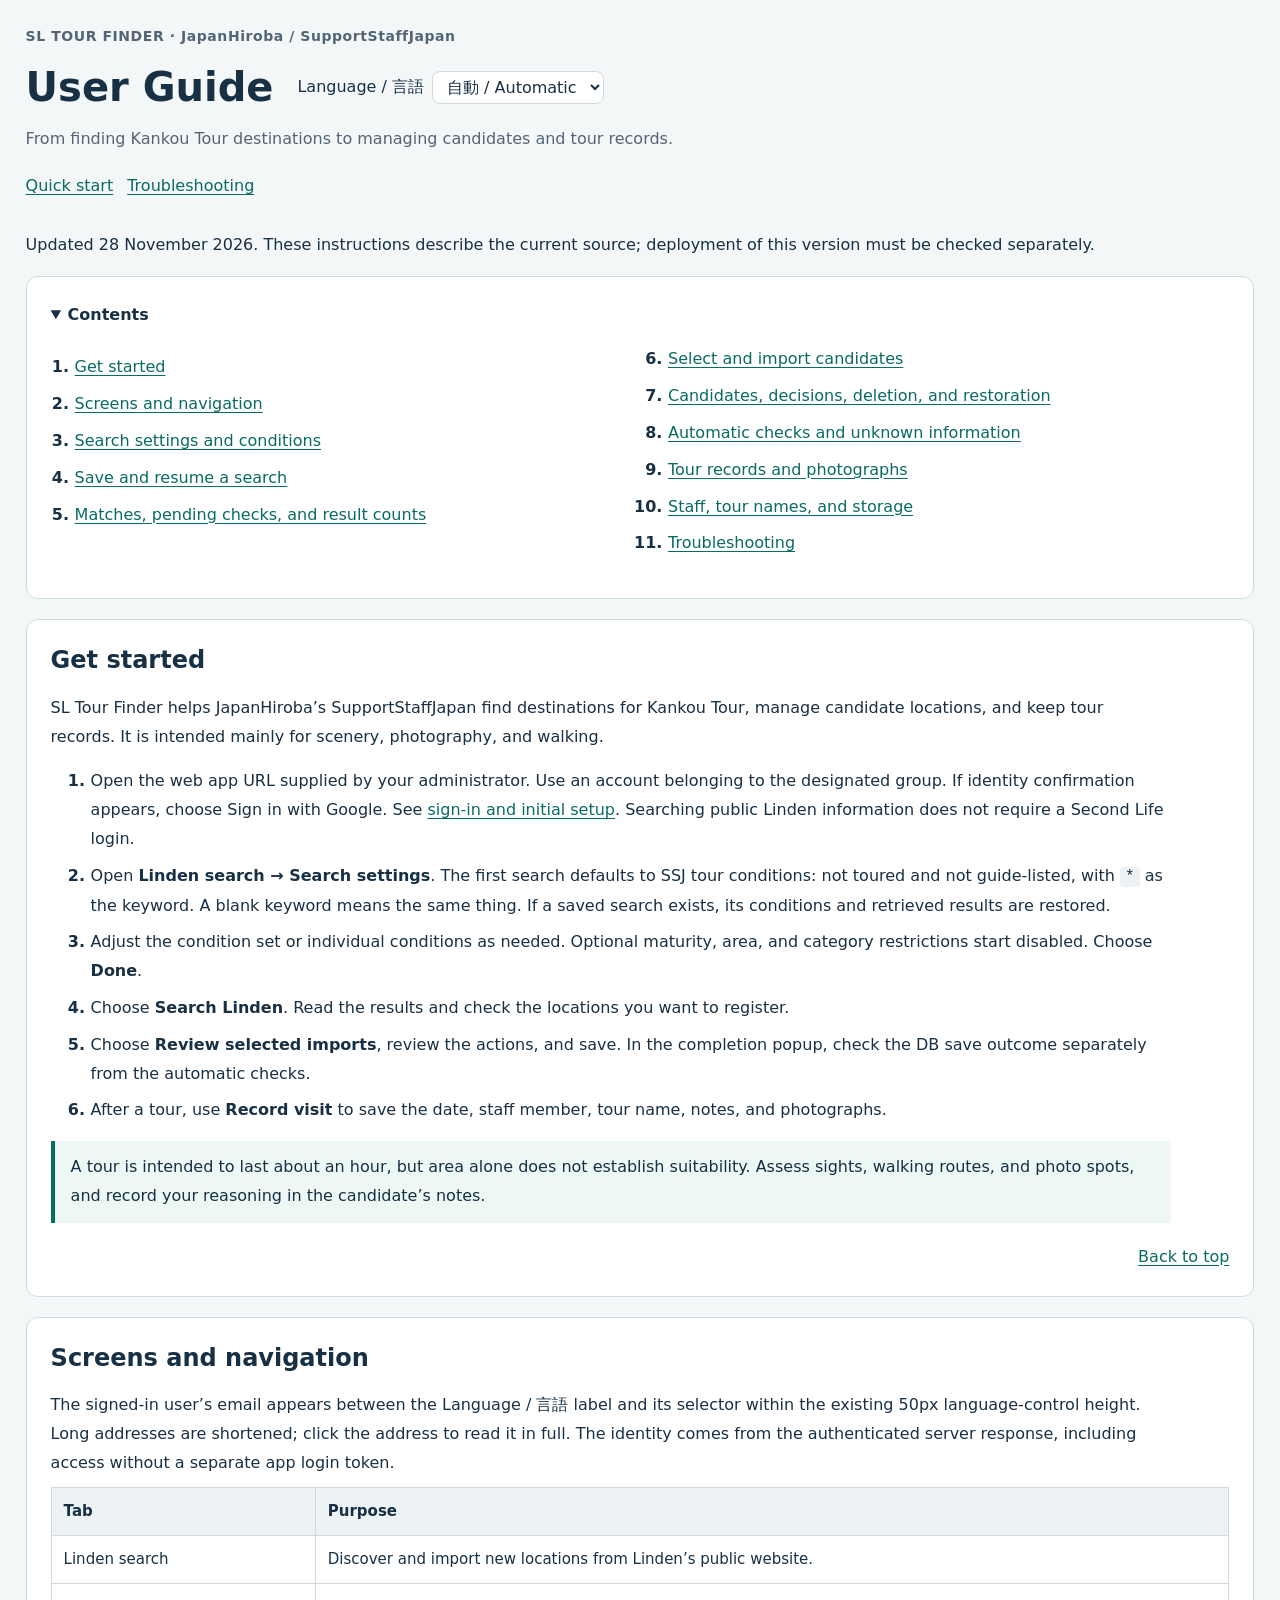
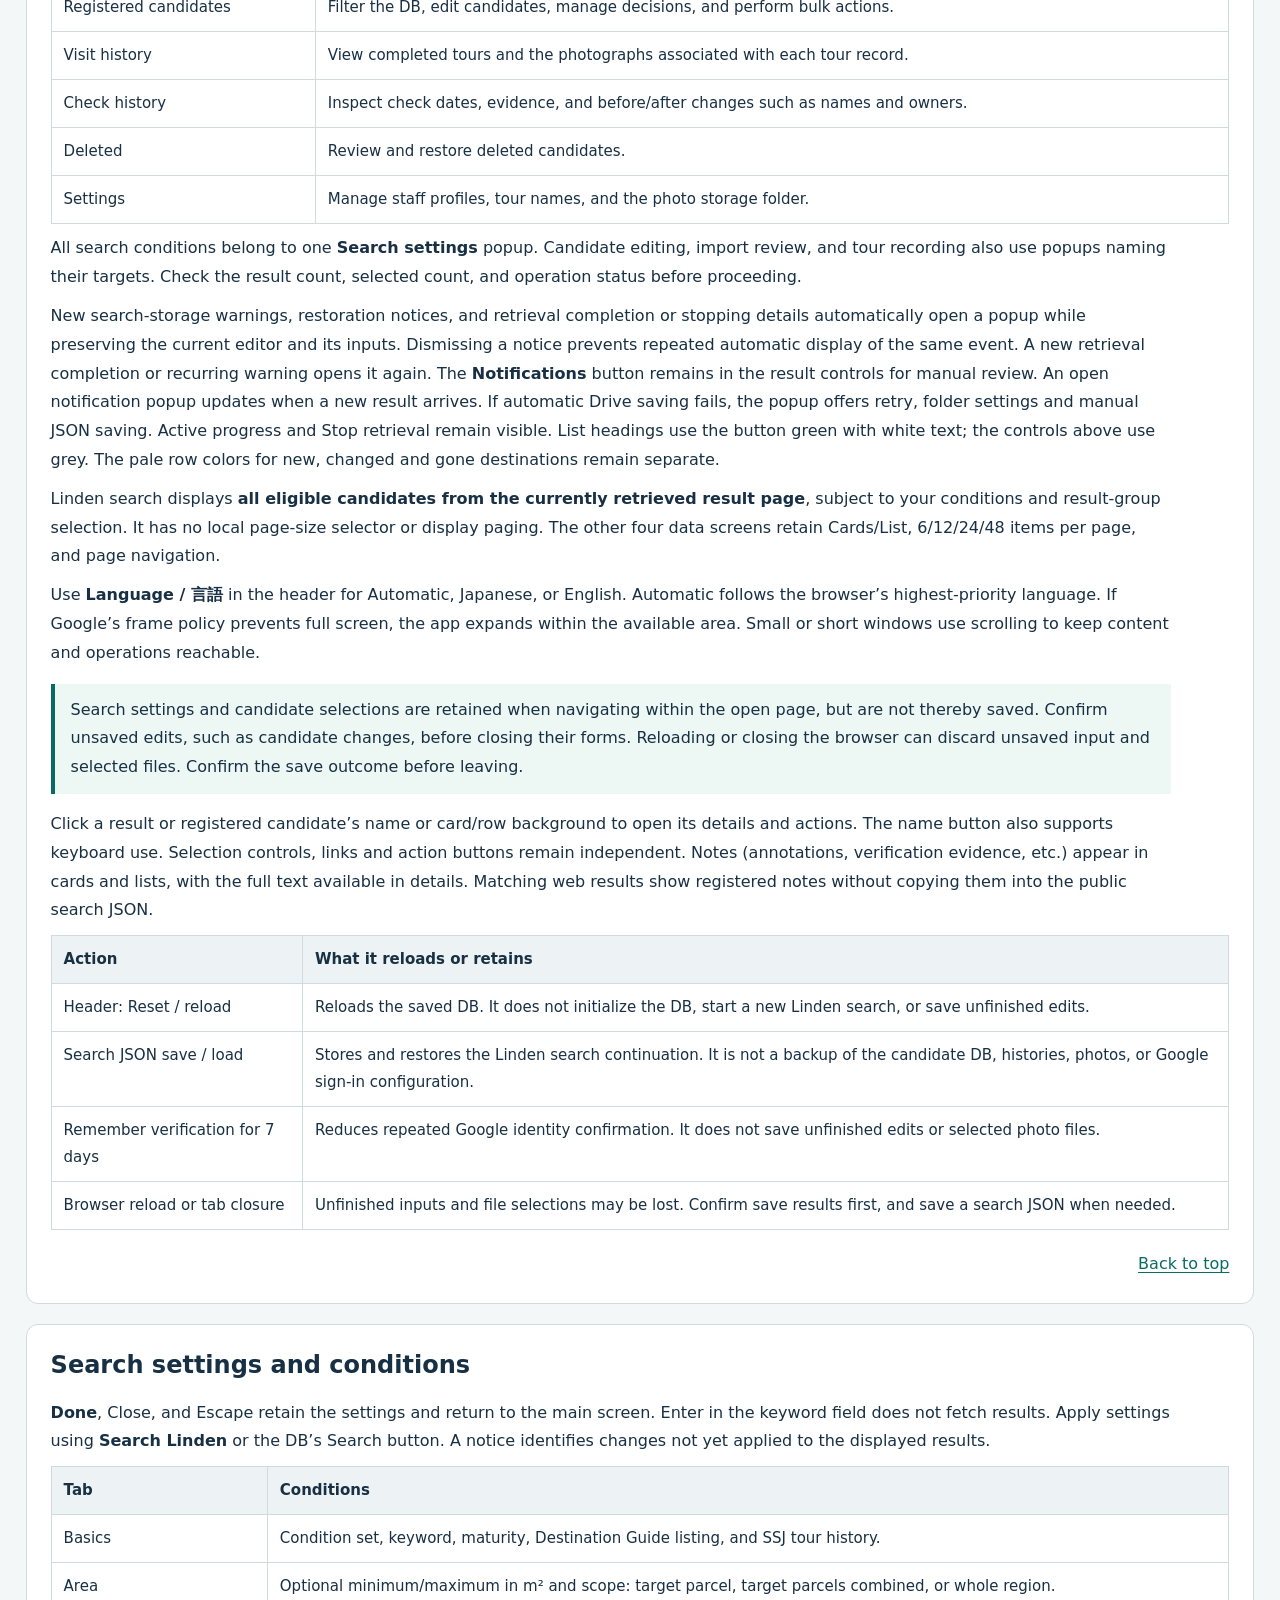
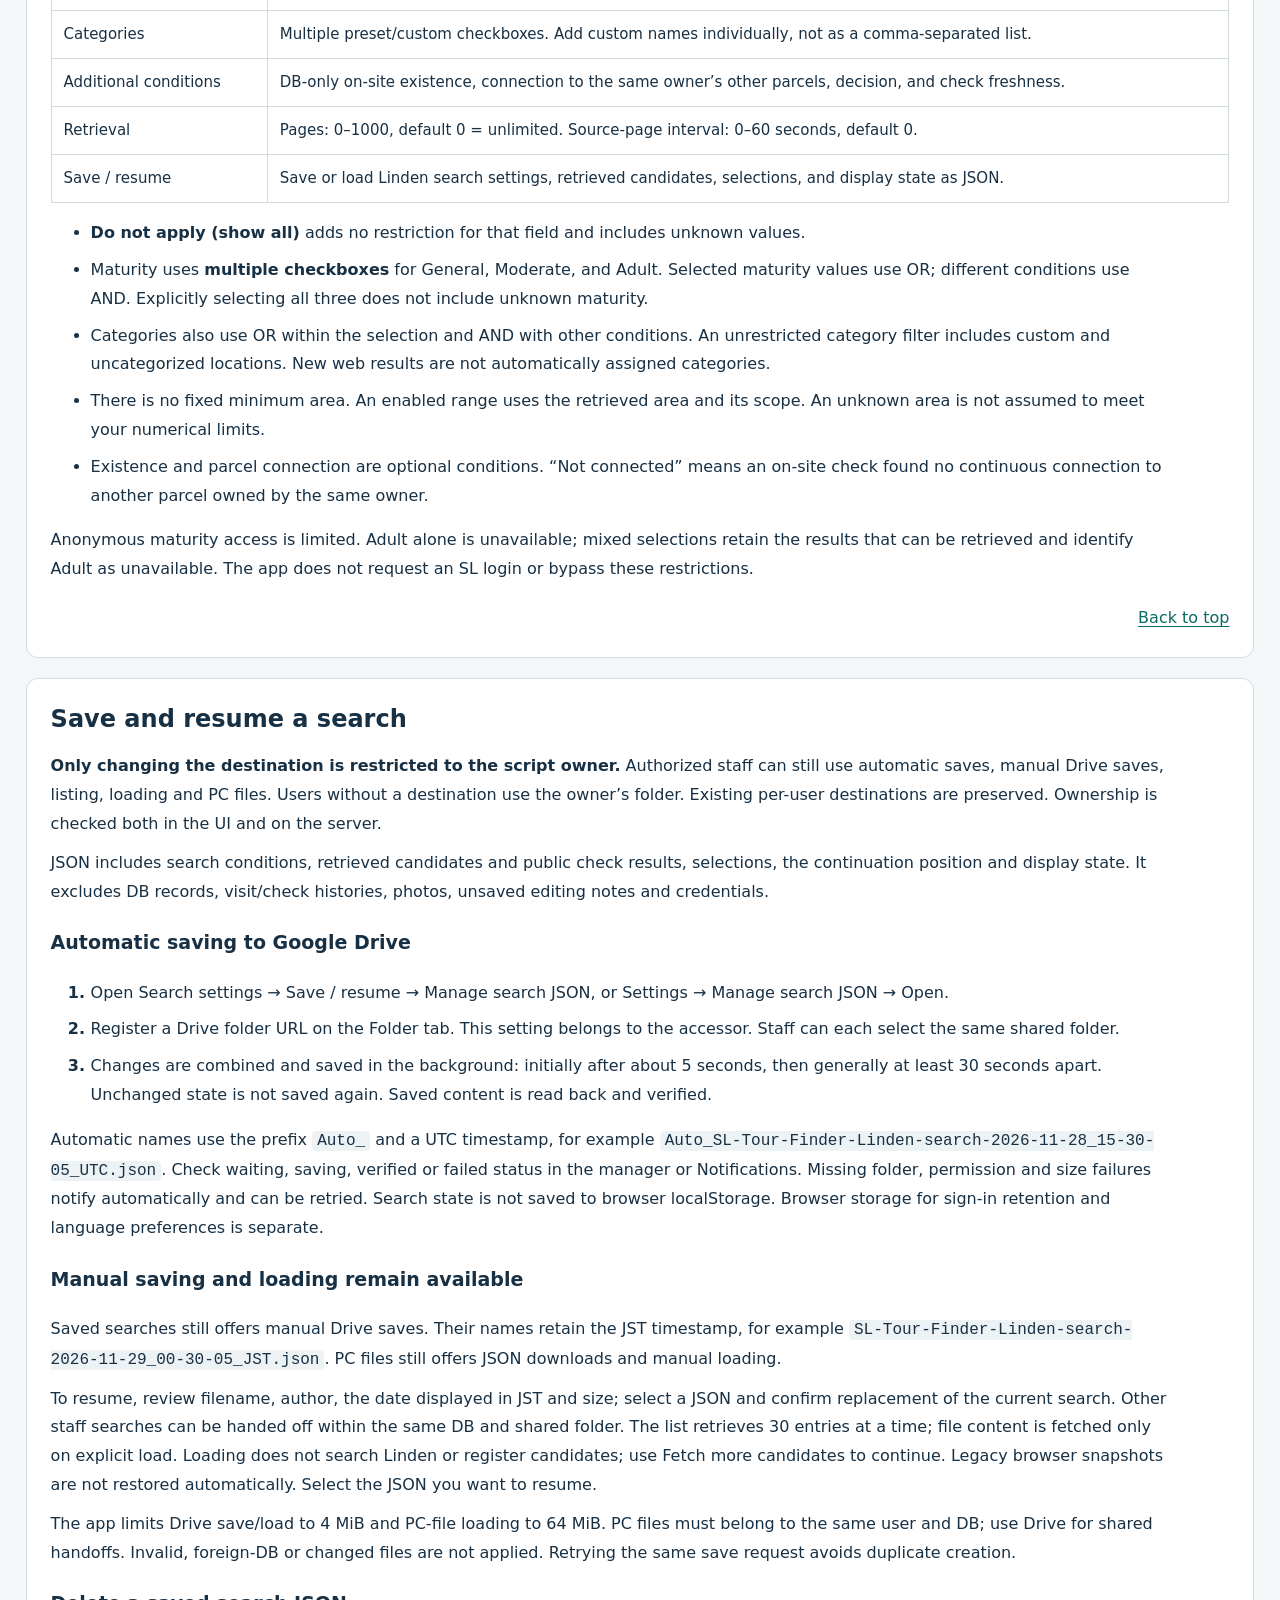
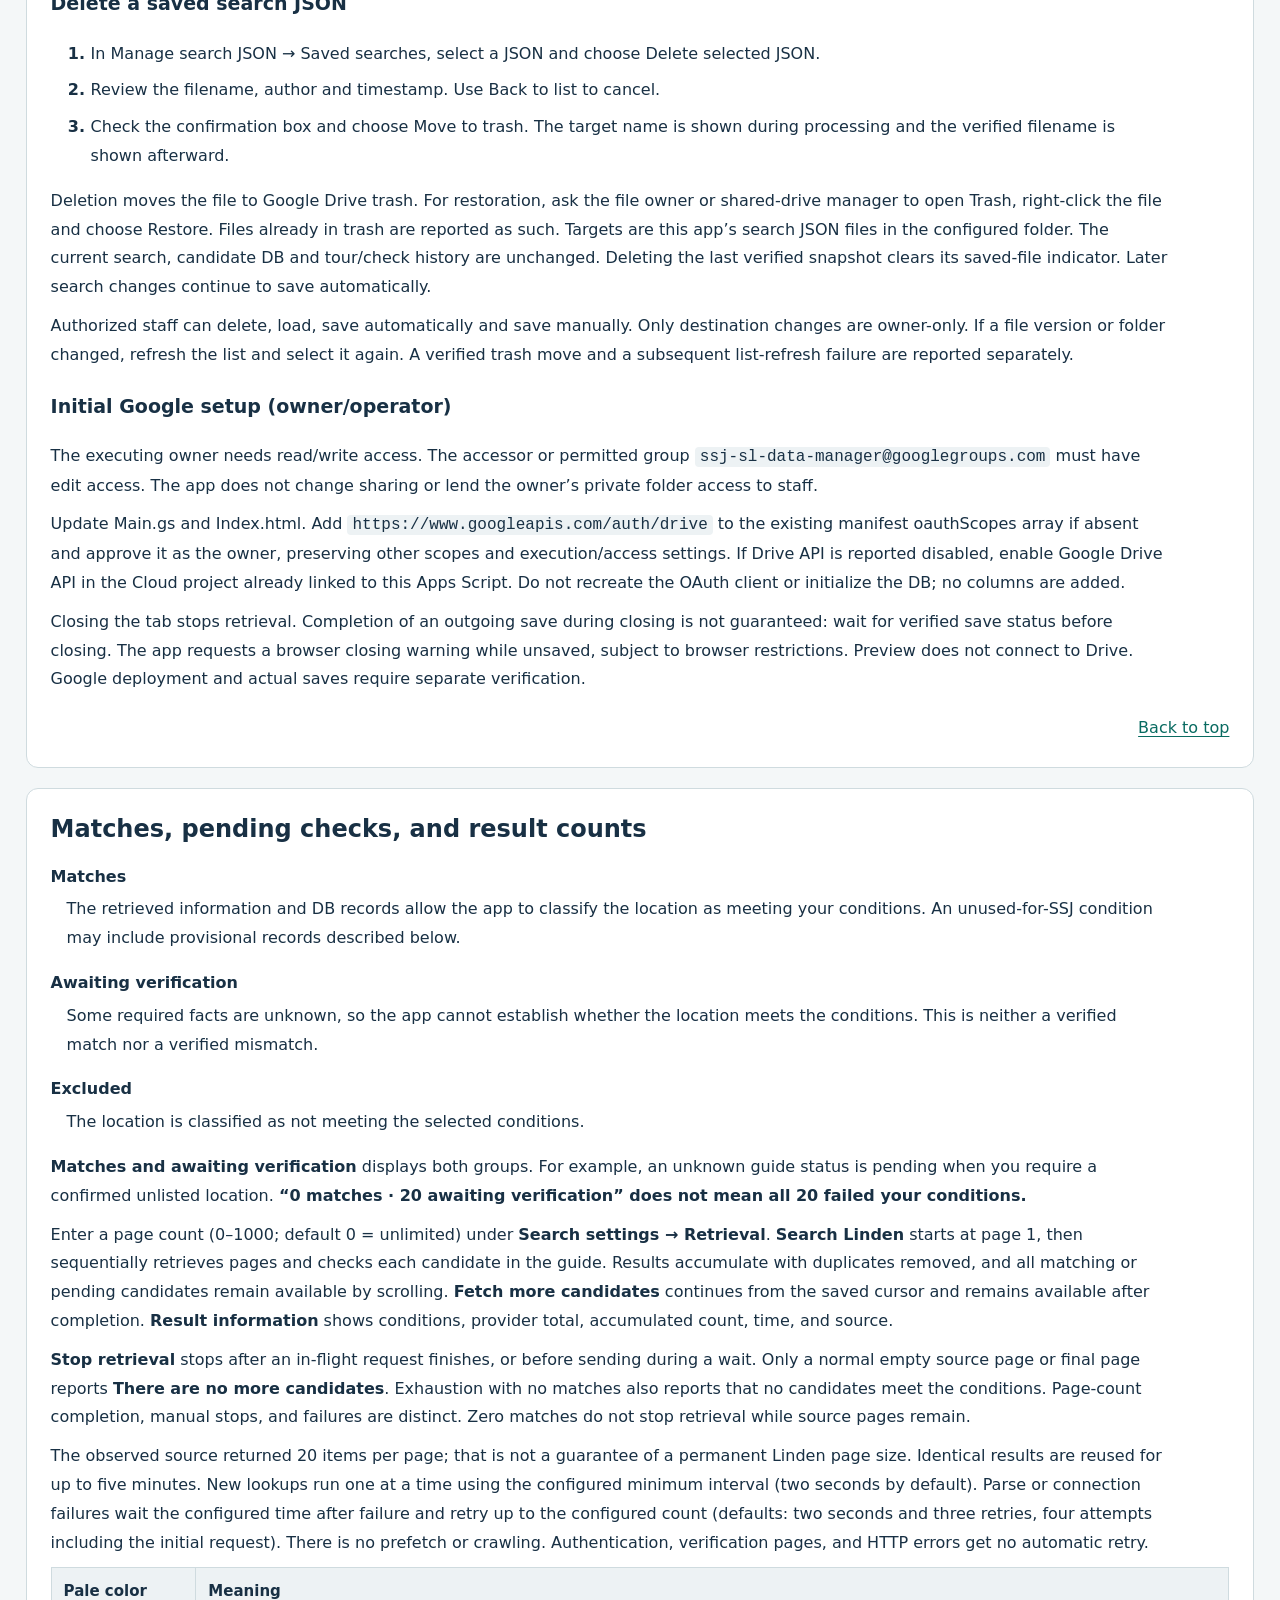
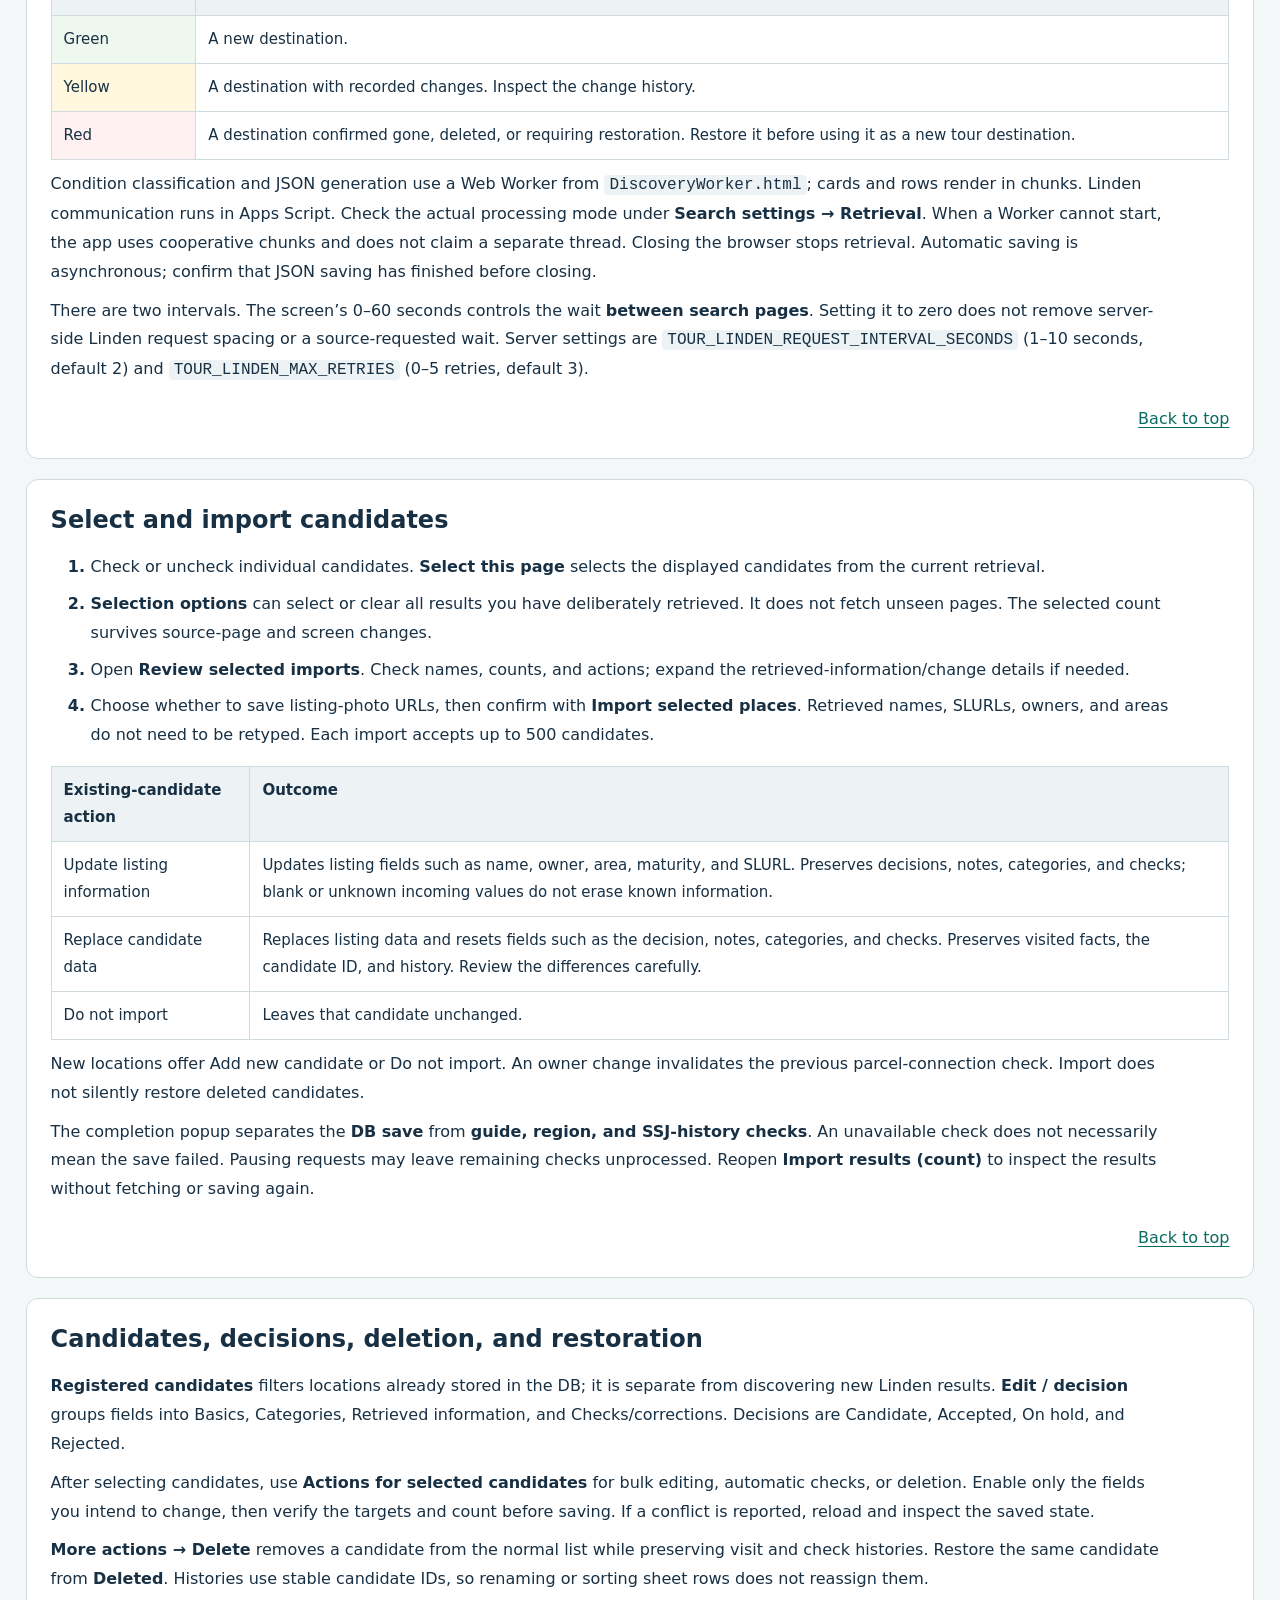
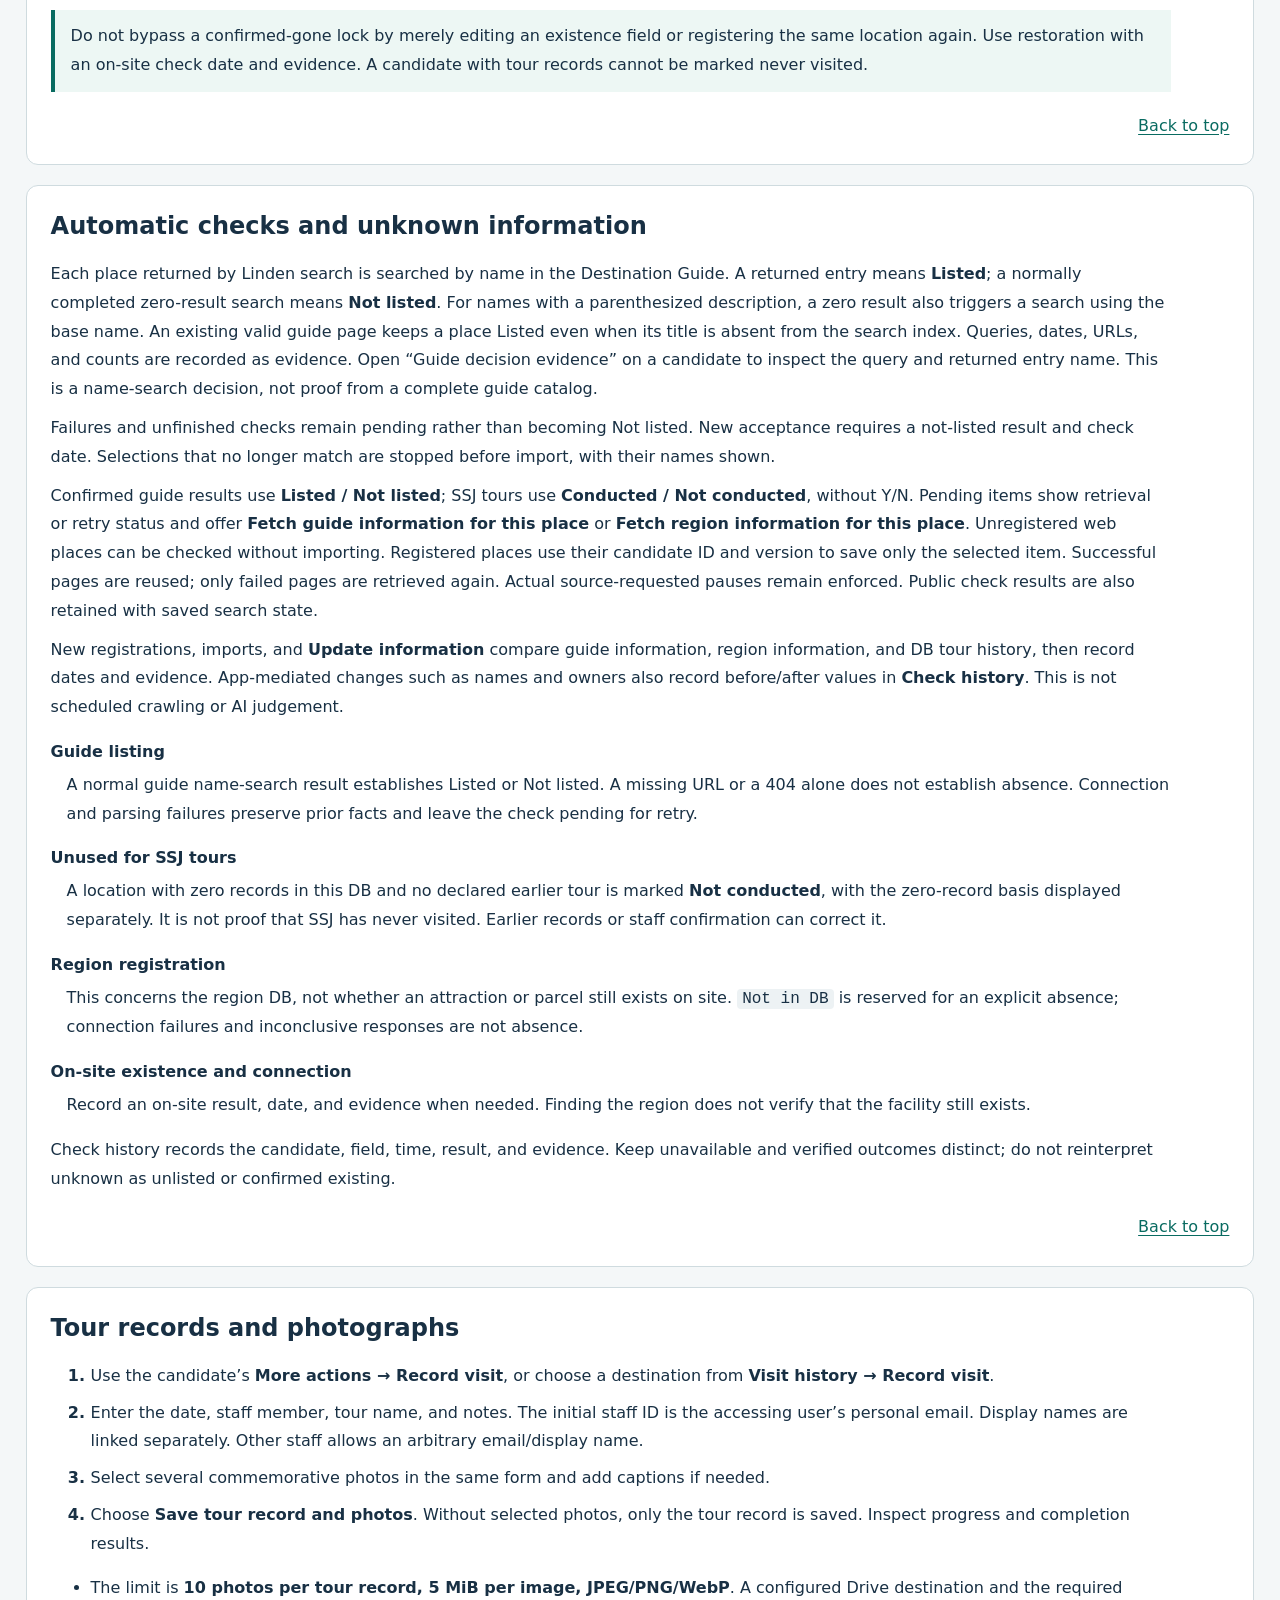
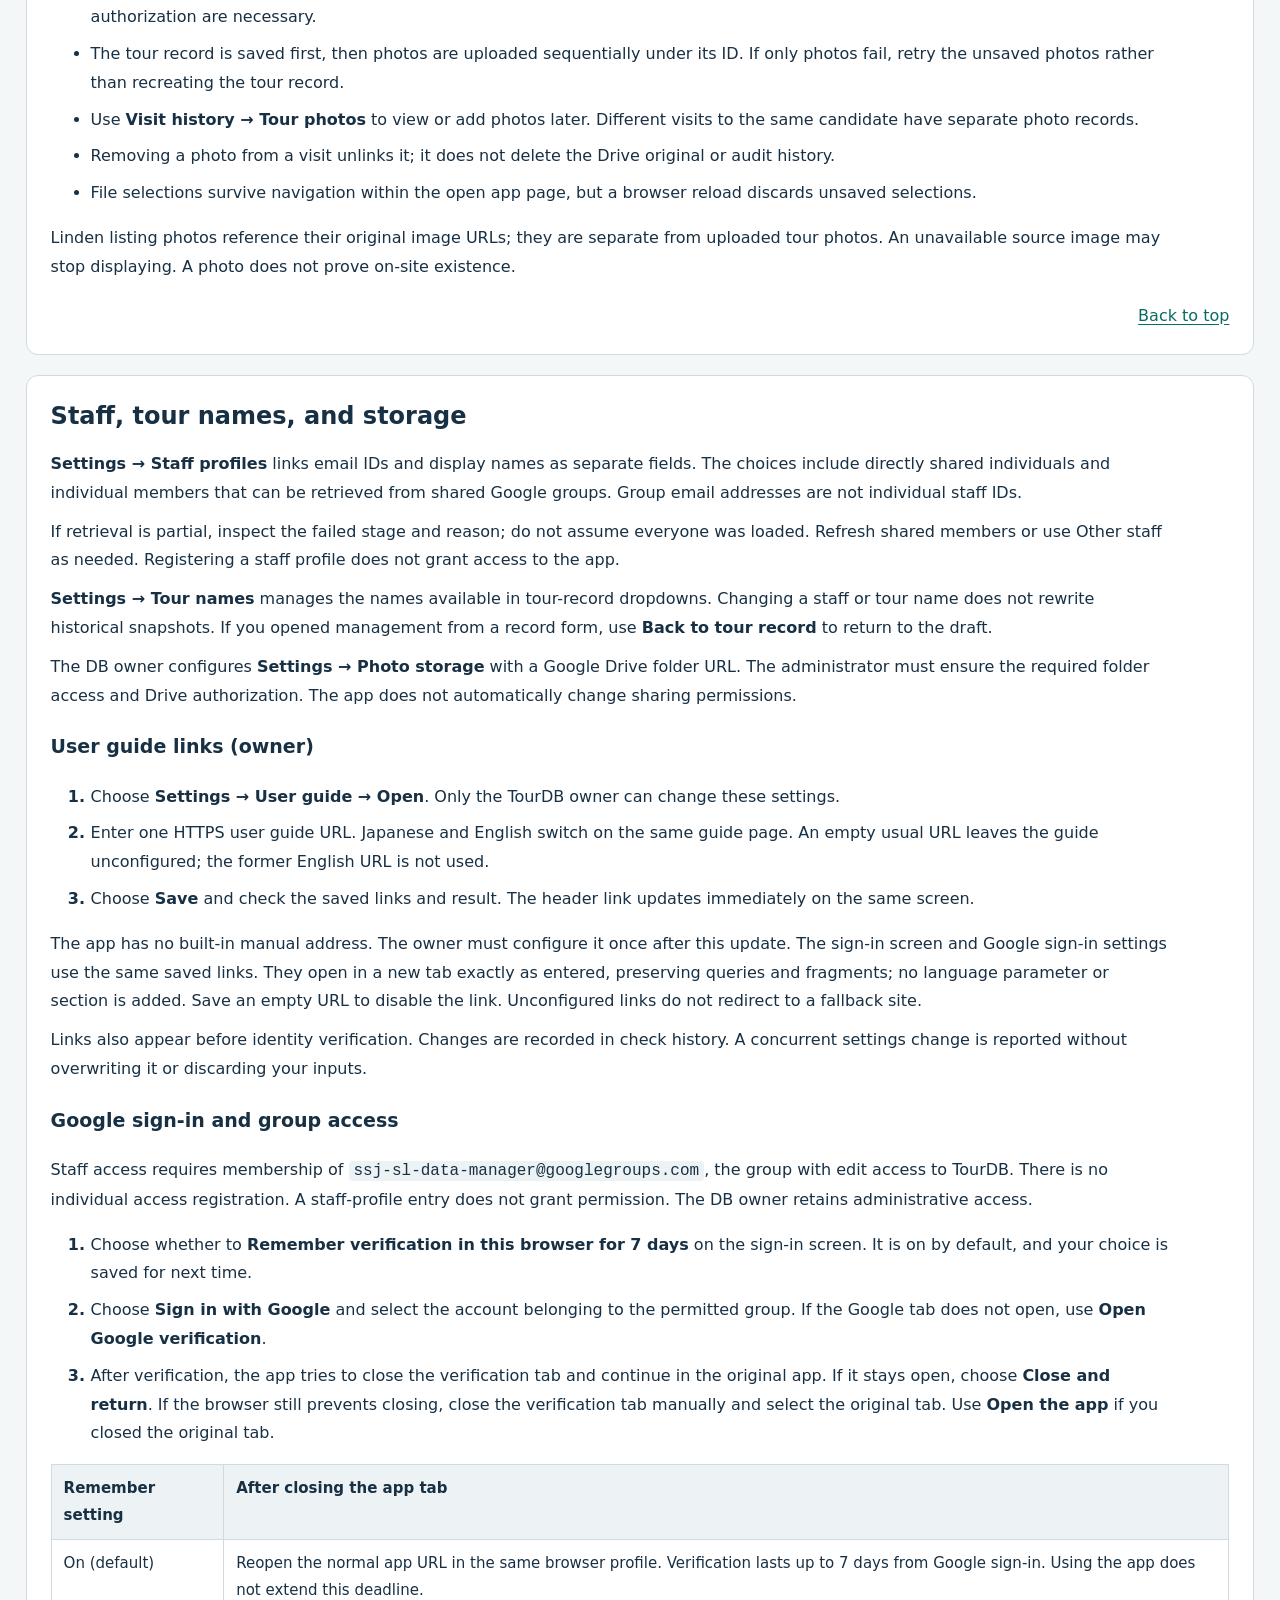
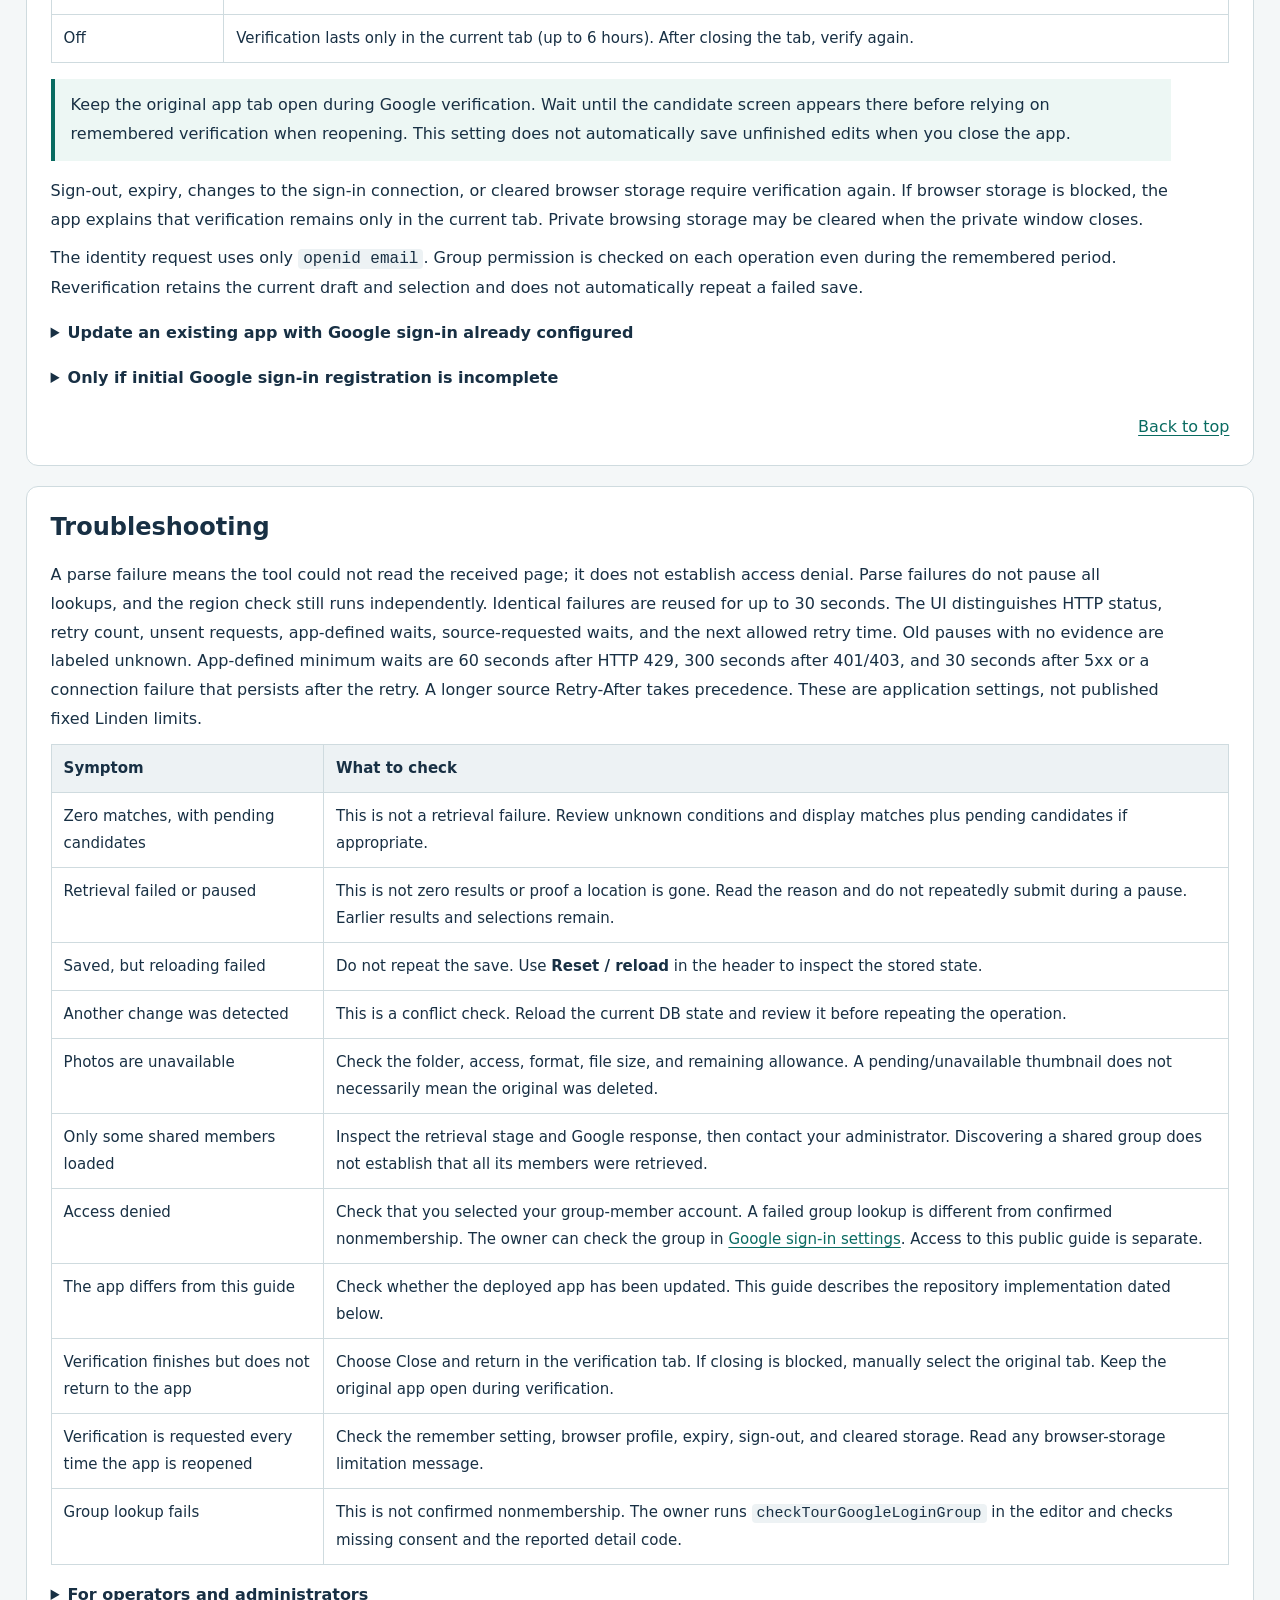
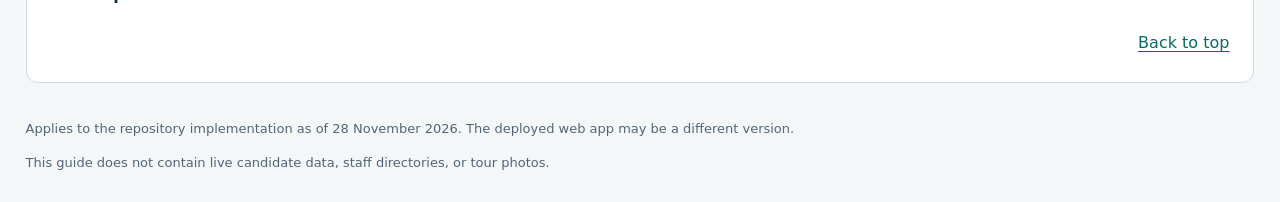
<file: index.html>
<!doctype html>
<html lang="ja">
<head>
<meta charset="utf-8">
<meta name="viewport" content="width=device-width,initial-scale=1">
<meta name="description" content="SL Tour Finderの取扱説明書 / SL Tour Finder user guide. 日本語・Englishを同じページで切り替えられます。">
<title>SL Tour Finder — 取扱説明書 / User Guide</title>
<link rel="stylesheet" href="docs/manual.css?v=c1d930876c6a">
<script src="docs/manual.js?v=21057b363cda" defer></script>
</head>
<body id="top">
<div class="guide-toolbar"><label for="guide-language">Language / 言語</label><select id="guide-language"><option value="auto">自動 / Automatic</option><option value="ja">日本語</option><option value="en">English</option></select></div>
<div id="guide-body" lang="ja"><a class="skip" href="#content">本文へ移動</a><header><div class="brand">SL TOUR FINDER · JapanHiroba / SupportStaffJapan</div><div class="guide-heading"><h1>取扱説明書</h1></div><p class="subtitle">「Kankou Tour」の行き先検索から、候補選定・ツアーの実施記録まで。</p><nav aria-label="説明書の案内"><a href="#start">最初の操作</a><a href="#trouble">困ったとき</a></nav></header>
<main id="content"><p class="muted">更新日：2026年11月28日。現行ソースの操作説明です。公開中のアプリへ反映済みかは別途確認してください。</p><details class="toc" open><summary>目次</summary><ol><li><a href="#start">まず使ってみる</a></li><li><a href="#navigation">画面と基本操作</a></li><li><a href="#search">検索設定と条件の組み合わせ</a></li><li><a href="#resume">検索の続きを保存・再開</a></li><li><a href="#results">一致・確認待ち・取得件数の読み方</a></li><li><a href="#import">候補を選んで取り込む</a></li><li><a href="#candidates">登録済み候補・採否・削除と復元</a></li><li><a href="#checks">自動確認と「未確認」の扱い</a></li><li><a href="#tours">ツアー実施記録と記念写真</a></li><li><a href="#settings">担当者・ツアー名・保存先</a></li><li><a href="#trouble">困ったとき</a></li></ol></details><section id="start" aria-labelledby="h-start"><h2 id="h-start">まず使ってみる</h2><p>SL Tour Finderは、JapanHirobaのSupportStaffJapanが行う「Kankou Tour」の行き先を探し、候補の選定と実施記録を管理するWebアプリです。主な用途は景観・撮影・散策です。</p><ol><li>運用担当者から案内されたWebアプリURLを開きます。利用には指定グループへの所属が必要です。本人確認画面が出た場合は「Googleでログイン」で所属アカウントを選びます。<a href="#google-login">ログインと初回設定</a>を参照してください。Lindenの公開情報を探すためにSecond Lifeへログインする必要はありません。</li><li>「Linden検索」→「検索設定」を開きます。初回はSSJツアー向け（未実施・公式未掲載）、検索語は <code>*</code> です。空欄も同じ扱いです。前回の検索は「検索JSONの管理」で読み込みます。</li><li>必要なら条件セットや個別条件を変更します。成熟カテゴリ・面積・カテゴリー等の追加条件は未適用から始まります。「完了」で戻ります。</li><li>「Lindenで検索」を押します。候補を読み、登録したい場所にチェックします。</li><li>「選択した候補の取り込みを確認」で処理方法を確認して保存します。完了後の「取り込み結果」で、DB保存と照合結果を別々に確認します。</li><li>ツアーを行ったら「実施を記録」で日付・担当者・ツアー名・メモ・記念写真を保存します。</li></ol><aside>ツアーの目安は約1時間ですが、面積だけで適性を確定しません。見どころ・散策ルート・撮影スポットを見て判断し、候補のメモに残してください。</aside><a class="back" href="#top">先頭へ戻る</a></section>
<section id="navigation" aria-labelledby="h-navigation"><h2 id="h-navigation">画面と基本操作</h2><div class="table-wrap"><table><thead><tr><th>タブ</th><th>用途</th></tr></thead><tbody><tr><td>Linden検索</td><td>Lindenの公開Webから新しい候補を探して取り込む。</td></tr><tr><td>登録済み候補</td><td>DB内の候補を絞り込み、編集・採否変更・一括操作を行う。</td></tr><tr><td>実施履歴</td><td>ツアーの実施記録と、その回に関連付けた記念写真を見る。</td></tr><tr><td>確認履歴</td><td>確認日時・根拠・名称や所有者等の変更前後を確認する。</td></tr><tr><td>削除済み</td><td>削除した候補を確認して復元する。</td></tr><tr><td>設定</td><td>担当者・ツアー名・記念写真の保存先・検索JSONを管理する。所有者は取説URLとGoogleログインも設定する。</td></tr></tbody></table></div><p>検索条件は1つの「検索設定」ポップアップで編集します。候補編集、取り込み確認、実施記録等も対象名が表示されたポップアップで行います。メイン画面の件数・選択数・状態表示を確認してから操作してください。</p><p>検索の保存・復元の警告、復元通知、Lindenの取得終了・停止は、新しい通知が発生すると自動でポップアップ表示します。編集中の画面・入力は保持します。同じ通知は閉じた後に繰り返し表示せず、新しい取得完了や再発した警告は再び自動表示します。結果操作欄の<strong>「通知」</strong>ボタンも残し、閉じた後も再確認できます。開いている通知には新しい結果を反映します。保存できない場合はポップアップから検索JSONを保存できます。取得中の進捗と停止操作は引き続き表示します。一覧の列見出しはボタンと同じグリーンに白文字、その上の操作エリアはグレーです。候補の新規・変更・消滅を表す淡い行色は別に維持します。</p><p>Linden検索は、今回の取得分のうち条件と表示グループに該当する候補を<strong>全件表示</strong>します。表示件数指定や表示用のページ送りはありません。ほかの4つのデータ画面では、カード／一覧、6・12・24・48件表示、ページ送りを利用できます。</p><p>上部の「Language / 言語」は自動／日本語／Englishを切り替えます。ラベルと選択欄の間にログイン中の利用者のメールアドレスを表示します。言語欄は高さ50px内に収めます。長いアドレスは省略表示し、クリックすると全文を確認できます。自動はブラウザーの最優先言語に従います。「全画面」がGoogleのフレーム制限で使えない場合は、表示可能な領域内で拡張します。狭い・低い画面では全体スクロールで操作と全文に到達できます。</p><aside>検索設定の指定や候補の選択は画面内の移動でも保持しますが、保存したことにはなりません。候補編集などの未保存入力は、閉じる前に保存結果を確認してください。ブラウザー自体の再読み込み・終了では未保存入力や選択ファイルを失うことがあります。保存結果を確認してから閉じてください。</aside><p>検索結果・登録済み候補のカードや一覧行の名前・余白をクリックすると、対象の「詳細・操作」が開きます。名前はキーボードでも操作できます。チェック、リンク、操作ボタンは独立して動きます。「メモ(注記・確認根拠など)」はカードと一覧に表示し、詳細では全文を読めます。登録済み候補と同じWeb結果にもメモを表示しますが、公開検索JSONには保存しません。</p><div class="table-wrap"><table><thead><tr><th>操作</th><th>読み直す・保持する内容</th></tr></thead><tbody><tr><td>上部の「リセット読み込み」</td><td>保存済みDBを読み直します。DB初期化やLindenの再検索ではありません。未保存の編集をDBへ保存する操作でもありません。</td></tr><tr><td>検索JSONの保存・読み込み</td><td>Linden検索の続きだけを保存・復元します。候補DB・履歴・写真・Googleログイン設定のバックアップではありません。</td></tr><tr><td>本人確認の7日間保持</td><td>Googleでの再確認を省く設定です。未保存の編集や選択写真を保存する機能ではありません。</td></tr><tr><td>ブラウザーの再読み込み・タブ終了</td><td>未保存入力・選択ファイルは失われる場合があります。保存結果を確認し、Linden検索の続きは必要に応じてJSONにも保存してください。</td></tr></tbody></table></div><a class="back" href="#top">先頭へ戻る</a></section>
<section id="search" aria-labelledby="h-search"><h2 id="h-search">検索設定と条件の組み合わせ</h2><p>「完了」・閉じる・Escapeは指定を保持して戻るだけです。検索語のEnterでも取得しません。メイン画面の<strong>「Lindenで検索」</strong>またはDBの検索ボタンで条件を反映します。未反映の変更がある場合は、その旨を表示します。</p><div class="table-wrap"><table><thead><tr><th>タブ</th><th>設定する内容</th></tr></thead><tbody><tr><td>基本</td><td>条件セット、検索語、成熟カテゴリ、行き先ガイド掲載、SSJ実施状況。</td></tr><tr><td>面積</td><td>範囲指定、下限・上限の㎡、対象パーセル／対象パーセル合計／リージョン全体。</td></tr><tr><td>カテゴリー</td><td>プリセットと独自カテゴリーの複数チェック。独自名は1件ずつ追加し、カンマ区切りにしない。</td></tr><tr><td>追加条件</td><td>登録済みDBの現地存続、同所有者区画との接続、採否、確認日の新しさ。</td></tr><tr><td>取得</td><td>ページ数（0〜1000、既定0＝無制限）。検索ページの取得間隔は初期値0秒、0〜60秒で変更。</td></tr><tr><td>保存・再開</td><td>Linden検索の設定・取得済み候補・選択・表示状態をJSONで保存・読み込み。</td></tr></tbody></table></div><ul><li>追加条件の「適用しない（全て出る）」は、その項目では制限しないという意味です。未確認も含みます。</li><li>成熟カテゴリはGeneral／Moderate／Adultの<strong>複数チェック</strong>です。選択同士はOR、ほかの条件とはANDです。3つを明示指定した場合は成熟カテゴリ未確認の場所を含みません。</li><li>カテゴリーも複数選択内はOR、ほかの条件とはANDです。未適用なら独自カテゴリー・未分類も含みます。新しいWeb候補のカテゴリーは自動推定しません。</li><li>面積に固定の最低値はありません。範囲を指定した場合は取得した面積と対象範囲を使います。面積未確認は指定値に合うと見なしません。</li><li>現地存続・区画接続は既定の必須条件ではありません。「接続なし」は同じ所有者の別区画と地続きではないという確認です。</li></ul><p>公開取得できる成熟カテゴリには制限があります。Adultだけの指定は取得不可、ほかとの併用では取得できる結果を残してAdult取得不能を案内します。SLアカウントのログインや制限回避は行いません。</p><a class="back" href="#top">先頭へ戻る</a></section>
<section id="resume" aria-labelledby="h-resume"><h2 id="h-resume">検索の続きを保存・再開</h2><p><strong>所有者限定なのは保存先の変更だけです。</strong>自動保存・Driveへの手動保存・一覧・読み込み・PCファイル操作は、許可されたスタッフが引き続き利用できます。未設定の利用者は所有者の保存先を使用します。既存の個人別保存先は変更・削除しません。保存先の変更は画面とサーバーの両方で所有者を確認します。</p><p>検索条件・取得済み候補と公開照会結果・候補の選択・取得を再開する位置・表示状態をJSONで保存します。DB本体・実施／確認履歴・写真・未保存の編集メモ・認証情報は含みません。</p><h3>Google Driveへの自動保存</h3><ol><li>「検索設定 → 保存・再開 → 検索JSONの管理」、または「設定 → 検索JSONの管理 → 開く」を選びます。</li><li>所有者が「保存先」でGoogle DriveのフォルダーURLを登録します。所有者以外は現在のURLを閲覧・コピーできますが、入力欄は読み取り専用、変更ボタンはグレー表示です。</li><li>検索の変更はバックグラウンドでまとめて保存します。最初は約5秒後、以後は原則30秒以上の間隔を空けます。変わっていない状態は保存しません。保存後は内容を読み直して確認します。</li></ol><p>自動保存名は <code>Auto_SL-Tour-Finder-Linden-search-2026-11-28_15-30-05_UTC.json</code> のように、接頭辞 <code>Auto_</code> とUTCの年月日時刻付きです。管理画面と「通知」の保存状態で、待機中・保存中・確認済み・失敗を確認できます。保存先未設定・権限不足・容量超過などは自動通知し、再試行できます。検索状態をブラウザーのlocalStorageへは保存しません。ログイン保持と言語設定のブラウザー保存は別です。</p><h3>手動保存・読み込みも使えます</h3><p>「保存済み」で現在の検索をDriveへ手動保存できます。手動保存名は従来どおり <code>SL-Tour-Finder-Linden-search-2026-11-29_00-30-05_JST.json</code> です。「PCファイル」ではJSONのダウンロードと手動読み込みも使えます。</p><p>再開するときは、一覧で名前・保存者・JST表示の日時・サイズを確認してJSONを選び、現在の検索を置き換える確認にチェックして読み込みます。同じDBの共有フォルダーでは他スタッフの検索も引き継げます。一覧は30件ずつ取得し、本文は明示的な読み込み時に取得します。読み込みだけでLindenへ再検索・DB登録は行わず、続きは「追加取得」で開始します。以前のブラウザー保存を自動復元しません。必要なJSONを選んで再開してください。</p><p>Drive保存・読込上限はアプリ側で4 MiB、PCファイル読込は64 MiBです。PCファイルは同じ利用者・DBのものを読み込みます。共同引き継ぎはDriveの一覧を使います。不正な形式・別DB・変更済みファイルは現在の検索へ適用しません。同じ保存要求の再試行は重複作成を防ぎます。</p><h3>保存済み検索JSONを削除する</h3><ol><li>「検索JSONの管理 → 保存済み」で削除するJSONを選び、「選択したJSONを削除」を押します。</li><li>表示されたファイル名・保存者・保存日時を確認します。中止するときは「一覧へ戻る」を押します。</li><li>確認チェックを付けて「ゴミ箱へ移動」を押します。処理中は対象名を表示し、完了後に移動を確認したファイル名を表示します。</li></ol><p>削除はGoogle Driveのゴミ箱への移動です。復元が必要なときはファイルの所有者または共有ドライブの管理者へ依頼します。管理者がDriveのゴミ箱で対象ファイルを右クリックして復元します。既にゴミ箱にある場合は、その状態を表示します。削除対象は設定済み保存先にある本アプリの検索JSONです。現在の検索・候補DB・実施／確認履歴は変更しません。最後に保存したJSONを削除した場合は、そのファイルの保存済み表示を解除します。以後の検索変更は引き続き自動保存します。</p><p>削除・読み込み・自動保存・手動保存は、許可されたスタッフが利用できます。所有者限定は保存先の変更だけです。ファイルの版や保存先が変わっている場合は、一覧を更新して選び直してください。ゴミ箱移動を確認済みで一覧の再取得だけ失敗した場合は、両方を分けて表示します。</p><h3>初回のGoogle設定（所有者・運用担当者）</h3><p>実行所有者が読み書きでき、アクセス者本人または指定グループ <code>ssj-sl-data-manager@googlegroups.com</code> に編集共有されたフォルダーを使います。共有設定をアプリから変更しません。所有者の私有フォルダー権限だけでスタッフに利用させません。</p><p>この版はMain.gs・Index.htmlを更新します。既存マニフェストのoauthScopesに <code>https://www.googleapis.com/auth/drive</code> がなければ追加し、所有者が承認してください。他のスコープ・実行者・アクセス設定は維持します。Drive API無効と表示された場合だけ、既に紐付いたCloudプロジェクトでGoogle Drive APIを有効化します。OAuthクライアント再登録・DB初期化・列追加は不要です。</p><p>タブを閉じると取得は停止します。終了時の送信完了は保証できないため、保存状態が確認済みになってから閉じてください。未保存状態ではブラウザーの終了確認を要求しますが、表示はブラウザー側の制限に従います。プレビューはDriveに接続しません。Google上の反映・実保存は別途確認が必要です。</p><a class="back" href="#top">先頭へ戻る</a></section><section id="results" aria-labelledby="h-results"><h2 id="h-results">一致・確認待ち・取得件数の読み方</h2><dl><dt>一致</dt><dd>取得情報とDB記録から、指定した条件に合うと判定した候補です。SSJ未実施には後述の仮登録が含まれる場合があります。</dd><dt>確認待ち</dt><dd>未確認の項目があり、条件に合うか確定できない候補です。条件一致済みでも、条件不一致でもありません。</dd><dt>不一致</dt><dd>指定した条件に合わないと判定した候補です。</dd></dl><p>「一致と確認待ち」は両方を表示する設定です。例えば公式未掲載を指定した時、掲載有無が未確認なら確認待ちです。<strong>「一致0件・確認待ち20件」は、20件が不一致という意味ではありません。</strong></p><p>「検索設定 → 取得」で、ページ数を指定します（0〜1000、既定0＝無制限）。「Lindenで検索」で1ページ目から開始し、ページ取得と候補ごとのガイド検索を順番に行います。候補は重複を除いて累積し、スクロールして全件読めます。「追加取得」は続きから取得し、完了後も押せます。「取得情報」で条件・掲載総数・累計件数・日時・参照元を確認します。</p><p>「取得を停止」で途中停止できます。通常の空ページまたは最終ページに達した時だけ<strong>「もうこれ以上の候補はありません」</strong>と表示します。全取得後に一致0件なら条件一致する候補がないことも案内します。指定ページ数での停止、途中停止、失敗は別表示です。条件一致0件でも取得元に続きがあれば継続します。</p><p>確認できた取得元は1ページ20件でした。検索ページの取得間隔は「検索設定 → 取得」で0〜60秒、初期値0秒です。リンデンのおすすめ行き先ガイド掲載判定は5件ずつまとめて送り、候補ごとのブラウザー側の待機を入れません。判定中も閲覧・表示切替・選択・取り込み確認・候補の編集保存を続けられます。保存・手動照会を優先します。進捗は専用欄へ表示し、操作結果の通知を上書きしません。サーバー側の待機指定・運用間隔が長ければそちらを優先します。同じ照会は5分再利用し、並列取得しません。サーバー内部の解析・通信失敗の再試行は運用設定（未設定時2秒・再試行3回）に従います。認証要求・確認用画面・拒否・回数制限では停止します。</p><div class="table-wrap"><table><thead><tr><th>淡い色</th><th>意味</th></tr></thead><tbody><tr><td class="new">緑</td><td>新規の行き先。</td></tr><tr><td class="changed">黄</td><td>記録後に変更があった行き先。変更履歴を確認する。</td></tr><tr><td class="gone">赤</td><td>消滅確認済み・削除済み等、復元が必要な行き先。復元まで新たな行き先に使えない。</td></tr></tbody></table></div><p>検索の条件判定とJSON生成は <code>DiscoveryWorker.html</code> のWeb Workerで処理し、カード・行は小分けに描画します。Lindenへの通信はApps Script側です。「検索設定 → 取得」で実際の処理方式を確認してください。Workerを使えない場合は画面と協調する分割処理へ切り替え、別スレッドで動いたとは表示しません。ブラウザーを閉じると取得は停止します。自動保存は非同期なので、閉じる前にJSON保存の完了を確認してください。</p><p>取得間隔には2種類あります。画面の0〜60秒は<strong>検索ページ間</strong>の待機です。0秒でも、サーバー側のLinden照会間隔や取得先の待機指定は省略しません。サーバー側は <code>TOUR_LINDEN_REQUEST_INTERVAL_SECONDS</code>（1〜10秒、既定2）と <code>TOUR_LINDEN_MAX_RETRIES</code>（0〜5回、既定3）で設定します。</p><a class="back" href="#top">先頭へ戻る</a></section>
<section id="import" aria-labelledby="h-import"><h2 id="h-import">候補を選んで取り込む</h2><ol><li>個別のチェックで候補をON/OFFします。「このページを全選択」は、現在表示している取得分が対象です。</li><li>「選択の操作」で手動取得済みの結果全体を選択・解除できます。未取得ページを取得する操作ではありません。選択数は別の取得元や画面へ移動しても保持します。</li><li>「選択した候補の取り込みを確認」を開きます。対象名・件数・処理方法を確認し、必要なら「取得情報・変更内容を見る」を開きます。</li><li>掲載写真のURLを保存するか選び、「選択した候補を取り込む」で確定します。取得済みの名称・SLURL・所有者・面積等を再入力する必要はありません。一括取り込みは1回500件までです。</li></ol><div class="table-wrap"><table><thead><tr><th>登録済み候補の処理</th><th>結果</th></tr></thead><tbody><tr><td>掲載情報を更新</td><td>名称・所有者・面積・成熟カテゴリ・SLURL等を更新。既存の採否・メモ・カテゴリー・確認結果を保持し、空欄や未確認で既知の情報を消さない。</td></tr><tr><td>候補データを置き換え</td><td>取得情報へ置き換え、採否・メモ・カテゴリー・確認項目等を初期状態へ戻す。訪問済みの事実、候補ID、履歴は保持する。差分をよく確認する。</td></tr><tr><td>取り込まない</td><td>その候補を変更しない。</td></tr></tbody></table></div><p>新規候補は新規登録／取り込まないを選べます。所有者変更時は、以前の所有者に対する接続確認を未確認へ戻します。削除済み候補は取り込みで自動復元しません。</p><p>完了後の「取り込み結果」は、<strong>DB保存</strong>と<strong>公式掲載・リージョン・SSJ実施状況の照合</strong>を分けて表示します。「照合不能」は必ずしも保存失敗ではありません。休止中は残りの確認が未処理になる場合があります。閉じた後も「取り込み結果（件数）」で再表示できます。結果を見るだけで再照会・再保存はしません。</p><a class="back" href="#top">先頭へ戻る</a></section>
<section id="candidates" aria-labelledby="h-candidates"><h2 id="h-candidates">登録済み候補・採否・削除と復元</h2><p>「登録済み候補」の検索は、保存済みDB内の絞り込みです。新しいLinden候補の取得とは別です。「編集・採否」で基本・カテゴリー・取得情報・確認訂正のタブを切り替えます。採否は候補／採用／保留／見送りです。</p><p>複数の候補を選んだ場合は「選択した候補の操作」から一括編集・自動情報更新・削除を行います。一括編集では変更する項目を明示的にチェックし、対象名と件数を確認して保存します。更新の競合が出た場合は、保存済み状態を再取得して確認してください。</p><p>「その他の操作 → 削除」は通常の候補一覧から外す操作です。実施履歴・確認履歴は残ります。「削除済み」から同じ候補を復元できます。候補IDで関連付けるため、名前の変更やシートの並べ替えで履歴の対応を変えません。</p><aside>消滅確認済みの候補は、単に存続欄を書き換えたり、同じ場所を新規登録し直したりして再利用しないでください。「復元」で現地確認日と根拠を記録してから使います。実施履歴のある候補を未実施には変更できません。</aside><a class="back" href="#top">先頭へ戻る</a></section>
<section id="checks" aria-labelledby="h-checks"><h2 id="h-checks">自動確認と「未確認」の扱い</h2><p>場所検索で得た候補を行き先ガイドで名称検索します。検索結果ありは<strong>掲載あり</strong>、正常終了した検索が0件なら<strong>掲載なし</strong>です。名称に括弧付き説明がある場合は、全文0件のあと基礎名でも検索します。登録済みガイドURLがある場合は、0件でも掲載ページが存在すれば掲載ありを保持します。検索語・日時・URL・件数を根拠として記録します。候補の「リンデンのおすすめ行き先ガイド掲載判定の根拠」で検索語と返った掲載名を確認できます。これは名称検索の結果であり、ガイド全件を網羅した証明ではありません。</p><p>取得失敗・未処理は掲載なしにせず再試行待ちです。掲載なしと確認日がない候補は採用に変更できません。条件不一致へ変わった選択は、取り込み確認時・送信前に対象名を示して停止します。</p><p>公式掲載の確定結果は「掲載あり／掲載なし」、SSJツアーは「実施済／未実施」です。Y/Nを使いません。未処理の項目は「取得待ち／再試行待ち」とし、「この行き先の掲載情報を取得」「この行き先のリージョン情報を取得」で該当項目だけ取得します。未登録候補は取り込まずに取得でき、登録済みは該当候補ID・版を照合して選んだ項目だけ保存します。成功済みの照会は再利用し、失敗したページだけ再取得します。実際の拒否後の待機は解除しません。公開照会結果は検索状態の保存・再開にも含みます。</p><p>新規登録・取り込み後や「情報更新」では、行き先ガイド・リージョン情報・DBの実施履歴を照合して日時・根拠を保存します。名称・所有者等のアプリ経由の変更前後も「確認履歴」へ記録します。定期巡回やAIによる判定ではありません。</p><dl><dt>公式掲載</dt><dd>行き先ガイドの名称検索結果から掲載あり／掲載なしを記録します。公式URLなし・404だけでは掲載なしにしません。通信・解析失敗でも以前の確認結果を保持し、該当項目を再試行待ちにします。</dd><dt>SSJ未実施</dt><dd>SSJツアーは「実施済／未実施」で表示します。このDBの実施記録0件で過去実施の申告がない候補は「未実施」とし、記録0件という判定根拠を別表示します。過去に一度も行っていないという確認済みの意味ではありません。過去記録やスタッフ確認から訂正できます。</dd><dt>リージョン登録</dt><dd>リージョンの登録情報であり、施設・パーセルの現地存続とは別です。<code>Not in DB</code> は明確な該当なしだけを表し、通信失敗や判定不能には使いません。</dd><dt>現地存続・接続</dt><dd>必要な場合は現地の確認結果・日付・根拠を登録します。リージョンが見つかっただけで施設が存在するとは判断しません。</dd></dl><p>確認履歴では候補名・項目・日時・確認結果・根拠を確認します。取得不能と確認済みを区別し、未確認を未掲載・存在確認済みに読み替えないでください。</p><a class="back" href="#top">先頭へ戻る</a></section>
<section id="tours" aria-labelledby="h-tours"><h2 id="h-tours">ツアー実施記録と記念写真</h2><ol><li>候補の「その他の操作 → 実施を記録」、または「実施履歴 → 実施を記録」から対象を選びます。</li><li>実施日・担当者・ツアー名・メモを入力します。担当者はアクセス中の個人メールIDが初期値です。表示名は別に関連付けます。「その他」では任意のメールID・表示名を記録できます。</li><li>同じ画面で記念写真を複数選び、必要なら説明を付けます。</li><li>「実施記録と写真を保存」で保存します。写真を選ばない場合は実施記録だけを保存します。進捗と保存結果を確認します。</li></ol><ul><li>写真は<strong>1つの実施記録につき最大10枚、1枚5MiB以下、JPEG／PNG／WebP</strong>です。Driveの保存先と追加承認が必要です。</li><li>実施記録を先に保存し、そのIDに結び付けて写真を順番に保存します。写真だけが失敗した場合、保存済みの実施記録を作り直さず、未保存分を再試行します。</li><li>保存後も「実施履歴 → 記念写真」から追加・確認できます。同じ候補でも、別の実施回は別の写真記録です。</li><li>「この実施履歴から外す」は写真の関連付けだけを外し、Drive原本と履歴を削除しません。</li><li>選択したファイルは同じページ内では保持しますが、ブラウザーを再読み込みすると未保存の選択を失います。</li></ul><p>Lindenの掲載写真は元の画像URLを参照する方式で、記念写真のアップロードとは別です。元のURLが使えなくなると表示できません。写真があることは現地存続の証明ではありません。</p><a class="back" href="#top">先頭へ戻る</a></section>
<section id="settings" aria-labelledby="h-settings"><h2 id="h-settings">担当者・ツアー名・保存先</h2><p>「設定 → 担当者」では、メールアドレスIDと表示名を別々に関連付けます。共有先の個人と、共有先Googleグループから取得できた個人を選択肢に表示します。グループアドレスそのものを個人担当者にはしません。</p><p>一覧が一部しか取得できない場合は、失敗した処理と理由を確認してください。全員取得済みとは扱いません。「共有先メンバーを再取得」で更新でき、任意入力も利用できます。担当者登録はアプリの利用権限を付与する操作ではありません。</p><p>「設定 → ツアー名」で、実施記録のプルダウンに使う名前を登録・編集します。担当者名やツアー名の変更は過去の記録名を一括で書き換えません。記録フォームから管理画面を開いた場合は「実施記録へ戻る」で入力中の記録へ戻ります。</p><p>「設定 → 写真の保存先」はDB所有者が設定します。Google Driveの保存先フォルダーURLを指定し、必要な閲覧・編集権限とDrive承認を運用担当者が確認します。アプリは共有権限を自動変更しません。</p><h3 id="manual-links">取扱説明書のリンク先（所有者）</h3><ol><li>「設定 → 取扱説明書 → 開く」を選びます。変更できるのはTourDBの所有者だけです。</li><li>「取扱説明書URL」へHTTPSのURLを1つ入力します。日本語とEnglishはリンク先の同じページで切り替えます。通常URLが空なら未設定です。旧英語版URLは引き継ぎません。</li><li>「保存」を押し、「保存済みのリンク」と保存結果を確認します。上部の取説リンクは同じ画面ですぐ切り替わります。</li></ol><p>URLはアプリ内に固定していません。更新後に所有者が一度設定してください。ログイン画面とGoogleログイン設定の取説リンクも同じ保存設定を使い、入力したクエリー・ページ内位置を変えずに新しいタブで開きます。URLへ言語パラメーターや章名は自動追加しません。URLを空欄にして保存するとリンクを無効にします。未設定のリンクから別の固定サイトへ移動することはありません。</p><p>リンク先は本人確認前の画面にも表示されます。URLの変更前後は確認履歴へ記録します。別の画面で設定が変更された場合は、上書きせず入力を保持して知らせます。</p><h3 id="google-login">Googleログインとグループの利用許可</h3><p>スタッフの利用許可は、TourDBを編集共有している <code>ssj-sl-data-manager@googlegroups.com</code> の所属で判定します。個人ごとの利用許可登録は不要です。担当者プルダウンへの登録だけでは利用できません。DB所有者の管理権限は維持します。</p><ol><li>本人確認画面で<strong>「このブラウザーで本人確認を7日間保持する」</strong>を選びます。初回はONで、変更した選択は次回にも残ります。</li><li>「Googleでログイン」を押し、指定グループに所属しているGoogleアカウントを選びます。Googleのタブが開かなければ、画面の「Googleの確認画面を開く」を使います。</li><li>確認が終わると、確認用タブを閉じて元のアプリで続ける処理を試みます。閉じない場合は「このタブを閉じて戻る」を押します。それでも閉じない場合は、確認用タブを手動で閉じて元のタブを選びます。「アプリを開く」は元のタブを閉じていた場合に使います。</li></ol><div class="table-wrap"><table><thead><tr><th>保持の選択</th><th>タブを閉じた後の動作</th></tr></thead><tbody><tr><td>ON（既定）</td><td>同じブラウザーの同じプロファイルで、通常のアプリURLを開き直せます。保持はGoogleログインから最大7日間です。利用するたびに期限を延ばす方式ではありません。</td></tr><tr><td>OFF</td><td>本人確認はこのタブ内だけ保持します（最大6時間）。タブを閉じた後は、再度本人確認が必要です。</td></tr></tbody></table></div><aside>Googleでの本人確認中は、元のアプリのタブを閉じないでください。元のタブで候補画面が表示されてから、保持ONでの開き直しを利用できます。閉じるときに未保存の編集が自動保存される機能ではありません。</aside><p>ログアウト、期限切れ、ログイン接続設定の変更、ブラウザー保存の消去では再確認が必要です。保存制限で次回まで保持できない場合は、タブ内だけの保持になることを画面に表示します。シークレットモードではウィンドウを閉じると保存が消える場合があります。</p><p>Googleへ求める本人確認情報は <code>openid email</code> です。保持期間内もグループ所属は操作ごとに確認します。期限切れの再確認では編集中の入力・選択を保持し、失敗した保存を自動で繰り返しません。</p><details><summary>既存版を更新する（Googleログイン登録済み）</summary><ol><li>対象TourDBに紐づくApps Scriptで、今回の <code>Main.gs</code> とHTML <code>Index</code> の内容を同じ版へ置き換え、保存します。既存のHTML <code>DiscoveryWorker</code> はそのまま使います。まだ配置されていない場合だけ <code>src/DiscoveryWorker.html</code> の全文を追加します。</li><li>既存デプロイを新しいバージョンへ更新します。「所有者として実行」「Googleアカウントを持つ全員」を維持し、通常の <code>/exec</code> URLを使います。</li><li>Googleログインが設定済みなら、設定JSONを再登録しません。登録名・Cloudのひも付け・共有設定を変更せず、DB初期化や列追加も行いません。既存マニフェストの写真用等のスコープは保持します。</li><li>メンバー本人で読み込み・保持ON/OFF・ログアウトを確認します。確認用の候補を保存する場合は、保存結果と確認者が本人であることを確認します。Google本人確認に成功しただけで、全スタッフの利用確認が済んだことにはしません。</li></ol></details><details><summary>Googleログインの初回登録が未完了の場合だけ</summary><ol><li>所有者として「設定 → Googleログイン → 設定を開く」を開き、「Googleに登録する戻り先URL」をコピーします。既存アプリの通常URLに対応する値を使います。</li><li><a href="https://console.cloud.google.com/auth/clients" target="_blank" rel="noopener noreferrer">Google Auth Platform</a>で対象の既存プロジェクトを確認し、このアプリ用のウェブアプリケーションクライアントへ戻り先を登録します。<code>?tourLogin=google</code> まで正確に一致させます。他アプリの設定や既存のプロジェクト名・アプリ名を変更しません。</li><li>Googleからダウンロードしたクライアント設定JSONを、同じアプリの設定画面で選んで保存します。秘密情報を含むため、Git・チャット・共有フォルダーへ置かないでください。スタッフの個人許可リストは作りません。</li><li>「グループを照会」で照会結果を確認します。不足承認が疑われる場合は、所有者がApps Scriptエディターの関数選択から <code>checkTourGoogleLoginGroup</code> を実行します。「承認が必要です」が出たら所有者本人が内容を確認して承認し、もう一度実行します。マニフェストにスコープがあることと、承認済みであることは別です。</li><li>指定グループのメンバー本人での利用と、グループ外の拒否を確認します。アプリは共有・グループ設定を自動変更しません。詳細は管理者向けの <code>docs/access.md</code> を参照してください。</li></ol><p>2026年11月27日までに、所有者の追加承認とGoogle本人確認完了の報告を受けています。7日間保持・タブ復帰の最新変更はGoogleへ未反映で、実スタッフの読み書き・非メンバー拒否も本番未確認です。</p></details><a class="back" href="#top">先頭へ戻る</a></section>
<section id="trouble" aria-labelledby="h-trouble"><h2 id="h-trouble">困ったとき</h2><p>「ツールが解析できない」は受信したページを読めなかった状態で、アクセス拒否とは別です。解析失敗では全照会を休止せず、リージョン照会も独立して実行します。同じ失敗は30秒以内では再利用します。HTTP応答コード、再試行回数、未送信、アプリ設定の待機と取得先の待機指定、再試行可能時刻を分けて表示します。旧版の待機は理由不明と表示し、Lindenの制限だと断定しません。HTTP 429は最低60秒、401／403は最低300秒、5xx・再試行後の通信失敗は最低30秒をアプリ側で設定し、取得先の待機指定が長い時はそちらを優先します。これらの秒数はLinden公式の固定上限ではありません。</p><div class="table-wrap"><table><thead><tr><th>表示・症状</th><th>確認すること</th></tr></thead><tbody><tr><td>一致0件・確認待ちがある</td><td>取得失敗ではありません。条件の未確認項目を確認し、必要なら一致と確認待ちを表示します。</td></tr><tr><td>取得失敗・休止</td><td>0件や消滅とは扱いません。表示された理由を確認し、休止時間中に連打しないでください。前回の結果と選択は保持します。</td></tr><tr><td>保存成功・再取得失敗</td><td>同じ保存を繰り返さず、上部の「リセット読み込み」で保存済みの状態を確認します。</td></tr><tr><td>他の変更がある</td><td>競合確認です。現在のDBを再取得し、変更内容を確認してから操作し直します。</td></tr><tr><td>写真が使えない</td><td>保存先・権限・対応形式・サイズ・残り枚数を確認します。縮小画像の準備待ちや取得不能は、原本削除とは限りません。</td></tr><tr><td>共有メンバーが一部</td><td>取得段階とGoogle応答を確認し、運用担当者へ連絡します。共有先グループが見つかることと、中の個人全員を取得できることは別です。</td></tr><tr><td>Access denied</td><td>所属しているGoogleアカウントを選んだか確認してください。照会の失敗は非メンバーとは別です。所有者は<a href="#google-login">Googleログイン設定</a>で指定グループを照会します。公開説明書の閲覧権限とは別です。</td></tr><tr><td>説明書と画面が違う</td><td>運用中のアプリが現行版へ更新されているか確認してください。この説明書は下記日付のリポジトリ実装を対象にしています。</td></tr><tr><td>本人確認後も元の画面に戻れない</td><td>確認用タブの「このタブを閉じて戻る」を使い、閉じなければ手動で元のタブを選びます。本人確認中は元のアプリを開いたままにしてください。</td></tr><tr><td>開き直すたびに本人確認が出る</td><td>保持がONか、同じブラウザープロファイルか、期限・ログアウト・保存消去がないか確認します。保存制限時の案内も確認してください。</td></tr><tr><td>グループ照会が失敗する</td><td>非メンバーと決まったわけではありません。所有者はエディターで <code>checkTourGoogleLoginGroup</code> を実行し、不足承認と表示された詳細コードを確認します。</td></tr></tbody></table></div><details><summary>運用担当者・管理者向け</summary><p>Apps Scriptの「プロジェクトの設定 → スクリプト プロパティ」で、<code>TOUR_LINDEN_REQUEST_INTERVAL_SECONDS</code>（秒、整数1〜10、既定2）と<code>TOUR_LINDEN_MAX_RETRIES</code>（回、整数0〜5、既定3）を設定できます。3回は初回を除いた再試行で、最大4回取得します。0回なら初回のみです。不正値は照会せず設定エラーを表示します。設定変更は次の実取得から反映し、有効なキャッシュは再取得しません。通常の照会にも同じ最小開始間隔を使い、取得先の待機指定と明示的な拒否は優先します。</p><p>保存先DB・既存シート・候補IDの対応を保って更新してください。通常のコード更新でDB初期化を再実行しません。ソースは指定された所有者実行に揃えました。Google側の初回設定と実メンバーによる確認は必要です。既存マニフェスト全体の上書きや、共有・公開範囲の緩和で解決しないでください。写真保存や共有名簿の取得は追加承認や閲覧権限に依存します。</p><p>この説明書は機能と操作の説明です。公開済みアプリ・Google上の保存・全端末の表示を動作保証するものではありません。プレビューはGoogleへ書き込まず、ライブのLinden検索・Drive保存を代替しません。AI連携・定期巡回は実装していません。</p></details><a class="back" href="#top">先頭へ戻る</a></section></main><footer><p>対象：2026年11月28日時点のリポジトリ実装。公開中のWebアプリの更新状況とは区別します。</p><p>この説明書には候補DB・名簿・写真の実データは含まれません。</p></footer></div>
<template id="guide-english"><a class="skip" href="#content">Skip to content</a><header><div class="brand">SL TOUR FINDER · JapanHiroba / SupportStaffJapan</div><div class="guide-heading"><h1>User Guide</h1></div><p class="subtitle">From finding Kankou Tour destinations to managing candidates and tour records.</p><nav aria-label="Guide navigation"><a href="#start">Quick start</a><a href="#trouble">Troubleshooting</a></nav></header>
<main id="content"><p class="muted">Updated 28 November 2026. These instructions describe the current source; deployment of this version must be checked separately.</p><details class="toc" open><summary>Contents</summary><ol><li><a href="#start">Get started</a></li><li><a href="#navigation">Screens and navigation</a></li><li><a href="#search">Search settings and conditions</a></li><li><a href="#resume">Save and resume a search</a></li><li><a href="#results">Matches, pending checks, and result counts</a></li><li><a href="#import">Select and import candidates</a></li><li><a href="#candidates">Candidates, decisions, deletion, and restoration</a></li><li><a href="#checks">Automatic checks and unknown information</a></li><li><a href="#tours">Tour records and photographs</a></li><li><a href="#settings">Staff, tour names, and storage</a></li><li><a href="#trouble">Troubleshooting</a></li></ol></details><section id="start" aria-labelledby="h-start"><h2 id="h-start">Get started</h2><p>SL Tour Finder helps JapanHiroba’s SupportStaffJapan find destinations for Kankou Tour, manage candidate locations, and keep tour records. It is intended mainly for scenery, photography, and walking.</p><ol><li>Open the web app URL supplied by your administrator. Use an account belonging to the designated group. If identity confirmation appears, choose Sign in with Google. See <a href="#google-login">sign-in and initial setup</a>. Searching public Linden information does not require a Second Life login.</li><li>Open <strong>Linden search → Search settings</strong>. The first search defaults to SSJ tour conditions: not toured and not guide-listed, with <code>*</code> as the keyword. A blank keyword means the same thing. If a saved search exists, its conditions and retrieved results are restored.</li><li>Adjust the condition set or individual conditions as needed. Optional maturity, area, and category restrictions start disabled. Choose <strong>Done</strong>.</li><li>Choose <strong>Search Linden</strong>. Read the results and check the locations you want to register.</li><li>Choose <strong>Review selected imports</strong>, review the actions, and save. In the completion popup, check the DB save outcome separately from the automatic checks.</li><li>After a tour, use <strong>Record visit</strong> to save the date, staff member, tour name, notes, and photographs.</li></ol><aside>A tour is intended to last about an hour, but area alone does not establish suitability. Assess sights, walking routes, and photo spots, and record your reasoning in the candidate’s notes.</aside><a class="back" href="#top">Back to top</a></section>
<section id="navigation" aria-labelledby="h-navigation"><h2 id="h-navigation">Screens and navigation</h2><p>The signed-in user’s email appears between the Language / 言語 label and its selector within the existing 50px language-control height. Long addresses are shortened; click the address to read it in full. The identity comes from the authenticated server response, including access without a separate app login token.</p><div class="table-wrap"><table><thead><tr><th>Tab</th><th>Purpose</th></tr></thead><tbody><tr><td>Linden search</td><td>Discover and import new locations from Linden’s public website.</td></tr><tr><td>Registered candidates</td><td>Filter the DB, edit candidates, manage decisions, and perform bulk actions.</td></tr><tr><td>Visit history</td><td>View completed tours and the photographs associated with each tour record.</td></tr><tr><td>Check history</td><td>Inspect check dates, evidence, and before/after changes such as names and owners.</td></tr><tr><td>Deleted</td><td>Review and restore deleted candidates.</td></tr><tr><td>Settings</td><td>Manage staff profiles, tour names, and the photo storage folder.</td></tr></tbody></table></div><p>All search conditions belong to one <strong>Search settings</strong> popup. Candidate editing, import review, and tour recording also use popups naming their targets. Check the result count, selected count, and operation status before proceeding.</p><p>New search-storage warnings, restoration notices, and retrieval completion or stopping details automatically open a popup while preserving the current editor and its inputs. Dismissing a notice prevents repeated automatic display of the same event. A new retrieval completion or recurring warning opens it again. The <strong>Notifications</strong> button remains in the result controls for manual review. An open notification popup updates when a new result arrives. If automatic Drive saving fails, the popup offers retry, folder settings and manual JSON saving. Active progress and Stop retrieval remain visible. List headings use the button green with white text; the controls above use grey. The pale row colors for new, changed and gone destinations remain separate.</p><p>Linden search displays <strong>all eligible candidates from the currently retrieved result page</strong>, subject to your conditions and result-group selection. It has no local page-size selector or display paging. The other four data screens retain Cards/List, 6/12/24/48 items per page, and page navigation.</p><p>Use <strong>Language / 言語</strong> in the header for Automatic, Japanese, or English. Automatic follows the browser’s highest-priority language. If Google’s frame policy prevents full screen, the app expands within the available area. Small or short windows use scrolling to keep content and operations reachable.</p><aside>Search settings and candidate selections are retained when navigating within the open page, but are not thereby saved. Confirm unsaved edits, such as candidate changes, before closing their forms. Reloading or closing the browser can discard unsaved input and selected files. Confirm the save outcome before leaving.</aside><p>Click a result or registered candidate’s name or card/row background to open its details and actions. The name button also supports keyboard use. Selection controls, links and action buttons remain independent. Notes (annotations, verification evidence, etc.) appear in cards and lists, with the full text available in details. Matching web results show registered notes without copying them into the public search JSON.</p><div class="table-wrap"><table><thead><tr><th>Action</th><th>What it reloads or retains</th></tr></thead><tbody><tr><td>Header: Reset / reload</td><td>Reloads the saved DB. It does not initialize the DB, start a new Linden search, or save unfinished edits.</td></tr><tr><td>Search JSON save / load</td><td>Stores and restores the Linden search continuation. It is not a backup of the candidate DB, histories, photos, or Google sign-in configuration.</td></tr><tr><td>Remember verification for 7 days</td><td>Reduces repeated Google identity confirmation. It does not save unfinished edits or selected photo files.</td></tr><tr><td>Browser reload or tab closure</td><td>Unfinished inputs and file selections may be lost. Confirm save results first, and save a search JSON when needed.</td></tr></tbody></table></div><a class="back" href="#top">Back to top</a></section>
<section id="search" aria-labelledby="h-search"><h2 id="h-search">Search settings and conditions</h2><p><strong>Done</strong>, Close, and Escape retain the settings and return to the main screen. Enter in the keyword field does not fetch results. Apply settings using <strong>Search Linden</strong> or the DB’s Search button. A notice identifies changes not yet applied to the displayed results.</p><div class="table-wrap"><table><thead><tr><th>Tab</th><th>Conditions</th></tr></thead><tbody><tr><td>Basics</td><td>Condition set, keyword, maturity, Destination Guide listing, and SSJ tour history.</td></tr><tr><td>Area</td><td>Optional minimum/maximum in m² and scope: target parcel, target parcels combined, or whole region.</td></tr><tr><td>Categories</td><td>Multiple preset/custom checkboxes. Add custom names individually, not as a comma-separated list.</td></tr><tr><td>Additional conditions</td><td>DB-only on-site existence, connection to the same owner’s other parcels, decision, and check freshness.</td></tr><tr><td>Retrieval</td><td>Pages: 0–1000, default 0 = unlimited. Source-page interval: 0–60 seconds, default 0.</td></tr><tr><td>Save / resume</td><td>Save or load Linden search settings, retrieved candidates, selections, and display state as JSON.</td></tr></tbody></table></div><ul><li><strong>Do not apply (show all)</strong> adds no restriction for that field and includes unknown values.</li><li>Maturity uses <strong>multiple checkboxes</strong> for General, Moderate, and Adult. Selected maturity values use OR; different conditions use AND. Explicitly selecting all three does not include unknown maturity.</li><li>Categories also use OR within the selection and AND with other conditions. An unrestricted category filter includes custom and uncategorized locations. New web results are not automatically assigned categories.</li><li>There is no fixed minimum area. An enabled range uses the retrieved area and its scope. An unknown area is not assumed to meet your numerical limits.</li><li>Existence and parcel connection are optional conditions. “Not connected” means an on-site check found no continuous connection to another parcel owned by the same owner.</li></ul><p>Anonymous maturity access is limited. Adult alone is unavailable; mixed selections retain the results that can be retrieved and identify Adult as unavailable. The app does not request an SL login or bypass these restrictions.</p><a class="back" href="#top">Back to top</a></section>
<section id="resume" aria-labelledby="h-resume"><h2 id="h-resume">Save and resume a search</h2><p><strong>Only changing the destination is restricted to the script owner.</strong> Authorized staff can still use automatic saves, manual Drive saves, listing, loading and PC files. Users without a destination use the owner’s folder. Existing per-user destinations are preserved. Ownership is checked both in the UI and on the server.</p><p>JSON includes search conditions, retrieved candidates and public check results, selections, the continuation position and display state. It excludes DB records, visit/check histories, photos, unsaved editing notes and credentials.</p><h3>Automatic saving to Google Drive</h3><ol><li>Open Search settings → Save / resume → Manage search JSON, or Settings → Manage search JSON → Open.</li><li>Register a Drive folder URL on the Folder tab. This setting belongs to the accessor. Staff can each select the same shared folder.</li><li>Changes are combined and saved in the background: initially after about 5 seconds, then generally at least 30 seconds apart. Unchanged state is not saved again. Saved content is read back and verified.</li></ol><p>Automatic names use the prefix <code>Auto_</code> and a UTC timestamp, for example <code>Auto_SL-Tour-Finder-Linden-search-2026-11-28_15-30-05_UTC.json</code>. Check waiting, saving, verified or failed status in the manager or Notifications. Missing folder, permission and size failures notify automatically and can be retried. Search state is not saved to browser localStorage. Browser storage for sign-in retention and language preferences is separate.</p><h3>Manual saving and loading remain available</h3><p>Saved searches still offers manual Drive saves. Their names retain the JST timestamp, for example <code>SL-Tour-Finder-Linden-search-2026-11-29_00-30-05_JST.json</code>. PC files still offers JSON downloads and manual loading.</p><p>To resume, review filename, author, the date displayed in JST and size; select a JSON and confirm replacement of the current search. Other staff searches can be handed off within the same DB and shared folder. The list retrieves 30 entries at a time; file content is fetched only on explicit load. Loading does not search Linden or register candidates; use Fetch more candidates to continue. Legacy browser snapshots are not restored automatically. Select the JSON you want to resume.</p><p>The app limits Drive save/load to 4 MiB and PC-file loading to 64 MiB. PC files must belong to the same user and DB; use Drive for shared handoffs. Invalid, foreign-DB or changed files are not applied. Retrying the same save request avoids duplicate creation.</p><h3>Delete a saved search JSON</h3><ol><li>In Manage search JSON → Saved searches, select a JSON and choose Delete selected JSON.</li><li>Review the filename, author and timestamp. Use Back to list to cancel.</li><li>Check the confirmation box and choose Move to trash. The target name is shown during processing and the verified filename is shown afterward.</li></ol><p>Deletion moves the file to Google Drive trash. For restoration, ask the file owner or shared-drive manager to open Trash, right-click the file and choose Restore. Files already in trash are reported as such. Targets are this app’s search JSON files in the configured folder. The current search, candidate DB and tour/check history are unchanged. Deleting the last verified snapshot clears its saved-file indicator. Later search changes continue to save automatically.</p><p>Authorized staff can delete, load, save automatically and save manually. Only destination changes are owner-only. If a file version or folder changed, refresh the list and select it again. A verified trash move and a subsequent list-refresh failure are reported separately.</p><h3>Initial Google setup (owner/operator)</h3><p>The executing owner needs read/write access. The accessor or permitted group <code>ssj-sl-data-manager@googlegroups.com</code> must have edit access. The app does not change sharing or lend the owner’s private folder access to staff.</p><p>Update Main.gs and Index.html. Add <code>https://www.googleapis.com/auth/drive</code> to the existing manifest oauthScopes array if absent and approve it as the owner, preserving other scopes and execution/access settings. If Drive API is reported disabled, enable Google Drive API in the Cloud project already linked to this Apps Script. Do not recreate the OAuth client or initialize the DB; no columns are added.</p><p>Closing the tab stops retrieval. Completion of an outgoing save during closing is not guaranteed: wait for verified save status before closing. The app requests a browser closing warning while unsaved, subject to browser restrictions. Preview does not connect to Drive. Google deployment and actual saves require separate verification.</p><a class="back" href="#top">Back to top</a></section><section id="results" aria-labelledby="h-results"><h2 id="h-results">Matches, pending checks, and result counts</h2><dl><dt>Matches</dt><dd>The retrieved information and DB records allow the app to classify the location as meeting your conditions. An unused-for-SSJ condition may include provisional records described below.</dd><dt>Awaiting verification</dt><dd>Some required facts are unknown, so the app cannot establish whether the location meets the conditions. This is neither a verified match nor a verified mismatch.</dd><dt>Excluded</dt><dd>The location is classified as not meeting the selected conditions.</dd></dl><p><strong>Matches and awaiting verification</strong> displays both groups. For example, an unknown guide status is pending when you require a confirmed unlisted location. <strong>“0 matches · 20 awaiting verification” does not mean all 20 failed your conditions.</strong></p><p>Enter a page count (0–1000; default 0 = unlimited) under <strong>Search settings → Retrieval</strong>. <strong>Search Linden</strong> starts at page 1, then sequentially retrieves pages and checks each candidate in the guide. Results accumulate with duplicates removed, and all matching or pending candidates remain available by scrolling. <strong>Fetch more candidates</strong> continues from the saved cursor and remains available after completion. <strong>Result information</strong> shows conditions, provider total, accumulated count, time, and source.</p><p><strong>Stop retrieval</strong> stops after an in-flight request finishes, or before sending during a wait. Only a normal empty source page or final page reports <strong>There are no more candidates</strong>. Exhaustion with no matches also reports that no candidates meet the conditions. Page-count completion, manual stops, and failures are distinct. Zero matches do not stop retrieval while source pages remain.</p><p>The observed source returned 20 items per page; that is not a guarantee of a permanent Linden page size. Identical results are reused for up to five minutes. New lookups run one at a time using the configured minimum interval (two seconds by default). Parse or connection failures wait the configured time after failure and retry up to the configured count (defaults: two seconds and three retries, four attempts including the initial request). There is no prefetch or crawling. Authentication, verification pages, and HTTP errors get no automatic retry.</p><div class="table-wrap"><table><thead><tr><th>Pale color</th><th>Meaning</th></tr></thead><tbody><tr><td class="new">Green</td><td>A new destination.</td></tr><tr><td class="changed">Yellow</td><td>A destination with recorded changes. Inspect the change history.</td></tr><tr><td class="gone">Red</td><td>A destination confirmed gone, deleted, or requiring restoration. Restore it before using it as a new tour destination.</td></tr></tbody></table></div><p>Condition classification and JSON generation use a Web Worker from <code>DiscoveryWorker.html</code>; cards and rows render in chunks. Linden communication runs in Apps Script. Check the actual processing mode under <strong>Search settings → Retrieval</strong>. When a Worker cannot start, the app uses cooperative chunks and does not claim a separate thread. Closing the browser stops retrieval. Automatic saving is asynchronous; confirm that JSON saving has finished before closing.</p><p>There are two intervals. The screen’s 0–60 seconds controls the wait <strong>between search pages</strong>. Setting it to zero does not remove server-side Linden request spacing or a source-requested wait. Server settings are <code>TOUR_LINDEN_REQUEST_INTERVAL_SECONDS</code> (1–10 seconds, default 2) and <code>TOUR_LINDEN_MAX_RETRIES</code> (0–5 retries, default 3).</p><a class="back" href="#top">Back to top</a></section>
<section id="import" aria-labelledby="h-import"><h2 id="h-import">Select and import candidates</h2><ol><li>Check or uncheck individual candidates. <strong>Select this page</strong> selects the displayed candidates from the current retrieval.</li><li><strong>Selection options</strong> can select or clear all results you have deliberately retrieved. It does not fetch unseen pages. The selected count survives source-page and screen changes.</li><li>Open <strong>Review selected imports</strong>. Check names, counts, and actions; expand the retrieved-information/change details if needed.</li><li>Choose whether to save listing-photo URLs, then confirm with <strong>Import selected places</strong>. Retrieved names, SLURLs, owners, and areas do not need to be retyped. Each import accepts up to 500 candidates.</li></ol><div class="table-wrap"><table><thead><tr><th>Existing-candidate action</th><th>Outcome</th></tr></thead><tbody><tr><td>Update listing information</td><td>Updates listing fields such as name, owner, area, maturity, and SLURL. Preserves decisions, notes, categories, and checks; blank or unknown incoming values do not erase known information.</td></tr><tr><td>Replace candidate data</td><td>Replaces listing data and resets fields such as the decision, notes, categories, and checks. Preserves visited facts, the candidate ID, and history. Review the differences carefully.</td></tr><tr><td>Do not import</td><td>Leaves that candidate unchanged.</td></tr></tbody></table></div><p>New locations offer Add new candidate or Do not import. An owner change invalidates the previous parcel-connection check. Import does not silently restore deleted candidates.</p><p>The completion popup separates the <strong>DB save</strong> from <strong>guide, region, and SSJ-history checks</strong>. An unavailable check does not necessarily mean the save failed. Pausing requests may leave remaining checks unprocessed. Reopen <strong>Import results (count)</strong> to inspect the results without fetching or saving again.</p><a class="back" href="#top">Back to top</a></section>
<section id="candidates" aria-labelledby="h-candidates"><h2 id="h-candidates">Candidates, decisions, deletion, and restoration</h2><p><strong>Registered candidates</strong> filters locations already stored in the DB; it is separate from discovering new Linden results. <strong>Edit / decision</strong> groups fields into Basics, Categories, Retrieved information, and Checks/corrections. Decisions are Candidate, Accepted, On hold, and Rejected.</p><p>After selecting candidates, use <strong>Actions for selected candidates</strong> for bulk editing, automatic checks, or deletion. Enable only the fields you intend to change, then verify the targets and count before saving. If a conflict is reported, reload and inspect the saved state.</p><p><strong>More actions → Delete</strong> removes a candidate from the normal list while preserving visit and check histories. Restore the same candidate from <strong>Deleted</strong>. Histories use stable candidate IDs, so renaming or sorting sheet rows does not reassign them.</p><aside>Do not bypass a confirmed-gone lock by merely editing an existence field or registering the same location again. Use restoration with an on-site check date and evidence. A candidate with tour records cannot be marked never visited.</aside><a class="back" href="#top">Back to top</a></section>
<section id="checks" aria-labelledby="h-checks"><h2 id="h-checks">Automatic checks and unknown information</h2><p>Each place returned by Linden search is searched by name in the Destination Guide. A returned entry means <strong>Listed</strong>; a normally completed zero-result search means <strong>Not listed</strong>. For names with a parenthesized description, a zero result also triggers a search using the base name. An existing valid guide page keeps a place Listed even when its title is absent from the search index. Queries, dates, URLs, and counts are recorded as evidence. Open “Guide decision evidence” on a candidate to inspect the query and returned entry name. This is a name-search decision, not proof from a complete guide catalog.</p><p>Failures and unfinished checks remain pending rather than becoming Not listed. New acceptance requires a not-listed result and check date. Selections that no longer match are stopped before import, with their names shown.</p><p>Confirmed guide results use <strong>Listed / Not listed</strong>; SSJ tours use <strong>Conducted / Not conducted</strong>, without Y/N. Pending items show retrieval or retry status and offer <strong>Fetch guide information for this place</strong> or <strong>Fetch region information for this place</strong>. Unregistered web places can be checked without importing. Registered places use their candidate ID and version to save only the selected item. Successful pages are reused; only failed pages are retrieved again. Actual source-requested pauses remain enforced. Public check results are also retained with saved search state.</p><p>New registrations, imports, and <strong>Update information</strong> compare guide information, region information, and DB tour history, then record dates and evidence. App-mediated changes such as names and owners also record before/after values in <strong>Check history</strong>. This is not scheduled crawling or AI judgement.</p><dl><dt>Guide listing</dt><dd>A normal guide name-search result establishes Listed or Not listed. A missing URL or a 404 alone does not establish absence. Connection and parsing failures preserve prior facts and leave the check pending for retry.</dd><dt>Unused for SSJ tours</dt><dd>A location with zero records in this DB and no declared earlier tour is marked <strong>Not conducted</strong>, with the zero-record basis displayed separately. It is not proof that SSJ has never visited. Earlier records or staff confirmation can correct it.</dd><dt>Region registration</dt><dd>This concerns the region DB, not whether an attraction or parcel still exists on site. <code>Not in DB</code> is reserved for an explicit absence; connection failures and inconclusive responses are not absence.</dd><dt>On-site existence and connection</dt><dd>Record an on-site result, date, and evidence when needed. Finding the region does not verify that the facility still exists.</dd></dl><p>Check history records the candidate, field, time, result, and evidence. Keep unavailable and verified outcomes distinct; do not reinterpret unknown as unlisted or confirmed existing.</p><a class="back" href="#top">Back to top</a></section>
<section id="tours" aria-labelledby="h-tours"><h2 id="h-tours">Tour records and photographs</h2><ol><li>Use the candidate’s <strong>More actions → Record visit</strong>, or choose a destination from <strong>Visit history → Record visit</strong>.</li><li>Enter the date, staff member, tour name, and notes. The initial staff ID is the accessing user’s personal email. Display names are linked separately. Other staff allows an arbitrary email/display name.</li><li>Select several commemorative photos in the same form and add captions if needed.</li><li>Choose <strong>Save tour record and photos</strong>. Without selected photos, only the tour record is saved. Inspect progress and completion results.</li></ol><ul><li>The limit is <strong>10 photos per tour record, 5 MiB per image, JPEG/PNG/WebP</strong>. A configured Drive destination and the required authorization are necessary.</li><li>The tour record is saved first, then photos are uploaded sequentially under its ID. If only photos fail, retry the unsaved photos rather than recreating the tour record.</li><li>Use <strong>Visit history → Tour photos</strong> to view or add photos later. Different visits to the same candidate have separate photo records.</li><li>Removing a photo from a visit unlinks it; it does not delete the Drive original or audit history.</li><li>File selections survive navigation within the open app page, but a browser reload discards unsaved selections.</li></ul><p>Linden listing photos reference their original image URLs; they are separate from uploaded tour photos. An unavailable source image may stop displaying. A photo does not prove on-site existence.</p><a class="back" href="#top">Back to top</a></section>
<section id="settings" aria-labelledby="h-settings"><h2 id="h-settings">Staff, tour names, and storage</h2><p><strong>Settings → Staff profiles</strong> links email IDs and display names as separate fields. The choices include directly shared individuals and individual members that can be retrieved from shared Google groups. Group email addresses are not individual staff IDs.</p><p>If retrieval is partial, inspect the failed stage and reason; do not assume everyone was loaded. Refresh shared members or use Other staff as needed. Registering a staff profile does not grant access to the app.</p><p><strong>Settings → Tour names</strong> manages the names available in tour-record dropdowns. Changing a staff or tour name does not rewrite historical snapshots. If you opened management from a record form, use <strong>Back to tour record</strong> to return to the draft.</p><p>The DB owner configures <strong>Settings → Photo storage</strong> with a Google Drive folder URL. The administrator must ensure the required folder access and Drive authorization. The app does not automatically change sharing permissions.</p><h3 id="manual-links">User guide links (owner)</h3><ol><li>Choose <strong>Settings → User guide → Open</strong>. Only the TourDB owner can change these settings.</li><li>Enter one HTTPS user guide URL. Japanese and English switch on the same guide page. An empty usual URL leaves the guide unconfigured; the former English URL is not used.</li><li>Choose <strong>Save</strong> and check the saved links and result. The header link updates immediately on the same screen.</li></ol><p>The app has no built-in manual address. The owner must configure it once after this update. The sign-in screen and Google sign-in settings use the same saved links. They open in a new tab exactly as entered, preserving queries and fragments; no language parameter or section is added. Save an empty URL to disable the link. Unconfigured links do not redirect to a fallback site.</p><p>Links also appear before identity verification. Changes are recorded in check history. A concurrent settings change is reported without overwriting it or discarding your inputs.</p><h3 id="google-login">Google sign-in and group access</h3><p>Staff access requires membership of <code>ssj-sl-data-manager@googlegroups.com</code>, the group with edit access to TourDB. There is no individual access registration. A staff-profile entry does not grant permission. The DB owner retains administrative access.</p><ol><li>Choose whether to <strong>Remember verification in this browser for 7 days</strong> on the sign-in screen. It is on by default, and your choice is saved for next time.</li><li>Choose <strong>Sign in with Google</strong> and select the account belonging to the permitted group. If the Google tab does not open, use <strong>Open Google verification</strong>.</li><li>After verification, the app tries to close the verification tab and continue in the original app. If it stays open, choose <strong>Close and return</strong>. If the browser still prevents closing, close the verification tab manually and select the original tab. Use <strong>Open the app</strong> if you closed the original tab.</li></ol><div class="table-wrap"><table><thead><tr><th>Remember setting</th><th>After closing the app tab</th></tr></thead><tbody><tr><td>On (default)</td><td>Reopen the normal app URL in the same browser profile. Verification lasts up to 7 days from Google sign-in. Using the app does not extend this deadline.</td></tr><tr><td>Off</td><td>Verification lasts only in the current tab (up to 6 hours). After closing the tab, verify again.</td></tr></tbody></table></div><aside>Keep the original app tab open during Google verification. Wait until the candidate screen appears there before relying on remembered verification when reopening. This setting does not automatically save unfinished edits when you close the app.</aside><p>Sign-out, expiry, changes to the sign-in connection, or cleared browser storage require verification again. If browser storage is blocked, the app explains that verification remains only in the current tab. Private browsing storage may be cleared when the private window closes.</p><p>The identity request uses only <code>openid email</code>. Group permission is checked on each operation even during the remembered period. Reverification retains the current draft and selection and does not automatically repeat a failed save.</p><details><summary>Update an existing app with Google sign-in already configured</summary><ol><li>In the Apps Script bound to the correct TourDB, replace <code>Main.gs</code> and HTML <code>Index</code> with the matching current versions and save. Keep the existing HTML <code>DiscoveryWorker</code>. Only if it is missing, add the full contents of <code>src/DiscoveryWorker.html</code>.</li><li>Update the existing deployment to a new version. Keep execution as the owner and access for users with Google accounts. Use the normal <code>/exec</code> URL.</li><li>Do not import the client JSON again when Google sign-in is already configured. Keep existing names, Cloud links, sharing, and photo authorization scopes. Do not initialize the DB or add columns for this update.</li><li>Check data loading, remember on/off, and sign-out as an actual group member. If an authorized test candidate is saved, check both the saved result and the recorded actor. Successful Google identity confirmation alone does not prove that all staff operations work.</li></ol></details><details><summary>Only if initial Google sign-in registration is incomplete</summary><ol><li>As the owner, open <strong>Settings → Google sign-in → Open settings</strong> and copy the Google callback URL for the existing app.</li><li>In <a href="https://console.cloud.google.com/auth/clients" target="_blank" rel="noopener noreferrer">Google Auth Platform</a>, confirm the intended existing project and register the callback for this app’s Web application client. Include <code>?tourLogin=google</code> exactly. Do not change another app, or rename existing projects and apps.</li><li>Select the client configuration JSON downloaded from Google in the same app settings panel and save it. The file contains a secret: keep it out of Git, shared folders, and chat. Do not create a per-person staff allowlist.</li><li>Choose <strong>Check group access</strong>. If consent may be missing, the owner runs <code>checkTourGoogleLoginGroup</code> from the Apps Script editor’s function selector. If authorization is requested, the owner reviews and grants it, then runs the check again. A scope listed in the manifest is not proof that consent has been granted.</li><li>Verify access as an actual group member and rejection as a nonmember. The app does not change group or sharing settings. Detailed administrator instructions are in <code>docs/access.md</code>.</li></ol><p>By 27 November 2026 the owner reported approving the additional permission and completing Google sign-in. The latest retention and tab-return changes have not been deployed. Staff read/write and nonmember rejection remain unverified on Google.</p></details><a class="back" href="#top">Back to top</a></section>
<section id="trouble" aria-labelledby="h-trouble"><h2 id="h-trouble">Troubleshooting</h2><p>A parse failure means the tool could not read the received page; it does not establish access denial. Parse failures do not pause all lookups, and the region check still runs independently. Identical failures are reused for up to 30 seconds. The UI distinguishes HTTP status, retry count, unsent requests, app-defined waits, source-requested waits, and the next allowed retry time. Old pauses with no evidence are labeled unknown. App-defined minimum waits are 60 seconds after HTTP 429, 300 seconds after 401/403, and 30 seconds after 5xx or a connection failure that persists after the retry. A longer source Retry-After takes precedence. These are application settings, not published fixed Linden limits.</p><div class="table-wrap"><table><thead><tr><th>Symptom</th><th>What to check</th></tr></thead><tbody><tr><td>Zero matches, with pending candidates</td><td>This is not a retrieval failure. Review unknown conditions and display matches plus pending candidates if appropriate.</td></tr><tr><td>Retrieval failed or paused</td><td>This is not zero results or proof a location is gone. Read the reason and do not repeatedly submit during a pause. Earlier results and selections remain.</td></tr><tr><td>Saved, but reloading failed</td><td>Do not repeat the save. Use <strong>Reset / reload</strong> in the header to inspect the stored state.</td></tr><tr><td>Another change was detected</td><td>This is a conflict check. Reload the current DB state and review it before repeating the operation.</td></tr><tr><td>Photos are unavailable</td><td>Check the folder, access, format, file size, and remaining allowance. A pending/unavailable thumbnail does not necessarily mean the original was deleted.</td></tr><tr><td>Only some shared members loaded</td><td>Inspect the retrieval stage and Google response, then contact your administrator. Discovering a shared group does not establish that all its members were retrieved.</td></tr><tr><td>Access denied</td><td>Check that you selected your group-member account. A failed group lookup is different from confirmed nonmembership. The owner can check the group in <a href="#google-login">Google sign-in settings</a>. Access to this public guide is separate.</td></tr><tr><td>The app differs from this guide</td><td>Check whether the deployed app has been updated. This guide describes the repository implementation dated below.</td></tr><tr><td>Verification finishes but does not return to the app</td><td>Choose Close and return in the verification tab. If closing is blocked, manually select the original tab. Keep the original app open during verification.</td></tr><tr><td>Verification is requested every time the app is reopened</td><td>Check the remember setting, browser profile, expiry, sign-out, and cleared storage. Read any browser-storage limitation message.</td></tr><tr><td>Group lookup fails</td><td>This is not confirmed nonmembership. The owner runs <code>checkTourGoogleLoginGroup</code> in the editor and checks missing consent and the reported detail code.</td></tr></tbody></table></div><details><summary>For operators and administrators</summary><p>In Apps Script, open Project Settings → Script Properties. Set <code>TOUR_LINDEN_REQUEST_INTERVAL_SECONDS</code> (integer seconds 1–10, default 2) and <code>TOUR_LINDEN_MAX_RETRIES</code> (integer 0–5, default 3). Three retries exclude the initial request, so at most four attempts are made. Zero disables retries. Invalid values prevent retrieval and display a configuration error. Changes apply to the next actual retrieval; valid cached results are reused. New requests share the same minimum interval. Source-requested waits and explicit denial still take precedence.</p><p>Preserve the intended DB, existing sheets, and candidate-ID relationships when updating. A routine code update does not require rerunning DB initialization. The source now uses execution as the owner. Initial Google setup and live group-member verification remain necessary. Do not resolve a mismatch by overwriting the whole manifest or broadening sharing/public access. Photo storage and shared-directory reads depend on the required authorization and visibility.</p><p>This guide describes behavior and operation, not verified live deployment, Google persistence, or every display configuration. The preview does not write to Google and does not substitute for live Linden search or Drive uploads. AI integration and scheduled crawling are not implemented.</p></details><a class="back" href="#top">Back to top</a></section></main><footer><p>Applies to the repository implementation as of 28 November 2026. The deployed web app may be a different version.</p><p>This guide does not contain live candidate data, staff directories, or tour photos.</p></footer></template>
</body>
</html>
</file>
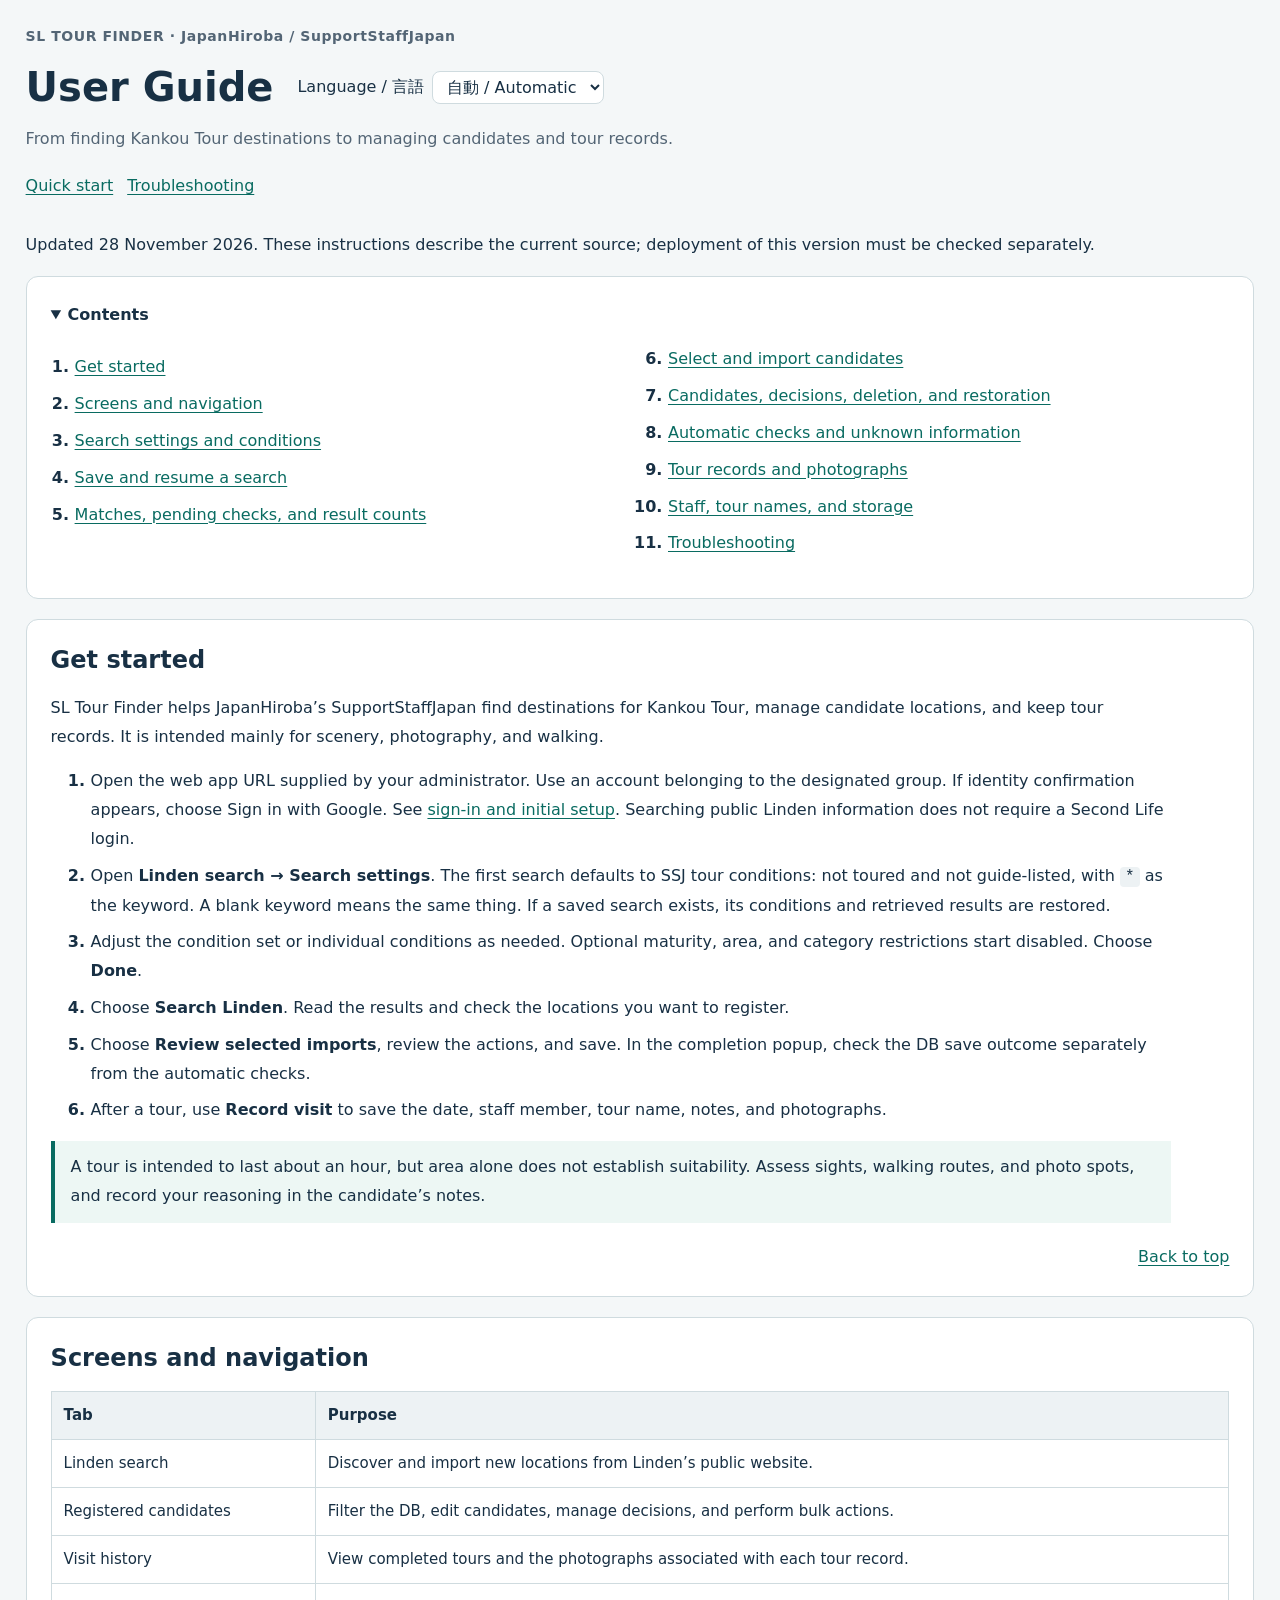
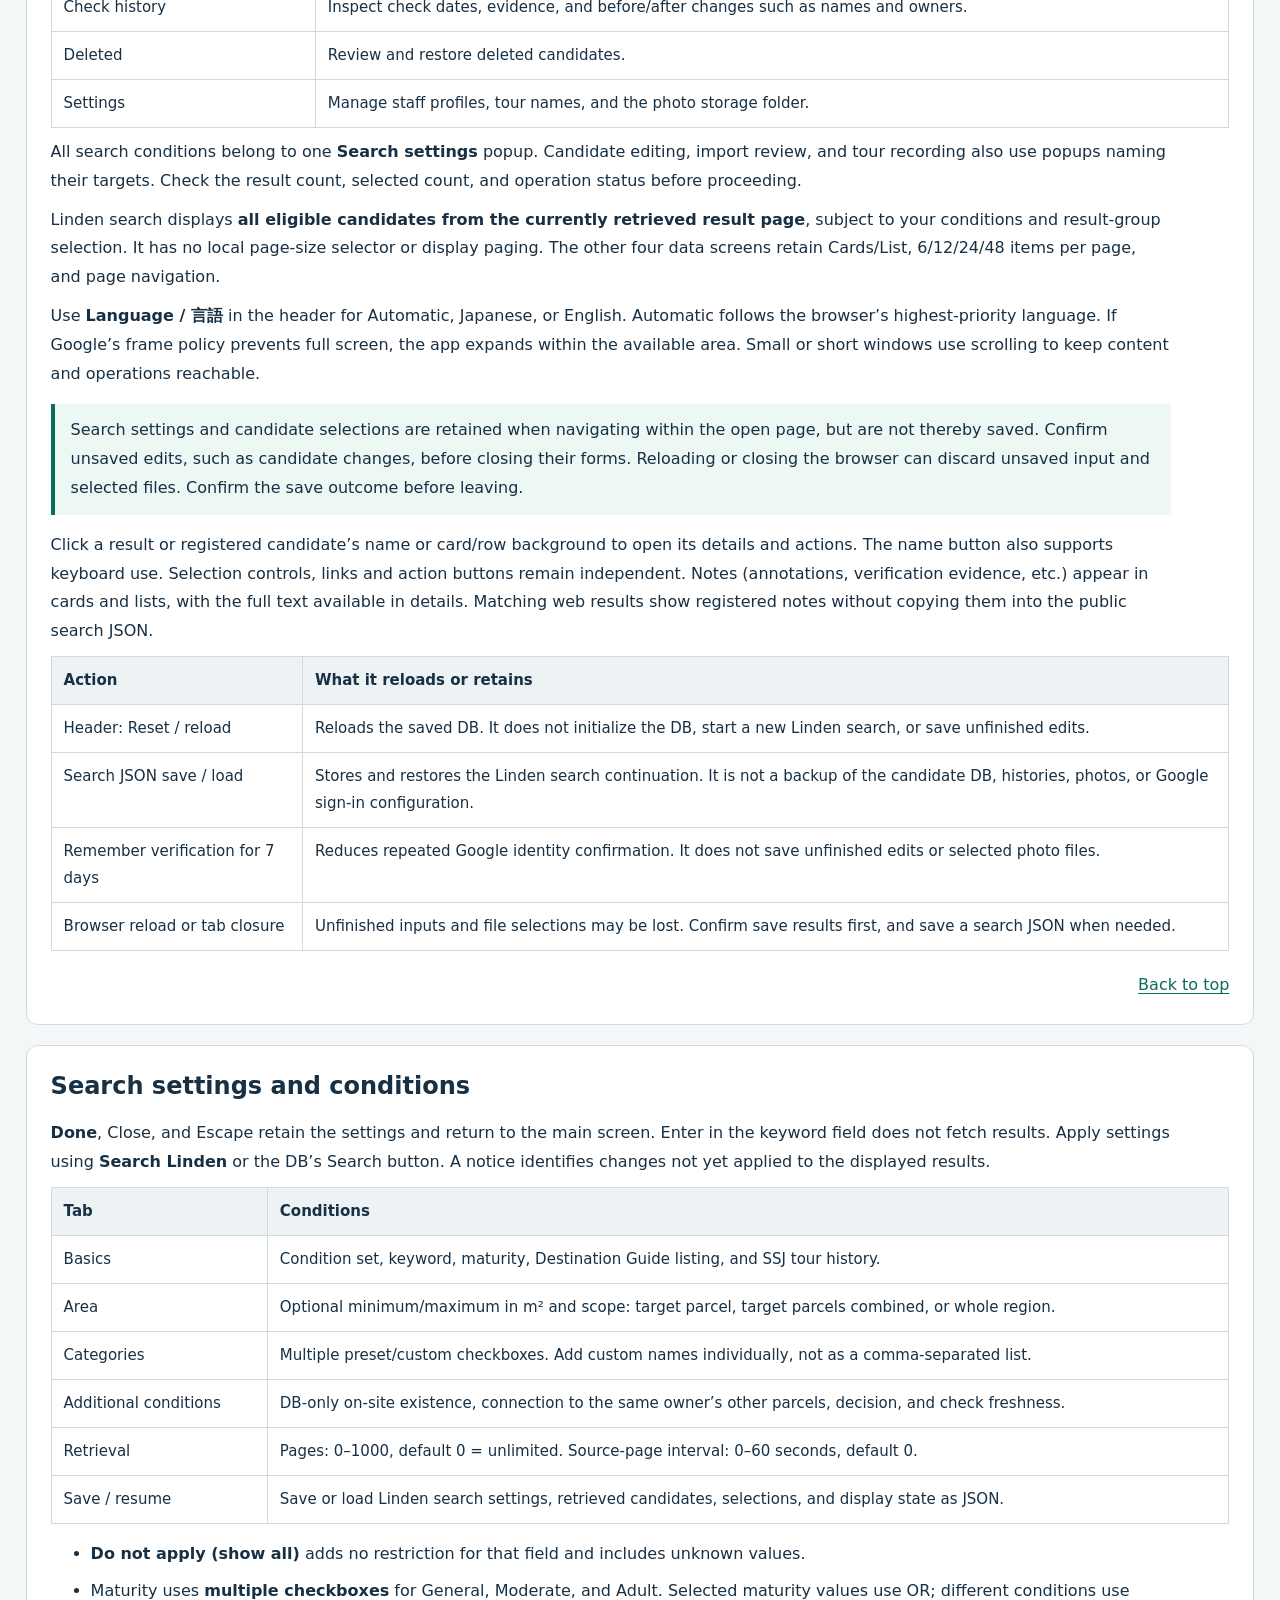
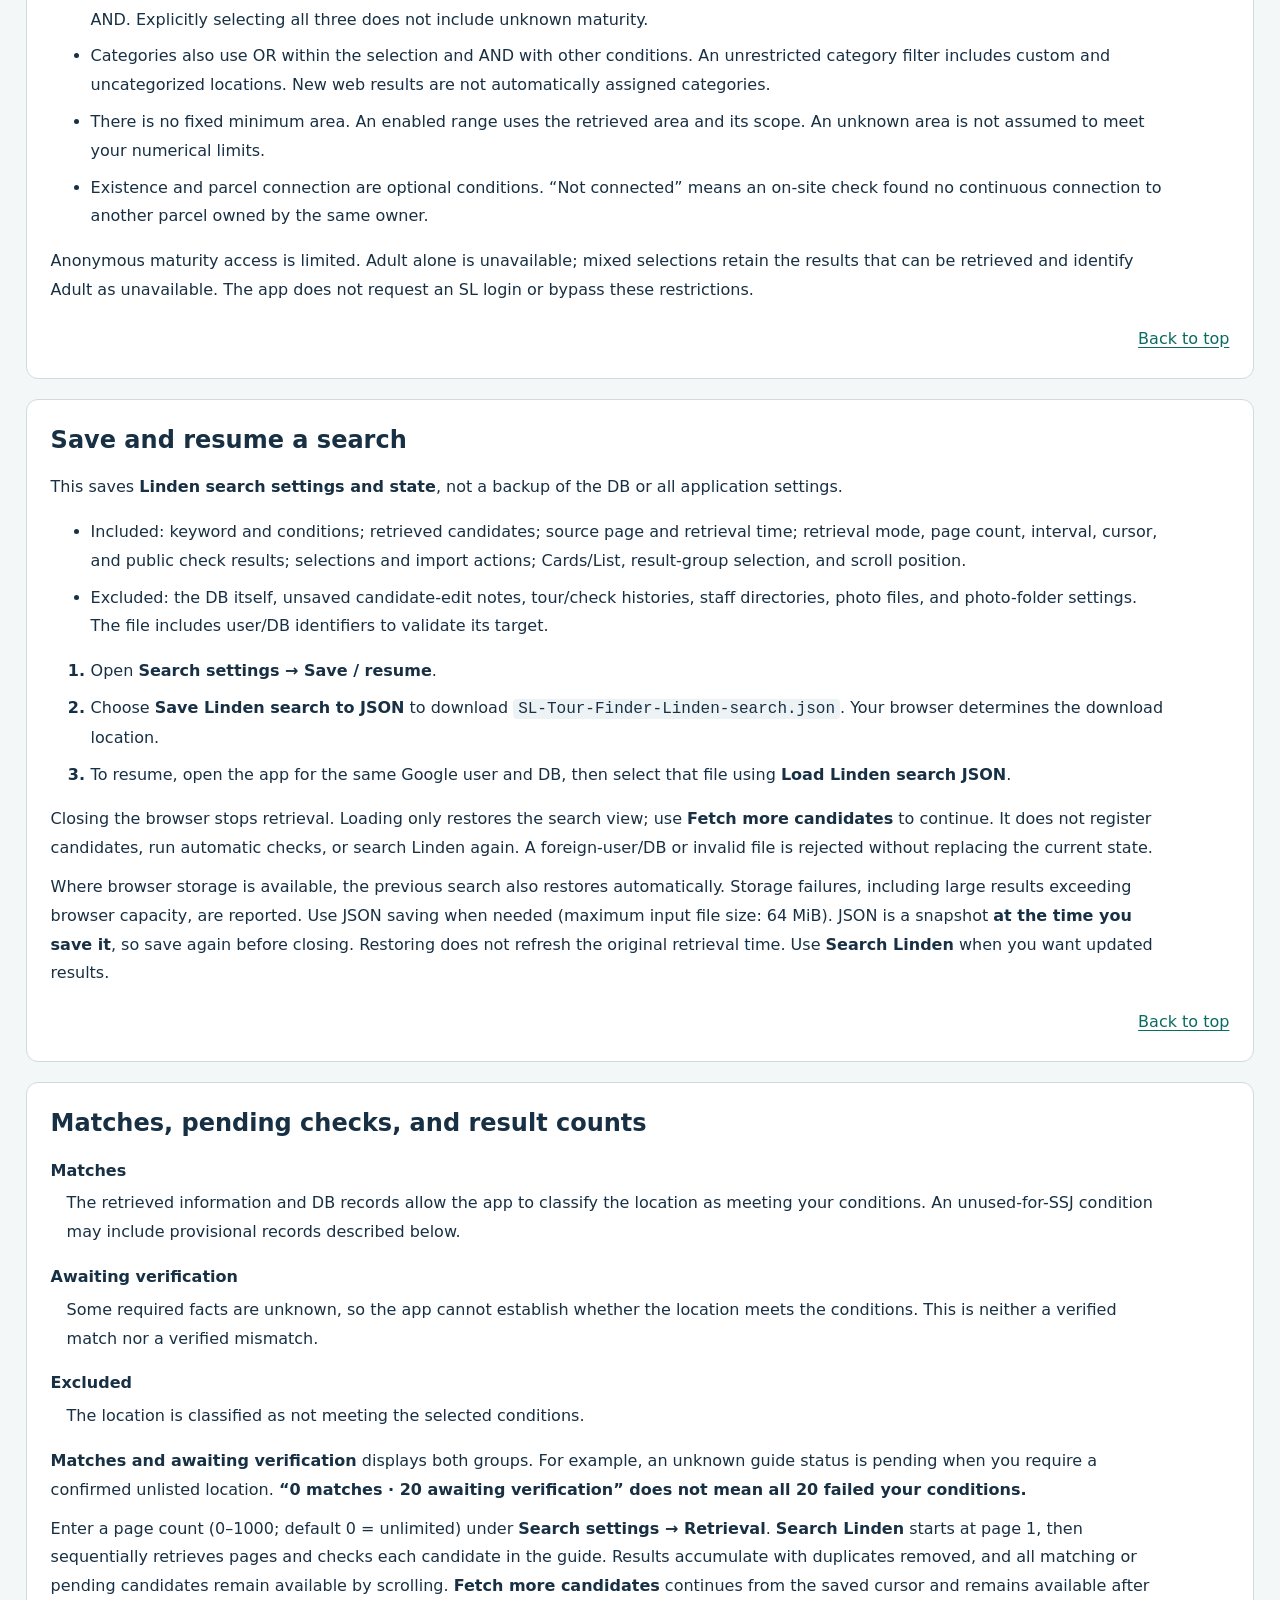
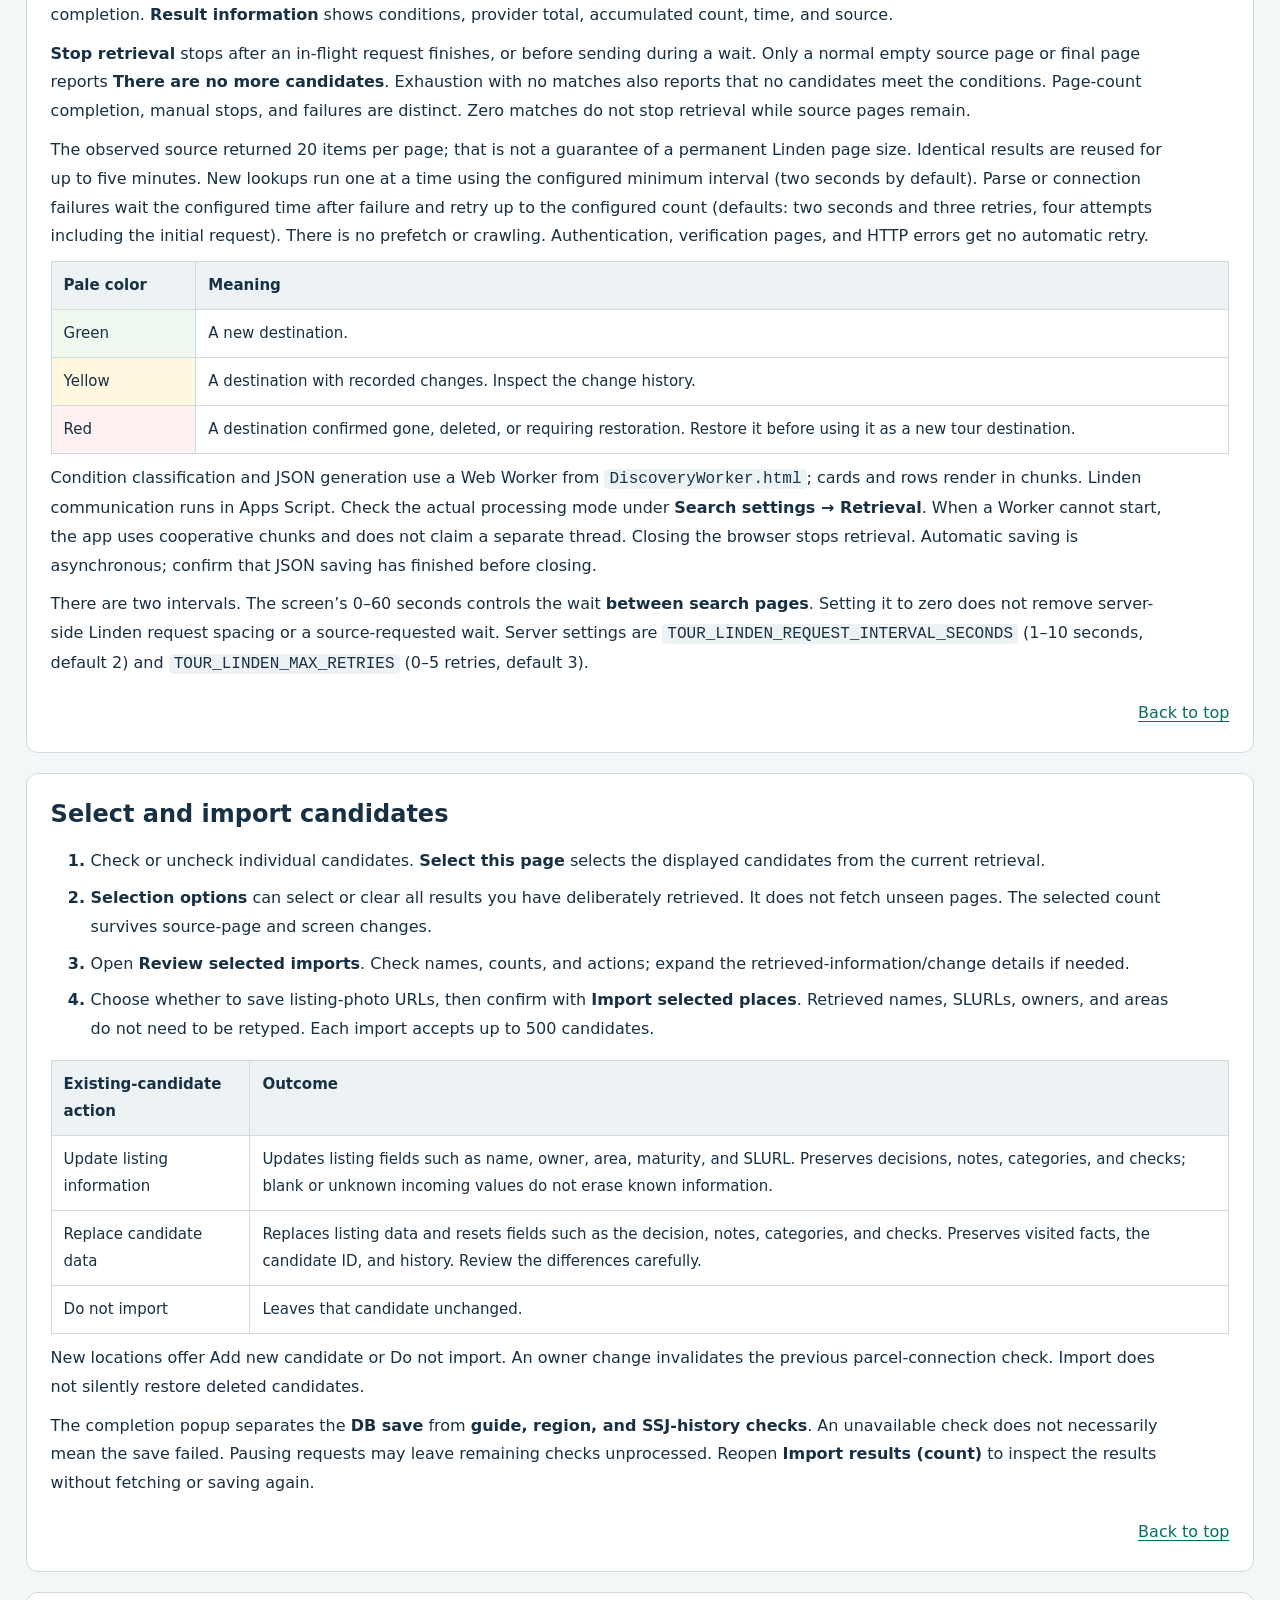
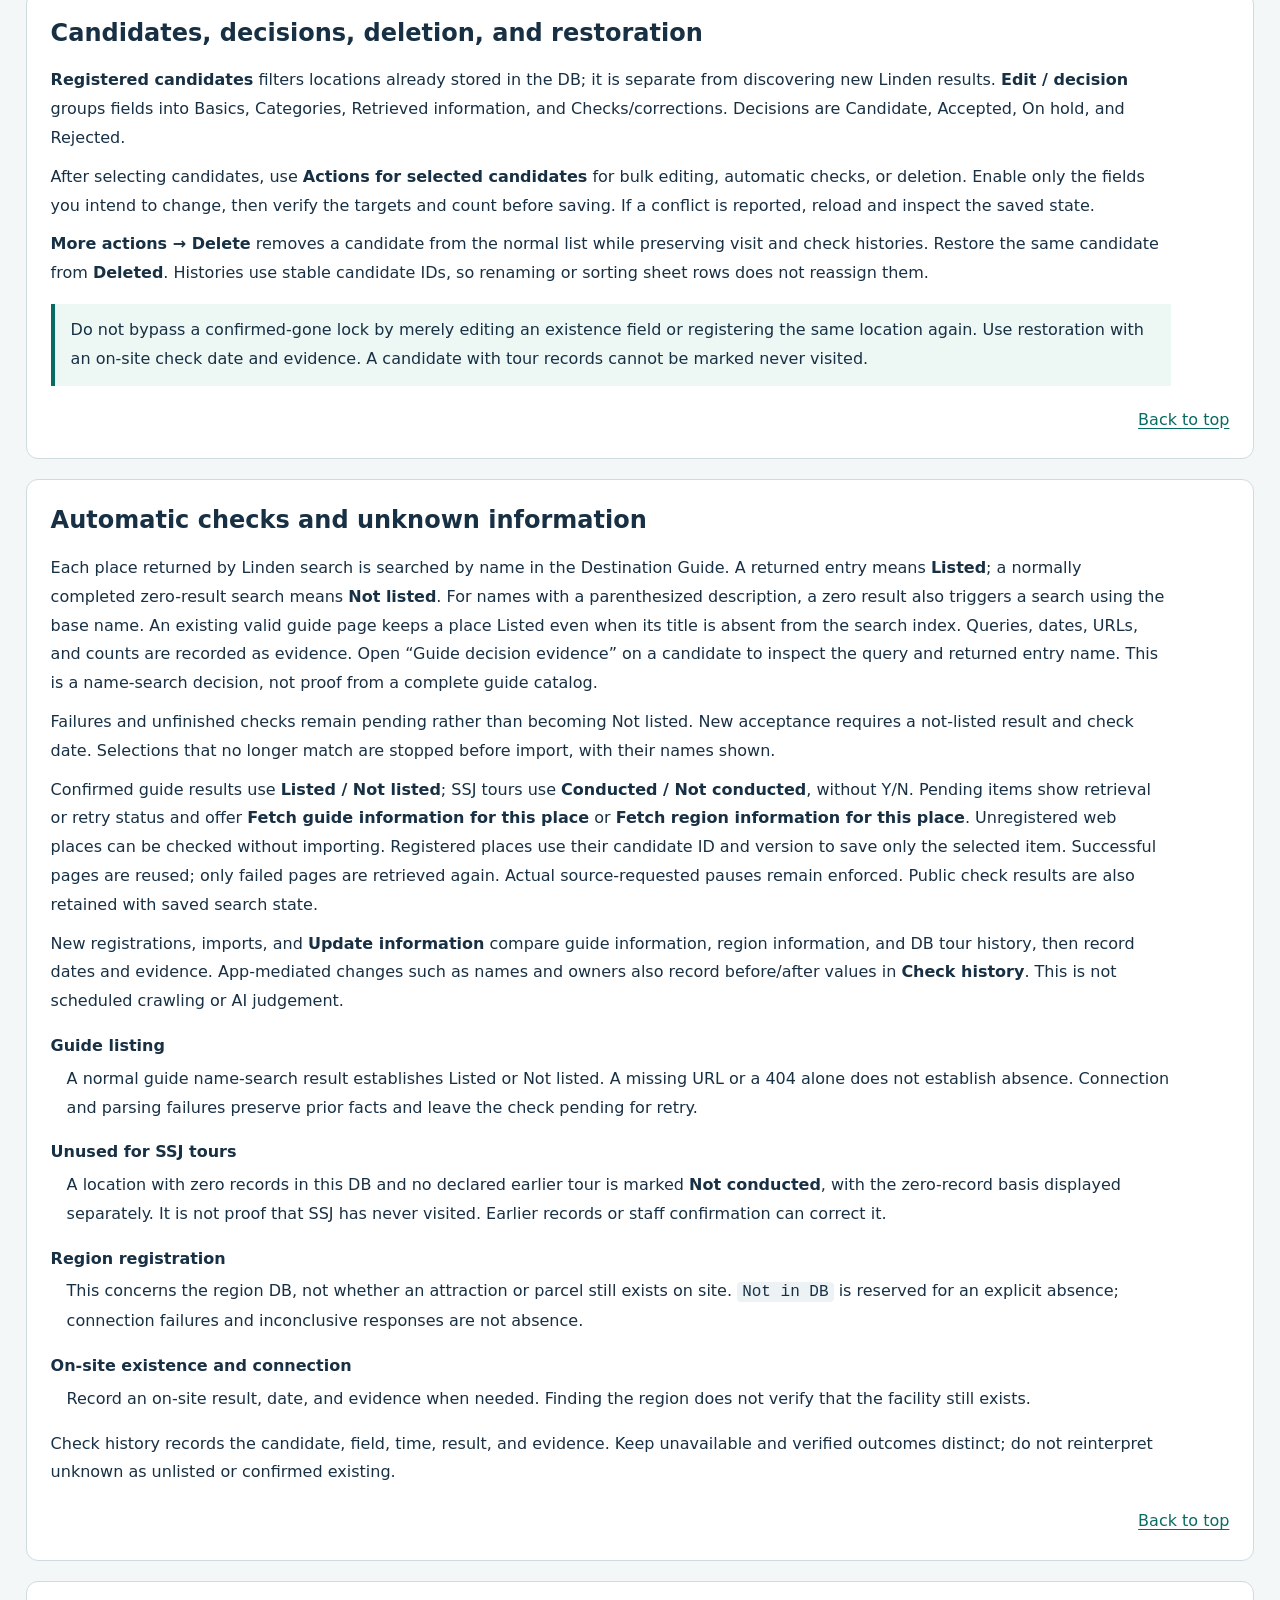
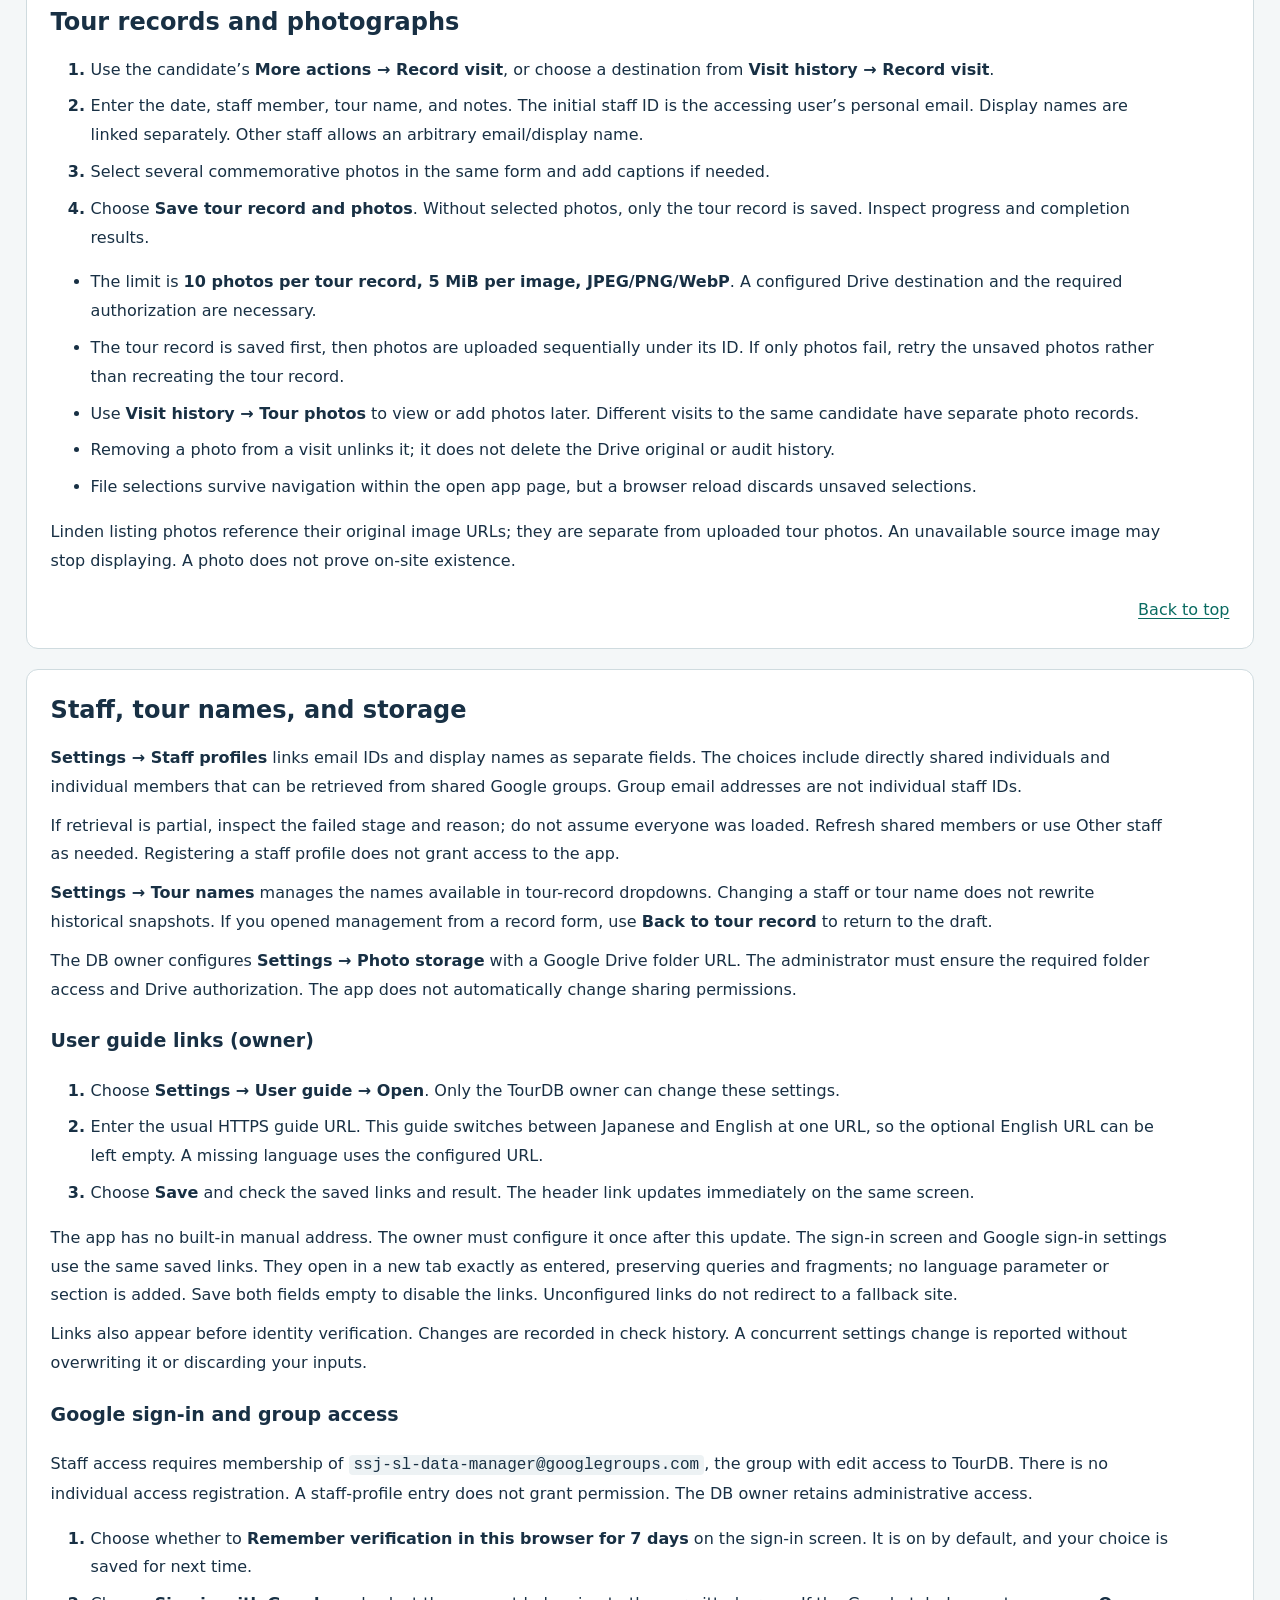
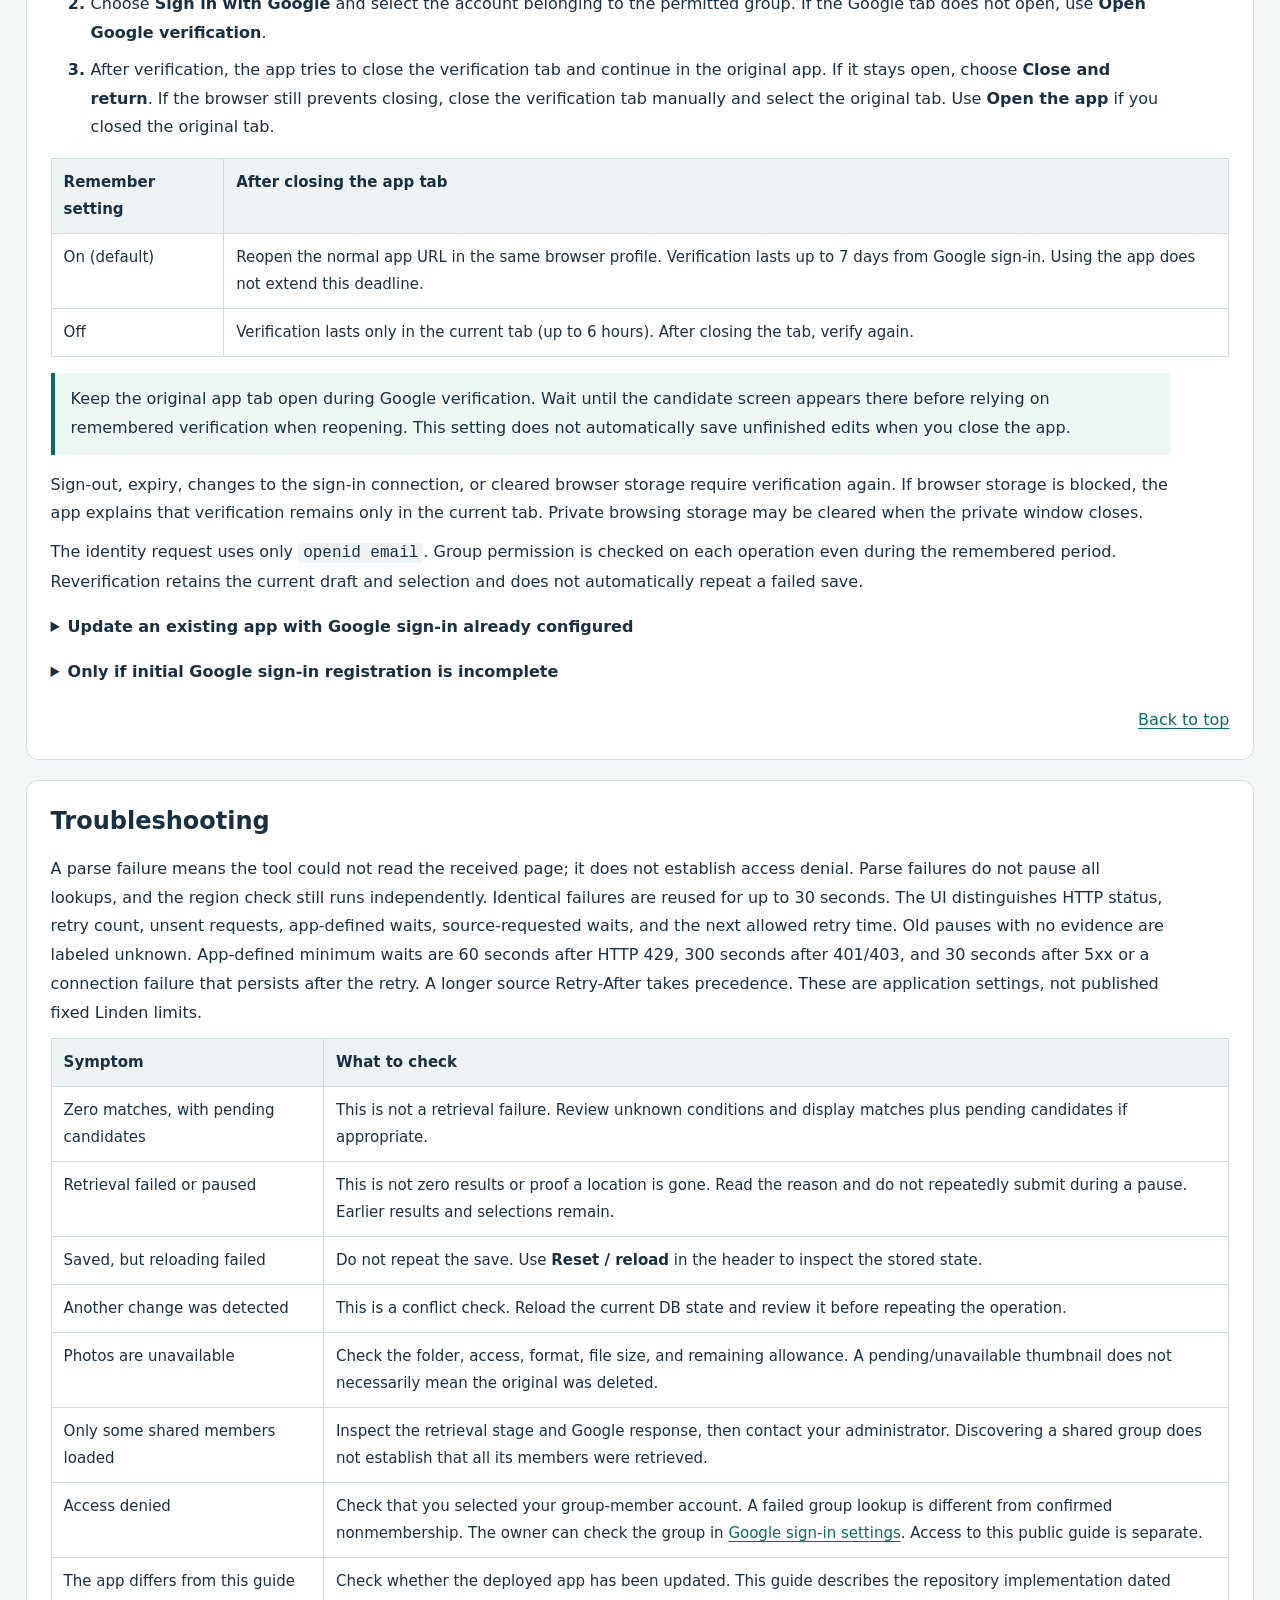
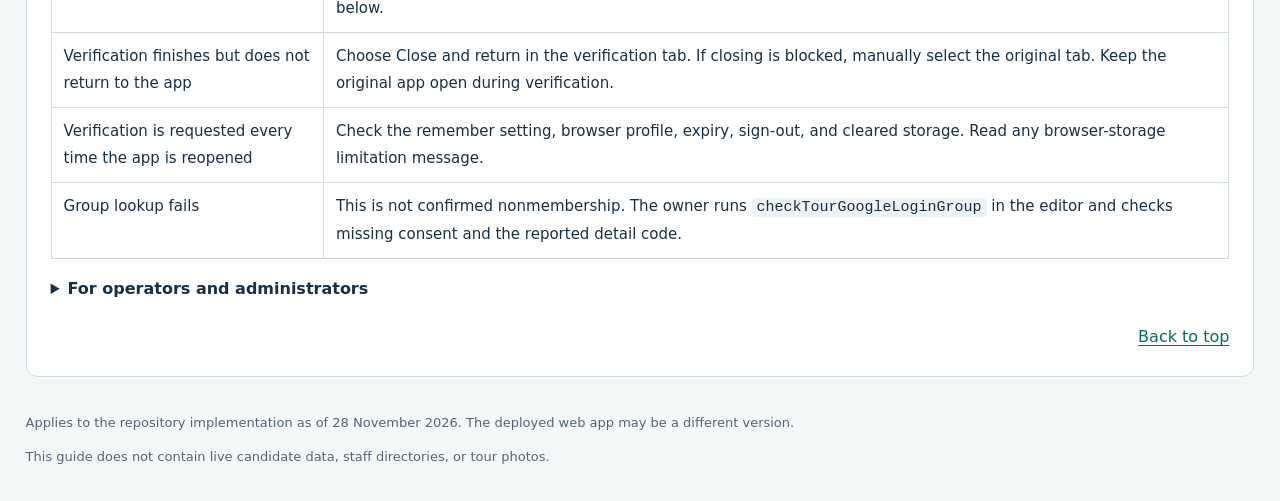
<file: Docs/index.html>
<!doctype html>
<html lang="ja">
<head>
<meta charset="utf-8">
<meta name="viewport" content="width=device-width,initial-scale=1">
<meta name="description" content="SL Tour Finderの取扱説明書 / SL Tour Finder user guide. 日本語・Englishを同じページで切り替えられます。">
<title>SL Tour Finder — 取扱説明書 / User Guide</title>
<link rel="stylesheet" href="manual.css?v=c1d930876c6a">
<script src="manual.js?v=21057b363cda" defer></script>
</head>
<body id="top">
<div class="guide-toolbar"><label for="guide-language">Language / 言語</label><select id="guide-language"><option value="auto">自動 / Automatic</option><option value="ja">日本語</option><option value="en">English</option></select></div>
<div id="guide-body" lang="ja"><a class="skip" href="#content">本文へ移動</a><header><div class="brand">SL TOUR FINDER · JapanHiroba / SupportStaffJapan</div><div class="guide-heading"><h1>取扱説明書</h1></div><p class="subtitle">「Kankou Tour」の行き先検索から、候補選定・ツアーの実施記録まで。</p><nav aria-label="説明書の案内"><a href="#start">最初の操作</a><a href="#trouble">困ったとき</a></nav></header>
<main id="content"><p class="muted">更新日：2026年11月28日。現行ソースの操作説明です。公開中のアプリへ反映済みかは別途確認してください。</p><details class="toc" open><summary>目次</summary><ol><li><a href="#start">まず使ってみる</a></li><li><a href="#navigation">画面と基本操作</a></li><li><a href="#search">検索設定と条件の組み合わせ</a></li><li><a href="#resume">検索の続きを保存・再開</a></li><li><a href="#results">一致・確認待ち・取得件数の読み方</a></li><li><a href="#import">候補を選んで取り込む</a></li><li><a href="#candidates">登録済み候補・採否・削除と復元</a></li><li><a href="#checks">自動確認と「未確認」の扱い</a></li><li><a href="#tours">ツアー実施記録と記念写真</a></li><li><a href="#settings">担当者・ツアー名・保存先</a></li><li><a href="#trouble">困ったとき</a></li></ol></details><section id="start" aria-labelledby="h-start"><h2 id="h-start">まず使ってみる</h2><p>SL Tour Finderは、JapanHirobaのSupportStaffJapanが行う「Kankou Tour」の行き先を探し、候補の選定と実施記録を管理するWebアプリです。主な用途は景観・撮影・散策です。</p><ol><li>運用担当者から案内されたWebアプリURLを開きます。利用には指定グループへの所属が必要です。本人確認画面が出た場合は「Googleでログイン」で所属アカウントを選びます。<a href="#google-login">ログインと初回設定</a>を参照してください。Lindenの公開情報を探すためにSecond Lifeへログインする必要はありません。</li><li>「Linden検索」→「検索設定」を開きます。初回はSSJツアー向け（未実施・公式未掲載）、検索語は <code>*</code> です。空欄も同じ扱いです。保存した検索がある場合は、前回の条件と取得結果を復元します。</li><li>必要なら条件セットや個別条件を変更します。成熟カテゴリ・面積・カテゴリー等の追加条件は未適用から始まります。「完了」で戻ります。</li><li>「Lindenで検索」を押します。候補を読み、登録したい場所にチェックします。</li><li>「選択した候補の取り込みを確認」で処理方法を確認して保存します。完了後の「取り込み結果」で、DB保存と照合結果を別々に確認します。</li><li>ツアーを行ったら「実施を記録」で日付・担当者・ツアー名・メモ・記念写真を保存します。</li></ol><aside>ツアーの目安は約1時間ですが、面積だけで適性を確定しません。見どころ・散策ルート・撮影スポットを見て判断し、候補のメモに残してください。</aside><a class="back" href="#top">先頭へ戻る</a></section>
<section id="navigation" aria-labelledby="h-navigation"><h2 id="h-navigation">画面と基本操作</h2><div class="table-wrap"><table><thead><tr><th>タブ</th><th>用途</th></tr></thead><tbody><tr><td>Linden検索</td><td>Lindenの公開Webから新しい候補を探して取り込む。</td></tr><tr><td>登録済み候補</td><td>DB内の候補を絞り込み、編集・採否変更・一括操作を行う。</td></tr><tr><td>実施履歴</td><td>ツアーの実施記録と、その回に関連付けた記念写真を見る。</td></tr><tr><td>確認履歴</td><td>確認日時・根拠・名称や所有者等の変更前後を確認する。</td></tr><tr><td>削除済み</td><td>削除した候補を確認して復元する。</td></tr><tr><td>設定</td><td>担当者・ツアー名・記念写真の保存先を管理する。所有者は取説URLとGoogleログインも設定する。</td></tr></tbody></table></div><p>検索条件は1つの「検索設定」ポップアップで編集します。候補編集、取り込み確認、実施記録等も対象名が表示されたポップアップで行います。メイン画面の件数・選択数・状態表示を確認してから操作してください。</p><p>Linden検索は、今回の取得分のうち条件と表示グループに該当する候補を<strong>全件表示</strong>します。表示件数指定や表示用のページ送りはありません。ほかの4つのデータ画面では、カード／一覧、6・12・24・48件表示、ページ送りを利用できます。</p><p>上部の「Language / 言語」は自動／日本語／Englishを切り替えます。自動はブラウザーの最優先言語に従います。「全画面」がGoogleのフレーム制限で使えない場合は、表示可能な領域内で拡張します。狭い・低い画面では全体スクロールで操作と全文に到達できます。</p><aside>検索設定の指定や候補の選択は画面内の移動でも保持しますが、保存したことにはなりません。候補編集などの未保存入力は、閉じる前に保存結果を確認してください。ブラウザー自体の再読み込み・終了では未保存入力や選択ファイルを失うことがあります。保存結果を確認してから閉じてください。</aside><p>検索結果・登録済み候補のカードや一覧行の名前・余白をクリックすると、対象の「詳細・操作」が開きます。名前はキーボードでも操作できます。チェック、リンク、操作ボタンは独立して動きます。「メモ(注記・確認根拠など)」はカードと一覧に表示し、詳細では全文を読めます。登録済み候補と同じWeb結果にもメモを表示しますが、公開検索JSONには保存しません。</p><div class="table-wrap"><table><thead><tr><th>操作</th><th>読み直す・保持する内容</th></tr></thead><tbody><tr><td>上部の「リセット読み込み」</td><td>保存済みDBを読み直します。DB初期化やLindenの再検索ではありません。未保存の編集をDBへ保存する操作でもありません。</td></tr><tr><td>検索JSONの保存・読み込み</td><td>Linden検索の続きだけを保存・復元します。候補DB・履歴・写真・Googleログイン設定のバックアップではありません。</td></tr><tr><td>本人確認の7日間保持</td><td>Googleでの再確認を省く設定です。未保存の編集や選択写真を保存する機能ではありません。</td></tr><tr><td>ブラウザーの再読み込み・タブ終了</td><td>未保存入力・選択ファイルは失われる場合があります。保存結果を確認し、Linden検索の続きは必要に応じてJSONにも保存してください。</td></tr></tbody></table></div><a class="back" href="#top">先頭へ戻る</a></section>
<section id="search" aria-labelledby="h-search"><h2 id="h-search">検索設定と条件の組み合わせ</h2><p>「完了」・閉じる・Escapeは指定を保持して戻るだけです。検索語のEnterでも取得しません。メイン画面の<strong>「Lindenで検索」</strong>またはDBの検索ボタンで条件を反映します。未反映の変更がある場合は、その旨を表示します。</p><div class="table-wrap"><table><thead><tr><th>タブ</th><th>設定する内容</th></tr></thead><tbody><tr><td>基本</td><td>条件セット、検索語、成熟カテゴリ、行き先ガイド掲載、SSJ実施状況。</td></tr><tr><td>面積</td><td>範囲指定、下限・上限の㎡、対象パーセル／対象パーセル合計／リージョン全体。</td></tr><tr><td>カテゴリー</td><td>プリセットと独自カテゴリーの複数チェック。独自名は1件ずつ追加し、カンマ区切りにしない。</td></tr><tr><td>追加条件</td><td>登録済みDBの現地存続、同所有者区画との接続、採否、確認日の新しさ。</td></tr><tr><td>取得</td><td>ページ数（0〜1000、既定0＝無制限）。検索ページの取得間隔は初期値0秒、0〜60秒で変更。</td></tr><tr><td>保存・再開</td><td>Linden検索の設定・取得済み候補・選択・表示状態をJSONで保存・読み込み。</td></tr></tbody></table></div><ul><li>追加条件の「適用しない（全て出る）」は、その項目では制限しないという意味です。未確認も含みます。</li><li>成熟カテゴリはGeneral／Moderate／Adultの<strong>複数チェック</strong>です。選択同士はOR、ほかの条件とはANDです。3つを明示指定した場合は成熟カテゴリ未確認の場所を含みません。</li><li>カテゴリーも複数選択内はOR、ほかの条件とはANDです。未適用なら独自カテゴリー・未分類も含みます。新しいWeb候補のカテゴリーは自動推定しません。</li><li>面積に固定の最低値はありません。範囲を指定した場合は取得した面積と対象範囲を使います。面積未確認は指定値に合うと見なしません。</li><li>現地存続・区画接続は既定の必須条件ではありません。「接続なし」は同じ所有者の別区画と地続きではないという確認です。</li></ul><p>公開取得できる成熟カテゴリには制限があります。Adultだけの指定は取得不可、ほかとの併用では取得できる結果を残してAdult取得不能を案内します。SLアカウントのログインや制限回避は行いません。</p><a class="back" href="#top">先頭へ戻る</a></section>
<section id="resume" aria-labelledby="h-resume"><h2 id="h-resume">検索の続きを保存・再開</h2><p>対象は<strong>Linden検索の設定・状態</strong>です。登録済みDB本体やアプリ全設定のバックアップではありません。</p><ul><li>含めるもの：検索語・条件、取得済み候補、取得元ページ・取得日時、取得方法・ページ数・取得間隔・続きの位置、公開照会結果、候補の選択と取り込み方法、カード／一覧・表示グループ・スクロール位置。</li><li>含めないもの：DB本体、候補編集の未保存メモ、実施履歴・確認履歴、担当者名簿、写真本体、写真保存先設定。ファイルには対象を識別する利用者・DBの識別情報が含まれます。</li></ul><ol><li>「検索設定 → 保存・再開」を開きます。</li><li>「Linden検索の続きをJSON保存」で <code>SL-Tour-Finder-Linden-search.json</code> をダウンロードします。保存先はブラウザーの設定に従います。</li><li>再開する時は同じGoogle利用者・DBのアプリを開き、「Linden検索のJSONを読み込む」でそのファイルを選びます。</li></ol><p>ブラウザーを閉じると処理は停止します。読み込みは検索の続きを表示するだけです。「追加取得」で取得を続けます。候補のDB登録・自動照合・Lindenへの再検索は行いません。別の利用者・別DB・形式不正のファイルは拒否し、現在の状態を保持します。</p><p>同じブラウザーで保存機能が使える場合は、前回の検索を自動復元します。保存できない場合や大量取得でブラウザーの容量を超えた場合は画面で通知します。JSON保存を利用してください（読込上限64 MiB）。JSONは<strong>保存操作をした時点</strong>の記録なので、閉じる前に保存し直してください。保存済み結果の取得日時は更新されません。古い結果を更新する時は「Lindenで検索」を押します。</p><a class="back" href="#top">先頭へ戻る</a></section><section id="results" aria-labelledby="h-results"><h2 id="h-results">一致・確認待ち・取得件数の読み方</h2><dl><dt>一致</dt><dd>取得情報とDB記録から、指定した条件に合うと判定した候補です。SSJ未実施には後述の仮登録が含まれる場合があります。</dd><dt>確認待ち</dt><dd>未確認の項目があり、条件に合うか確定できない候補です。条件一致済みでも、条件不一致でもありません。</dd><dt>不一致</dt><dd>指定した条件に合わないと判定した候補です。</dd></dl><p>「一致と確認待ち」は両方を表示する設定です。例えば公式未掲載を指定した時、掲載有無が未確認なら確認待ちです。<strong>「一致0件・確認待ち20件」は、20件が不一致という意味ではありません。</strong></p><p>「検索設定 → 取得」で、ページ数を指定します（0〜1000、既定0＝無制限）。「Lindenで検索」で1ページ目から開始し、ページ取得と候補ごとのガイド検索を順番に行います。候補は重複を除いて累積し、スクロールして全件読めます。「追加取得」は続きから取得し、完了後も押せます。「取得情報」で条件・掲載総数・累計件数・日時・参照元を確認します。</p><p>「取得を停止」で途中停止できます。通常の空ページまたは最終ページに達した時だけ<strong>「もうこれ以上の候補はありません」</strong>と表示します。全取得後に一致0件なら条件一致する候補がないことも案内します。指定ページ数での停止、途中停止、失敗は別表示です。条件一致0件でも取得元に続きがあれば継続します。</p><p>確認できた取得元は1ページ20件でした。検索ページの取得間隔は「検索設定 → 取得」で0〜60秒、初期値0秒です。掲載判定は5件ずつまとめて送り、候補ごとのブラウザー側の待機を入れません。判定中も閲覧・表示切替・選択・取り込み確認・候補の編集保存を続けられます。保存・手動照会を優先します。進捗は専用欄へ表示し、操作結果の通知を上書きしません。サーバー側の待機指定・運用間隔が長ければそちらを優先します。同じ照会は5分再利用し、並列取得しません。サーバー内部の解析・通信失敗の再試行は運用設定（未設定時2秒・再試行3回）に従います。認証要求・確認用画面・拒否・回数制限では停止します。</p><div class="table-wrap"><table><thead><tr><th>淡い色</th><th>意味</th></tr></thead><tbody><tr><td class="new">緑</td><td>新規の行き先。</td></tr><tr><td class="changed">黄</td><td>記録後に変更があった行き先。変更履歴を確認する。</td></tr><tr><td class="gone">赤</td><td>消滅確認済み・削除済み等、復元が必要な行き先。復元まで新たな行き先に使えない。</td></tr></tbody></table></div><p>検索の条件判定とJSON生成は <code>DiscoveryWorker.html</code> のWeb Workerで処理し、カード・行は小分けに描画します。Lindenへの通信はApps Script側です。「検索設定 → 取得」で実際の処理方式を確認してください。Workerを使えない場合は画面と協調する分割処理へ切り替え、別スレッドで動いたとは表示しません。ブラウザーを閉じると取得は停止します。自動保存は非同期なので、閉じる前にJSON保存の完了を確認してください。</p><p>取得間隔には2種類あります。画面の0〜60秒は<strong>検索ページ間</strong>の待機です。0秒でも、サーバー側のLinden照会間隔や取得先の待機指定は省略しません。サーバー側は <code>TOUR_LINDEN_REQUEST_INTERVAL_SECONDS</code>（1〜10秒、既定2）と <code>TOUR_LINDEN_MAX_RETRIES</code>（0〜5回、既定3）で設定します。</p><a class="back" href="#top">先頭へ戻る</a></section>
<section id="import" aria-labelledby="h-import"><h2 id="h-import">候補を選んで取り込む</h2><ol><li>個別のチェックで候補をON/OFFします。「このページを全選択」は、現在表示している取得分が対象です。</li><li>「選択の操作」で手動取得済みの結果全体を選択・解除できます。未取得ページを取得する操作ではありません。選択数は別の取得元や画面へ移動しても保持します。</li><li>「選択した候補の取り込みを確認」を開きます。対象名・件数・処理方法を確認し、必要なら「取得情報・変更内容を見る」を開きます。</li><li>掲載写真のURLを保存するか選び、「選択した候補を取り込む」で確定します。取得済みの名称・SLURL・所有者・面積等を再入力する必要はありません。一括取り込みは1回500件までです。</li></ol><div class="table-wrap"><table><thead><tr><th>登録済み候補の処理</th><th>結果</th></tr></thead><tbody><tr><td>掲載情報を更新</td><td>名称・所有者・面積・成熟カテゴリ・SLURL等を更新。既存の採否・メモ・カテゴリー・確認結果を保持し、空欄や未確認で既知の情報を消さない。</td></tr><tr><td>候補データを置き換え</td><td>取得情報へ置き換え、採否・メモ・カテゴリー・確認項目等を初期状態へ戻す。訪問済みの事実、候補ID、履歴は保持する。差分をよく確認する。</td></tr><tr><td>取り込まない</td><td>その候補を変更しない。</td></tr></tbody></table></div><p>新規候補は新規登録／取り込まないを選べます。所有者変更時は、以前の所有者に対する接続確認を未確認へ戻します。削除済み候補は取り込みで自動復元しません。</p><p>完了後の「取り込み結果」は、<strong>DB保存</strong>と<strong>公式掲載・リージョン・SSJ実施状況の照合</strong>を分けて表示します。「照合不能」は必ずしも保存失敗ではありません。休止中は残りの確認が未処理になる場合があります。閉じた後も「取り込み結果（件数）」で再表示できます。結果を見るだけで再照会・再保存はしません。</p><a class="back" href="#top">先頭へ戻る</a></section>
<section id="candidates" aria-labelledby="h-candidates"><h2 id="h-candidates">登録済み候補・採否・削除と復元</h2><p>「登録済み候補」の検索は、保存済みDB内の絞り込みです。新しいLinden候補の取得とは別です。「編集・採否」で基本・カテゴリー・取得情報・確認訂正のタブを切り替えます。採否は候補／採用／保留／見送りです。</p><p>複数の候補を選んだ場合は「選択した候補の操作」から一括編集・自動情報更新・削除を行います。一括編集では変更する項目を明示的にチェックし、対象名と件数を確認して保存します。更新の競合が出た場合は、保存済み状態を再取得して確認してください。</p><p>「その他の操作 → 削除」は通常の候補一覧から外す操作です。実施履歴・確認履歴は残ります。「削除済み」から同じ候補を復元できます。候補IDで関連付けるため、名前の変更やシートの並べ替えで履歴の対応を変えません。</p><aside>消滅確認済みの候補は、単に存続欄を書き換えたり、同じ場所を新規登録し直したりして再利用しないでください。「復元」で現地確認日と根拠を記録してから使います。実施履歴のある候補を未実施には変更できません。</aside><a class="back" href="#top">先頭へ戻る</a></section>
<section id="checks" aria-labelledby="h-checks"><h2 id="h-checks">自動確認と「未確認」の扱い</h2><p>場所検索で得た候補を行き先ガイドで名称検索します。検索結果ありは<strong>掲載あり</strong>、正常終了した検索が0件なら<strong>掲載なし</strong>です。名称に括弧付き説明がある場合は、全文0件のあと基礎名でも検索します。登録済みガイドURLがある場合は、0件でも掲載ページが存在すれば掲載ありを保持します。検索語・日時・URL・件数を根拠として記録します。候補の「掲載判定の根拠」で検索語と返った掲載名を確認できます。これは名称検索の結果であり、ガイド全件を網羅した証明ではありません。</p><p>取得失敗・未処理は掲載なしにせず再試行待ちです。掲載なしと確認日がない候補は採用に変更できません。条件不一致へ変わった選択は、取り込み確認時・送信前に対象名を示して停止します。</p><p>公式掲載の確定結果は「掲載あり／掲載なし」、SSJツアーは「実施済／未実施」です。Y/Nを使いません。未処理の項目は「取得待ち／再試行待ち」とし、「この行き先の掲載情報を取得」「この行き先のリージョン情報を取得」で該当項目だけ取得します。未登録候補は取り込まずに取得でき、登録済みは該当候補ID・版を照合して選んだ項目だけ保存します。成功済みの照会は再利用し、失敗したページだけ再取得します。実際の拒否後の待機は解除しません。公開照会結果は検索状態の保存・再開にも含みます。</p><p>新規登録・取り込み後や「情報更新」では、行き先ガイド・リージョン情報・DBの実施履歴を照合して日時・根拠を保存します。名称・所有者等のアプリ経由の変更前後も「確認履歴」へ記録します。定期巡回やAIによる判定ではありません。</p><dl><dt>公式掲載</dt><dd>行き先ガイドの名称検索結果から掲載あり／掲載なしを記録します。公式URLなし・404だけでは掲載なしにしません。通信・解析失敗でも以前の確認結果を保持し、該当項目を再試行待ちにします。</dd><dt>SSJ未実施</dt><dd>SSJツアーは「実施済／未実施」で表示します。このDBの実施記録0件で過去実施の申告がない候補は「未実施」とし、記録0件という判定根拠を別表示します。過去に一度も行っていないという確認済みの意味ではありません。過去記録やスタッフ確認から訂正できます。</dd><dt>リージョン登録</dt><dd>リージョンの登録情報であり、施設・パーセルの現地存続とは別です。<code>Not in DB</code> は明確な該当なしだけを表し、通信失敗や判定不能には使いません。</dd><dt>現地存続・接続</dt><dd>必要な場合は現地の確認結果・日付・根拠を登録します。リージョンが見つかっただけで施設が存在するとは判断しません。</dd></dl><p>確認履歴では候補名・項目・日時・確認結果・根拠を確認します。取得不能と確認済みを区別し、未確認を未掲載・存在確認済みに読み替えないでください。</p><a class="back" href="#top">先頭へ戻る</a></section>
<section id="tours" aria-labelledby="h-tours"><h2 id="h-tours">ツアー実施記録と記念写真</h2><ol><li>候補の「その他の操作 → 実施を記録」、または「実施履歴 → 実施を記録」から対象を選びます。</li><li>実施日・担当者・ツアー名・メモを入力します。担当者はアクセス中の個人メールIDが初期値です。表示名は別に関連付けます。「その他」では任意のメールID・表示名を記録できます。</li><li>同じ画面で記念写真を複数選び、必要なら説明を付けます。</li><li>「実施記録と写真を保存」で保存します。写真を選ばない場合は実施記録だけを保存します。進捗と保存結果を確認します。</li></ol><ul><li>写真は<strong>1つの実施記録につき最大10枚、1枚5MiB以下、JPEG／PNG／WebP</strong>です。Driveの保存先と追加承認が必要です。</li><li>実施記録を先に保存し、そのIDに結び付けて写真を順番に保存します。写真だけが失敗した場合、保存済みの実施記録を作り直さず、未保存分を再試行します。</li><li>保存後も「実施履歴 → 記念写真」から追加・確認できます。同じ候補でも、別の実施回は別の写真記録です。</li><li>「この実施履歴から外す」は写真の関連付けだけを外し、Drive原本と履歴を削除しません。</li><li>選択したファイルは同じページ内では保持しますが、ブラウザーを再読み込みすると未保存の選択を失います。</li></ul><p>Lindenの掲載写真は元の画像URLを参照する方式で、記念写真のアップロードとは別です。元のURLが使えなくなると表示できません。写真があることは現地存続の証明ではありません。</p><a class="back" href="#top">先頭へ戻る</a></section>
<section id="settings" aria-labelledby="h-settings"><h2 id="h-settings">担当者・ツアー名・保存先</h2><p>「設定 → 担当者」では、メールアドレスIDと表示名を別々に関連付けます。共有先の個人と、共有先Googleグループから取得できた個人を選択肢に表示します。グループアドレスそのものを個人担当者にはしません。</p><p>一覧が一部しか取得できない場合は、失敗した処理と理由を確認してください。全員取得済みとは扱いません。「共有先メンバーを再取得」で更新でき、任意入力も利用できます。担当者登録はアプリの利用権限を付与する操作ではありません。</p><p>「設定 → ツアー名」で、実施記録のプルダウンに使う名前を登録・編集します。担当者名やツアー名の変更は過去の記録名を一括で書き換えません。記録フォームから管理画面を開いた場合は「実施記録へ戻る」で入力中の記録へ戻ります。</p><p>「設定 → 写真の保存先」はDB所有者が設定します。Google Driveの保存先フォルダーURLを指定し、必要な閲覧・編集権限とDrive承認を運用担当者が確認します。アプリは共有権限を自動変更しません。</p><h3 id="manual-links">取扱説明書のリンク先（所有者）</h3><ol><li>「設定 → 取扱説明書 → 開く」を選びます。変更できるのはTourDBの所有者だけです。</li><li>「取扱説明書URL（通常使うURL）」へHTTPSのURLを入力します。この取説は同じURLで日本語と英語を切り替えられるため、「英語版URL（任意）」は空欄で構いません。未指定の言語では設定済みのURLを使います。</li><li>「保存」を押し、「保存済みのリンク」と保存結果を確認します。上部の取説リンクは同じ画面ですぐ切り替わります。</li></ol><p>URLはアプリ内に固定していません。更新後に所有者が一度設定してください。ログイン画面とGoogleログイン設定の取説リンクも同じ保存設定を使い、入力したクエリー・ページ内位置を変えずに新しいタブで開きます。URLへ言語パラメーターや章名は自動追加しません。両方を空にして保存するとリンクを無効にします。未設定のリンクから別の固定サイトへ移動することはありません。</p><p>リンク先は本人確認前の画面にも表示されます。URLの変更前後は確認履歴へ記録します。別の画面で設定が変更された場合は、上書きせず入力を保持して知らせます。</p><h3 id="google-login">Googleログインとグループの利用許可</h3><p>スタッフの利用許可は、TourDBを編集共有している <code>ssj-sl-data-manager@googlegroups.com</code> の所属で判定します。個人ごとの利用許可登録は不要です。担当者プルダウンへの登録だけでは利用できません。DB所有者の管理権限は維持します。</p><ol><li>本人確認画面で<strong>「このブラウザーで本人確認を7日間保持する」</strong>を選びます。初回はONで、変更した選択は次回にも残ります。</li><li>「Googleでログイン」を押し、指定グループに所属しているGoogleアカウントを選びます。Googleのタブが開かなければ、画面の「Googleの確認画面を開く」を使います。</li><li>確認が終わると、確認用タブを閉じて元のアプリで続ける処理を試みます。閉じない場合は「このタブを閉じて戻る」を押します。それでも閉じない場合は、確認用タブを手動で閉じて元のタブを選びます。「アプリを開く」は元のタブを閉じていた場合に使います。</li></ol><div class="table-wrap"><table><thead><tr><th>保持の選択</th><th>タブを閉じた後の動作</th></tr></thead><tbody><tr><td>ON（既定）</td><td>同じブラウザーの同じプロファイルで、通常のアプリURLを開き直せます。保持はGoogleログインから最大7日間です。利用するたびに期限を延ばす方式ではありません。</td></tr><tr><td>OFF</td><td>本人確認はこのタブ内だけ保持します（最大6時間）。タブを閉じた後は、再度本人確認が必要です。</td></tr></tbody></table></div><aside>Googleでの本人確認中は、元のアプリのタブを閉じないでください。元のタブで候補画面が表示されてから、保持ONでの開き直しを利用できます。閉じるときに未保存の編集が自動保存される機能ではありません。</aside><p>ログアウト、期限切れ、ログイン接続設定の変更、ブラウザー保存の消去では再確認が必要です。保存制限で次回まで保持できない場合は、タブ内だけの保持になることを画面に表示します。シークレットモードではウィンドウを閉じると保存が消える場合があります。</p><p>Googleへ求める本人確認情報は <code>openid email</code> です。保持期間内もグループ所属は操作ごとに確認します。期限切れの再確認では編集中の入力・選択を保持し、失敗した保存を自動で繰り返しません。</p><details><summary>既存版を更新する（Googleログイン登録済み）</summary><ol><li>対象TourDBに紐づくApps Scriptで、今回の <code>Main.gs</code> とHTML <code>Index</code> の内容を同じ版へ置き換え、保存します。既存のHTML <code>DiscoveryWorker</code> はそのまま使います。まだ配置されていない場合だけ <code>src/DiscoveryWorker.html</code> の全文を追加します。</li><li>既存デプロイを新しいバージョンへ更新します。「所有者として実行」「Googleアカウントを持つ全員」を維持し、通常の <code>/exec</code> URLを使います。</li><li>Googleログインが設定済みなら、設定JSONを再登録しません。登録名・Cloudのひも付け・共有設定を変更せず、DB初期化や列追加も行いません。既存マニフェストの写真用等のスコープは保持します。</li><li>メンバー本人で読み込み・保持ON/OFF・ログアウトを確認します。確認用の候補を保存する場合は、保存結果と確認者が本人であることを確認します。Google本人確認に成功しただけで、全スタッフの利用確認が済んだことにはしません。</li></ol></details><details><summary>Googleログインの初回登録が未完了の場合だけ</summary><ol><li>所有者として「設定 → Googleログイン → 設定を開く」を開き、「Googleに登録する戻り先URL」をコピーします。既存アプリの通常URLに対応する値を使います。</li><li><a href="https://console.cloud.google.com/auth/clients" target="_blank" rel="noopener noreferrer">Google Auth Platform</a>で対象の既存プロジェクトを確認し、このアプリ用のウェブアプリケーションクライアントへ戻り先を登録します。<code>?tourLogin=google</code> まで正確に一致させます。他アプリの設定や既存のプロジェクト名・アプリ名を変更しません。</li><li>Googleからダウンロードしたクライアント設定JSONを、同じアプリの設定画面で選んで保存します。秘密情報を含むため、Git・チャット・共有フォルダーへ置かないでください。スタッフの個人許可リストは作りません。</li><li>「グループを照会」で照会結果を確認します。不足承認が疑われる場合は、所有者がApps Scriptエディターの関数選択から <code>checkTourGoogleLoginGroup</code> を実行します。「承認が必要です」が出たら所有者本人が内容を確認して承認し、もう一度実行します。マニフェストにスコープがあることと、承認済みであることは別です。</li><li>指定グループのメンバー本人での利用と、グループ外の拒否を確認します。アプリは共有・グループ設定を自動変更しません。詳細は管理者向けの <code>docs/access.md</code> を参照してください。</li></ol><p>2026年11月27日までに、所有者の追加承認とGoogle本人確認完了の報告を受けています。7日間保持・タブ復帰の最新変更はGoogleへ未反映で、実スタッフの読み書き・非メンバー拒否も本番未確認です。</p></details><a class="back" href="#top">先頭へ戻る</a></section>
<section id="trouble" aria-labelledby="h-trouble"><h2 id="h-trouble">困ったとき</h2><p>「ツールが解析できない」は受信したページを読めなかった状態で、アクセス拒否とは別です。解析失敗では全照会を休止せず、リージョン照会も独立して実行します。同じ失敗は30秒以内では再利用します。HTTP応答コード、再試行回数、未送信、アプリ設定の待機と取得先の待機指定、再試行可能時刻を分けて表示します。旧版の待機は理由不明と表示し、Lindenの制限だと断定しません。HTTP 429は最低60秒、401／403は最低300秒、5xx・再試行後の通信失敗は最低30秒をアプリ側で設定し、取得先の待機指定が長い時はそちらを優先します。これらの秒数はLinden公式の固定上限ではありません。</p><div class="table-wrap"><table><thead><tr><th>表示・症状</th><th>確認すること</th></tr></thead><tbody><tr><td>一致0件・確認待ちがある</td><td>取得失敗ではありません。条件の未確認項目を確認し、必要なら一致と確認待ちを表示します。</td></tr><tr><td>取得失敗・休止</td><td>0件や消滅とは扱いません。表示された理由を確認し、休止時間中に連打しないでください。前回の結果と選択は保持します。</td></tr><tr><td>保存成功・再取得失敗</td><td>同じ保存を繰り返さず、上部の「リセット読み込み」で保存済みの状態を確認します。</td></tr><tr><td>他の変更がある</td><td>競合確認です。現在のDBを再取得し、変更内容を確認してから操作し直します。</td></tr><tr><td>写真が使えない</td><td>保存先・権限・対応形式・サイズ・残り枚数を確認します。縮小画像の準備待ちや取得不能は、原本削除とは限りません。</td></tr><tr><td>共有メンバーが一部</td><td>取得段階とGoogle応答を確認し、運用担当者へ連絡します。共有先グループが見つかることと、中の個人全員を取得できることは別です。</td></tr><tr><td>Access denied</td><td>所属しているGoogleアカウントを選んだか確認してください。照会の失敗は非メンバーとは別です。所有者は<a href="#google-login">Googleログイン設定</a>で指定グループを照会します。公開説明書の閲覧権限とは別です。</td></tr><tr><td>説明書と画面が違う</td><td>運用中のアプリが現行版へ更新されているか確認してください。この説明書は下記日付のリポジトリ実装を対象にしています。</td></tr><tr><td>本人確認後も元の画面に戻れない</td><td>確認用タブの「このタブを閉じて戻る」を使い、閉じなければ手動で元のタブを選びます。本人確認中は元のアプリを開いたままにしてください。</td></tr><tr><td>開き直すたびに本人確認が出る</td><td>保持がONか、同じブラウザープロファイルか、期限・ログアウト・保存消去がないか確認します。保存制限時の案内も確認してください。</td></tr><tr><td>グループ照会が失敗する</td><td>非メンバーと決まったわけではありません。所有者はエディターで <code>checkTourGoogleLoginGroup</code> を実行し、不足承認と表示された詳細コードを確認します。</td></tr></tbody></table></div><details><summary>運用担当者・管理者向け</summary><p>Apps Scriptの「プロジェクトの設定 → スクリプト プロパティ」で、<code>TOUR_LINDEN_REQUEST_INTERVAL_SECONDS</code>（秒、整数1〜10、既定2）と<code>TOUR_LINDEN_MAX_RETRIES</code>（回、整数0〜5、既定3）を設定できます。3回は初回を除いた再試行で、最大4回取得します。0回なら初回のみです。不正値は照会せず設定エラーを表示します。設定変更は次の実取得から反映し、有効なキャッシュは再取得しません。通常の照会にも同じ最小開始間隔を使い、取得先の待機指定と明示的な拒否は優先します。</p><p>保存先DB・既存シート・候補IDの対応を保って更新してください。通常のコード更新でDB初期化を再実行しません。ソースは指定された所有者実行に揃えました。Google側の初回設定と実メンバーによる確認は必要です。既存マニフェスト全体の上書きや、共有・公開範囲の緩和で解決しないでください。写真保存や共有名簿の取得は追加承認や閲覧権限に依存します。</p><p>この説明書は機能と操作の説明です。公開済みアプリ・Google上の保存・全端末の表示を動作保証するものではありません。プレビューはGoogleへ書き込まず、ライブのLinden検索・Drive保存を代替しません。AI連携・定期巡回は実装していません。</p></details><a class="back" href="#top">先頭へ戻る</a></section></main><footer><p>対象：2026年11月28日時点のリポジトリ実装。公開中のWebアプリの更新状況とは区別します。</p><p>この説明書には候補DB・名簿・写真の実データは含まれません。</p></footer></div>
<template id="guide-english"><a class="skip" href="#content">Skip to content</a><header><div class="brand">SL TOUR FINDER · JapanHiroba / SupportStaffJapan</div><div class="guide-heading"><h1>User Guide</h1></div><p class="subtitle">From finding Kankou Tour destinations to managing candidates and tour records.</p><nav aria-label="Guide navigation"><a href="#start">Quick start</a><a href="#trouble">Troubleshooting</a></nav></header>
<main id="content"><p class="muted">Updated 28 November 2026. These instructions describe the current source; deployment of this version must be checked separately.</p><details class="toc" open><summary>Contents</summary><ol><li><a href="#start">Get started</a></li><li><a href="#navigation">Screens and navigation</a></li><li><a href="#search">Search settings and conditions</a></li><li><a href="#resume">Save and resume a search</a></li><li><a href="#results">Matches, pending checks, and result counts</a></li><li><a href="#import">Select and import candidates</a></li><li><a href="#candidates">Candidates, decisions, deletion, and restoration</a></li><li><a href="#checks">Automatic checks and unknown information</a></li><li><a href="#tours">Tour records and photographs</a></li><li><a href="#settings">Staff, tour names, and storage</a></li><li><a href="#trouble">Troubleshooting</a></li></ol></details><section id="start" aria-labelledby="h-start"><h2 id="h-start">Get started</h2><p>SL Tour Finder helps JapanHiroba’s SupportStaffJapan find destinations for Kankou Tour, manage candidate locations, and keep tour records. It is intended mainly for scenery, photography, and walking.</p><ol><li>Open the web app URL supplied by your administrator. Use an account belonging to the designated group. If identity confirmation appears, choose Sign in with Google. See <a href="#google-login">sign-in and initial setup</a>. Searching public Linden information does not require a Second Life login.</li><li>Open <strong>Linden search → Search settings</strong>. The first search defaults to SSJ tour conditions: not toured and not guide-listed, with <code>*</code> as the keyword. A blank keyword means the same thing. If a saved search exists, its conditions and retrieved results are restored.</li><li>Adjust the condition set or individual conditions as needed. Optional maturity, area, and category restrictions start disabled. Choose <strong>Done</strong>.</li><li>Choose <strong>Search Linden</strong>. Read the results and check the locations you want to register.</li><li>Choose <strong>Review selected imports</strong>, review the actions, and save. In the completion popup, check the DB save outcome separately from the automatic checks.</li><li>After a tour, use <strong>Record visit</strong> to save the date, staff member, tour name, notes, and photographs.</li></ol><aside>A tour is intended to last about an hour, but area alone does not establish suitability. Assess sights, walking routes, and photo spots, and record your reasoning in the candidate’s notes.</aside><a class="back" href="#top">Back to top</a></section>
<section id="navigation" aria-labelledby="h-navigation"><h2 id="h-navigation">Screens and navigation</h2><div class="table-wrap"><table><thead><tr><th>Tab</th><th>Purpose</th></tr></thead><tbody><tr><td>Linden search</td><td>Discover and import new locations from Linden’s public website.</td></tr><tr><td>Registered candidates</td><td>Filter the DB, edit candidates, manage decisions, and perform bulk actions.</td></tr><tr><td>Visit history</td><td>View completed tours and the photographs associated with each tour record.</td></tr><tr><td>Check history</td><td>Inspect check dates, evidence, and before/after changes such as names and owners.</td></tr><tr><td>Deleted</td><td>Review and restore deleted candidates.</td></tr><tr><td>Settings</td><td>Manage staff profiles, tour names, and the photo storage folder.</td></tr></tbody></table></div><p>All search conditions belong to one <strong>Search settings</strong> popup. Candidate editing, import review, and tour recording also use popups naming their targets. Check the result count, selected count, and operation status before proceeding.</p><p>Linden search displays <strong>all eligible candidates from the currently retrieved result page</strong>, subject to your conditions and result-group selection. It has no local page-size selector or display paging. The other four data screens retain Cards/List, 6/12/24/48 items per page, and page navigation.</p><p>Use <strong>Language / 言語</strong> in the header for Automatic, Japanese, or English. Automatic follows the browser’s highest-priority language. If Google’s frame policy prevents full screen, the app expands within the available area. Small or short windows use scrolling to keep content and operations reachable.</p><aside>Search settings and candidate selections are retained when navigating within the open page, but are not thereby saved. Confirm unsaved edits, such as candidate changes, before closing their forms. Reloading or closing the browser can discard unsaved input and selected files. Confirm the save outcome before leaving.</aside><p>Click a result or registered candidate’s name or card/row background to open its details and actions. The name button also supports keyboard use. Selection controls, links and action buttons remain independent. Notes (annotations, verification evidence, etc.) appear in cards and lists, with the full text available in details. Matching web results show registered notes without copying them into the public search JSON.</p><div class="table-wrap"><table><thead><tr><th>Action</th><th>What it reloads or retains</th></tr></thead><tbody><tr><td>Header: Reset / reload</td><td>Reloads the saved DB. It does not initialize the DB, start a new Linden search, or save unfinished edits.</td></tr><tr><td>Search JSON save / load</td><td>Stores and restores the Linden search continuation. It is not a backup of the candidate DB, histories, photos, or Google sign-in configuration.</td></tr><tr><td>Remember verification for 7 days</td><td>Reduces repeated Google identity confirmation. It does not save unfinished edits or selected photo files.</td></tr><tr><td>Browser reload or tab closure</td><td>Unfinished inputs and file selections may be lost. Confirm save results first, and save a search JSON when needed.</td></tr></tbody></table></div><a class="back" href="#top">Back to top</a></section>
<section id="search" aria-labelledby="h-search"><h2 id="h-search">Search settings and conditions</h2><p><strong>Done</strong>, Close, and Escape retain the settings and return to the main screen. Enter in the keyword field does not fetch results. Apply settings using <strong>Search Linden</strong> or the DB’s Search button. A notice identifies changes not yet applied to the displayed results.</p><div class="table-wrap"><table><thead><tr><th>Tab</th><th>Conditions</th></tr></thead><tbody><tr><td>Basics</td><td>Condition set, keyword, maturity, Destination Guide listing, and SSJ tour history.</td></tr><tr><td>Area</td><td>Optional minimum/maximum in m² and scope: target parcel, target parcels combined, or whole region.</td></tr><tr><td>Categories</td><td>Multiple preset/custom checkboxes. Add custom names individually, not as a comma-separated list.</td></tr><tr><td>Additional conditions</td><td>DB-only on-site existence, connection to the same owner’s other parcels, decision, and check freshness.</td></tr><tr><td>Retrieval</td><td>Pages: 0–1000, default 0 = unlimited. Source-page interval: 0–60 seconds, default 0.</td></tr><tr><td>Save / resume</td><td>Save or load Linden search settings, retrieved candidates, selections, and display state as JSON.</td></tr></tbody></table></div><ul><li><strong>Do not apply (show all)</strong> adds no restriction for that field and includes unknown values.</li><li>Maturity uses <strong>multiple checkboxes</strong> for General, Moderate, and Adult. Selected maturity values use OR; different conditions use AND. Explicitly selecting all three does not include unknown maturity.</li><li>Categories also use OR within the selection and AND with other conditions. An unrestricted category filter includes custom and uncategorized locations. New web results are not automatically assigned categories.</li><li>There is no fixed minimum area. An enabled range uses the retrieved area and its scope. An unknown area is not assumed to meet your numerical limits.</li><li>Existence and parcel connection are optional conditions. “Not connected” means an on-site check found no continuous connection to another parcel owned by the same owner.</li></ul><p>Anonymous maturity access is limited. Adult alone is unavailable; mixed selections retain the results that can be retrieved and identify Adult as unavailable. The app does not request an SL login or bypass these restrictions.</p><a class="back" href="#top">Back to top</a></section>
<section id="resume" aria-labelledby="h-resume"><h2 id="h-resume">Save and resume a search</h2><p>This saves <strong>Linden search settings and state</strong>, not a backup of the DB or all application settings.</p><ul><li>Included: keyword and conditions; retrieved candidates; source page and retrieval time; retrieval mode, page count, interval, cursor, and public check results; selections and import actions; Cards/List, result-group selection, and scroll position.</li><li>Excluded: the DB itself, unsaved candidate-edit notes, tour/check histories, staff directories, photo files, and photo-folder settings. The file includes user/DB identifiers to validate its target.</li></ul><ol><li>Open <strong>Search settings → Save / resume</strong>.</li><li>Choose <strong>Save Linden search to JSON</strong> to download <code>SL-Tour-Finder-Linden-search.json</code>. Your browser determines the download location.</li><li>To resume, open the app for the same Google user and DB, then select that file using <strong>Load Linden search JSON</strong>.</li></ol><p>Closing the browser stops retrieval. Loading only restores the search view; use <strong>Fetch more candidates</strong> to continue. It does not register candidates, run automatic checks, or search Linden again. A foreign-user/DB or invalid file is rejected without replacing the current state.</p><p>Where browser storage is available, the previous search also restores automatically. Storage failures, including large results exceeding browser capacity, are reported. Use JSON saving when needed (maximum input file size: 64 MiB). JSON is a snapshot <strong>at the time you save it</strong>, so save again before closing. Restoring does not refresh the original retrieval time. Use <strong>Search Linden</strong> when you want updated results.</p><a class="back" href="#top">Back to top</a></section><section id="results" aria-labelledby="h-results"><h2 id="h-results">Matches, pending checks, and result counts</h2><dl><dt>Matches</dt><dd>The retrieved information and DB records allow the app to classify the location as meeting your conditions. An unused-for-SSJ condition may include provisional records described below.</dd><dt>Awaiting verification</dt><dd>Some required facts are unknown, so the app cannot establish whether the location meets the conditions. This is neither a verified match nor a verified mismatch.</dd><dt>Excluded</dt><dd>The location is classified as not meeting the selected conditions.</dd></dl><p><strong>Matches and awaiting verification</strong> displays both groups. For example, an unknown guide status is pending when you require a confirmed unlisted location. <strong>“0 matches · 20 awaiting verification” does not mean all 20 failed your conditions.</strong></p><p>Enter a page count (0–1000; default 0 = unlimited) under <strong>Search settings → Retrieval</strong>. <strong>Search Linden</strong> starts at page 1, then sequentially retrieves pages and checks each candidate in the guide. Results accumulate with duplicates removed, and all matching or pending candidates remain available by scrolling. <strong>Fetch more candidates</strong> continues from the saved cursor and remains available after completion. <strong>Result information</strong> shows conditions, provider total, accumulated count, time, and source.</p><p><strong>Stop retrieval</strong> stops after an in-flight request finishes, or before sending during a wait. Only a normal empty source page or final page reports <strong>There are no more candidates</strong>. Exhaustion with no matches also reports that no candidates meet the conditions. Page-count completion, manual stops, and failures are distinct. Zero matches do not stop retrieval while source pages remain.</p><p>The observed source returned 20 items per page; that is not a guarantee of a permanent Linden page size. Identical results are reused for up to five minutes. New lookups run one at a time using the configured minimum interval (two seconds by default). Parse or connection failures wait the configured time after failure and retry up to the configured count (defaults: two seconds and three retries, four attempts including the initial request). There is no prefetch or crawling. Authentication, verification pages, and HTTP errors get no automatic retry.</p><div class="table-wrap"><table><thead><tr><th>Pale color</th><th>Meaning</th></tr></thead><tbody><tr><td class="new">Green</td><td>A new destination.</td></tr><tr><td class="changed">Yellow</td><td>A destination with recorded changes. Inspect the change history.</td></tr><tr><td class="gone">Red</td><td>A destination confirmed gone, deleted, or requiring restoration. Restore it before using it as a new tour destination.</td></tr></tbody></table></div><p>Condition classification and JSON generation use a Web Worker from <code>DiscoveryWorker.html</code>; cards and rows render in chunks. Linden communication runs in Apps Script. Check the actual processing mode under <strong>Search settings → Retrieval</strong>. When a Worker cannot start, the app uses cooperative chunks and does not claim a separate thread. Closing the browser stops retrieval. Automatic saving is asynchronous; confirm that JSON saving has finished before closing.</p><p>There are two intervals. The screen’s 0–60 seconds controls the wait <strong>between search pages</strong>. Setting it to zero does not remove server-side Linden request spacing or a source-requested wait. Server settings are <code>TOUR_LINDEN_REQUEST_INTERVAL_SECONDS</code> (1–10 seconds, default 2) and <code>TOUR_LINDEN_MAX_RETRIES</code> (0–5 retries, default 3).</p><a class="back" href="#top">Back to top</a></section>
<section id="import" aria-labelledby="h-import"><h2 id="h-import">Select and import candidates</h2><ol><li>Check or uncheck individual candidates. <strong>Select this page</strong> selects the displayed candidates from the current retrieval.</li><li><strong>Selection options</strong> can select or clear all results you have deliberately retrieved. It does not fetch unseen pages. The selected count survives source-page and screen changes.</li><li>Open <strong>Review selected imports</strong>. Check names, counts, and actions; expand the retrieved-information/change details if needed.</li><li>Choose whether to save listing-photo URLs, then confirm with <strong>Import selected places</strong>. Retrieved names, SLURLs, owners, and areas do not need to be retyped. Each import accepts up to 500 candidates.</li></ol><div class="table-wrap"><table><thead><tr><th>Existing-candidate action</th><th>Outcome</th></tr></thead><tbody><tr><td>Update listing information</td><td>Updates listing fields such as name, owner, area, maturity, and SLURL. Preserves decisions, notes, categories, and checks; blank or unknown incoming values do not erase known information.</td></tr><tr><td>Replace candidate data</td><td>Replaces listing data and resets fields such as the decision, notes, categories, and checks. Preserves visited facts, the candidate ID, and history. Review the differences carefully.</td></tr><tr><td>Do not import</td><td>Leaves that candidate unchanged.</td></tr></tbody></table></div><p>New locations offer Add new candidate or Do not import. An owner change invalidates the previous parcel-connection check. Import does not silently restore deleted candidates.</p><p>The completion popup separates the <strong>DB save</strong> from <strong>guide, region, and SSJ-history checks</strong>. An unavailable check does not necessarily mean the save failed. Pausing requests may leave remaining checks unprocessed. Reopen <strong>Import results (count)</strong> to inspect the results without fetching or saving again.</p><a class="back" href="#top">Back to top</a></section>
<section id="candidates" aria-labelledby="h-candidates"><h2 id="h-candidates">Candidates, decisions, deletion, and restoration</h2><p><strong>Registered candidates</strong> filters locations already stored in the DB; it is separate from discovering new Linden results. <strong>Edit / decision</strong> groups fields into Basics, Categories, Retrieved information, and Checks/corrections. Decisions are Candidate, Accepted, On hold, and Rejected.</p><p>After selecting candidates, use <strong>Actions for selected candidates</strong> for bulk editing, automatic checks, or deletion. Enable only the fields you intend to change, then verify the targets and count before saving. If a conflict is reported, reload and inspect the saved state.</p><p><strong>More actions → Delete</strong> removes a candidate from the normal list while preserving visit and check histories. Restore the same candidate from <strong>Deleted</strong>. Histories use stable candidate IDs, so renaming or sorting sheet rows does not reassign them.</p><aside>Do not bypass a confirmed-gone lock by merely editing an existence field or registering the same location again. Use restoration with an on-site check date and evidence. A candidate with tour records cannot be marked never visited.</aside><a class="back" href="#top">Back to top</a></section>
<section id="checks" aria-labelledby="h-checks"><h2 id="h-checks">Automatic checks and unknown information</h2><p>Each place returned by Linden search is searched by name in the Destination Guide. A returned entry means <strong>Listed</strong>; a normally completed zero-result search means <strong>Not listed</strong>. For names with a parenthesized description, a zero result also triggers a search using the base name. An existing valid guide page keeps a place Listed even when its title is absent from the search index. Queries, dates, URLs, and counts are recorded as evidence. Open “Guide decision evidence” on a candidate to inspect the query and returned entry name. This is a name-search decision, not proof from a complete guide catalog.</p><p>Failures and unfinished checks remain pending rather than becoming Not listed. New acceptance requires a not-listed result and check date. Selections that no longer match are stopped before import, with their names shown.</p><p>Confirmed guide results use <strong>Listed / Not listed</strong>; SSJ tours use <strong>Conducted / Not conducted</strong>, without Y/N. Pending items show retrieval or retry status and offer <strong>Fetch guide information for this place</strong> or <strong>Fetch region information for this place</strong>. Unregistered web places can be checked without importing. Registered places use their candidate ID and version to save only the selected item. Successful pages are reused; only failed pages are retrieved again. Actual source-requested pauses remain enforced. Public check results are also retained with saved search state.</p><p>New registrations, imports, and <strong>Update information</strong> compare guide information, region information, and DB tour history, then record dates and evidence. App-mediated changes such as names and owners also record before/after values in <strong>Check history</strong>. This is not scheduled crawling or AI judgement.</p><dl><dt>Guide listing</dt><dd>A normal guide name-search result establishes Listed or Not listed. A missing URL or a 404 alone does not establish absence. Connection and parsing failures preserve prior facts and leave the check pending for retry.</dd><dt>Unused for SSJ tours</dt><dd>A location with zero records in this DB and no declared earlier tour is marked <strong>Not conducted</strong>, with the zero-record basis displayed separately. It is not proof that SSJ has never visited. Earlier records or staff confirmation can correct it.</dd><dt>Region registration</dt><dd>This concerns the region DB, not whether an attraction or parcel still exists on site. <code>Not in DB</code> is reserved for an explicit absence; connection failures and inconclusive responses are not absence.</dd><dt>On-site existence and connection</dt><dd>Record an on-site result, date, and evidence when needed. Finding the region does not verify that the facility still exists.</dd></dl><p>Check history records the candidate, field, time, result, and evidence. Keep unavailable and verified outcomes distinct; do not reinterpret unknown as unlisted or confirmed existing.</p><a class="back" href="#top">Back to top</a></section>
<section id="tours" aria-labelledby="h-tours"><h2 id="h-tours">Tour records and photographs</h2><ol><li>Use the candidate’s <strong>More actions → Record visit</strong>, or choose a destination from <strong>Visit history → Record visit</strong>.</li><li>Enter the date, staff member, tour name, and notes. The initial staff ID is the accessing user’s personal email. Display names are linked separately. Other staff allows an arbitrary email/display name.</li><li>Select several commemorative photos in the same form and add captions if needed.</li><li>Choose <strong>Save tour record and photos</strong>. Without selected photos, only the tour record is saved. Inspect progress and completion results.</li></ol><ul><li>The limit is <strong>10 photos per tour record, 5 MiB per image, JPEG/PNG/WebP</strong>. A configured Drive destination and the required authorization are necessary.</li><li>The tour record is saved first, then photos are uploaded sequentially under its ID. If only photos fail, retry the unsaved photos rather than recreating the tour record.</li><li>Use <strong>Visit history → Tour photos</strong> to view or add photos later. Different visits to the same candidate have separate photo records.</li><li>Removing a photo from a visit unlinks it; it does not delete the Drive original or audit history.</li><li>File selections survive navigation within the open app page, but a browser reload discards unsaved selections.</li></ul><p>Linden listing photos reference their original image URLs; they are separate from uploaded tour photos. An unavailable source image may stop displaying. A photo does not prove on-site existence.</p><a class="back" href="#top">Back to top</a></section>
<section id="settings" aria-labelledby="h-settings"><h2 id="h-settings">Staff, tour names, and storage</h2><p><strong>Settings → Staff profiles</strong> links email IDs and display names as separate fields. The choices include directly shared individuals and individual members that can be retrieved from shared Google groups. Group email addresses are not individual staff IDs.</p><p>If retrieval is partial, inspect the failed stage and reason; do not assume everyone was loaded. Refresh shared members or use Other staff as needed. Registering a staff profile does not grant access to the app.</p><p><strong>Settings → Tour names</strong> manages the names available in tour-record dropdowns. Changing a staff or tour name does not rewrite historical snapshots. If you opened management from a record form, use <strong>Back to tour record</strong> to return to the draft.</p><p>The DB owner configures <strong>Settings → Photo storage</strong> with a Google Drive folder URL. The administrator must ensure the required folder access and Drive authorization. The app does not automatically change sharing permissions.</p><h3 id="manual-links">User guide links (owner)</h3><ol><li>Choose <strong>Settings → User guide → Open</strong>. Only the TourDB owner can change these settings.</li><li>Enter the usual HTTPS guide URL. This guide switches between Japanese and English at one URL, so the optional English URL can be left empty. A missing language uses the configured URL.</li><li>Choose <strong>Save</strong> and check the saved links and result. The header link updates immediately on the same screen.</li></ol><p>The app has no built-in manual address. The owner must configure it once after this update. The sign-in screen and Google sign-in settings use the same saved links. They open in a new tab exactly as entered, preserving queries and fragments; no language parameter or section is added. Save both fields empty to disable the links. Unconfigured links do not redirect to a fallback site.</p><p>Links also appear before identity verification. Changes are recorded in check history. A concurrent settings change is reported without overwriting it or discarding your inputs.</p><h3 id="google-login">Google sign-in and group access</h3><p>Staff access requires membership of <code>ssj-sl-data-manager@googlegroups.com</code>, the group with edit access to TourDB. There is no individual access registration. A staff-profile entry does not grant permission. The DB owner retains administrative access.</p><ol><li>Choose whether to <strong>Remember verification in this browser for 7 days</strong> on the sign-in screen. It is on by default, and your choice is saved for next time.</li><li>Choose <strong>Sign in with Google</strong> and select the account belonging to the permitted group. If the Google tab does not open, use <strong>Open Google verification</strong>.</li><li>After verification, the app tries to close the verification tab and continue in the original app. If it stays open, choose <strong>Close and return</strong>. If the browser still prevents closing, close the verification tab manually and select the original tab. Use <strong>Open the app</strong> if you closed the original tab.</li></ol><div class="table-wrap"><table><thead><tr><th>Remember setting</th><th>After closing the app tab</th></tr></thead><tbody><tr><td>On (default)</td><td>Reopen the normal app URL in the same browser profile. Verification lasts up to 7 days from Google sign-in. Using the app does not extend this deadline.</td></tr><tr><td>Off</td><td>Verification lasts only in the current tab (up to 6 hours). After closing the tab, verify again.</td></tr></tbody></table></div><aside>Keep the original app tab open during Google verification. Wait until the candidate screen appears there before relying on remembered verification when reopening. This setting does not automatically save unfinished edits when you close the app.</aside><p>Sign-out, expiry, changes to the sign-in connection, or cleared browser storage require verification again. If browser storage is blocked, the app explains that verification remains only in the current tab. Private browsing storage may be cleared when the private window closes.</p><p>The identity request uses only <code>openid email</code>. Group permission is checked on each operation even during the remembered period. Reverification retains the current draft and selection and does not automatically repeat a failed save.</p><details><summary>Update an existing app with Google sign-in already configured</summary><ol><li>In the Apps Script bound to the correct TourDB, replace <code>Main.gs</code> and HTML <code>Index</code> with the matching current versions and save. Keep the existing HTML <code>DiscoveryWorker</code>. Only if it is missing, add the full contents of <code>src/DiscoveryWorker.html</code>.</li><li>Update the existing deployment to a new version. Keep execution as the owner and access for users with Google accounts. Use the normal <code>/exec</code> URL.</li><li>Do not import the client JSON again when Google sign-in is already configured. Keep existing names, Cloud links, sharing, and photo authorization scopes. Do not initialize the DB or add columns for this update.</li><li>Check data loading, remember on/off, and sign-out as an actual group member. If an authorized test candidate is saved, check both the saved result and the recorded actor. Successful Google identity confirmation alone does not prove that all staff operations work.</li></ol></details><details><summary>Only if initial Google sign-in registration is incomplete</summary><ol><li>As the owner, open <strong>Settings → Google sign-in → Open settings</strong> and copy the Google callback URL for the existing app.</li><li>In <a href="https://console.cloud.google.com/auth/clients" target="_blank" rel="noopener noreferrer">Google Auth Platform</a>, confirm the intended existing project and register the callback for this app’s Web application client. Include <code>?tourLogin=google</code> exactly. Do not change another app, or rename existing projects and apps.</li><li>Select the client configuration JSON downloaded from Google in the same app settings panel and save it. The file contains a secret: keep it out of Git, shared folders, and chat. Do not create a per-person staff allowlist.</li><li>Choose <strong>Check group access</strong>. If consent may be missing, the owner runs <code>checkTourGoogleLoginGroup</code> from the Apps Script editor’s function selector. If authorization is requested, the owner reviews and grants it, then runs the check again. A scope listed in the manifest is not proof that consent has been granted.</li><li>Verify access as an actual group member and rejection as a nonmember. The app does not change group or sharing settings. Detailed administrator instructions are in <code>docs/access.md</code>.</li></ol><p>By 27 November 2026 the owner reported approving the additional permission and completing Google sign-in. The latest retention and tab-return changes have not been deployed. Staff read/write and nonmember rejection remain unverified on Google.</p></details><a class="back" href="#top">Back to top</a></section>
<section id="trouble" aria-labelledby="h-trouble"><h2 id="h-trouble">Troubleshooting</h2><p>A parse failure means the tool could not read the received page; it does not establish access denial. Parse failures do not pause all lookups, and the region check still runs independently. Identical failures are reused for up to 30 seconds. The UI distinguishes HTTP status, retry count, unsent requests, app-defined waits, source-requested waits, and the next allowed retry time. Old pauses with no evidence are labeled unknown. App-defined minimum waits are 60 seconds after HTTP 429, 300 seconds after 401/403, and 30 seconds after 5xx or a connection failure that persists after the retry. A longer source Retry-After takes precedence. These are application settings, not published fixed Linden limits.</p><div class="table-wrap"><table><thead><tr><th>Symptom</th><th>What to check</th></tr></thead><tbody><tr><td>Zero matches, with pending candidates</td><td>This is not a retrieval failure. Review unknown conditions and display matches plus pending candidates if appropriate.</td></tr><tr><td>Retrieval failed or paused</td><td>This is not zero results or proof a location is gone. Read the reason and do not repeatedly submit during a pause. Earlier results and selections remain.</td></tr><tr><td>Saved, but reloading failed</td><td>Do not repeat the save. Use <strong>Reset / reload</strong> in the header to inspect the stored state.</td></tr><tr><td>Another change was detected</td><td>This is a conflict check. Reload the current DB state and review it before repeating the operation.</td></tr><tr><td>Photos are unavailable</td><td>Check the folder, access, format, file size, and remaining allowance. A pending/unavailable thumbnail does not necessarily mean the original was deleted.</td></tr><tr><td>Only some shared members loaded</td><td>Inspect the retrieval stage and Google response, then contact your administrator. Discovering a shared group does not establish that all its members were retrieved.</td></tr><tr><td>Access denied</td><td>Check that you selected your group-member account. A failed group lookup is different from confirmed nonmembership. The owner can check the group in <a href="#google-login">Google sign-in settings</a>. Access to this public guide is separate.</td></tr><tr><td>The app differs from this guide</td><td>Check whether the deployed app has been updated. This guide describes the repository implementation dated below.</td></tr><tr><td>Verification finishes but does not return to the app</td><td>Choose Close and return in the verification tab. If closing is blocked, manually select the original tab. Keep the original app open during verification.</td></tr><tr><td>Verification is requested every time the app is reopened</td><td>Check the remember setting, browser profile, expiry, sign-out, and cleared storage. Read any browser-storage limitation message.</td></tr><tr><td>Group lookup fails</td><td>This is not confirmed nonmembership. The owner runs <code>checkTourGoogleLoginGroup</code> in the editor and checks missing consent and the reported detail code.</td></tr></tbody></table></div><details><summary>For operators and administrators</summary><p>In Apps Script, open Project Settings → Script Properties. Set <code>TOUR_LINDEN_REQUEST_INTERVAL_SECONDS</code> (integer seconds 1–10, default 2) and <code>TOUR_LINDEN_MAX_RETRIES</code> (integer 0–5, default 3). Three retries exclude the initial request, so at most four attempts are made. Zero disables retries. Invalid values prevent retrieval and display a configuration error. Changes apply to the next actual retrieval; valid cached results are reused. New requests share the same minimum interval. Source-requested waits and explicit denial still take precedence.</p><p>Preserve the intended DB, existing sheets, and candidate-ID relationships when updating. A routine code update does not require rerunning DB initialization. The source now uses execution as the owner. Initial Google setup and live group-member verification remain necessary. Do not resolve a mismatch by overwriting the whole manifest or broadening sharing/public access. Photo storage and shared-directory reads depend on the required authorization and visibility.</p><p>This guide describes behavior and operation, not verified live deployment, Google persistence, or every display configuration. The preview does not write to Google and does not substitute for live Linden search or Drive uploads. AI integration and scheduled crawling are not implemented.</p></details><a class="back" href="#top">Back to top</a></section></main><footer><p>Applies to the repository implementation as of 28 November 2026. The deployed web app may be a different version.</p><p>This guide does not contain live candidate data, staff directories, or tour photos.</p></footer></template>
</body>
</html>
</file>
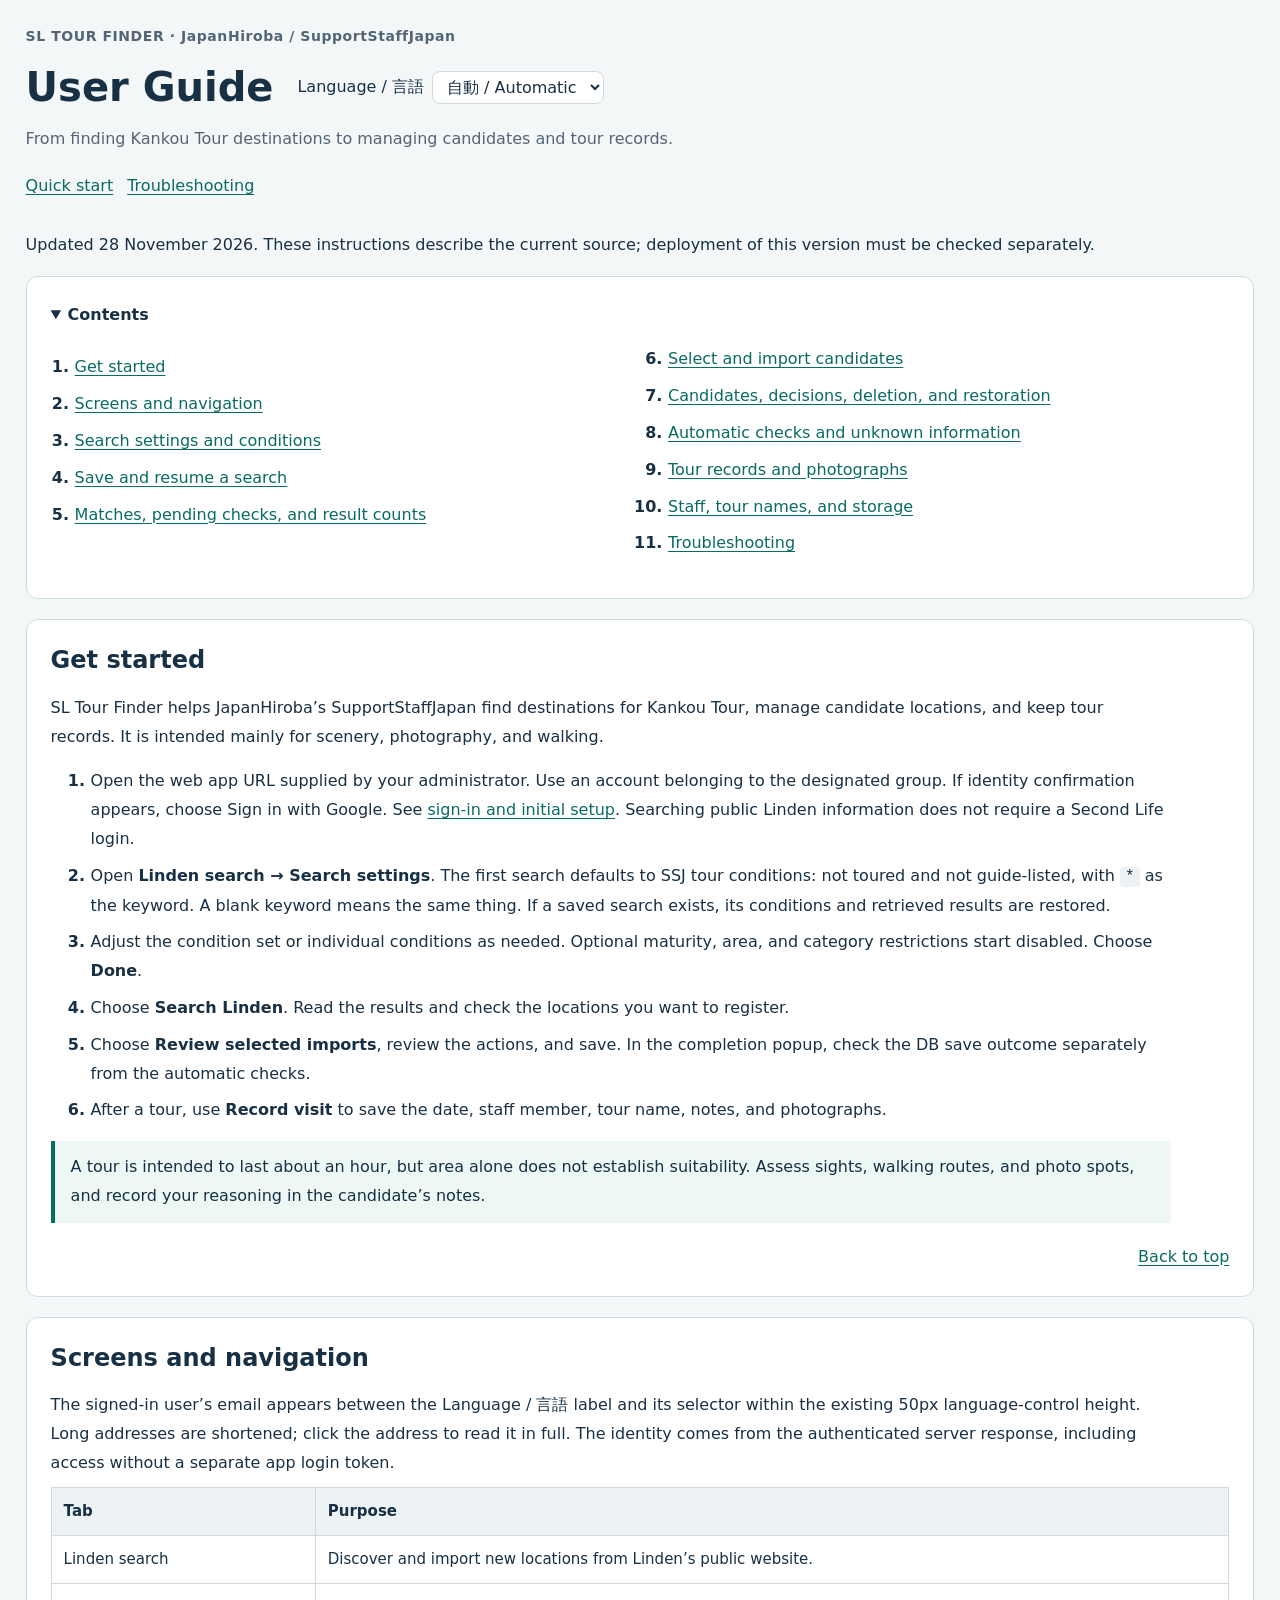
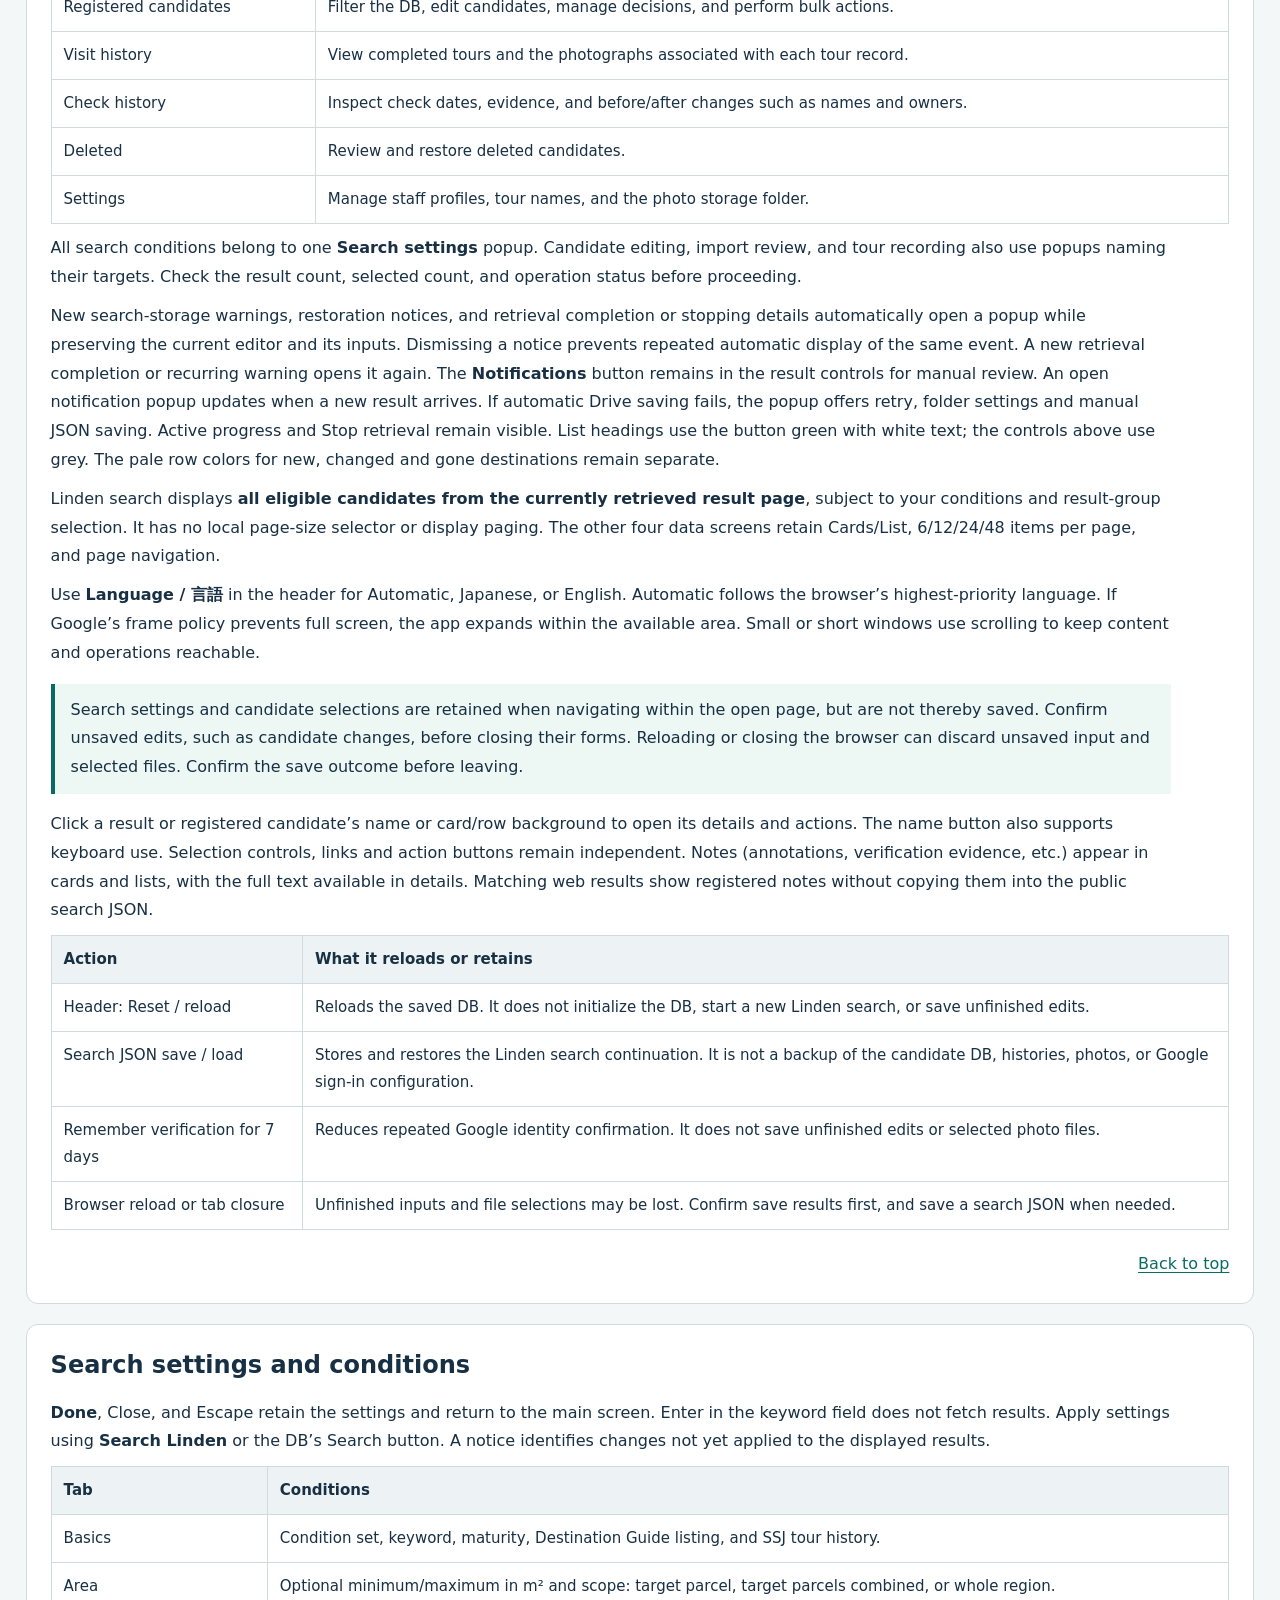
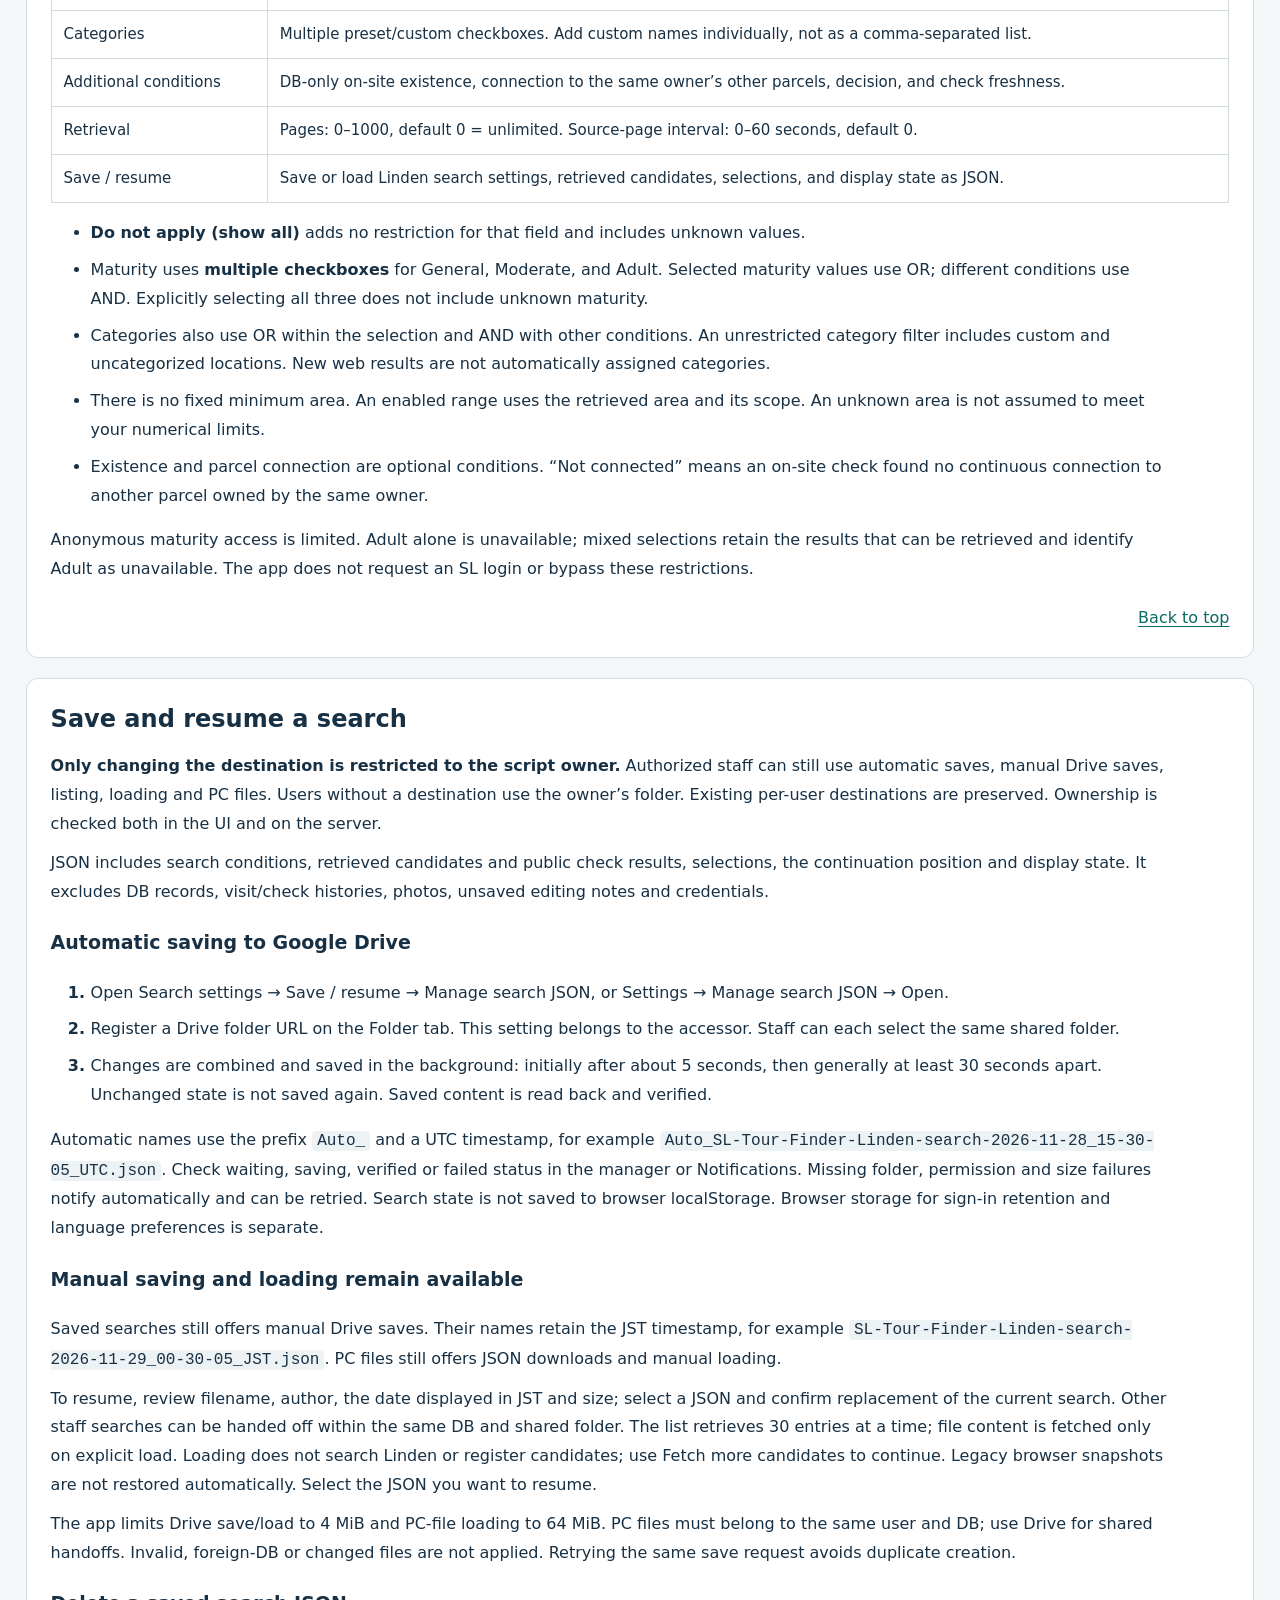
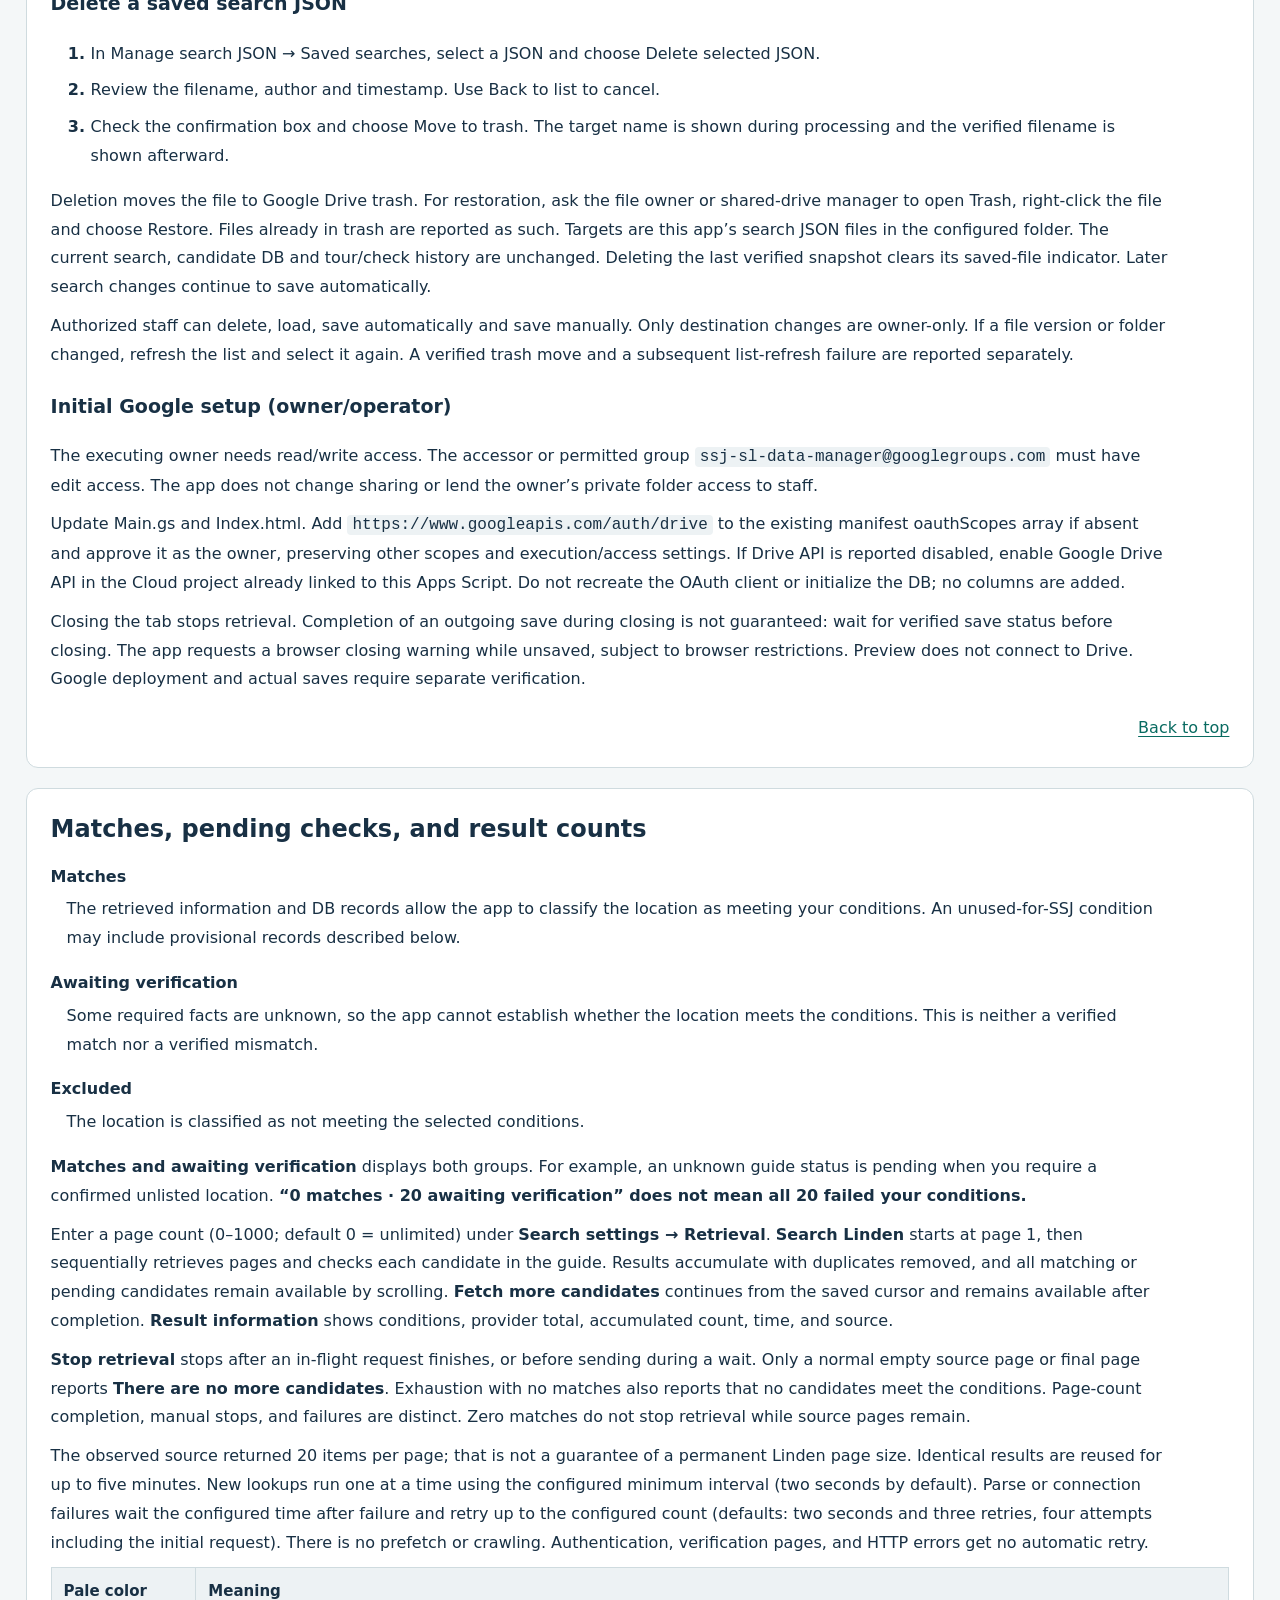
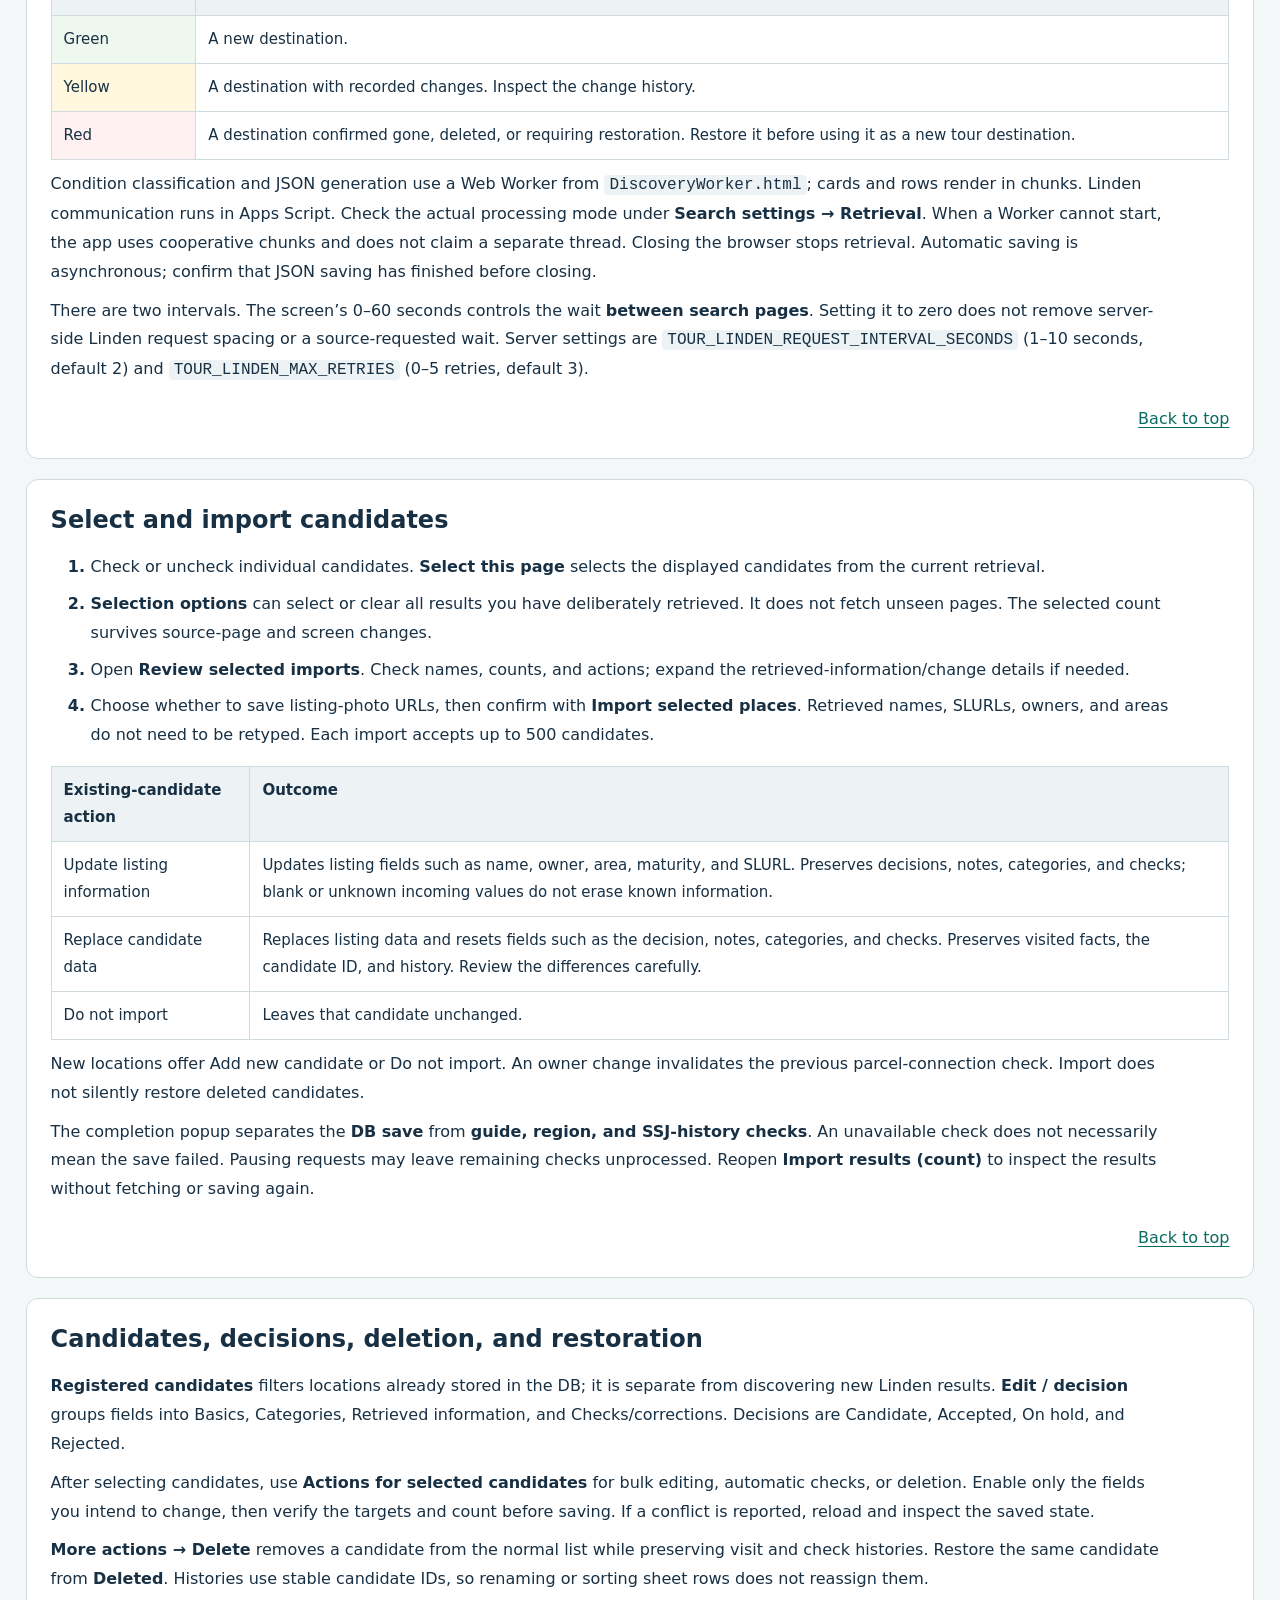
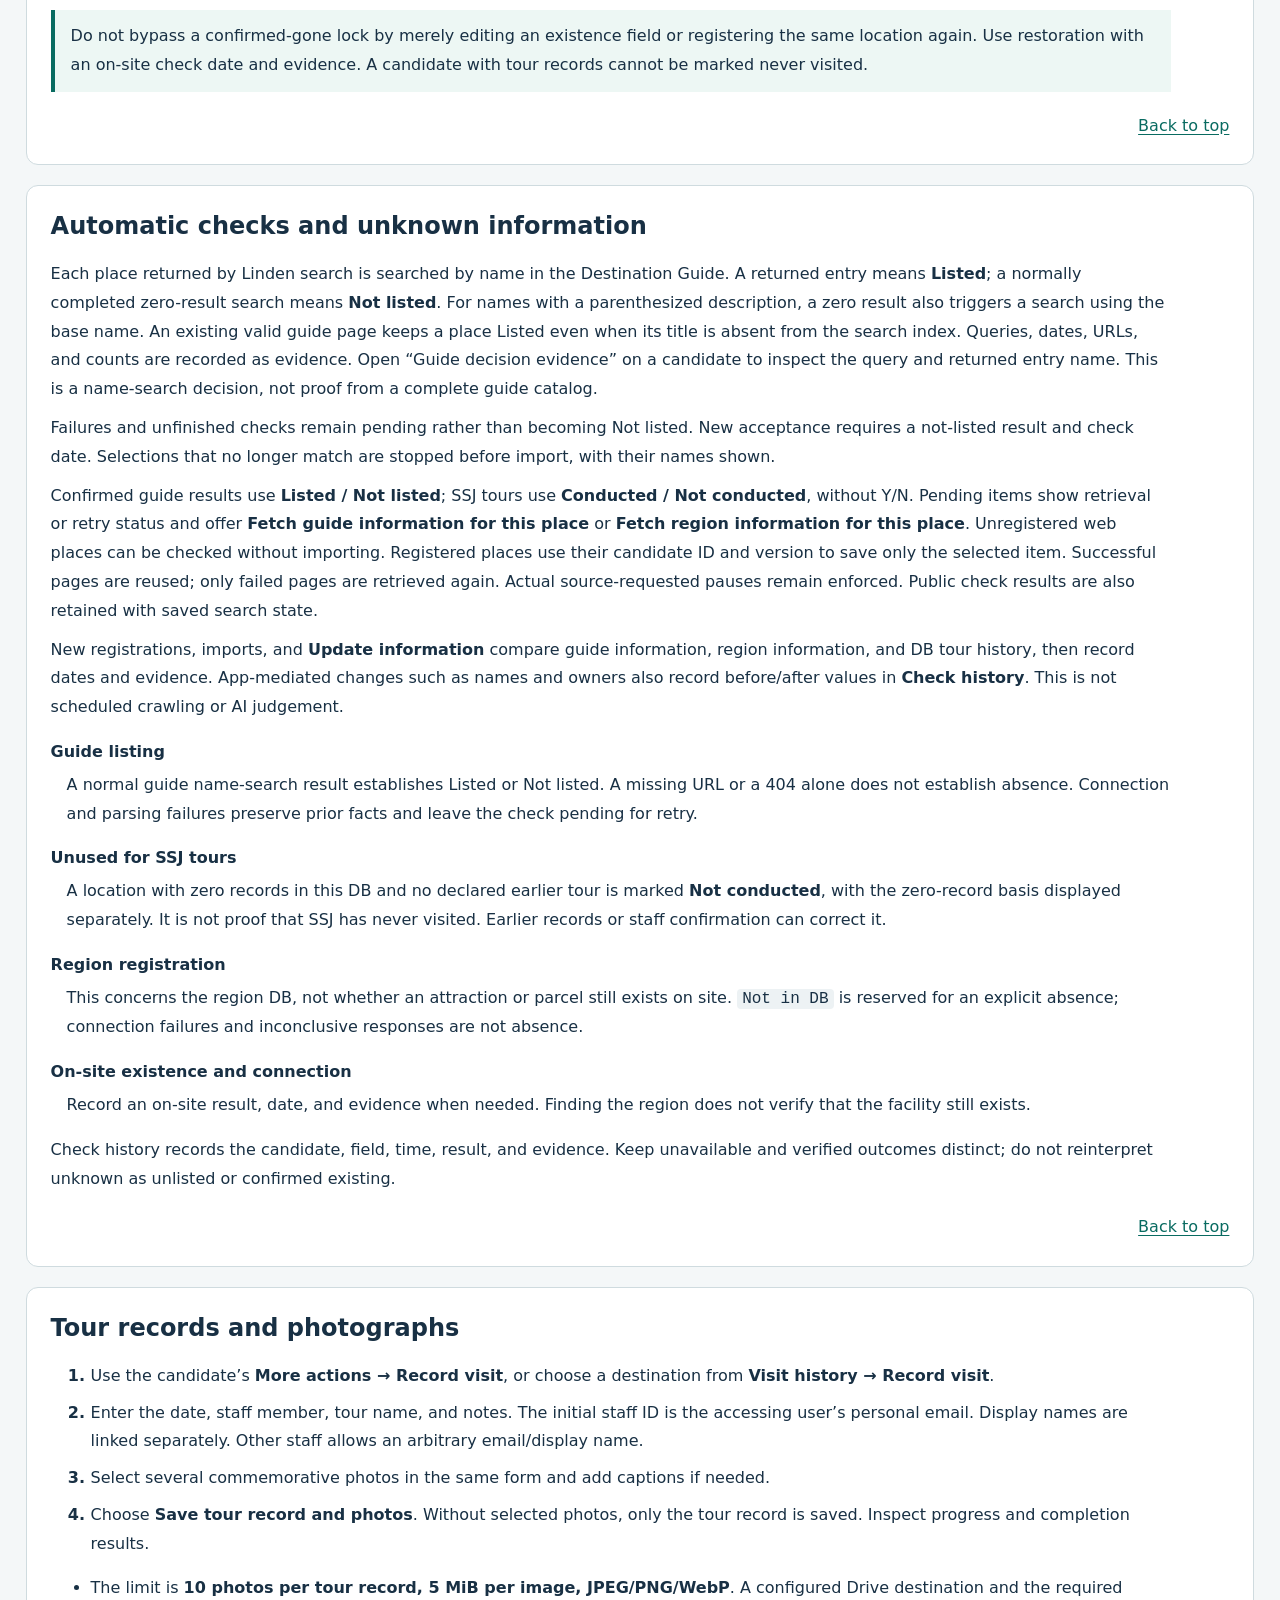
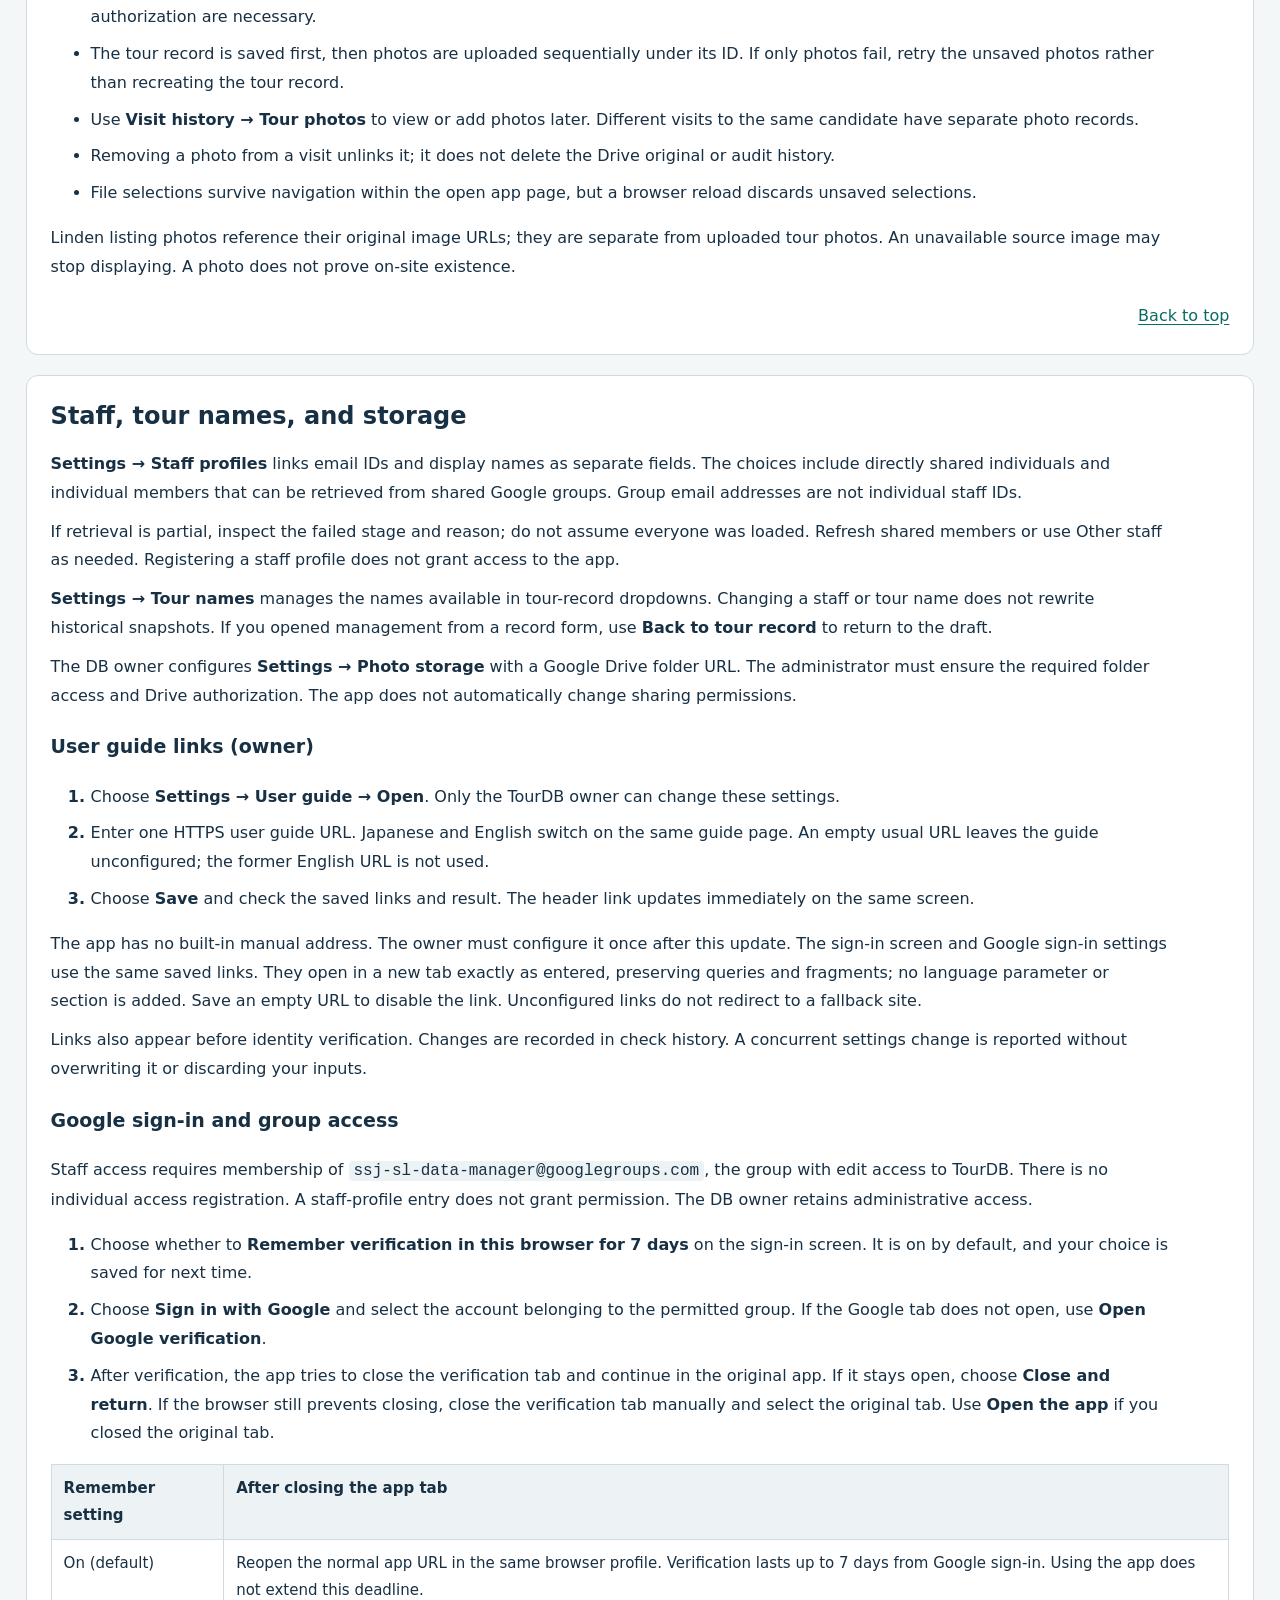
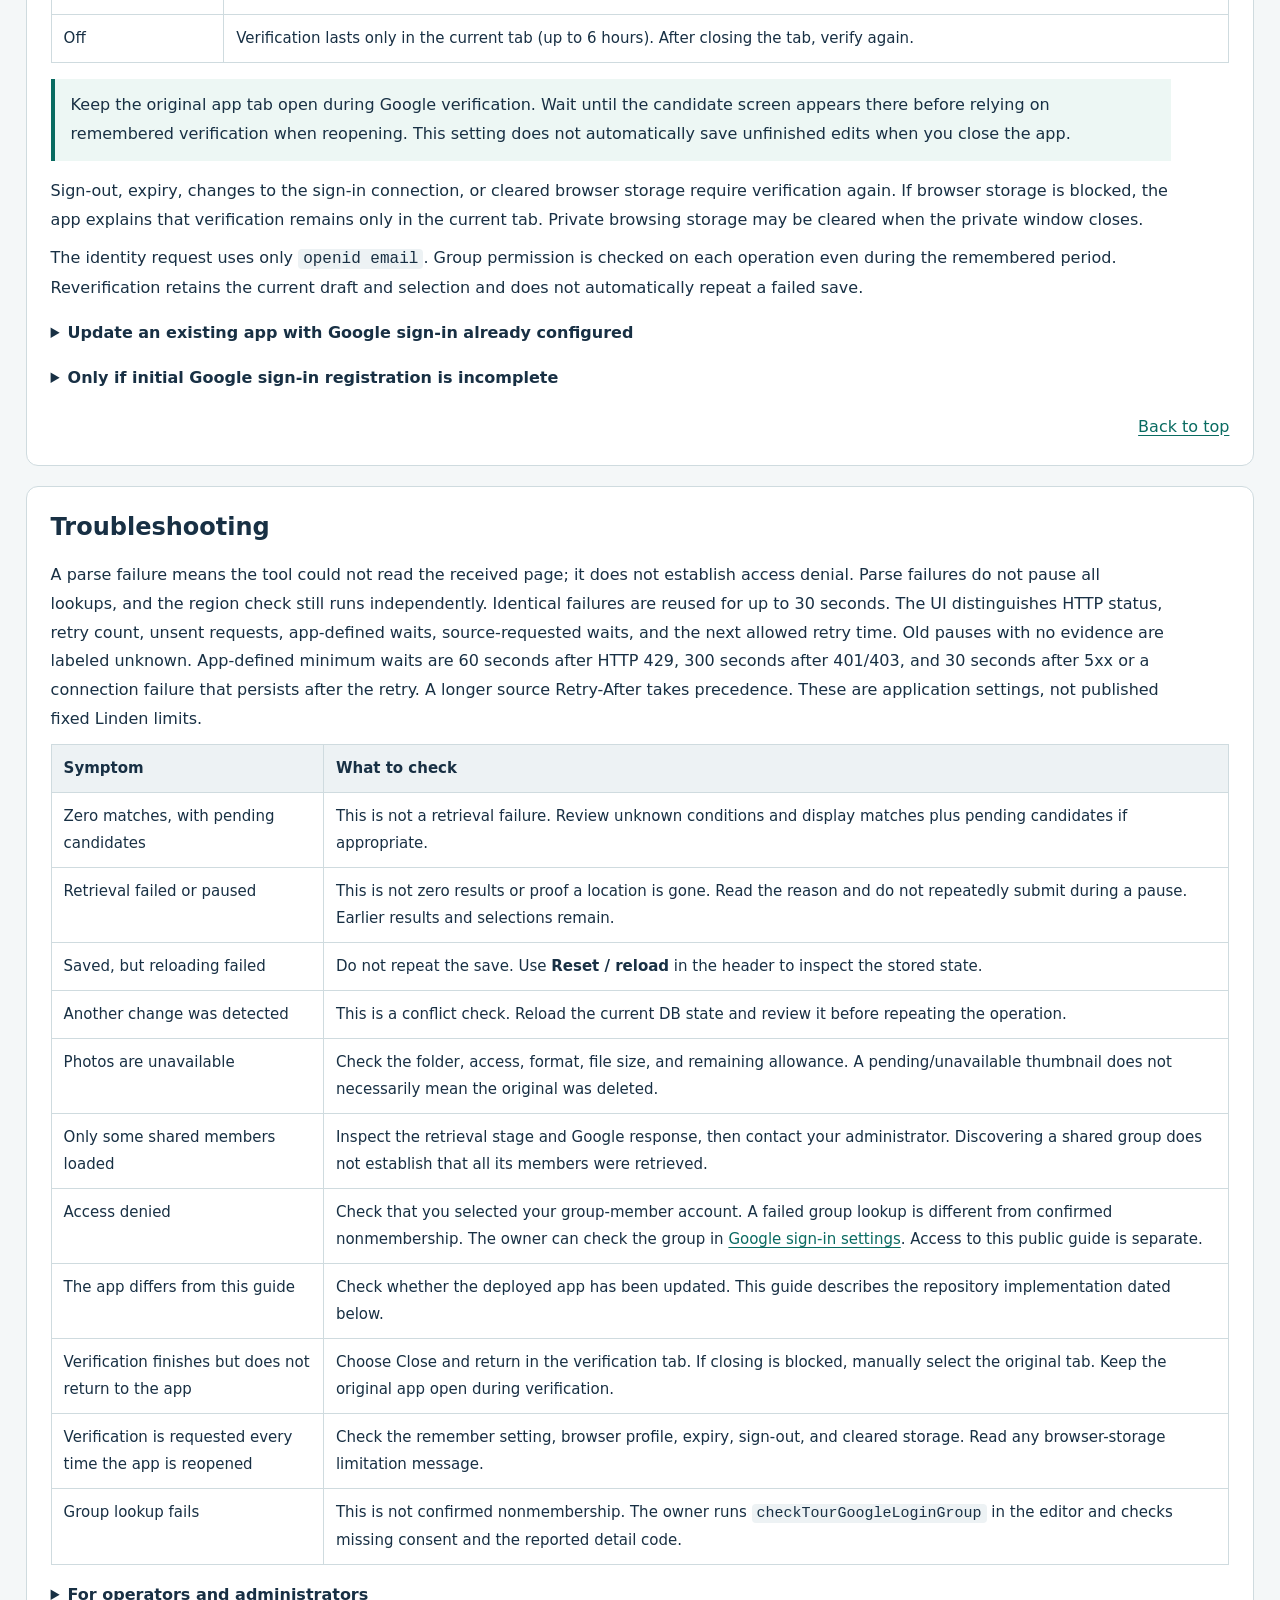
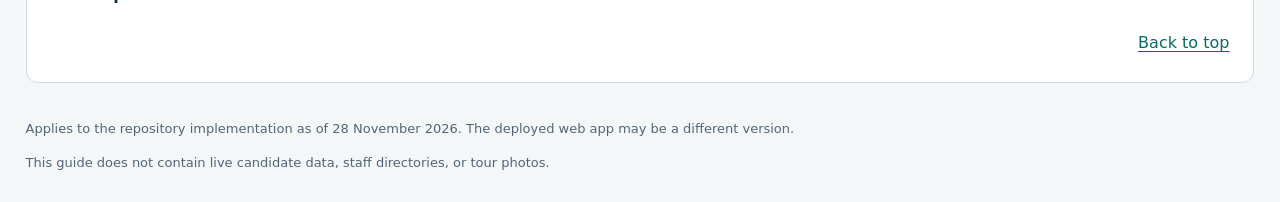
<file: docs/index.html>
<!doctype html>
<html lang="ja">
<head>
<meta charset="utf-8">
<meta name="viewport" content="width=device-width,initial-scale=1">
<meta name="description" content="SL Tour Finderの取扱説明書 / SL Tour Finder user guide. 日本語・Englishを同じページで切り替えられます。">
<title>SL Tour Finder — 取扱説明書 / User Guide</title>
<link rel="stylesheet" href="manual.css?v=c1d930876c6a">
<script src="manual.js?v=21057b363cda" defer></script>
</head>
<body id="top">
<div class="guide-toolbar"><label for="guide-language">Language / 言語</label><select id="guide-language"><option value="auto">自動 / Automatic</option><option value="ja">日本語</option><option value="en">English</option></select></div>
<div id="guide-body" lang="ja"><a class="skip" href="#content">本文へ移動</a><header><div class="brand">SL TOUR FINDER · JapanHiroba / SupportStaffJapan</div><div class="guide-heading"><h1>取扱説明書</h1></div><p class="subtitle">「Kankou Tour」の行き先検索から、候補選定・ツアーの実施記録まで。</p><nav aria-label="説明書の案内"><a href="#start">最初の操作</a><a href="#trouble">困ったとき</a></nav></header>
<main id="content"><p class="muted">更新日：2026年11月28日。現行ソースの操作説明です。公開中のアプリへ反映済みかは別途確認してください。</p><details class="toc" open><summary>目次</summary><ol><li><a href="#start">まず使ってみる</a></li><li><a href="#navigation">画面と基本操作</a></li><li><a href="#search">検索設定と条件の組み合わせ</a></li><li><a href="#resume">検索の続きを保存・再開</a></li><li><a href="#results">一致・確認待ち・取得件数の読み方</a></li><li><a href="#import">候補を選んで取り込む</a></li><li><a href="#candidates">登録済み候補・採否・削除と復元</a></li><li><a href="#checks">自動確認と「未確認」の扱い</a></li><li><a href="#tours">ツアー実施記録と記念写真</a></li><li><a href="#settings">担当者・ツアー名・保存先</a></li><li><a href="#trouble">困ったとき</a></li></ol></details><section id="start" aria-labelledby="h-start"><h2 id="h-start">まず使ってみる</h2><p>SL Tour Finderは、JapanHirobaのSupportStaffJapanが行う「Kankou Tour」の行き先を探し、候補の選定と実施記録を管理するWebアプリです。主な用途は景観・撮影・散策です。</p><ol><li>運用担当者から案内されたWebアプリURLを開きます。利用には指定グループへの所属が必要です。本人確認画面が出た場合は「Googleでログイン」で所属アカウントを選びます。<a href="#google-login">ログインと初回設定</a>を参照してください。Lindenの公開情報を探すためにSecond Lifeへログインする必要はありません。</li><li>「Linden検索」→「検索設定」を開きます。初回はSSJツアー向け（未実施・公式未掲載）、検索語は <code>*</code> です。空欄も同じ扱いです。前回の検索は「検索JSONの管理」で読み込みます。</li><li>必要なら条件セットや個別条件を変更します。成熟カテゴリ・面積・カテゴリー等の追加条件は未適用から始まります。「完了」で戻ります。</li><li>「Lindenで検索」を押します。候補を読み、登録したい場所にチェックします。</li><li>「選択した候補の取り込みを確認」で処理方法を確認して保存します。完了後の「取り込み結果」で、DB保存と照合結果を別々に確認します。</li><li>ツアーを行ったら「実施を記録」で日付・担当者・ツアー名・メモ・記念写真を保存します。</li></ol><aside>ツアーの目安は約1時間ですが、面積だけで適性を確定しません。見どころ・散策ルート・撮影スポットを見て判断し、候補のメモに残してください。</aside><a class="back" href="#top">先頭へ戻る</a></section>
<section id="navigation" aria-labelledby="h-navigation"><h2 id="h-navigation">画面と基本操作</h2><div class="table-wrap"><table><thead><tr><th>タブ</th><th>用途</th></tr></thead><tbody><tr><td>Linden検索</td><td>Lindenの公開Webから新しい候補を探して取り込む。</td></tr><tr><td>登録済み候補</td><td>DB内の候補を絞り込み、編集・採否変更・一括操作を行う。</td></tr><tr><td>実施履歴</td><td>ツアーの実施記録と、その回に関連付けた記念写真を見る。</td></tr><tr><td>確認履歴</td><td>確認日時・根拠・名称や所有者等の変更前後を確認する。</td></tr><tr><td>削除済み</td><td>削除した候補を確認して復元する。</td></tr><tr><td>設定</td><td>担当者・ツアー名・記念写真の保存先・検索JSONを管理する。所有者は取説URLとGoogleログインも設定する。</td></tr></tbody></table></div><p>検索条件は1つの「検索設定」ポップアップで編集します。候補編集、取り込み確認、実施記録等も対象名が表示されたポップアップで行います。メイン画面の件数・選択数・状態表示を確認してから操作してください。</p><p>検索の保存・復元の警告、復元通知、Lindenの取得終了・停止は、新しい通知が発生すると自動でポップアップ表示します。編集中の画面・入力は保持します。同じ通知は閉じた後に繰り返し表示せず、新しい取得完了や再発した警告は再び自動表示します。結果操作欄の<strong>「通知」</strong>ボタンも残し、閉じた後も再確認できます。開いている通知には新しい結果を反映します。保存できない場合はポップアップから検索JSONを保存できます。取得中の進捗と停止操作は引き続き表示します。一覧の列見出しはボタンと同じグリーンに白文字、その上の操作エリアはグレーです。候補の新規・変更・消滅を表す淡い行色は別に維持します。</p><p>Linden検索は、今回の取得分のうち条件と表示グループに該当する候補を<strong>全件表示</strong>します。表示件数指定や表示用のページ送りはありません。ほかの4つのデータ画面では、カード／一覧、6・12・24・48件表示、ページ送りを利用できます。</p><p>上部の「Language / 言語」は自動／日本語／Englishを切り替えます。ラベルと選択欄の間にログイン中の利用者のメールアドレスを表示します。言語欄は高さ50px内に収めます。長いアドレスは省略表示し、クリックすると全文を確認できます。自動はブラウザーの最優先言語に従います。「全画面」がGoogleのフレーム制限で使えない場合は、表示可能な領域内で拡張します。狭い・低い画面では全体スクロールで操作と全文に到達できます。</p><aside>検索設定の指定や候補の選択は画面内の移動でも保持しますが、保存したことにはなりません。候補編集などの未保存入力は、閉じる前に保存結果を確認してください。ブラウザー自体の再読み込み・終了では未保存入力や選択ファイルを失うことがあります。保存結果を確認してから閉じてください。</aside><p>検索結果・登録済み候補のカードや一覧行の名前・余白をクリックすると、対象の「詳細・操作」が開きます。名前はキーボードでも操作できます。チェック、リンク、操作ボタンは独立して動きます。「メモ(注記・確認根拠など)」はカードと一覧に表示し、詳細では全文を読めます。登録済み候補と同じWeb結果にもメモを表示しますが、公開検索JSONには保存しません。</p><div class="table-wrap"><table><thead><tr><th>操作</th><th>読み直す・保持する内容</th></tr></thead><tbody><tr><td>上部の「リセット読み込み」</td><td>保存済みDBを読み直します。DB初期化やLindenの再検索ではありません。未保存の編集をDBへ保存する操作でもありません。</td></tr><tr><td>検索JSONの保存・読み込み</td><td>Linden検索の続きだけを保存・復元します。候補DB・履歴・写真・Googleログイン設定のバックアップではありません。</td></tr><tr><td>本人確認の7日間保持</td><td>Googleでの再確認を省く設定です。未保存の編集や選択写真を保存する機能ではありません。</td></tr><tr><td>ブラウザーの再読み込み・タブ終了</td><td>未保存入力・選択ファイルは失われる場合があります。保存結果を確認し、Linden検索の続きは必要に応じてJSONにも保存してください。</td></tr></tbody></table></div><a class="back" href="#top">先頭へ戻る</a></section>
<section id="search" aria-labelledby="h-search"><h2 id="h-search">検索設定と条件の組み合わせ</h2><p>「完了」・閉じる・Escapeは指定を保持して戻るだけです。検索語のEnterでも取得しません。メイン画面の<strong>「Lindenで検索」</strong>またはDBの検索ボタンで条件を反映します。未反映の変更がある場合は、その旨を表示します。</p><div class="table-wrap"><table><thead><tr><th>タブ</th><th>設定する内容</th></tr></thead><tbody><tr><td>基本</td><td>条件セット、検索語、成熟カテゴリ、行き先ガイド掲載、SSJ実施状況。</td></tr><tr><td>面積</td><td>範囲指定、下限・上限の㎡、対象パーセル／対象パーセル合計／リージョン全体。</td></tr><tr><td>カテゴリー</td><td>プリセットと独自カテゴリーの複数チェック。独自名は1件ずつ追加し、カンマ区切りにしない。</td></tr><tr><td>追加条件</td><td>登録済みDBの現地存続、同所有者区画との接続、採否、確認日の新しさ。</td></tr><tr><td>取得</td><td>ページ数（0〜1000、既定0＝無制限）。検索ページの取得間隔は初期値0秒、0〜60秒で変更。</td></tr><tr><td>保存・再開</td><td>Linden検索の設定・取得済み候補・選択・表示状態をJSONで保存・読み込み。</td></tr></tbody></table></div><ul><li>追加条件の「適用しない（全て出る）」は、その項目では制限しないという意味です。未確認も含みます。</li><li>成熟カテゴリはGeneral／Moderate／Adultの<strong>複数チェック</strong>です。選択同士はOR、ほかの条件とはANDです。3つを明示指定した場合は成熟カテゴリ未確認の場所を含みません。</li><li>カテゴリーも複数選択内はOR、ほかの条件とはANDです。未適用なら独自カテゴリー・未分類も含みます。新しいWeb候補のカテゴリーは自動推定しません。</li><li>面積に固定の最低値はありません。範囲を指定した場合は取得した面積と対象範囲を使います。面積未確認は指定値に合うと見なしません。</li><li>現地存続・区画接続は既定の必須条件ではありません。「接続なし」は同じ所有者の別区画と地続きではないという確認です。</li></ul><p>公開取得できる成熟カテゴリには制限があります。Adultだけの指定は取得不可、ほかとの併用では取得できる結果を残してAdult取得不能を案内します。SLアカウントのログインや制限回避は行いません。</p><a class="back" href="#top">先頭へ戻る</a></section>
<section id="resume" aria-labelledby="h-resume"><h2 id="h-resume">検索の続きを保存・再開</h2><p><strong>所有者限定なのは保存先の変更だけです。</strong>自動保存・Driveへの手動保存・一覧・読み込み・PCファイル操作は、許可されたスタッフが引き続き利用できます。未設定の利用者は所有者の保存先を使用します。既存の個人別保存先は変更・削除しません。保存先の変更は画面とサーバーの両方で所有者を確認します。</p><p>検索条件・取得済み候補と公開照会結果・候補の選択・取得を再開する位置・表示状態をJSONで保存します。DB本体・実施／確認履歴・写真・未保存の編集メモ・認証情報は含みません。</p><h3>Google Driveへの自動保存</h3><ol><li>「検索設定 → 保存・再開 → 検索JSONの管理」、または「設定 → 検索JSONの管理 → 開く」を選びます。</li><li>所有者が「保存先」でGoogle DriveのフォルダーURLを登録します。所有者以外は現在のURLを閲覧・コピーできますが、入力欄は読み取り専用、変更ボタンはグレー表示です。</li><li>検索の変更はバックグラウンドでまとめて保存します。最初は約5秒後、以後は原則30秒以上の間隔を空けます。変わっていない状態は保存しません。保存後は内容を読み直して確認します。</li></ol><p>自動保存名は <code>Auto_SL-Tour-Finder-Linden-search-2026-11-28_15-30-05_UTC.json</code> のように、接頭辞 <code>Auto_</code> とUTCの年月日時刻付きです。管理画面と「通知」の保存状態で、待機中・保存中・確認済み・失敗を確認できます。保存先未設定・権限不足・容量超過などは自動通知し、再試行できます。検索状態をブラウザーのlocalStorageへは保存しません。ログイン保持と言語設定のブラウザー保存は別です。</p><h3>手動保存・読み込みも使えます</h3><p>「保存済み」で現在の検索をDriveへ手動保存できます。手動保存名は従来どおり <code>SL-Tour-Finder-Linden-search-2026-11-29_00-30-05_JST.json</code> です。「PCファイル」ではJSONのダウンロードと手動読み込みも使えます。</p><p>再開するときは、一覧で名前・保存者・JST表示の日時・サイズを確認してJSONを選び、現在の検索を置き換える確認にチェックして読み込みます。同じDBの共有フォルダーでは他スタッフの検索も引き継げます。一覧は30件ずつ取得し、本文は明示的な読み込み時に取得します。読み込みだけでLindenへ再検索・DB登録は行わず、続きは「追加取得」で開始します。以前のブラウザー保存を自動復元しません。必要なJSONを選んで再開してください。</p><p>Drive保存・読込上限はアプリ側で4 MiB、PCファイル読込は64 MiBです。PCファイルは同じ利用者・DBのものを読み込みます。共同引き継ぎはDriveの一覧を使います。不正な形式・別DB・変更済みファイルは現在の検索へ適用しません。同じ保存要求の再試行は重複作成を防ぎます。</p><h3>保存済み検索JSONを削除する</h3><ol><li>「検索JSONの管理 → 保存済み」で削除するJSONを選び、「選択したJSONを削除」を押します。</li><li>表示されたファイル名・保存者・保存日時を確認します。中止するときは「一覧へ戻る」を押します。</li><li>確認チェックを付けて「ゴミ箱へ移動」を押します。処理中は対象名を表示し、完了後に移動を確認したファイル名を表示します。</li></ol><p>削除はGoogle Driveのゴミ箱への移動です。復元が必要なときはファイルの所有者または共有ドライブの管理者へ依頼します。管理者がDriveのゴミ箱で対象ファイルを右クリックして復元します。既にゴミ箱にある場合は、その状態を表示します。削除対象は設定済み保存先にある本アプリの検索JSONです。現在の検索・候補DB・実施／確認履歴は変更しません。最後に保存したJSONを削除した場合は、そのファイルの保存済み表示を解除します。以後の検索変更は引き続き自動保存します。</p><p>削除・読み込み・自動保存・手動保存は、許可されたスタッフが利用できます。所有者限定は保存先の変更だけです。ファイルの版や保存先が変わっている場合は、一覧を更新して選び直してください。ゴミ箱移動を確認済みで一覧の再取得だけ失敗した場合は、両方を分けて表示します。</p><h3>初回のGoogle設定（所有者・運用担当者）</h3><p>実行所有者が読み書きでき、アクセス者本人または指定グループ <code>ssj-sl-data-manager@googlegroups.com</code> に編集共有されたフォルダーを使います。共有設定をアプリから変更しません。所有者の私有フォルダー権限だけでスタッフに利用させません。</p><p>この版はMain.gs・Index.htmlを更新します。既存マニフェストのoauthScopesに <code>https://www.googleapis.com/auth/drive</code> がなければ追加し、所有者が承認してください。他のスコープ・実行者・アクセス設定は維持します。Drive API無効と表示された場合だけ、既に紐付いたCloudプロジェクトでGoogle Drive APIを有効化します。OAuthクライアント再登録・DB初期化・列追加は不要です。</p><p>タブを閉じると取得は停止します。終了時の送信完了は保証できないため、保存状態が確認済みになってから閉じてください。未保存状態ではブラウザーの終了確認を要求しますが、表示はブラウザー側の制限に従います。プレビューはDriveに接続しません。Google上の反映・実保存は別途確認が必要です。</p><a class="back" href="#top">先頭へ戻る</a></section><section id="results" aria-labelledby="h-results"><h2 id="h-results">一致・確認待ち・取得件数の読み方</h2><dl><dt>一致</dt><dd>取得情報とDB記録から、指定した条件に合うと判定した候補です。SSJ未実施には後述の仮登録が含まれる場合があります。</dd><dt>確認待ち</dt><dd>未確認の項目があり、条件に合うか確定できない候補です。条件一致済みでも、条件不一致でもありません。</dd><dt>不一致</dt><dd>指定した条件に合わないと判定した候補です。</dd></dl><p>「一致と確認待ち」は両方を表示する設定です。例えば公式未掲載を指定した時、掲載有無が未確認なら確認待ちです。<strong>「一致0件・確認待ち20件」は、20件が不一致という意味ではありません。</strong></p><p>「検索設定 → 取得」で、ページ数を指定します（0〜1000、既定0＝無制限）。「Lindenで検索」で1ページ目から開始し、ページ取得と候補ごとのガイド検索を順番に行います。候補は重複を除いて累積し、スクロールして全件読めます。「追加取得」は続きから取得し、完了後も押せます。「取得情報」で条件・掲載総数・累計件数・日時・参照元を確認します。</p><p>「取得を停止」で途中停止できます。通常の空ページまたは最終ページに達した時だけ<strong>「もうこれ以上の候補はありません」</strong>と表示します。全取得後に一致0件なら条件一致する候補がないことも案内します。指定ページ数での停止、途中停止、失敗は別表示です。条件一致0件でも取得元に続きがあれば継続します。</p><p>確認できた取得元は1ページ20件でした。検索ページの取得間隔は「検索設定 → 取得」で0〜60秒、初期値0秒です。リンデンのおすすめ行き先ガイド掲載判定は5件ずつまとめて送り、候補ごとのブラウザー側の待機を入れません。判定中も閲覧・表示切替・選択・取り込み確認・候補の編集保存を続けられます。保存・手動照会を優先します。進捗は専用欄へ表示し、操作結果の通知を上書きしません。サーバー側の待機指定・運用間隔が長ければそちらを優先します。同じ照会は5分再利用し、並列取得しません。サーバー内部の解析・通信失敗の再試行は運用設定（未設定時2秒・再試行3回）に従います。認証要求・確認用画面・拒否・回数制限では停止します。</p><div class="table-wrap"><table><thead><tr><th>淡い色</th><th>意味</th></tr></thead><tbody><tr><td class="new">緑</td><td>新規の行き先。</td></tr><tr><td class="changed">黄</td><td>記録後に変更があった行き先。変更履歴を確認する。</td></tr><tr><td class="gone">赤</td><td>消滅確認済み・削除済み等、復元が必要な行き先。復元まで新たな行き先に使えない。</td></tr></tbody></table></div><p>検索の条件判定とJSON生成は <code>DiscoveryWorker.html</code> のWeb Workerで処理し、カード・行は小分けに描画します。Lindenへの通信はApps Script側です。「検索設定 → 取得」で実際の処理方式を確認してください。Workerを使えない場合は画面と協調する分割処理へ切り替え、別スレッドで動いたとは表示しません。ブラウザーを閉じると取得は停止します。自動保存は非同期なので、閉じる前にJSON保存の完了を確認してください。</p><p>取得間隔には2種類あります。画面の0〜60秒は<strong>検索ページ間</strong>の待機です。0秒でも、サーバー側のLinden照会間隔や取得先の待機指定は省略しません。サーバー側は <code>TOUR_LINDEN_REQUEST_INTERVAL_SECONDS</code>（1〜10秒、既定2）と <code>TOUR_LINDEN_MAX_RETRIES</code>（0〜5回、既定3）で設定します。</p><a class="back" href="#top">先頭へ戻る</a></section>
<section id="import" aria-labelledby="h-import"><h2 id="h-import">候補を選んで取り込む</h2><ol><li>個別のチェックで候補をON/OFFします。「このページを全選択」は、現在表示している取得分が対象です。</li><li>「選択の操作」で手動取得済みの結果全体を選択・解除できます。未取得ページを取得する操作ではありません。選択数は別の取得元や画面へ移動しても保持します。</li><li>「選択した候補の取り込みを確認」を開きます。対象名・件数・処理方法を確認し、必要なら「取得情報・変更内容を見る」を開きます。</li><li>掲載写真のURLを保存するか選び、「選択した候補を取り込む」で確定します。取得済みの名称・SLURL・所有者・面積等を再入力する必要はありません。一括取り込みは1回500件までです。</li></ol><div class="table-wrap"><table><thead><tr><th>登録済み候補の処理</th><th>結果</th></tr></thead><tbody><tr><td>掲載情報を更新</td><td>名称・所有者・面積・成熟カテゴリ・SLURL等を更新。既存の採否・メモ・カテゴリー・確認結果を保持し、空欄や未確認で既知の情報を消さない。</td></tr><tr><td>候補データを置き換え</td><td>取得情報へ置き換え、採否・メモ・カテゴリー・確認項目等を初期状態へ戻す。訪問済みの事実、候補ID、履歴は保持する。差分をよく確認する。</td></tr><tr><td>取り込まない</td><td>その候補を変更しない。</td></tr></tbody></table></div><p>新規候補は新規登録／取り込まないを選べます。所有者変更時は、以前の所有者に対する接続確認を未確認へ戻します。削除済み候補は取り込みで自動復元しません。</p><p>完了後の「取り込み結果」は、<strong>DB保存</strong>と<strong>公式掲載・リージョン・SSJ実施状況の照合</strong>を分けて表示します。「照合不能」は必ずしも保存失敗ではありません。休止中は残りの確認が未処理になる場合があります。閉じた後も「取り込み結果（件数）」で再表示できます。結果を見るだけで再照会・再保存はしません。</p><a class="back" href="#top">先頭へ戻る</a></section>
<section id="candidates" aria-labelledby="h-candidates"><h2 id="h-candidates">登録済み候補・採否・削除と復元</h2><p>「登録済み候補」の検索は、保存済みDB内の絞り込みです。新しいLinden候補の取得とは別です。「編集・採否」で基本・カテゴリー・取得情報・確認訂正のタブを切り替えます。採否は候補／採用／保留／見送りです。</p><p>複数の候補を選んだ場合は「選択した候補の操作」から一括編集・自動情報更新・削除を行います。一括編集では変更する項目を明示的にチェックし、対象名と件数を確認して保存します。更新の競合が出た場合は、保存済み状態を再取得して確認してください。</p><p>「その他の操作 → 削除」は通常の候補一覧から外す操作です。実施履歴・確認履歴は残ります。「削除済み」から同じ候補を復元できます。候補IDで関連付けるため、名前の変更やシートの並べ替えで履歴の対応を変えません。</p><aside>消滅確認済みの候補は、単に存続欄を書き換えたり、同じ場所を新規登録し直したりして再利用しないでください。「復元」で現地確認日と根拠を記録してから使います。実施履歴のある候補を未実施には変更できません。</aside><a class="back" href="#top">先頭へ戻る</a></section>
<section id="checks" aria-labelledby="h-checks"><h2 id="h-checks">自動確認と「未確認」の扱い</h2><p>場所検索で得た候補を行き先ガイドで名称検索します。検索結果ありは<strong>掲載あり</strong>、正常終了した検索が0件なら<strong>掲載なし</strong>です。名称に括弧付き説明がある場合は、全文0件のあと基礎名でも検索します。登録済みガイドURLがある場合は、0件でも掲載ページが存在すれば掲載ありを保持します。検索語・日時・URL・件数を根拠として記録します。候補の「リンデンのおすすめ行き先ガイド掲載判定の根拠」で検索語と返った掲載名を確認できます。これは名称検索の結果であり、ガイド全件を網羅した証明ではありません。</p><p>取得失敗・未処理は掲載なしにせず再試行待ちです。掲載なしと確認日がない候補は採用に変更できません。条件不一致へ変わった選択は、取り込み確認時・送信前に対象名を示して停止します。</p><p>公式掲載の確定結果は「掲載あり／掲載なし」、SSJツアーは「実施済／未実施」です。Y/Nを使いません。未処理の項目は「取得待ち／再試行待ち」とし、「この行き先の掲載情報を取得」「この行き先のリージョン情報を取得」で該当項目だけ取得します。未登録候補は取り込まずに取得でき、登録済みは該当候補ID・版を照合して選んだ項目だけ保存します。成功済みの照会は再利用し、失敗したページだけ再取得します。実際の拒否後の待機は解除しません。公開照会結果は検索状態の保存・再開にも含みます。</p><p>新規登録・取り込み後や「情報更新」では、行き先ガイド・リージョン情報・DBの実施履歴を照合して日時・根拠を保存します。名称・所有者等のアプリ経由の変更前後も「確認履歴」へ記録します。定期巡回やAIによる判定ではありません。</p><dl><dt>公式掲載</dt><dd>行き先ガイドの名称検索結果から掲載あり／掲載なしを記録します。公式URLなし・404だけでは掲載なしにしません。通信・解析失敗でも以前の確認結果を保持し、該当項目を再試行待ちにします。</dd><dt>SSJ未実施</dt><dd>SSJツアーは「実施済／未実施」で表示します。このDBの実施記録0件で過去実施の申告がない候補は「未実施」とし、記録0件という判定根拠を別表示します。過去に一度も行っていないという確認済みの意味ではありません。過去記録やスタッフ確認から訂正できます。</dd><dt>リージョン登録</dt><dd>リージョンの登録情報であり、施設・パーセルの現地存続とは別です。<code>Not in DB</code> は明確な該当なしだけを表し、通信失敗や判定不能には使いません。</dd><dt>現地存続・接続</dt><dd>必要な場合は現地の確認結果・日付・根拠を登録します。リージョンが見つかっただけで施設が存在するとは判断しません。</dd></dl><p>確認履歴では候補名・項目・日時・確認結果・根拠を確認します。取得不能と確認済みを区別し、未確認を未掲載・存在確認済みに読み替えないでください。</p><a class="back" href="#top">先頭へ戻る</a></section>
<section id="tours" aria-labelledby="h-tours"><h2 id="h-tours">ツアー実施記録と記念写真</h2><ol><li>候補の「その他の操作 → 実施を記録」、または「実施履歴 → 実施を記録」から対象を選びます。</li><li>実施日・担当者・ツアー名・メモを入力します。担当者はアクセス中の個人メールIDが初期値です。表示名は別に関連付けます。「その他」では任意のメールID・表示名を記録できます。</li><li>同じ画面で記念写真を複数選び、必要なら説明を付けます。</li><li>「実施記録と写真を保存」で保存します。写真を選ばない場合は実施記録だけを保存します。進捗と保存結果を確認します。</li></ol><ul><li>写真は<strong>1つの実施記録につき最大10枚、1枚5MiB以下、JPEG／PNG／WebP</strong>です。Driveの保存先と追加承認が必要です。</li><li>実施記録を先に保存し、そのIDに結び付けて写真を順番に保存します。写真だけが失敗した場合、保存済みの実施記録を作り直さず、未保存分を再試行します。</li><li>保存後も「実施履歴 → 記念写真」から追加・確認できます。同じ候補でも、別の実施回は別の写真記録です。</li><li>「この実施履歴から外す」は写真の関連付けだけを外し、Drive原本と履歴を削除しません。</li><li>選択したファイルは同じページ内では保持しますが、ブラウザーを再読み込みすると未保存の選択を失います。</li></ul><p>Lindenの掲載写真は元の画像URLを参照する方式で、記念写真のアップロードとは別です。元のURLが使えなくなると表示できません。写真があることは現地存続の証明ではありません。</p><a class="back" href="#top">先頭へ戻る</a></section>
<section id="settings" aria-labelledby="h-settings"><h2 id="h-settings">担当者・ツアー名・保存先</h2><p>「設定 → 担当者」では、メールアドレスIDと表示名を別々に関連付けます。共有先の個人と、共有先Googleグループから取得できた個人を選択肢に表示します。グループアドレスそのものを個人担当者にはしません。</p><p>一覧が一部しか取得できない場合は、失敗した処理と理由を確認してください。全員取得済みとは扱いません。「共有先メンバーを再取得」で更新でき、任意入力も利用できます。担当者登録はアプリの利用権限を付与する操作ではありません。</p><p>「設定 → ツアー名」で、実施記録のプルダウンに使う名前を登録・編集します。担当者名やツアー名の変更は過去の記録名を一括で書き換えません。記録フォームから管理画面を開いた場合は「実施記録へ戻る」で入力中の記録へ戻ります。</p><p>「設定 → 写真の保存先」はDB所有者が設定します。Google Driveの保存先フォルダーURLを指定し、必要な閲覧・編集権限とDrive承認を運用担当者が確認します。アプリは共有権限を自動変更しません。</p><h3 id="manual-links">取扱説明書のリンク先（所有者）</h3><ol><li>「設定 → 取扱説明書 → 開く」を選びます。変更できるのはTourDBの所有者だけです。</li><li>「取扱説明書URL」へHTTPSのURLを1つ入力します。日本語とEnglishはリンク先の同じページで切り替えます。通常URLが空なら未設定です。旧英語版URLは引き継ぎません。</li><li>「保存」を押し、「保存済みのリンク」と保存結果を確認します。上部の取説リンクは同じ画面ですぐ切り替わります。</li></ol><p>URLはアプリ内に固定していません。更新後に所有者が一度設定してください。ログイン画面とGoogleログイン設定の取説リンクも同じ保存設定を使い、入力したクエリー・ページ内位置を変えずに新しいタブで開きます。URLへ言語パラメーターや章名は自動追加しません。URLを空欄にして保存するとリンクを無効にします。未設定のリンクから別の固定サイトへ移動することはありません。</p><p>リンク先は本人確認前の画面にも表示されます。URLの変更前後は確認履歴へ記録します。別の画面で設定が変更された場合は、上書きせず入力を保持して知らせます。</p><h3 id="google-login">Googleログインとグループの利用許可</h3><p>スタッフの利用許可は、TourDBを編集共有している <code>ssj-sl-data-manager@googlegroups.com</code> の所属で判定します。個人ごとの利用許可登録は不要です。担当者プルダウンへの登録だけでは利用できません。DB所有者の管理権限は維持します。</p><ol><li>本人確認画面で<strong>「このブラウザーで本人確認を7日間保持する」</strong>を選びます。初回はONで、変更した選択は次回にも残ります。</li><li>「Googleでログイン」を押し、指定グループに所属しているGoogleアカウントを選びます。Googleのタブが開かなければ、画面の「Googleの確認画面を開く」を使います。</li><li>確認が終わると、確認用タブを閉じて元のアプリで続ける処理を試みます。閉じない場合は「このタブを閉じて戻る」を押します。それでも閉じない場合は、確認用タブを手動で閉じて元のタブを選びます。「アプリを開く」は元のタブを閉じていた場合に使います。</li></ol><div class="table-wrap"><table><thead><tr><th>保持の選択</th><th>タブを閉じた後の動作</th></tr></thead><tbody><tr><td>ON（既定）</td><td>同じブラウザーの同じプロファイルで、通常のアプリURLを開き直せます。保持はGoogleログインから最大7日間です。利用するたびに期限を延ばす方式ではありません。</td></tr><tr><td>OFF</td><td>本人確認はこのタブ内だけ保持します（最大6時間）。タブを閉じた後は、再度本人確認が必要です。</td></tr></tbody></table></div><aside>Googleでの本人確認中は、元のアプリのタブを閉じないでください。元のタブで候補画面が表示されてから、保持ONでの開き直しを利用できます。閉じるときに未保存の編集が自動保存される機能ではありません。</aside><p>ログアウト、期限切れ、ログイン接続設定の変更、ブラウザー保存の消去では再確認が必要です。保存制限で次回まで保持できない場合は、タブ内だけの保持になることを画面に表示します。シークレットモードではウィンドウを閉じると保存が消える場合があります。</p><p>Googleへ求める本人確認情報は <code>openid email</code> です。保持期間内もグループ所属は操作ごとに確認します。期限切れの再確認では編集中の入力・選択を保持し、失敗した保存を自動で繰り返しません。</p><details><summary>既存版を更新する（Googleログイン登録済み）</summary><ol><li>対象TourDBに紐づくApps Scriptで、今回の <code>Main.gs</code> とHTML <code>Index</code> の内容を同じ版へ置き換え、保存します。既存のHTML <code>DiscoveryWorker</code> はそのまま使います。まだ配置されていない場合だけ <code>src/DiscoveryWorker.html</code> の全文を追加します。</li><li>既存デプロイを新しいバージョンへ更新します。「所有者として実行」「Googleアカウントを持つ全員」を維持し、通常の <code>/exec</code> URLを使います。</li><li>Googleログインが設定済みなら、設定JSONを再登録しません。登録名・Cloudのひも付け・共有設定を変更せず、DB初期化や列追加も行いません。既存マニフェストの写真用等のスコープは保持します。</li><li>メンバー本人で読み込み・保持ON/OFF・ログアウトを確認します。確認用の候補を保存する場合は、保存結果と確認者が本人であることを確認します。Google本人確認に成功しただけで、全スタッフの利用確認が済んだことにはしません。</li></ol></details><details><summary>Googleログインの初回登録が未完了の場合だけ</summary><ol><li>所有者として「設定 → Googleログイン → 設定を開く」を開き、「Googleに登録する戻り先URL」をコピーします。既存アプリの通常URLに対応する値を使います。</li><li><a href="https://console.cloud.google.com/auth/clients" target="_blank" rel="noopener noreferrer">Google Auth Platform</a>で対象の既存プロジェクトを確認し、このアプリ用のウェブアプリケーションクライアントへ戻り先を登録します。<code>?tourLogin=google</code> まで正確に一致させます。他アプリの設定や既存のプロジェクト名・アプリ名を変更しません。</li><li>Googleからダウンロードしたクライアント設定JSONを、同じアプリの設定画面で選んで保存します。秘密情報を含むため、Git・チャット・共有フォルダーへ置かないでください。スタッフの個人許可リストは作りません。</li><li>「グループを照会」で照会結果を確認します。不足承認が疑われる場合は、所有者がApps Scriptエディターの関数選択から <code>checkTourGoogleLoginGroup</code> を実行します。「承認が必要です」が出たら所有者本人が内容を確認して承認し、もう一度実行します。マニフェストにスコープがあることと、承認済みであることは別です。</li><li>指定グループのメンバー本人での利用と、グループ外の拒否を確認します。アプリは共有・グループ設定を自動変更しません。詳細は管理者向けの <code>docs/access.md</code> を参照してください。</li></ol><p>2026年11月27日までに、所有者の追加承認とGoogle本人確認完了の報告を受けています。7日間保持・タブ復帰の最新変更はGoogleへ未反映で、実スタッフの読み書き・非メンバー拒否も本番未確認です。</p></details><a class="back" href="#top">先頭へ戻る</a></section>
<section id="trouble" aria-labelledby="h-trouble"><h2 id="h-trouble">困ったとき</h2><p>「ツールが解析できない」は受信したページを読めなかった状態で、アクセス拒否とは別です。解析失敗では全照会を休止せず、リージョン照会も独立して実行します。同じ失敗は30秒以内では再利用します。HTTP応答コード、再試行回数、未送信、アプリ設定の待機と取得先の待機指定、再試行可能時刻を分けて表示します。旧版の待機は理由不明と表示し、Lindenの制限だと断定しません。HTTP 429は最低60秒、401／403は最低300秒、5xx・再試行後の通信失敗は最低30秒をアプリ側で設定し、取得先の待機指定が長い時はそちらを優先します。これらの秒数はLinden公式の固定上限ではありません。</p><div class="table-wrap"><table><thead><tr><th>表示・症状</th><th>確認すること</th></tr></thead><tbody><tr><td>一致0件・確認待ちがある</td><td>取得失敗ではありません。条件の未確認項目を確認し、必要なら一致と確認待ちを表示します。</td></tr><tr><td>取得失敗・休止</td><td>0件や消滅とは扱いません。表示された理由を確認し、休止時間中に連打しないでください。前回の結果と選択は保持します。</td></tr><tr><td>保存成功・再取得失敗</td><td>同じ保存を繰り返さず、上部の「リセット読み込み」で保存済みの状態を確認します。</td></tr><tr><td>他の変更がある</td><td>競合確認です。現在のDBを再取得し、変更内容を確認してから操作し直します。</td></tr><tr><td>写真が使えない</td><td>保存先・権限・対応形式・サイズ・残り枚数を確認します。縮小画像の準備待ちや取得不能は、原本削除とは限りません。</td></tr><tr><td>共有メンバーが一部</td><td>取得段階とGoogle応答を確認し、運用担当者へ連絡します。共有先グループが見つかることと、中の個人全員を取得できることは別です。</td></tr><tr><td>Access denied</td><td>所属しているGoogleアカウントを選んだか確認してください。照会の失敗は非メンバーとは別です。所有者は<a href="#google-login">Googleログイン設定</a>で指定グループを照会します。公開説明書の閲覧権限とは別です。</td></tr><tr><td>説明書と画面が違う</td><td>運用中のアプリが現行版へ更新されているか確認してください。この説明書は下記日付のリポジトリ実装を対象にしています。</td></tr><tr><td>本人確認後も元の画面に戻れない</td><td>確認用タブの「このタブを閉じて戻る」を使い、閉じなければ手動で元のタブを選びます。本人確認中は元のアプリを開いたままにしてください。</td></tr><tr><td>開き直すたびに本人確認が出る</td><td>保持がONか、同じブラウザープロファイルか、期限・ログアウト・保存消去がないか確認します。保存制限時の案内も確認してください。</td></tr><tr><td>グループ照会が失敗する</td><td>非メンバーと決まったわけではありません。所有者はエディターで <code>checkTourGoogleLoginGroup</code> を実行し、不足承認と表示された詳細コードを確認します。</td></tr></tbody></table></div><details><summary>運用担当者・管理者向け</summary><p>Apps Scriptの「プロジェクトの設定 → スクリプト プロパティ」で、<code>TOUR_LINDEN_REQUEST_INTERVAL_SECONDS</code>（秒、整数1〜10、既定2）と<code>TOUR_LINDEN_MAX_RETRIES</code>（回、整数0〜5、既定3）を設定できます。3回は初回を除いた再試行で、最大4回取得します。0回なら初回のみです。不正値は照会せず設定エラーを表示します。設定変更は次の実取得から反映し、有効なキャッシュは再取得しません。通常の照会にも同じ最小開始間隔を使い、取得先の待機指定と明示的な拒否は優先します。</p><p>保存先DB・既存シート・候補IDの対応を保って更新してください。通常のコード更新でDB初期化を再実行しません。ソースは指定された所有者実行に揃えました。Google側の初回設定と実メンバーによる確認は必要です。既存マニフェスト全体の上書きや、共有・公開範囲の緩和で解決しないでください。写真保存や共有名簿の取得は追加承認や閲覧権限に依存します。</p><p>この説明書は機能と操作の説明です。公開済みアプリ・Google上の保存・全端末の表示を動作保証するものではありません。プレビューはGoogleへ書き込まず、ライブのLinden検索・Drive保存を代替しません。AI連携・定期巡回は実装していません。</p></details><a class="back" href="#top">先頭へ戻る</a></section></main><footer><p>対象：2026年11月28日時点のリポジトリ実装。公開中のWebアプリの更新状況とは区別します。</p><p>この説明書には候補DB・名簿・写真の実データは含まれません。</p></footer></div>
<template id="guide-english"><a class="skip" href="#content">Skip to content</a><header><div class="brand">SL TOUR FINDER · JapanHiroba / SupportStaffJapan</div><div class="guide-heading"><h1>User Guide</h1></div><p class="subtitle">From finding Kankou Tour destinations to managing candidates and tour records.</p><nav aria-label="Guide navigation"><a href="#start">Quick start</a><a href="#trouble">Troubleshooting</a></nav></header>
<main id="content"><p class="muted">Updated 28 November 2026. These instructions describe the current source; deployment of this version must be checked separately.</p><details class="toc" open><summary>Contents</summary><ol><li><a href="#start">Get started</a></li><li><a href="#navigation">Screens and navigation</a></li><li><a href="#search">Search settings and conditions</a></li><li><a href="#resume">Save and resume a search</a></li><li><a href="#results">Matches, pending checks, and result counts</a></li><li><a href="#import">Select and import candidates</a></li><li><a href="#candidates">Candidates, decisions, deletion, and restoration</a></li><li><a href="#checks">Automatic checks and unknown information</a></li><li><a href="#tours">Tour records and photographs</a></li><li><a href="#settings">Staff, tour names, and storage</a></li><li><a href="#trouble">Troubleshooting</a></li></ol></details><section id="start" aria-labelledby="h-start"><h2 id="h-start">Get started</h2><p>SL Tour Finder helps JapanHiroba’s SupportStaffJapan find destinations for Kankou Tour, manage candidate locations, and keep tour records. It is intended mainly for scenery, photography, and walking.</p><ol><li>Open the web app URL supplied by your administrator. Use an account belonging to the designated group. If identity confirmation appears, choose Sign in with Google. See <a href="#google-login">sign-in and initial setup</a>. Searching public Linden information does not require a Second Life login.</li><li>Open <strong>Linden search → Search settings</strong>. The first search defaults to SSJ tour conditions: not toured and not guide-listed, with <code>*</code> as the keyword. A blank keyword means the same thing. If a saved search exists, its conditions and retrieved results are restored.</li><li>Adjust the condition set or individual conditions as needed. Optional maturity, area, and category restrictions start disabled. Choose <strong>Done</strong>.</li><li>Choose <strong>Search Linden</strong>. Read the results and check the locations you want to register.</li><li>Choose <strong>Review selected imports</strong>, review the actions, and save. In the completion popup, check the DB save outcome separately from the automatic checks.</li><li>After a tour, use <strong>Record visit</strong> to save the date, staff member, tour name, notes, and photographs.</li></ol><aside>A tour is intended to last about an hour, but area alone does not establish suitability. Assess sights, walking routes, and photo spots, and record your reasoning in the candidate’s notes.</aside><a class="back" href="#top">Back to top</a></section>
<section id="navigation" aria-labelledby="h-navigation"><h2 id="h-navigation">Screens and navigation</h2><p>The signed-in user’s email appears between the Language / 言語 label and its selector within the existing 50px language-control height. Long addresses are shortened; click the address to read it in full. The identity comes from the authenticated server response, including access without a separate app login token.</p><div class="table-wrap"><table><thead><tr><th>Tab</th><th>Purpose</th></tr></thead><tbody><tr><td>Linden search</td><td>Discover and import new locations from Linden’s public website.</td></tr><tr><td>Registered candidates</td><td>Filter the DB, edit candidates, manage decisions, and perform bulk actions.</td></tr><tr><td>Visit history</td><td>View completed tours and the photographs associated with each tour record.</td></tr><tr><td>Check history</td><td>Inspect check dates, evidence, and before/after changes such as names and owners.</td></tr><tr><td>Deleted</td><td>Review and restore deleted candidates.</td></tr><tr><td>Settings</td><td>Manage staff profiles, tour names, and the photo storage folder.</td></tr></tbody></table></div><p>All search conditions belong to one <strong>Search settings</strong> popup. Candidate editing, import review, and tour recording also use popups naming their targets. Check the result count, selected count, and operation status before proceeding.</p><p>New search-storage warnings, restoration notices, and retrieval completion or stopping details automatically open a popup while preserving the current editor and its inputs. Dismissing a notice prevents repeated automatic display of the same event. A new retrieval completion or recurring warning opens it again. The <strong>Notifications</strong> button remains in the result controls for manual review. An open notification popup updates when a new result arrives. If automatic Drive saving fails, the popup offers retry, folder settings and manual JSON saving. Active progress and Stop retrieval remain visible. List headings use the button green with white text; the controls above use grey. The pale row colors for new, changed and gone destinations remain separate.</p><p>Linden search displays <strong>all eligible candidates from the currently retrieved result page</strong>, subject to your conditions and result-group selection. It has no local page-size selector or display paging. The other four data screens retain Cards/List, 6/12/24/48 items per page, and page navigation.</p><p>Use <strong>Language / 言語</strong> in the header for Automatic, Japanese, or English. Automatic follows the browser’s highest-priority language. If Google’s frame policy prevents full screen, the app expands within the available area. Small or short windows use scrolling to keep content and operations reachable.</p><aside>Search settings and candidate selections are retained when navigating within the open page, but are not thereby saved. Confirm unsaved edits, such as candidate changes, before closing their forms. Reloading or closing the browser can discard unsaved input and selected files. Confirm the save outcome before leaving.</aside><p>Click a result or registered candidate’s name or card/row background to open its details and actions. The name button also supports keyboard use. Selection controls, links and action buttons remain independent. Notes (annotations, verification evidence, etc.) appear in cards and lists, with the full text available in details. Matching web results show registered notes without copying them into the public search JSON.</p><div class="table-wrap"><table><thead><tr><th>Action</th><th>What it reloads or retains</th></tr></thead><tbody><tr><td>Header: Reset / reload</td><td>Reloads the saved DB. It does not initialize the DB, start a new Linden search, or save unfinished edits.</td></tr><tr><td>Search JSON save / load</td><td>Stores and restores the Linden search continuation. It is not a backup of the candidate DB, histories, photos, or Google sign-in configuration.</td></tr><tr><td>Remember verification for 7 days</td><td>Reduces repeated Google identity confirmation. It does not save unfinished edits or selected photo files.</td></tr><tr><td>Browser reload or tab closure</td><td>Unfinished inputs and file selections may be lost. Confirm save results first, and save a search JSON when needed.</td></tr></tbody></table></div><a class="back" href="#top">Back to top</a></section>
<section id="search" aria-labelledby="h-search"><h2 id="h-search">Search settings and conditions</h2><p><strong>Done</strong>, Close, and Escape retain the settings and return to the main screen. Enter in the keyword field does not fetch results. Apply settings using <strong>Search Linden</strong> or the DB’s Search button. A notice identifies changes not yet applied to the displayed results.</p><div class="table-wrap"><table><thead><tr><th>Tab</th><th>Conditions</th></tr></thead><tbody><tr><td>Basics</td><td>Condition set, keyword, maturity, Destination Guide listing, and SSJ tour history.</td></tr><tr><td>Area</td><td>Optional minimum/maximum in m² and scope: target parcel, target parcels combined, or whole region.</td></tr><tr><td>Categories</td><td>Multiple preset/custom checkboxes. Add custom names individually, not as a comma-separated list.</td></tr><tr><td>Additional conditions</td><td>DB-only on-site existence, connection to the same owner’s other parcels, decision, and check freshness.</td></tr><tr><td>Retrieval</td><td>Pages: 0–1000, default 0 = unlimited. Source-page interval: 0–60 seconds, default 0.</td></tr><tr><td>Save / resume</td><td>Save or load Linden search settings, retrieved candidates, selections, and display state as JSON.</td></tr></tbody></table></div><ul><li><strong>Do not apply (show all)</strong> adds no restriction for that field and includes unknown values.</li><li>Maturity uses <strong>multiple checkboxes</strong> for General, Moderate, and Adult. Selected maturity values use OR; different conditions use AND. Explicitly selecting all three does not include unknown maturity.</li><li>Categories also use OR within the selection and AND with other conditions. An unrestricted category filter includes custom and uncategorized locations. New web results are not automatically assigned categories.</li><li>There is no fixed minimum area. An enabled range uses the retrieved area and its scope. An unknown area is not assumed to meet your numerical limits.</li><li>Existence and parcel connection are optional conditions. “Not connected” means an on-site check found no continuous connection to another parcel owned by the same owner.</li></ul><p>Anonymous maturity access is limited. Adult alone is unavailable; mixed selections retain the results that can be retrieved and identify Adult as unavailable. The app does not request an SL login or bypass these restrictions.</p><a class="back" href="#top">Back to top</a></section>
<section id="resume" aria-labelledby="h-resume"><h2 id="h-resume">Save and resume a search</h2><p><strong>Only changing the destination is restricted to the script owner.</strong> Authorized staff can still use automatic saves, manual Drive saves, listing, loading and PC files. Users without a destination use the owner’s folder. Existing per-user destinations are preserved. Ownership is checked both in the UI and on the server.</p><p>JSON includes search conditions, retrieved candidates and public check results, selections, the continuation position and display state. It excludes DB records, visit/check histories, photos, unsaved editing notes and credentials.</p><h3>Automatic saving to Google Drive</h3><ol><li>Open Search settings → Save / resume → Manage search JSON, or Settings → Manage search JSON → Open.</li><li>Register a Drive folder URL on the Folder tab. This setting belongs to the accessor. Staff can each select the same shared folder.</li><li>Changes are combined and saved in the background: initially after about 5 seconds, then generally at least 30 seconds apart. Unchanged state is not saved again. Saved content is read back and verified.</li></ol><p>Automatic names use the prefix <code>Auto_</code> and a UTC timestamp, for example <code>Auto_SL-Tour-Finder-Linden-search-2026-11-28_15-30-05_UTC.json</code>. Check waiting, saving, verified or failed status in the manager or Notifications. Missing folder, permission and size failures notify automatically and can be retried. Search state is not saved to browser localStorage. Browser storage for sign-in retention and language preferences is separate.</p><h3>Manual saving and loading remain available</h3><p>Saved searches still offers manual Drive saves. Their names retain the JST timestamp, for example <code>SL-Tour-Finder-Linden-search-2026-11-29_00-30-05_JST.json</code>. PC files still offers JSON downloads and manual loading.</p><p>To resume, review filename, author, the date displayed in JST and size; select a JSON and confirm replacement of the current search. Other staff searches can be handed off within the same DB and shared folder. The list retrieves 30 entries at a time; file content is fetched only on explicit load. Loading does not search Linden or register candidates; use Fetch more candidates to continue. Legacy browser snapshots are not restored automatically. Select the JSON you want to resume.</p><p>The app limits Drive save/load to 4 MiB and PC-file loading to 64 MiB. PC files must belong to the same user and DB; use Drive for shared handoffs. Invalid, foreign-DB or changed files are not applied. Retrying the same save request avoids duplicate creation.</p><h3>Delete a saved search JSON</h3><ol><li>In Manage search JSON → Saved searches, select a JSON and choose Delete selected JSON.</li><li>Review the filename, author and timestamp. Use Back to list to cancel.</li><li>Check the confirmation box and choose Move to trash. The target name is shown during processing and the verified filename is shown afterward.</li></ol><p>Deletion moves the file to Google Drive trash. For restoration, ask the file owner or shared-drive manager to open Trash, right-click the file and choose Restore. Files already in trash are reported as such. Targets are this app’s search JSON files in the configured folder. The current search, candidate DB and tour/check history are unchanged. Deleting the last verified snapshot clears its saved-file indicator. Later search changes continue to save automatically.</p><p>Authorized staff can delete, load, save automatically and save manually. Only destination changes are owner-only. If a file version or folder changed, refresh the list and select it again. A verified trash move and a subsequent list-refresh failure are reported separately.</p><h3>Initial Google setup (owner/operator)</h3><p>The executing owner needs read/write access. The accessor or permitted group <code>ssj-sl-data-manager@googlegroups.com</code> must have edit access. The app does not change sharing or lend the owner’s private folder access to staff.</p><p>Update Main.gs and Index.html. Add <code>https://www.googleapis.com/auth/drive</code> to the existing manifest oauthScopes array if absent and approve it as the owner, preserving other scopes and execution/access settings. If Drive API is reported disabled, enable Google Drive API in the Cloud project already linked to this Apps Script. Do not recreate the OAuth client or initialize the DB; no columns are added.</p><p>Closing the tab stops retrieval. Completion of an outgoing save during closing is not guaranteed: wait for verified save status before closing. The app requests a browser closing warning while unsaved, subject to browser restrictions. Preview does not connect to Drive. Google deployment and actual saves require separate verification.</p><a class="back" href="#top">Back to top</a></section><section id="results" aria-labelledby="h-results"><h2 id="h-results">Matches, pending checks, and result counts</h2><dl><dt>Matches</dt><dd>The retrieved information and DB records allow the app to classify the location as meeting your conditions. An unused-for-SSJ condition may include provisional records described below.</dd><dt>Awaiting verification</dt><dd>Some required facts are unknown, so the app cannot establish whether the location meets the conditions. This is neither a verified match nor a verified mismatch.</dd><dt>Excluded</dt><dd>The location is classified as not meeting the selected conditions.</dd></dl><p><strong>Matches and awaiting verification</strong> displays both groups. For example, an unknown guide status is pending when you require a confirmed unlisted location. <strong>“0 matches · 20 awaiting verification” does not mean all 20 failed your conditions.</strong></p><p>Enter a page count (0–1000; default 0 = unlimited) under <strong>Search settings → Retrieval</strong>. <strong>Search Linden</strong> starts at page 1, then sequentially retrieves pages and checks each candidate in the guide. Results accumulate with duplicates removed, and all matching or pending candidates remain available by scrolling. <strong>Fetch more candidates</strong> continues from the saved cursor and remains available after completion. <strong>Result information</strong> shows conditions, provider total, accumulated count, time, and source.</p><p><strong>Stop retrieval</strong> stops after an in-flight request finishes, or before sending during a wait. Only a normal empty source page or final page reports <strong>There are no more candidates</strong>. Exhaustion with no matches also reports that no candidates meet the conditions. Page-count completion, manual stops, and failures are distinct. Zero matches do not stop retrieval while source pages remain.</p><p>The observed source returned 20 items per page; that is not a guarantee of a permanent Linden page size. Identical results are reused for up to five minutes. New lookups run one at a time using the configured minimum interval (two seconds by default). Parse or connection failures wait the configured time after failure and retry up to the configured count (defaults: two seconds and three retries, four attempts including the initial request). There is no prefetch or crawling. Authentication, verification pages, and HTTP errors get no automatic retry.</p><div class="table-wrap"><table><thead><tr><th>Pale color</th><th>Meaning</th></tr></thead><tbody><tr><td class="new">Green</td><td>A new destination.</td></tr><tr><td class="changed">Yellow</td><td>A destination with recorded changes. Inspect the change history.</td></tr><tr><td class="gone">Red</td><td>A destination confirmed gone, deleted, or requiring restoration. Restore it before using it as a new tour destination.</td></tr></tbody></table></div><p>Condition classification and JSON generation use a Web Worker from <code>DiscoveryWorker.html</code>; cards and rows render in chunks. Linden communication runs in Apps Script. Check the actual processing mode under <strong>Search settings → Retrieval</strong>. When a Worker cannot start, the app uses cooperative chunks and does not claim a separate thread. Closing the browser stops retrieval. Automatic saving is asynchronous; confirm that JSON saving has finished before closing.</p><p>There are two intervals. The screen’s 0–60 seconds controls the wait <strong>between search pages</strong>. Setting it to zero does not remove server-side Linden request spacing or a source-requested wait. Server settings are <code>TOUR_LINDEN_REQUEST_INTERVAL_SECONDS</code> (1–10 seconds, default 2) and <code>TOUR_LINDEN_MAX_RETRIES</code> (0–5 retries, default 3).</p><a class="back" href="#top">Back to top</a></section>
<section id="import" aria-labelledby="h-import"><h2 id="h-import">Select and import candidates</h2><ol><li>Check or uncheck individual candidates. <strong>Select this page</strong> selects the displayed candidates from the current retrieval.</li><li><strong>Selection options</strong> can select or clear all results you have deliberately retrieved. It does not fetch unseen pages. The selected count survives source-page and screen changes.</li><li>Open <strong>Review selected imports</strong>. Check names, counts, and actions; expand the retrieved-information/change details if needed.</li><li>Choose whether to save listing-photo URLs, then confirm with <strong>Import selected places</strong>. Retrieved names, SLURLs, owners, and areas do not need to be retyped. Each import accepts up to 500 candidates.</li></ol><div class="table-wrap"><table><thead><tr><th>Existing-candidate action</th><th>Outcome</th></tr></thead><tbody><tr><td>Update listing information</td><td>Updates listing fields such as name, owner, area, maturity, and SLURL. Preserves decisions, notes, categories, and checks; blank or unknown incoming values do not erase known information.</td></tr><tr><td>Replace candidate data</td><td>Replaces listing data and resets fields such as the decision, notes, categories, and checks. Preserves visited facts, the candidate ID, and history. Review the differences carefully.</td></tr><tr><td>Do not import</td><td>Leaves that candidate unchanged.</td></tr></tbody></table></div><p>New locations offer Add new candidate or Do not import. An owner change invalidates the previous parcel-connection check. Import does not silently restore deleted candidates.</p><p>The completion popup separates the <strong>DB save</strong> from <strong>guide, region, and SSJ-history checks</strong>. An unavailable check does not necessarily mean the save failed. Pausing requests may leave remaining checks unprocessed. Reopen <strong>Import results (count)</strong> to inspect the results without fetching or saving again.</p><a class="back" href="#top">Back to top</a></section>
<section id="candidates" aria-labelledby="h-candidates"><h2 id="h-candidates">Candidates, decisions, deletion, and restoration</h2><p><strong>Registered candidates</strong> filters locations already stored in the DB; it is separate from discovering new Linden results. <strong>Edit / decision</strong> groups fields into Basics, Categories, Retrieved information, and Checks/corrections. Decisions are Candidate, Accepted, On hold, and Rejected.</p><p>After selecting candidates, use <strong>Actions for selected candidates</strong> for bulk editing, automatic checks, or deletion. Enable only the fields you intend to change, then verify the targets and count before saving. If a conflict is reported, reload and inspect the saved state.</p><p><strong>More actions → Delete</strong> removes a candidate from the normal list while preserving visit and check histories. Restore the same candidate from <strong>Deleted</strong>. Histories use stable candidate IDs, so renaming or sorting sheet rows does not reassign them.</p><aside>Do not bypass a confirmed-gone lock by merely editing an existence field or registering the same location again. Use restoration with an on-site check date and evidence. A candidate with tour records cannot be marked never visited.</aside><a class="back" href="#top">Back to top</a></section>
<section id="checks" aria-labelledby="h-checks"><h2 id="h-checks">Automatic checks and unknown information</h2><p>Each place returned by Linden search is searched by name in the Destination Guide. A returned entry means <strong>Listed</strong>; a normally completed zero-result search means <strong>Not listed</strong>. For names with a parenthesized description, a zero result also triggers a search using the base name. An existing valid guide page keeps a place Listed even when its title is absent from the search index. Queries, dates, URLs, and counts are recorded as evidence. Open “Guide decision evidence” on a candidate to inspect the query and returned entry name. This is a name-search decision, not proof from a complete guide catalog.</p><p>Failures and unfinished checks remain pending rather than becoming Not listed. New acceptance requires a not-listed result and check date. Selections that no longer match are stopped before import, with their names shown.</p><p>Confirmed guide results use <strong>Listed / Not listed</strong>; SSJ tours use <strong>Conducted / Not conducted</strong>, without Y/N. Pending items show retrieval or retry status and offer <strong>Fetch guide information for this place</strong> or <strong>Fetch region information for this place</strong>. Unregistered web places can be checked without importing. Registered places use their candidate ID and version to save only the selected item. Successful pages are reused; only failed pages are retrieved again. Actual source-requested pauses remain enforced. Public check results are also retained with saved search state.</p><p>New registrations, imports, and <strong>Update information</strong> compare guide information, region information, and DB tour history, then record dates and evidence. App-mediated changes such as names and owners also record before/after values in <strong>Check history</strong>. This is not scheduled crawling or AI judgement.</p><dl><dt>Guide listing</dt><dd>A normal guide name-search result establishes Listed or Not listed. A missing URL or a 404 alone does not establish absence. Connection and parsing failures preserve prior facts and leave the check pending for retry.</dd><dt>Unused for SSJ tours</dt><dd>A location with zero records in this DB and no declared earlier tour is marked <strong>Not conducted</strong>, with the zero-record basis displayed separately. It is not proof that SSJ has never visited. Earlier records or staff confirmation can correct it.</dd><dt>Region registration</dt><dd>This concerns the region DB, not whether an attraction or parcel still exists on site. <code>Not in DB</code> is reserved for an explicit absence; connection failures and inconclusive responses are not absence.</dd><dt>On-site existence and connection</dt><dd>Record an on-site result, date, and evidence when needed. Finding the region does not verify that the facility still exists.</dd></dl><p>Check history records the candidate, field, time, result, and evidence. Keep unavailable and verified outcomes distinct; do not reinterpret unknown as unlisted or confirmed existing.</p><a class="back" href="#top">Back to top</a></section>
<section id="tours" aria-labelledby="h-tours"><h2 id="h-tours">Tour records and photographs</h2><ol><li>Use the candidate’s <strong>More actions → Record visit</strong>, or choose a destination from <strong>Visit history → Record visit</strong>.</li><li>Enter the date, staff member, tour name, and notes. The initial staff ID is the accessing user’s personal email. Display names are linked separately. Other staff allows an arbitrary email/display name.</li><li>Select several commemorative photos in the same form and add captions if needed.</li><li>Choose <strong>Save tour record and photos</strong>. Without selected photos, only the tour record is saved. Inspect progress and completion results.</li></ol><ul><li>The limit is <strong>10 photos per tour record, 5 MiB per image, JPEG/PNG/WebP</strong>. A configured Drive destination and the required authorization are necessary.</li><li>The tour record is saved first, then photos are uploaded sequentially under its ID. If only photos fail, retry the unsaved photos rather than recreating the tour record.</li><li>Use <strong>Visit history → Tour photos</strong> to view or add photos later. Different visits to the same candidate have separate photo records.</li><li>Removing a photo from a visit unlinks it; it does not delete the Drive original or audit history.</li><li>File selections survive navigation within the open app page, but a browser reload discards unsaved selections.</li></ul><p>Linden listing photos reference their original image URLs; they are separate from uploaded tour photos. An unavailable source image may stop displaying. A photo does not prove on-site existence.</p><a class="back" href="#top">Back to top</a></section>
<section id="settings" aria-labelledby="h-settings"><h2 id="h-settings">Staff, tour names, and storage</h2><p><strong>Settings → Staff profiles</strong> links email IDs and display names as separate fields. The choices include directly shared individuals and individual members that can be retrieved from shared Google groups. Group email addresses are not individual staff IDs.</p><p>If retrieval is partial, inspect the failed stage and reason; do not assume everyone was loaded. Refresh shared members or use Other staff as needed. Registering a staff profile does not grant access to the app.</p><p><strong>Settings → Tour names</strong> manages the names available in tour-record dropdowns. Changing a staff or tour name does not rewrite historical snapshots. If you opened management from a record form, use <strong>Back to tour record</strong> to return to the draft.</p><p>The DB owner configures <strong>Settings → Photo storage</strong> with a Google Drive folder URL. The administrator must ensure the required folder access and Drive authorization. The app does not automatically change sharing permissions.</p><h3 id="manual-links">User guide links (owner)</h3><ol><li>Choose <strong>Settings → User guide → Open</strong>. Only the TourDB owner can change these settings.</li><li>Enter one HTTPS user guide URL. Japanese and English switch on the same guide page. An empty usual URL leaves the guide unconfigured; the former English URL is not used.</li><li>Choose <strong>Save</strong> and check the saved links and result. The header link updates immediately on the same screen.</li></ol><p>The app has no built-in manual address. The owner must configure it once after this update. The sign-in screen and Google sign-in settings use the same saved links. They open in a new tab exactly as entered, preserving queries and fragments; no language parameter or section is added. Save an empty URL to disable the link. Unconfigured links do not redirect to a fallback site.</p><p>Links also appear before identity verification. Changes are recorded in check history. A concurrent settings change is reported without overwriting it or discarding your inputs.</p><h3 id="google-login">Google sign-in and group access</h3><p>Staff access requires membership of <code>ssj-sl-data-manager@googlegroups.com</code>, the group with edit access to TourDB. There is no individual access registration. A staff-profile entry does not grant permission. The DB owner retains administrative access.</p><ol><li>Choose whether to <strong>Remember verification in this browser for 7 days</strong> on the sign-in screen. It is on by default, and your choice is saved for next time.</li><li>Choose <strong>Sign in with Google</strong> and select the account belonging to the permitted group. If the Google tab does not open, use <strong>Open Google verification</strong>.</li><li>After verification, the app tries to close the verification tab and continue in the original app. If it stays open, choose <strong>Close and return</strong>. If the browser still prevents closing, close the verification tab manually and select the original tab. Use <strong>Open the app</strong> if you closed the original tab.</li></ol><div class="table-wrap"><table><thead><tr><th>Remember setting</th><th>After closing the app tab</th></tr></thead><tbody><tr><td>On (default)</td><td>Reopen the normal app URL in the same browser profile. Verification lasts up to 7 days from Google sign-in. Using the app does not extend this deadline.</td></tr><tr><td>Off</td><td>Verification lasts only in the current tab (up to 6 hours). After closing the tab, verify again.</td></tr></tbody></table></div><aside>Keep the original app tab open during Google verification. Wait until the candidate screen appears there before relying on remembered verification when reopening. This setting does not automatically save unfinished edits when you close the app.</aside><p>Sign-out, expiry, changes to the sign-in connection, or cleared browser storage require verification again. If browser storage is blocked, the app explains that verification remains only in the current tab. Private browsing storage may be cleared when the private window closes.</p><p>The identity request uses only <code>openid email</code>. Group permission is checked on each operation even during the remembered period. Reverification retains the current draft and selection and does not automatically repeat a failed save.</p><details><summary>Update an existing app with Google sign-in already configured</summary><ol><li>In the Apps Script bound to the correct TourDB, replace <code>Main.gs</code> and HTML <code>Index</code> with the matching current versions and save. Keep the existing HTML <code>DiscoveryWorker</code>. Only if it is missing, add the full contents of <code>src/DiscoveryWorker.html</code>.</li><li>Update the existing deployment to a new version. Keep execution as the owner and access for users with Google accounts. Use the normal <code>/exec</code> URL.</li><li>Do not import the client JSON again when Google sign-in is already configured. Keep existing names, Cloud links, sharing, and photo authorization scopes. Do not initialize the DB or add columns for this update.</li><li>Check data loading, remember on/off, and sign-out as an actual group member. If an authorized test candidate is saved, check both the saved result and the recorded actor. Successful Google identity confirmation alone does not prove that all staff operations work.</li></ol></details><details><summary>Only if initial Google sign-in registration is incomplete</summary><ol><li>As the owner, open <strong>Settings → Google sign-in → Open settings</strong> and copy the Google callback URL for the existing app.</li><li>In <a href="https://console.cloud.google.com/auth/clients" target="_blank" rel="noopener noreferrer">Google Auth Platform</a>, confirm the intended existing project and register the callback for this app’s Web application client. Include <code>?tourLogin=google</code> exactly. Do not change another app, or rename existing projects and apps.</li><li>Select the client configuration JSON downloaded from Google in the same app settings panel and save it. The file contains a secret: keep it out of Git, shared folders, and chat. Do not create a per-person staff allowlist.</li><li>Choose <strong>Check group access</strong>. If consent may be missing, the owner runs <code>checkTourGoogleLoginGroup</code> from the Apps Script editor’s function selector. If authorization is requested, the owner reviews and grants it, then runs the check again. A scope listed in the manifest is not proof that consent has been granted.</li><li>Verify access as an actual group member and rejection as a nonmember. The app does not change group or sharing settings. Detailed administrator instructions are in <code>docs/access.md</code>.</li></ol><p>By 27 November 2026 the owner reported approving the additional permission and completing Google sign-in. The latest retention and tab-return changes have not been deployed. Staff read/write and nonmember rejection remain unverified on Google.</p></details><a class="back" href="#top">Back to top</a></section>
<section id="trouble" aria-labelledby="h-trouble"><h2 id="h-trouble">Troubleshooting</h2><p>A parse failure means the tool could not read the received page; it does not establish access denial. Parse failures do not pause all lookups, and the region check still runs independently. Identical failures are reused for up to 30 seconds. The UI distinguishes HTTP status, retry count, unsent requests, app-defined waits, source-requested waits, and the next allowed retry time. Old pauses with no evidence are labeled unknown. App-defined minimum waits are 60 seconds after HTTP 429, 300 seconds after 401/403, and 30 seconds after 5xx or a connection failure that persists after the retry. A longer source Retry-After takes precedence. These are application settings, not published fixed Linden limits.</p><div class="table-wrap"><table><thead><tr><th>Symptom</th><th>What to check</th></tr></thead><tbody><tr><td>Zero matches, with pending candidates</td><td>This is not a retrieval failure. Review unknown conditions and display matches plus pending candidates if appropriate.</td></tr><tr><td>Retrieval failed or paused</td><td>This is not zero results or proof a location is gone. Read the reason and do not repeatedly submit during a pause. Earlier results and selections remain.</td></tr><tr><td>Saved, but reloading failed</td><td>Do not repeat the save. Use <strong>Reset / reload</strong> in the header to inspect the stored state.</td></tr><tr><td>Another change was detected</td><td>This is a conflict check. Reload the current DB state and review it before repeating the operation.</td></tr><tr><td>Photos are unavailable</td><td>Check the folder, access, format, file size, and remaining allowance. A pending/unavailable thumbnail does not necessarily mean the original was deleted.</td></tr><tr><td>Only some shared members loaded</td><td>Inspect the retrieval stage and Google response, then contact your administrator. Discovering a shared group does not establish that all its members were retrieved.</td></tr><tr><td>Access denied</td><td>Check that you selected your group-member account. A failed group lookup is different from confirmed nonmembership. The owner can check the group in <a href="#google-login">Google sign-in settings</a>. Access to this public guide is separate.</td></tr><tr><td>The app differs from this guide</td><td>Check whether the deployed app has been updated. This guide describes the repository implementation dated below.</td></tr><tr><td>Verification finishes but does not return to the app</td><td>Choose Close and return in the verification tab. If closing is blocked, manually select the original tab. Keep the original app open during verification.</td></tr><tr><td>Verification is requested every time the app is reopened</td><td>Check the remember setting, browser profile, expiry, sign-out, and cleared storage. Read any browser-storage limitation message.</td></tr><tr><td>Group lookup fails</td><td>This is not confirmed nonmembership. The owner runs <code>checkTourGoogleLoginGroup</code> in the editor and checks missing consent and the reported detail code.</td></tr></tbody></table></div><details><summary>For operators and administrators</summary><p>In Apps Script, open Project Settings → Script Properties. Set <code>TOUR_LINDEN_REQUEST_INTERVAL_SECONDS</code> (integer seconds 1–10, default 2) and <code>TOUR_LINDEN_MAX_RETRIES</code> (integer 0–5, default 3). Three retries exclude the initial request, so at most four attempts are made. Zero disables retries. Invalid values prevent retrieval and display a configuration error. Changes apply to the next actual retrieval; valid cached results are reused. New requests share the same minimum interval. Source-requested waits and explicit denial still take precedence.</p><p>Preserve the intended DB, existing sheets, and candidate-ID relationships when updating. A routine code update does not require rerunning DB initialization. The source now uses execution as the owner. Initial Google setup and live group-member verification remain necessary. Do not resolve a mismatch by overwriting the whole manifest or broadening sharing/public access. Photo storage and shared-directory reads depend on the required authorization and visibility.</p><p>This guide describes behavior and operation, not verified live deployment, Google persistence, or every display configuration. The preview does not write to Google and does not substitute for live Linden search or Drive uploads. AI integration and scheduled crawling are not implemented.</p></details><a class="back" href="#top">Back to top</a></section></main><footer><p>Applies to the repository implementation as of 28 November 2026. The deployed web app may be a different version.</p><p>This guide does not contain live candidate data, staff directories, or tour photos.</p></footer></template>
</body>
</html>
</file>
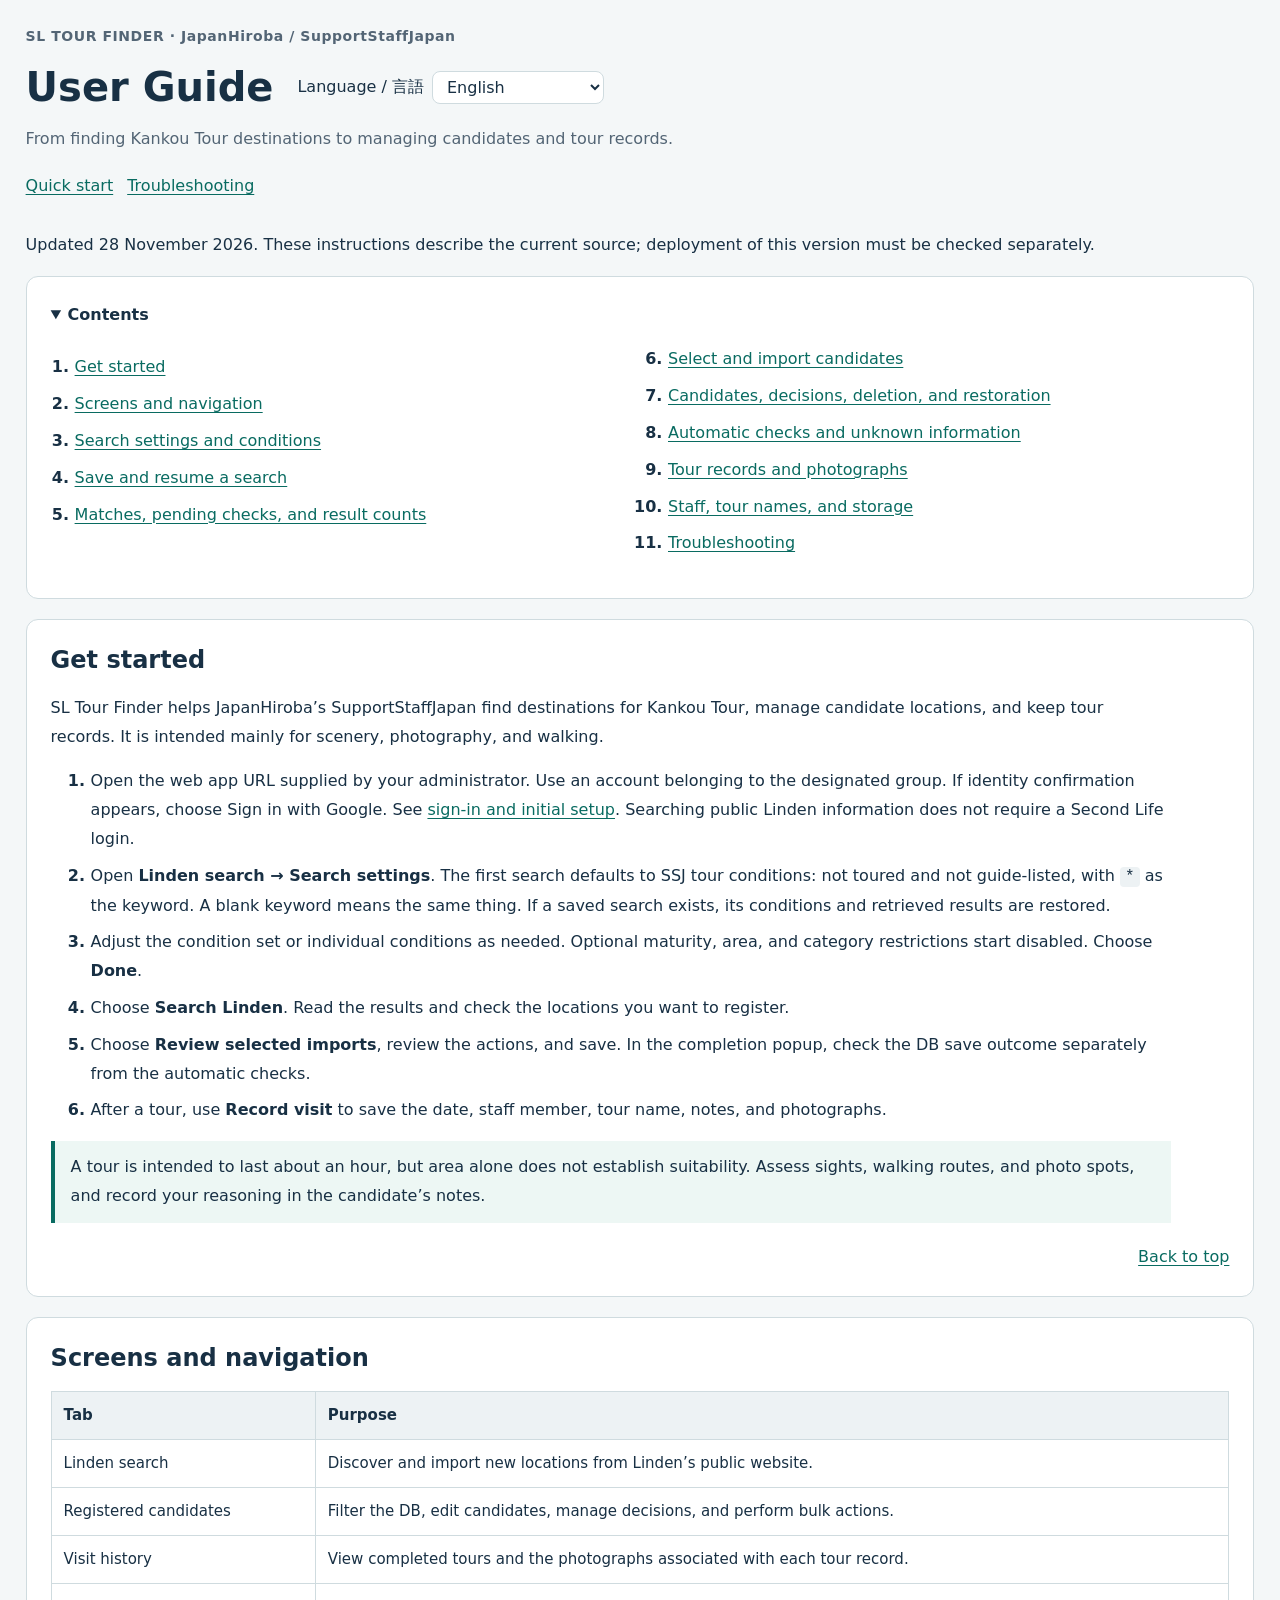
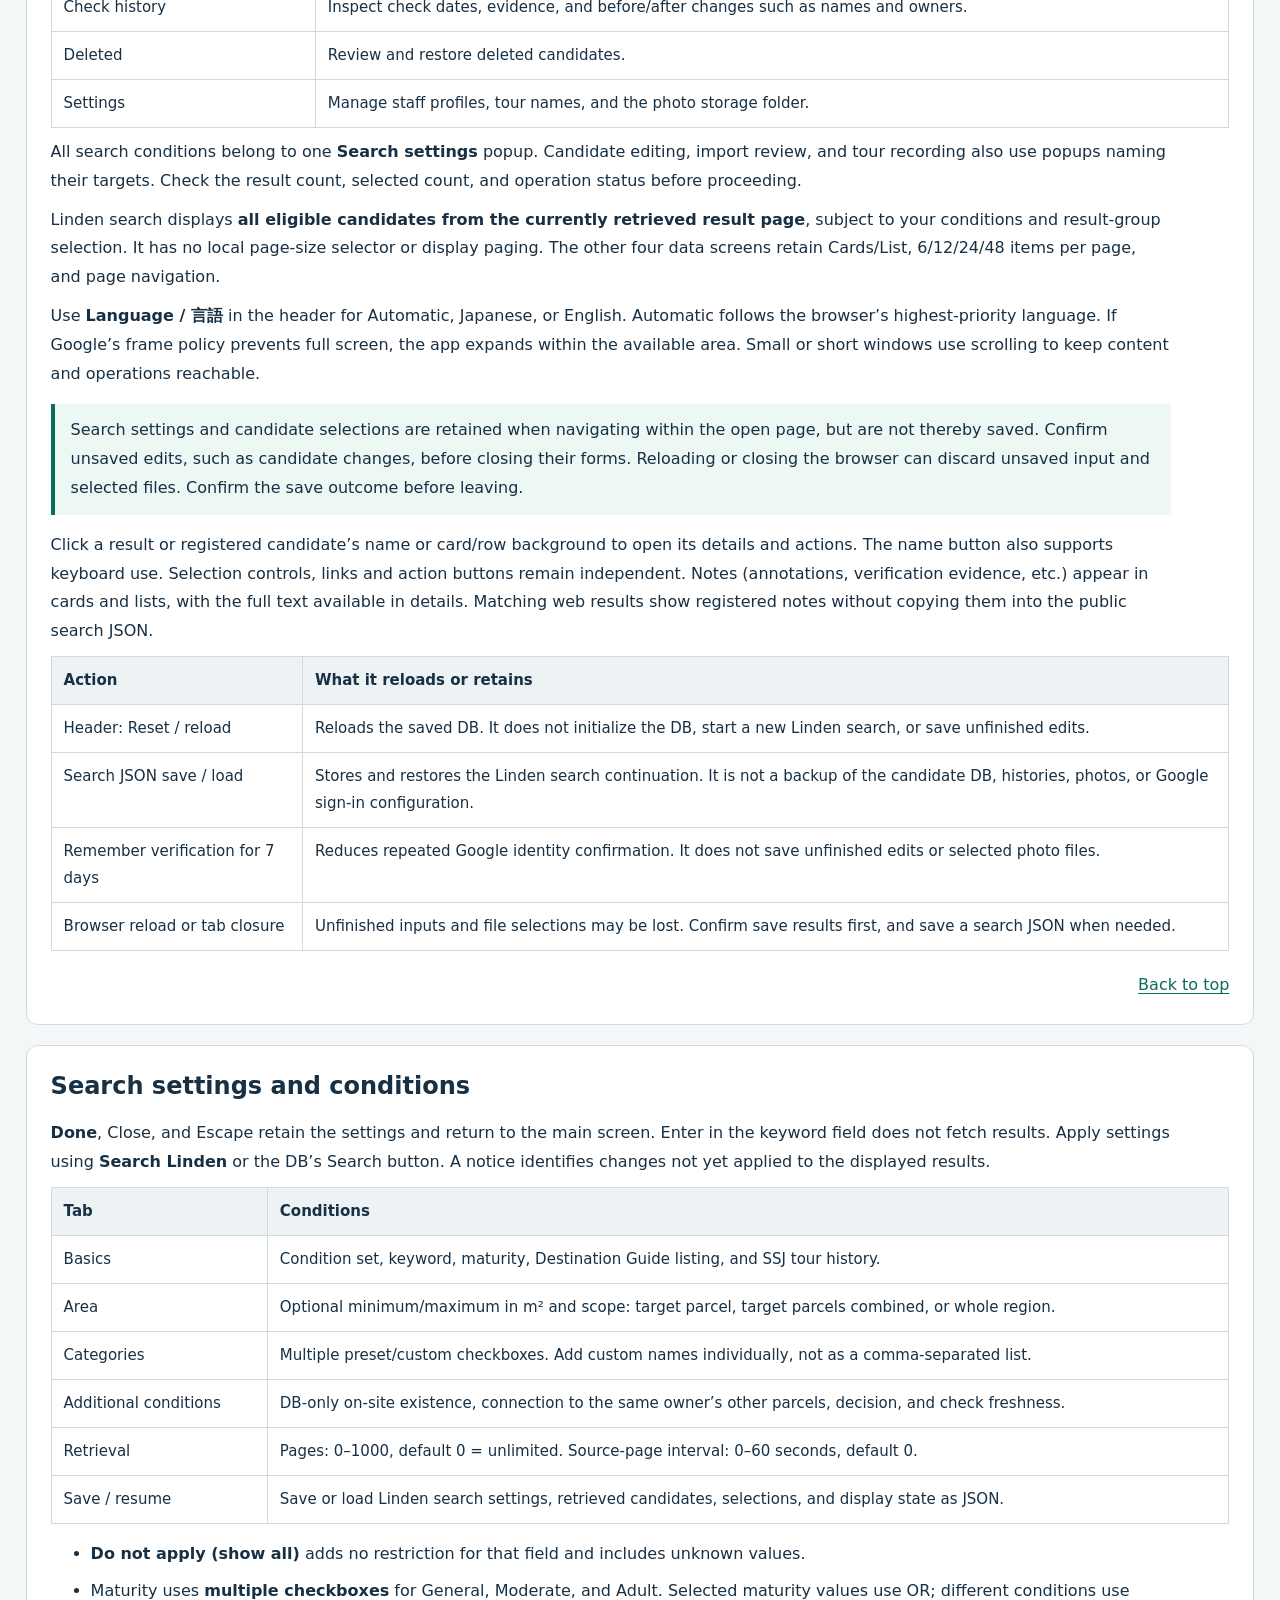
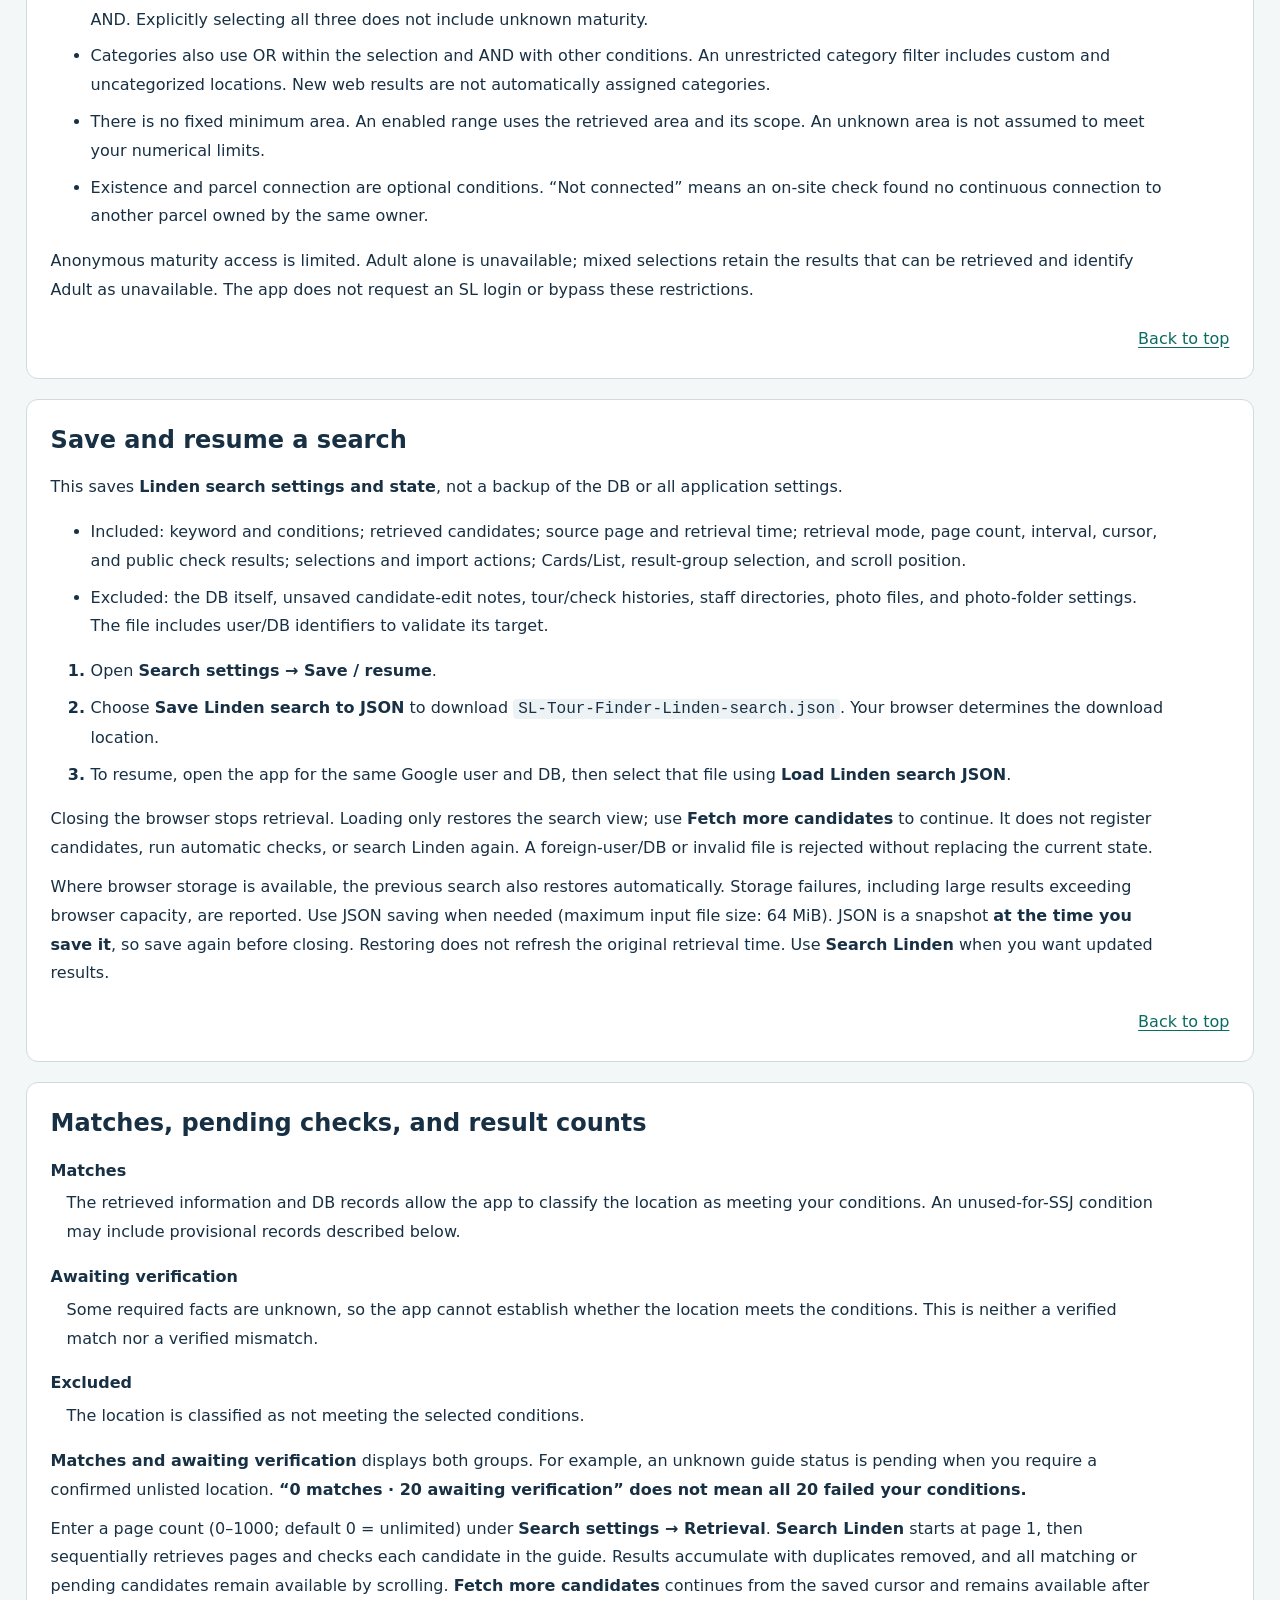
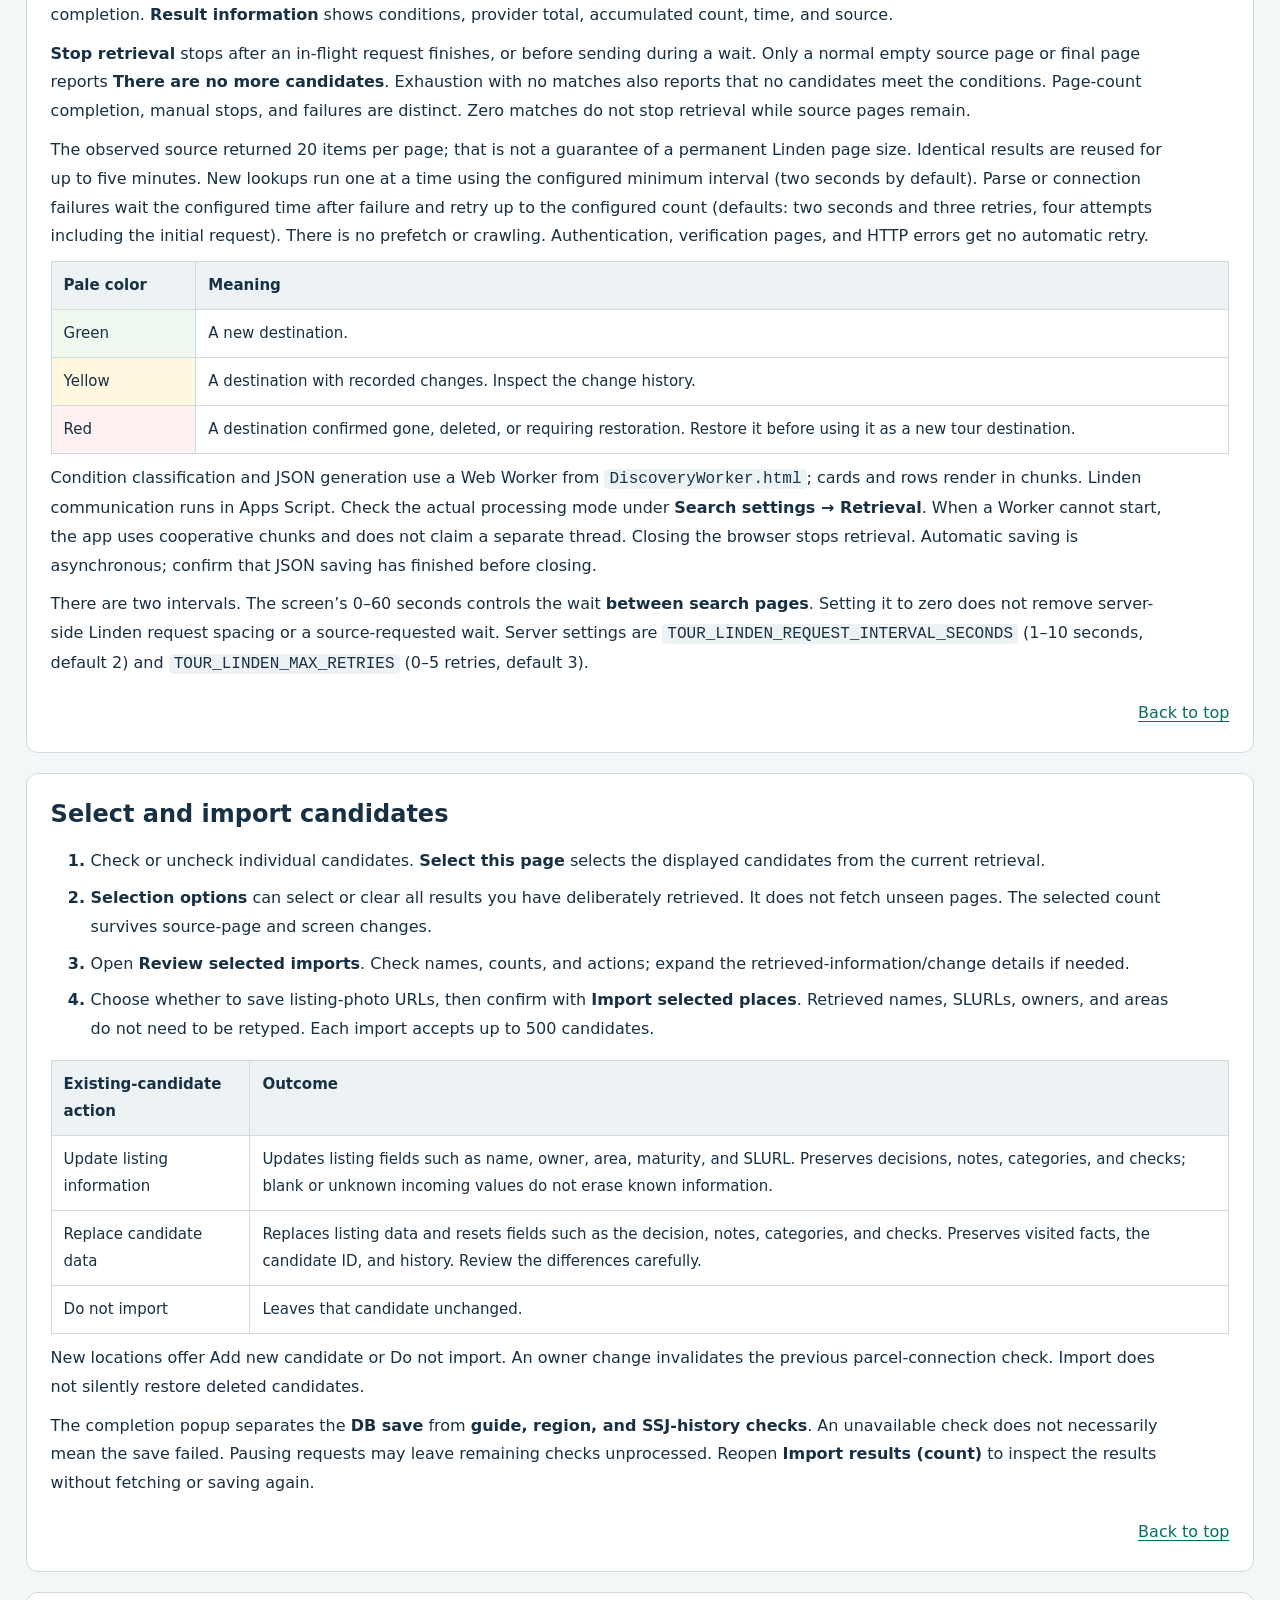
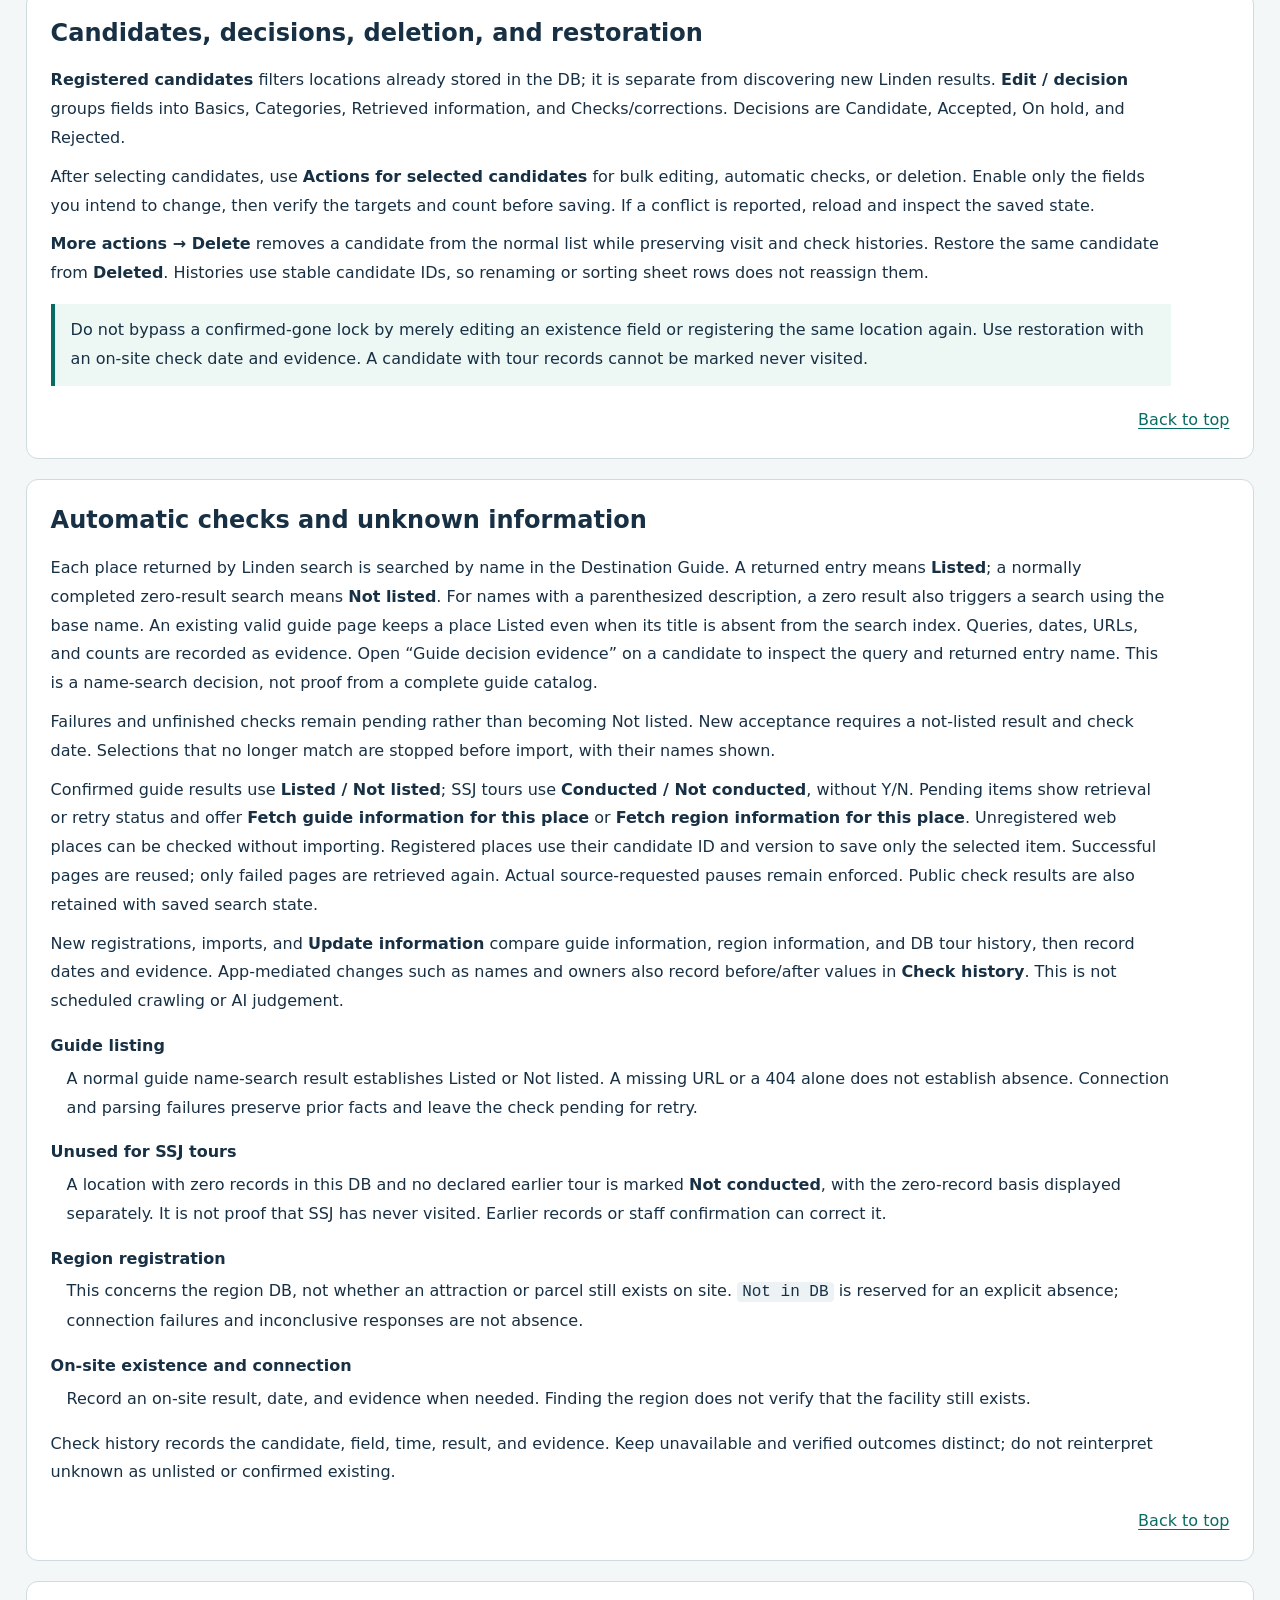
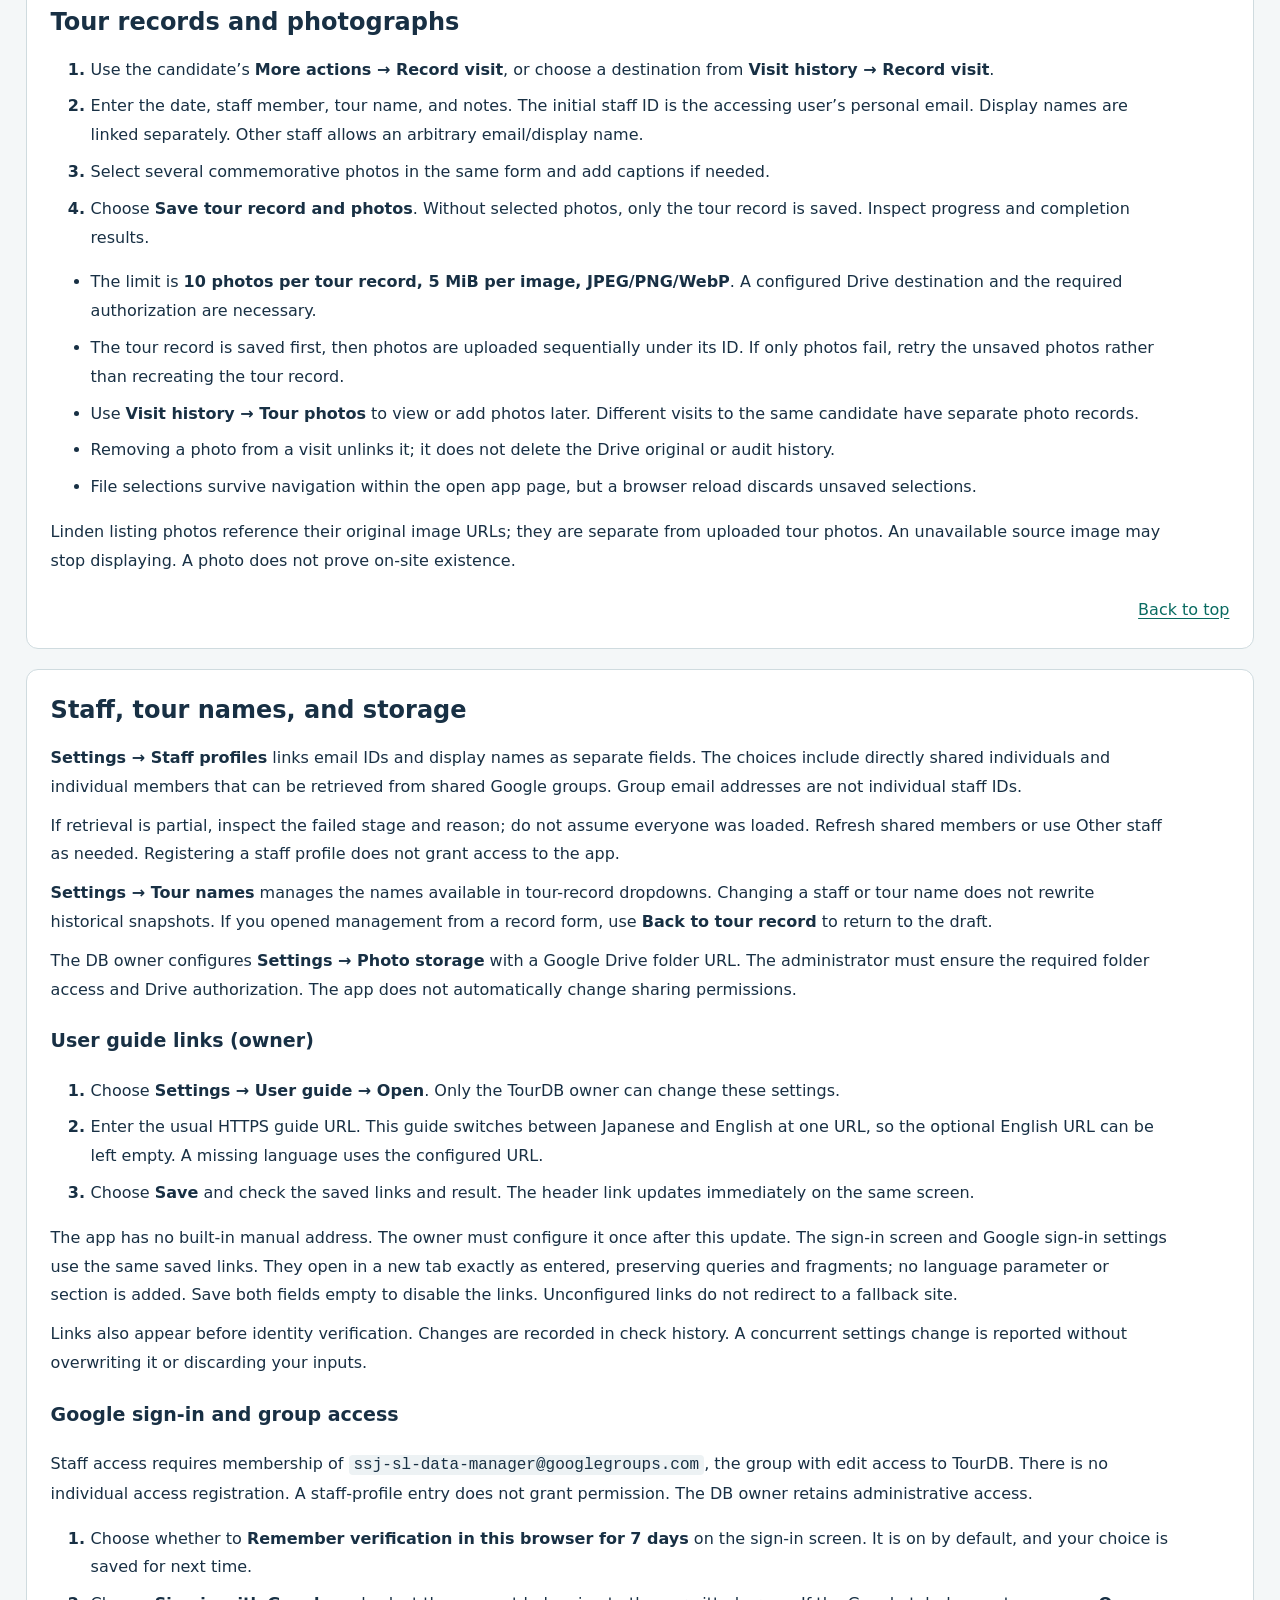
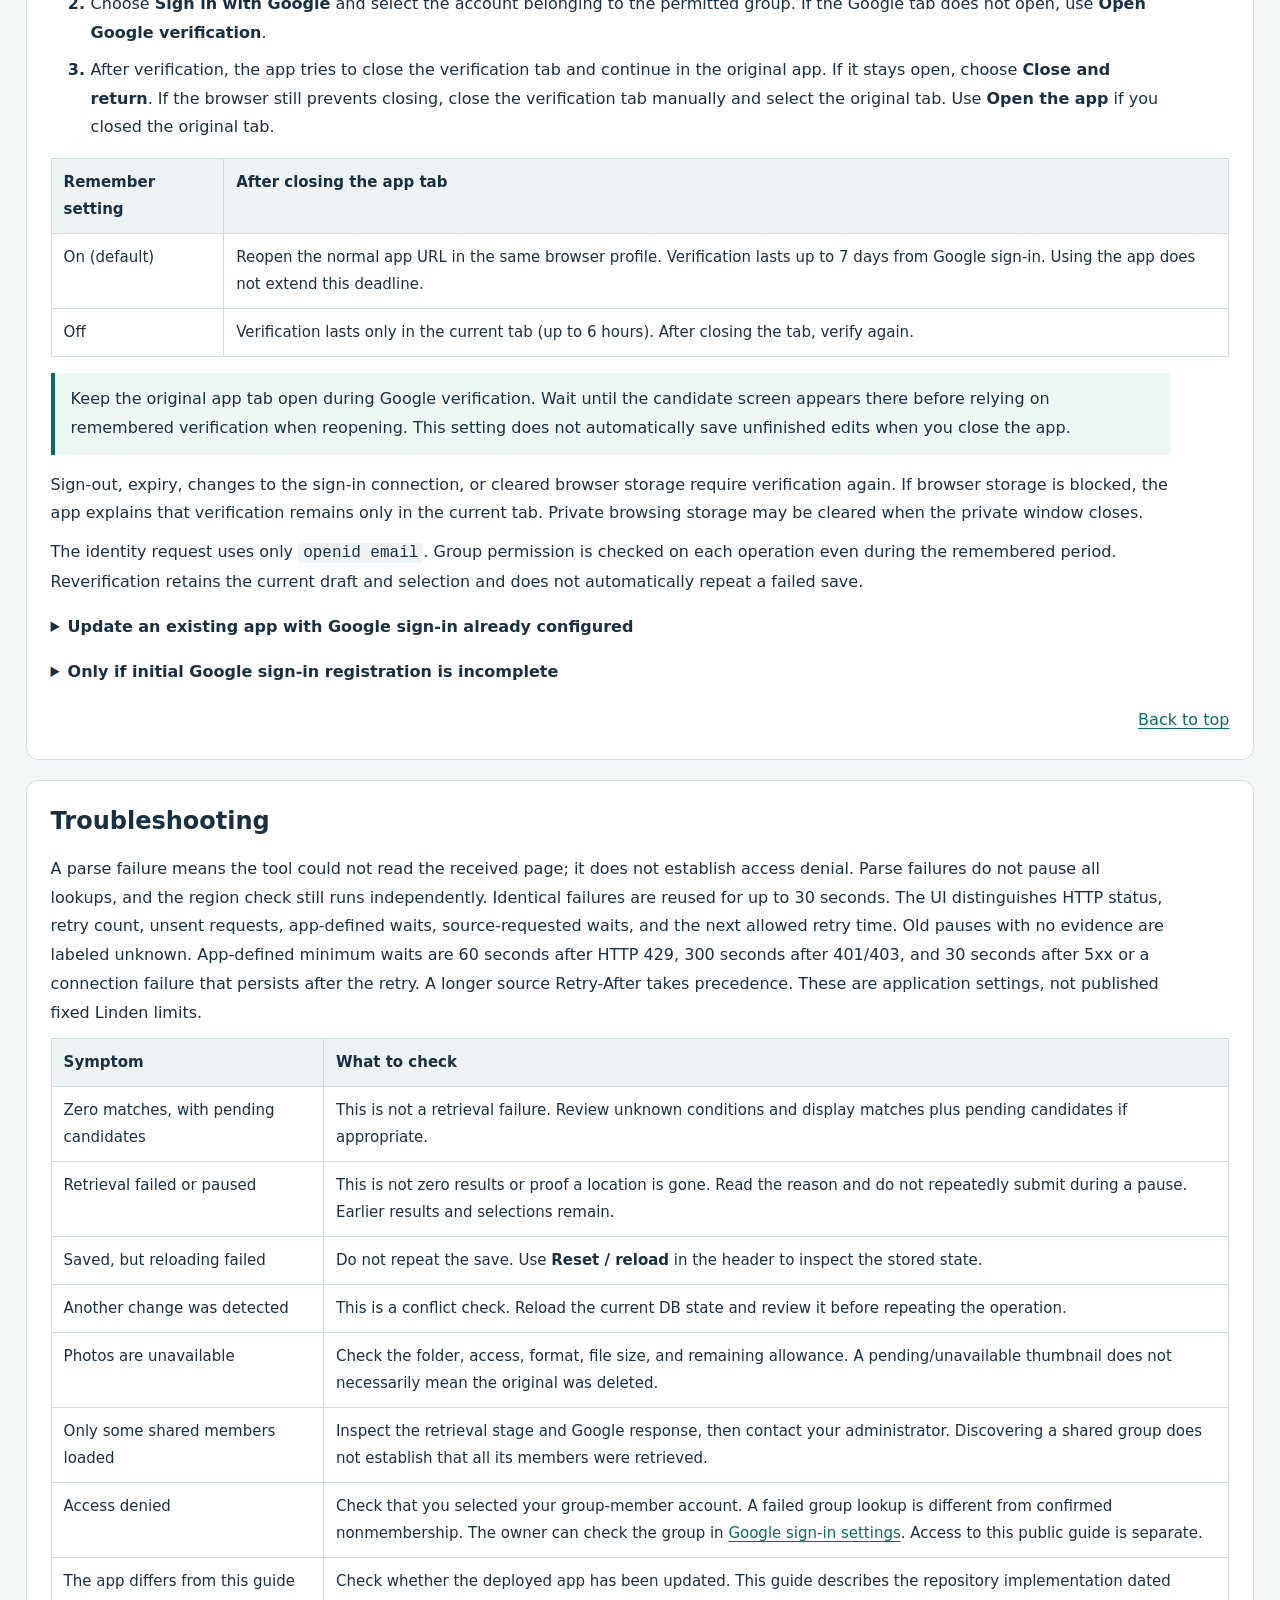
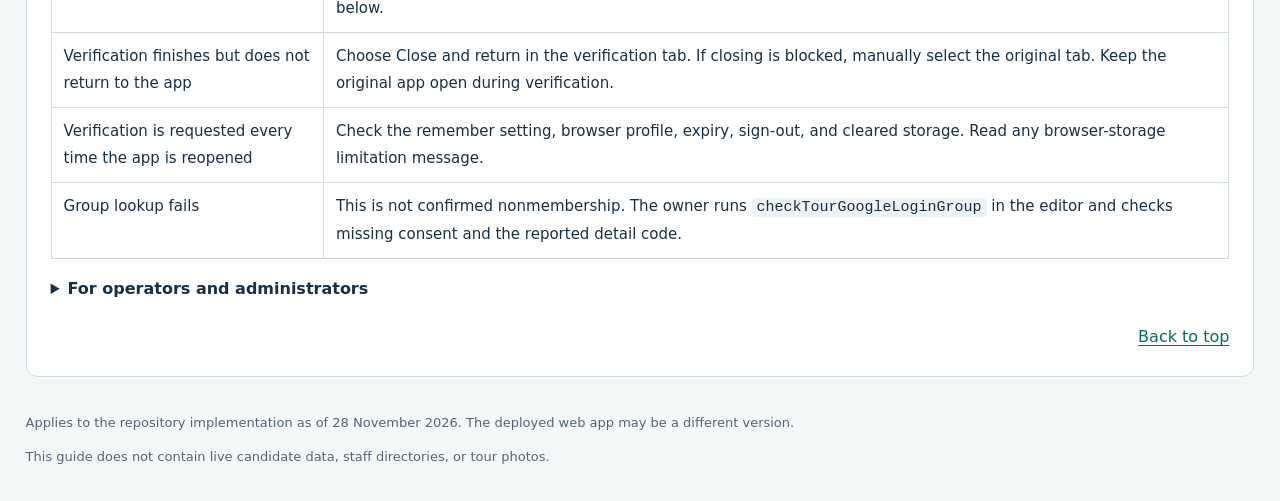
<file: Docs/manual-en.html>
<!doctype html>
<html lang="en"><head><meta charset="utf-8"><meta name="viewport" content="width=device-width,initial-scale=1"><title>SL Tour Finder — User Guide / 取扱説明書</title><link rel="canonical" href="index.html"></head><body><p><a href="index.html?lang=en">取扱説明書 / User Guide</a></p><script>const url=new URL('index.html',location.href);url.search=location.search;url.searchParams.set('lang','en');url.hash=location.hash;location.replace(url.href);</script></body></html>
</file>
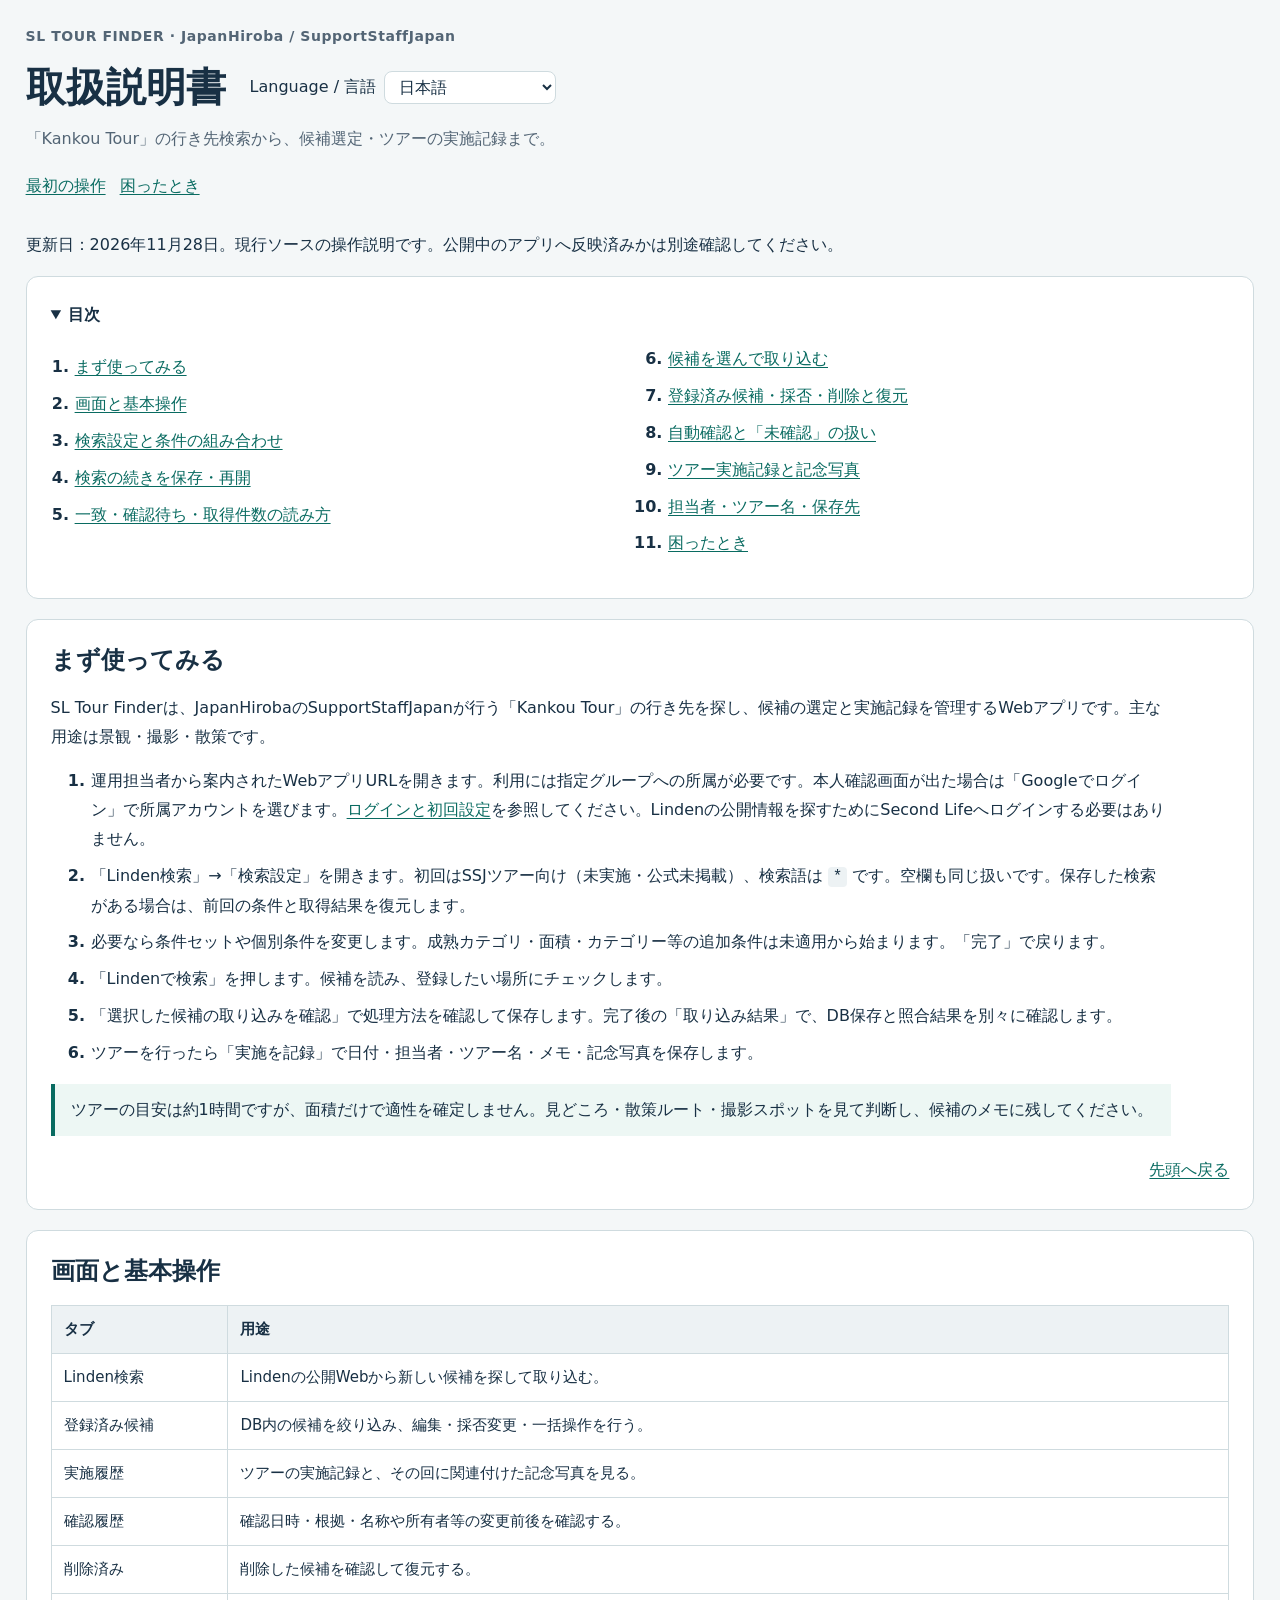
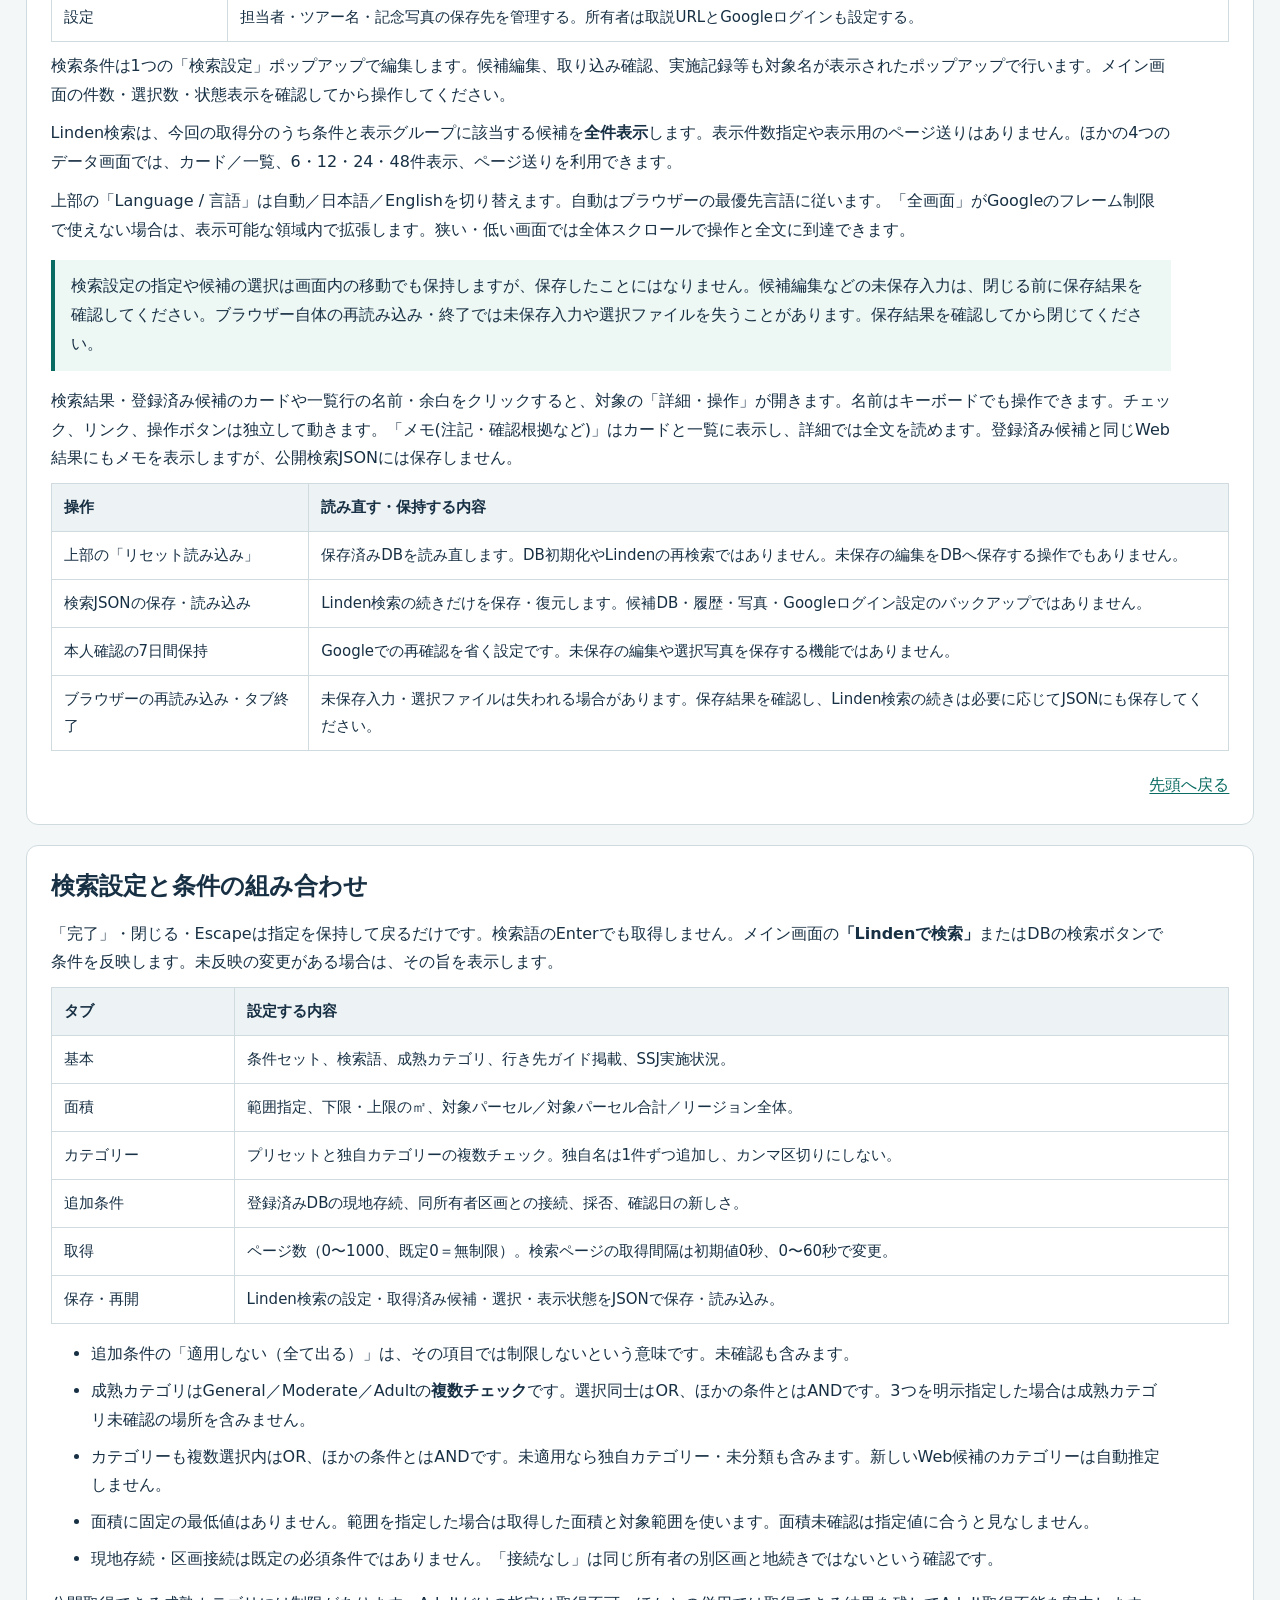
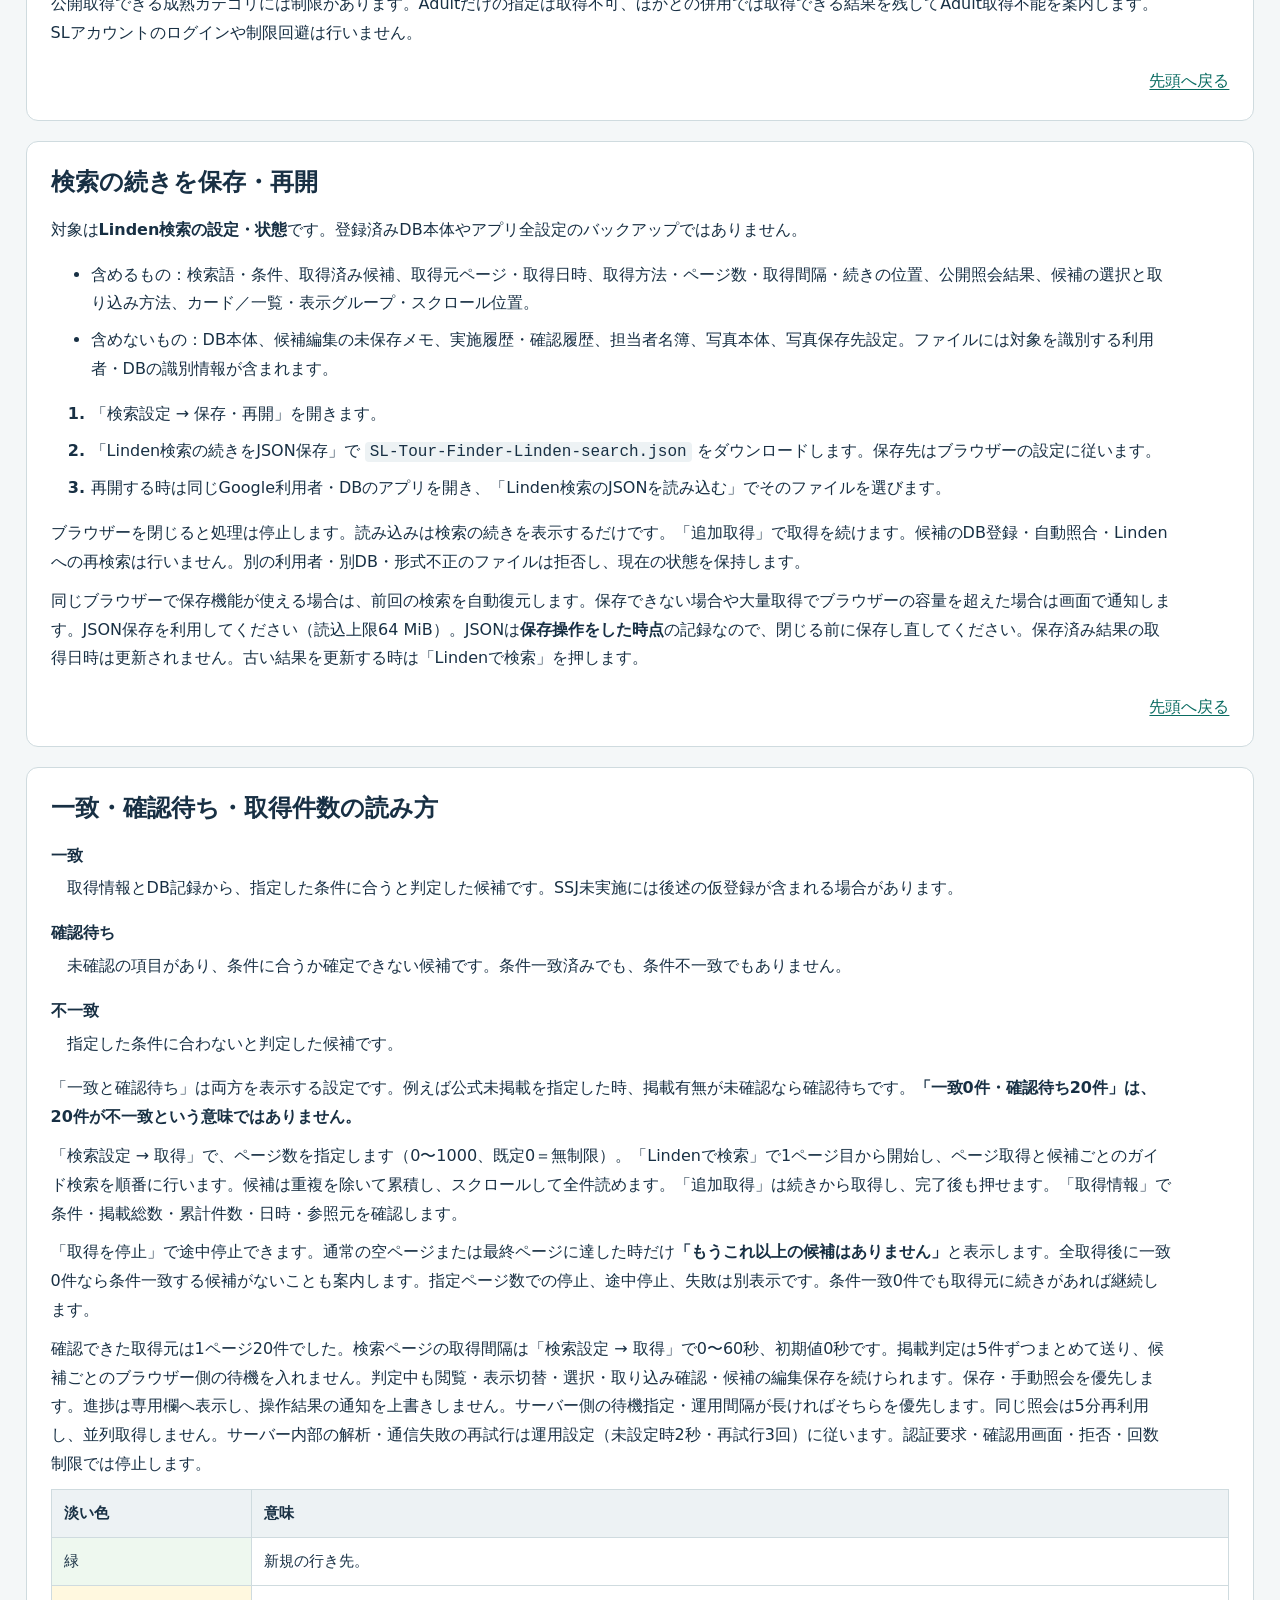
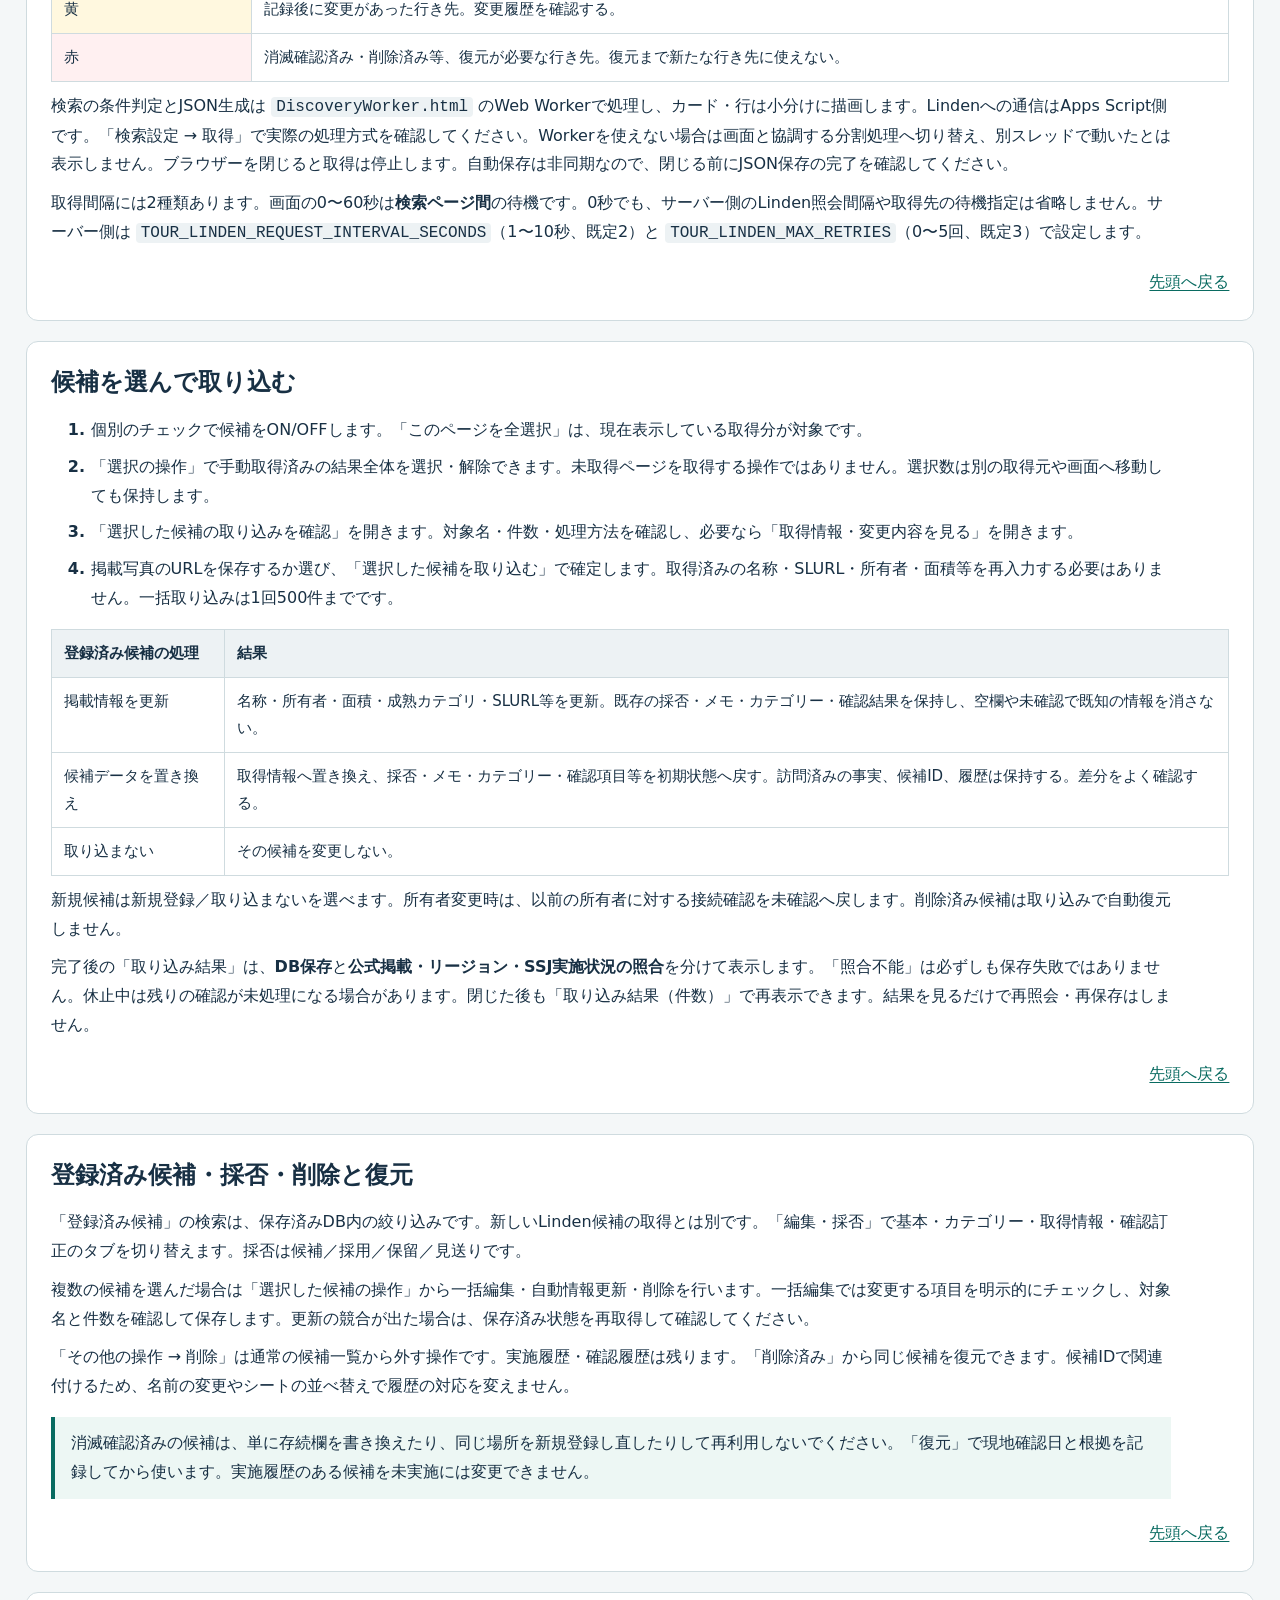
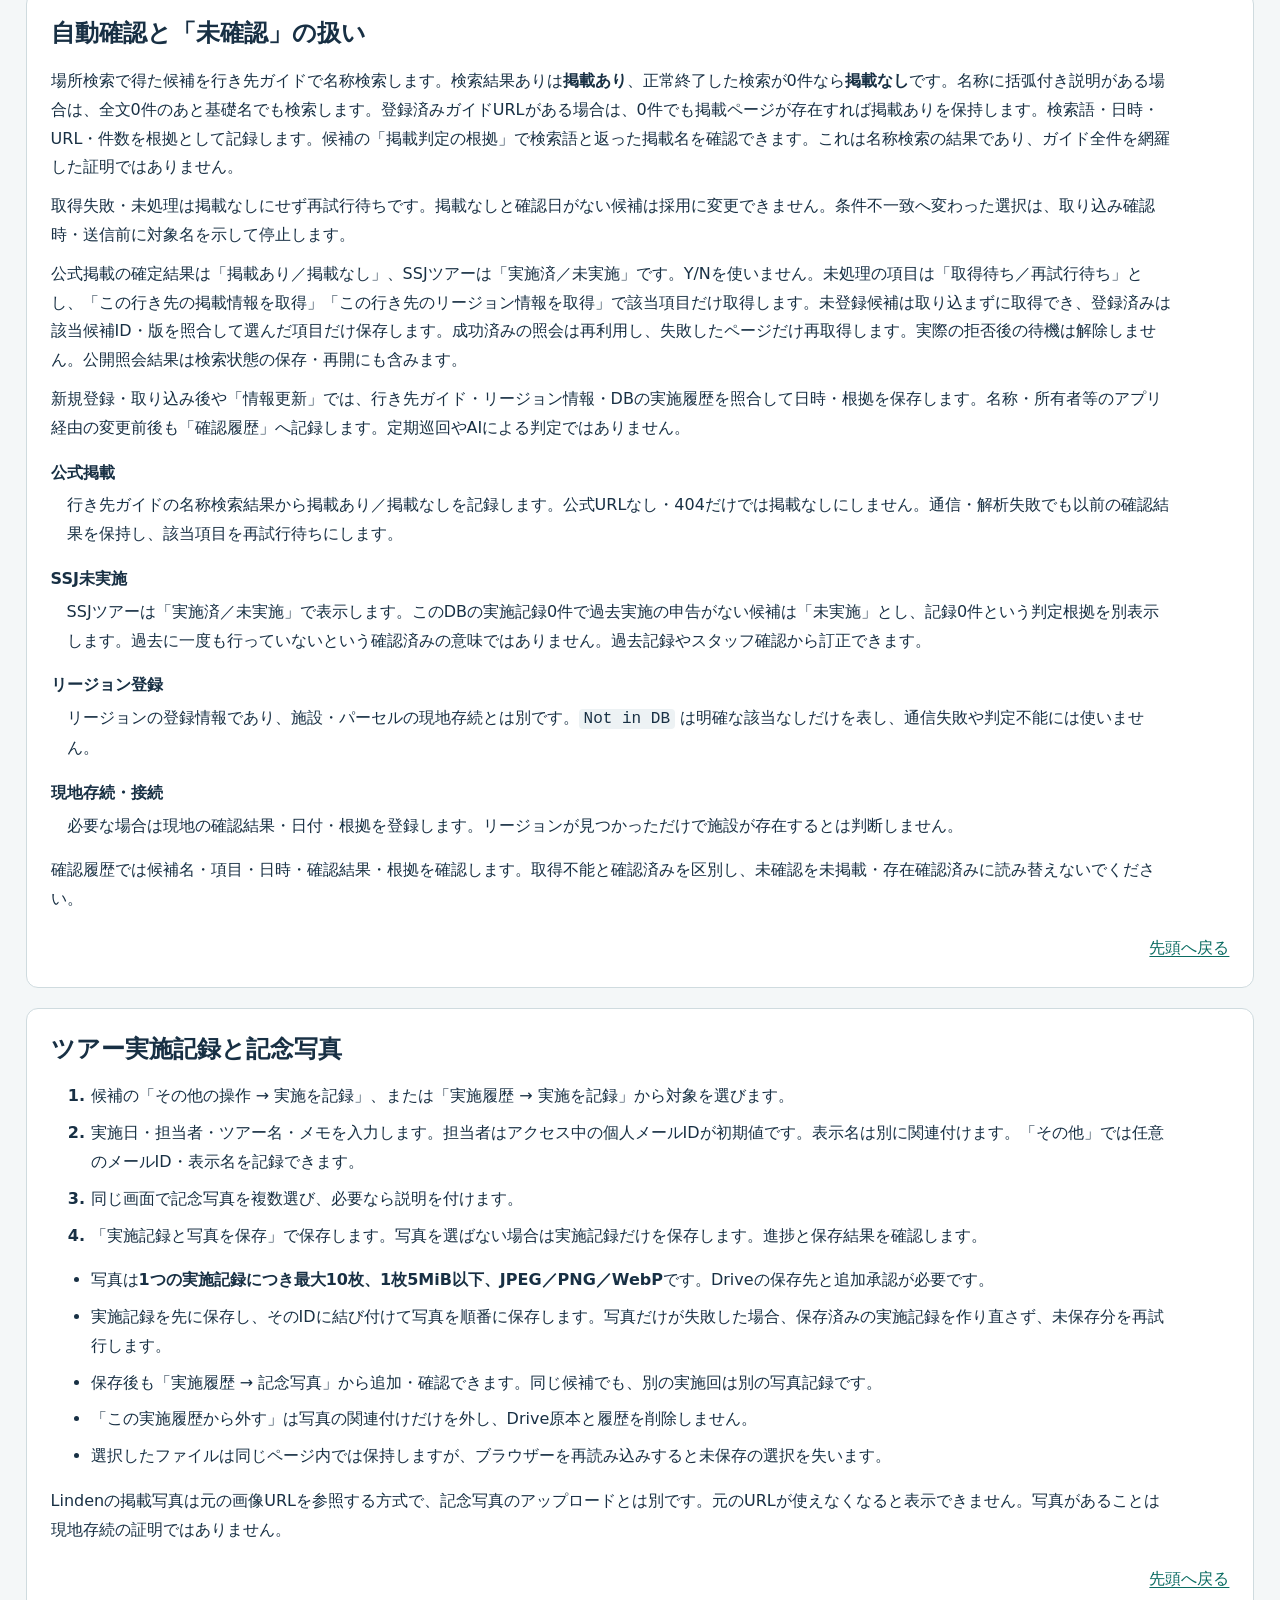
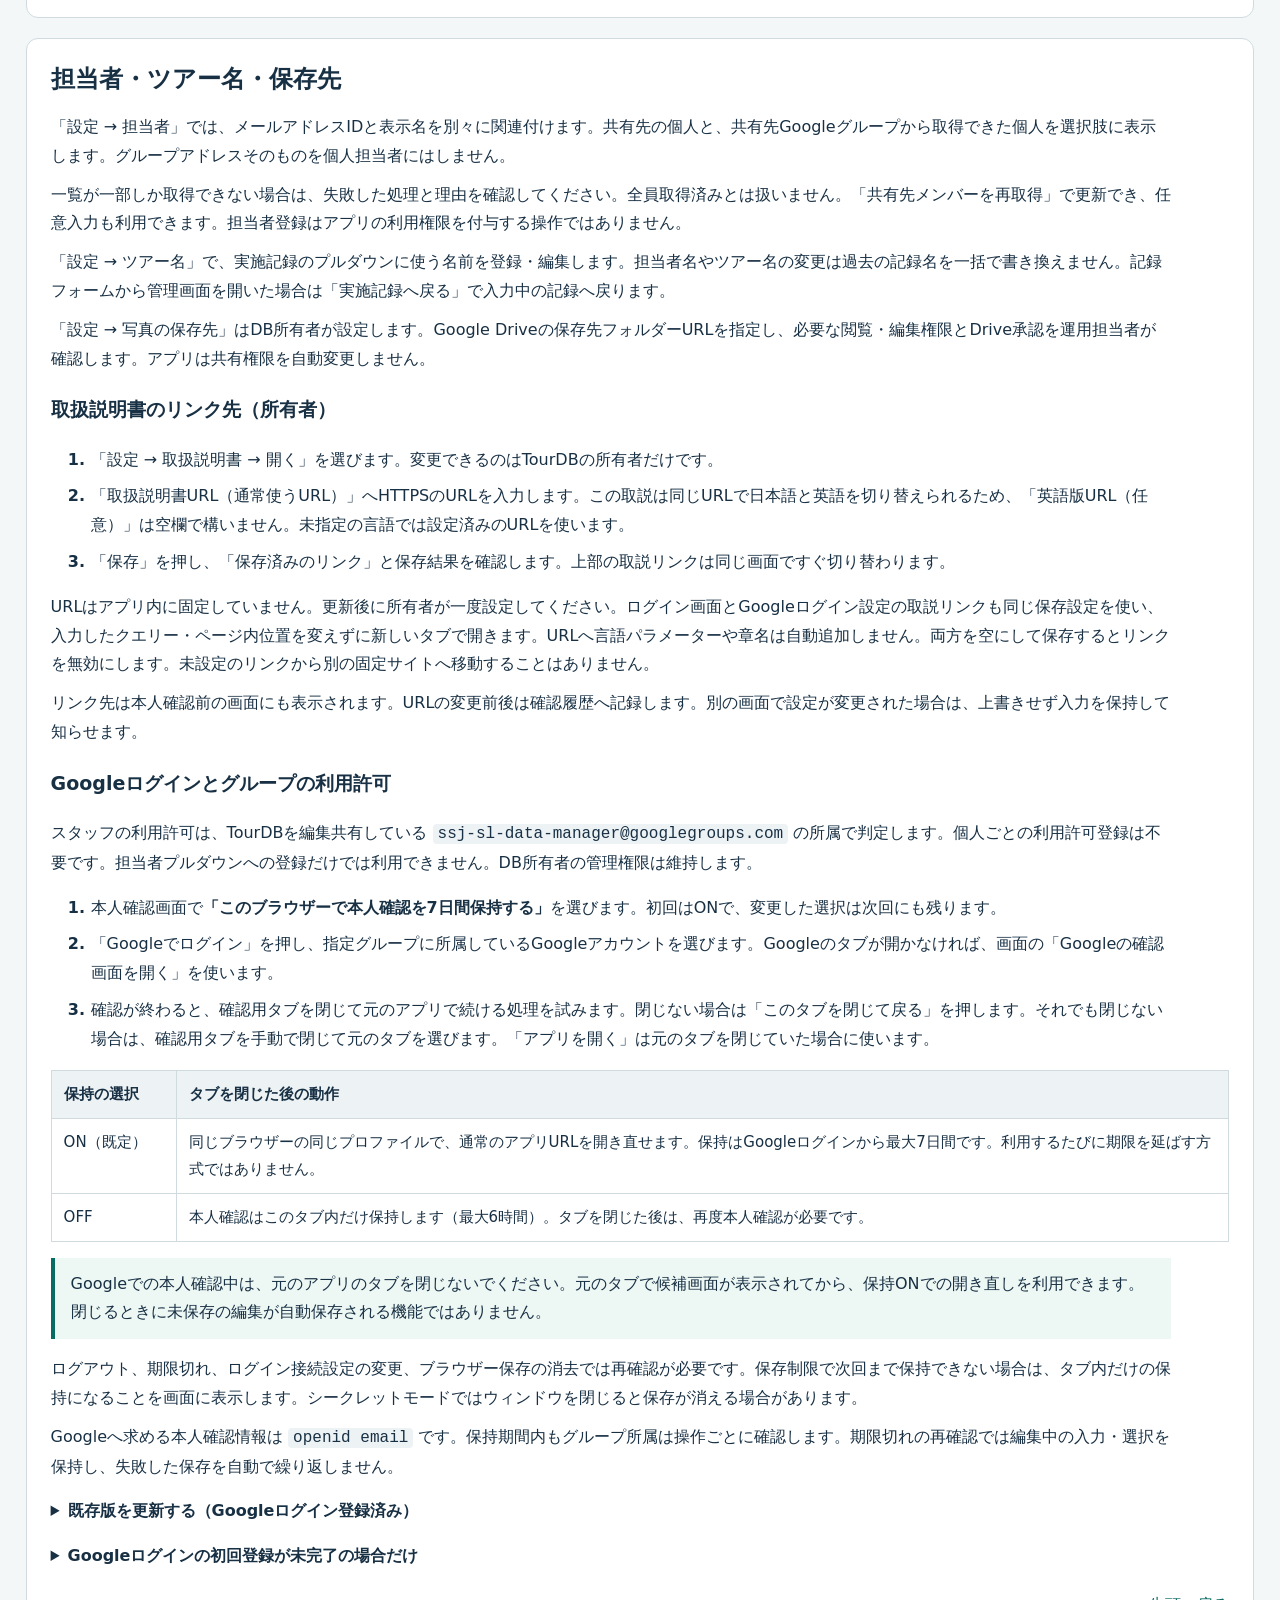
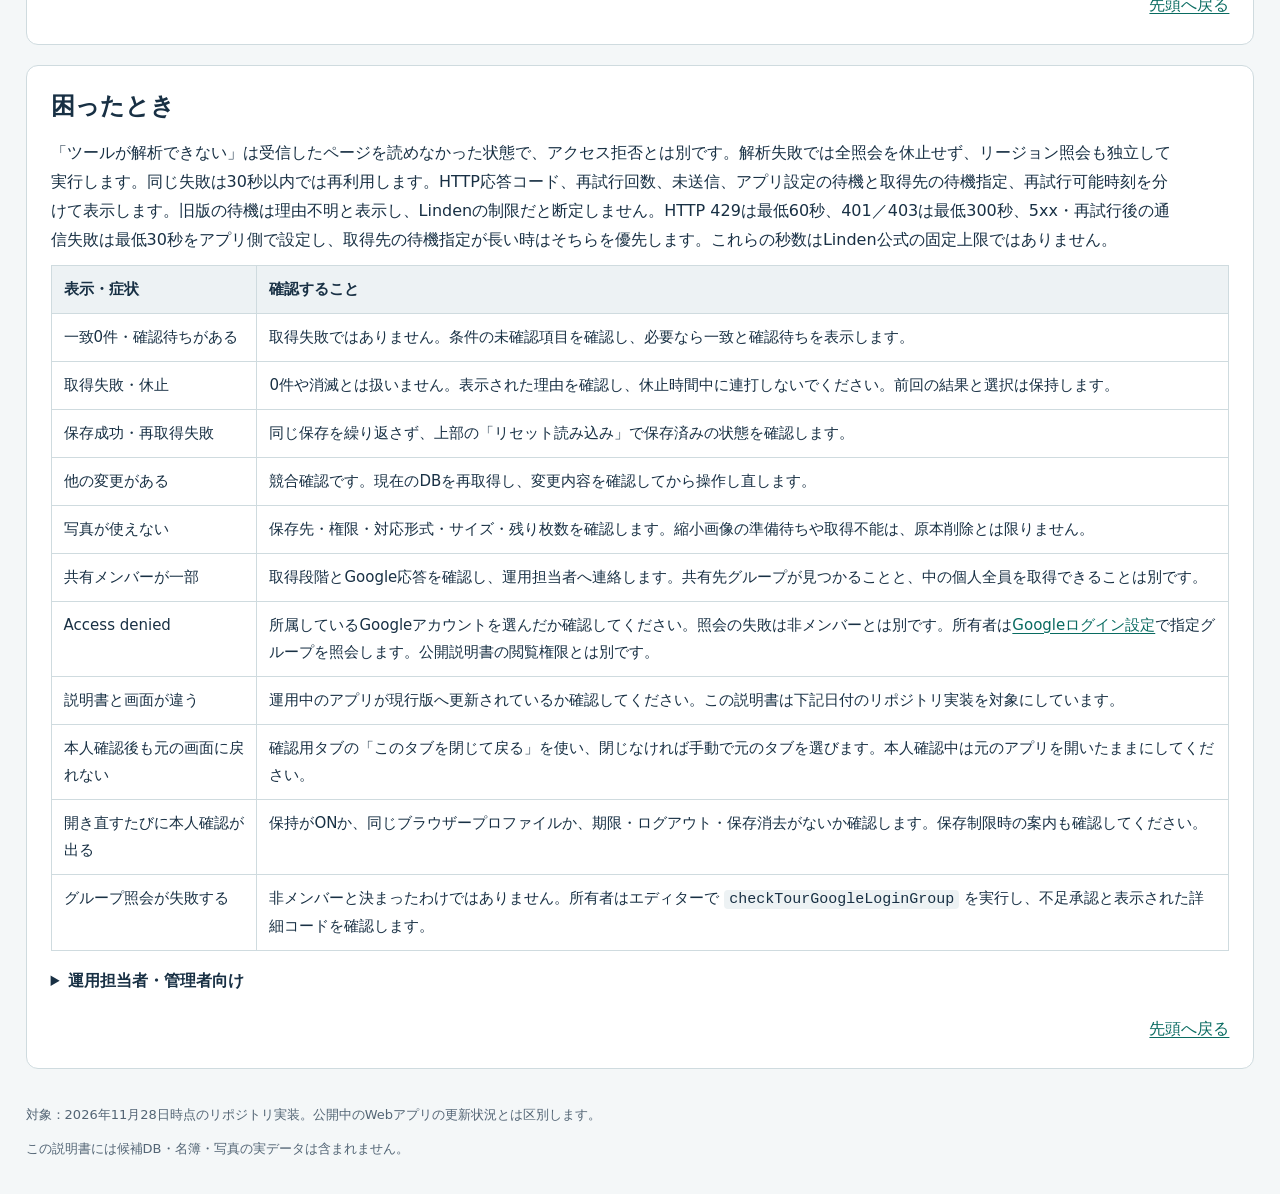
<file: Docs/manual-ja.html>
<!doctype html>
<html lang="ja"><head><meta charset="utf-8"><meta name="viewport" content="width=device-width,initial-scale=1"><title>SL Tour Finder — User Guide / 取扱説明書</title><link rel="canonical" href="index.html"></head><body><p><a href="index.html?lang=ja">取扱説明書 / User Guide</a></p><script>const url=new URL('index.html',location.href);url.search=location.search;url.searchParams.set('lang','ja');url.hash=location.hash;location.replace(url.href);</script></body></html>
</file>
<file: docs/manual.css>
:root{color-scheme:light dark;--bg:#f4f7f8;--paper:#fff;--ink:#183044;--muted:#536575;--line:#cfdbdf;--accent:#096b61}*{box-sizing:border-box}html{scroll-behavior:smooth;scroll-padding-top:1rem}body{margin:0;background:var(--bg);color:var(--ink);font:16px/1.8 system-ui,-apple-system,"Segoe UI",sans-serif}a{color:var(--accent);text-underline-offset:3px}a:focus-visible,summary:focus-visible{outline:3px solid var(--accent);outline-offset:4px}header,main,footer{width:auto;margin:0 clamp(16px,2vw,32px)}header{padding:24px 0 20px}header nav{display:flex;gap:14px;flex-wrap:wrap;align-items:center}.brand{font-size:14px;font-weight:700;letter-spacing:.04em;color:var(--muted)}h1{font-size:clamp(26px,5vw,40px);line-height:1.3;margin:12px 0}h2{font-size:24px;line-height:1.4;margin:0 0 16px}h3{font-size:19px}.subtitle{color:var(--muted);margin:0 0 18px}.language{display:inline-block;padding:5px 13px;border:1px solid var(--line);border-radius:8px;text-decoration:none;background:var(--paper)}main>section,.toc{padding:24px;background:var(--paper);border:1px solid var(--line);border-radius:12px;margin-bottom:20px}.toc summary,details summary{font-weight:700;cursor:pointer}.toc ol{columns:2;column-gap:32px;padding-left:24px}.toc li{break-inside:avoid;margin-bottom:4px}p{margin:10px 0}li{margin:8px 0}li::marker{font-weight:600}aside{margin:16px 0;padding:12px 16px;border-left:4px solid var(--accent);background:#edf7f4}.table-wrap{overflow-x:auto}table{width:100%;border-collapse:collapse;font-size:15px}th,td{text-align:left;vertical-align:top;padding:10px 12px;border:1px solid var(--line)}th{background:#edf2f4}td:first-child{min-width:125px}dt{font-weight:700;margin-top:16px}dd{margin:4px 0 12px 16px}code{font-family:ui-monospace,monospace;background:#edf2f4;border-radius:4px;padding:1px 5px}details{margin:16px 0}footer{font-size:13px;color:var(--muted);padding:4px 0 32px}.back{display:block;text-align:right;margin-top:20px}.new{background:#eef8ef}.changed{background:#fff8df}.gone{background:#fff0f1}.skip{position:absolute;left:8px;top:-80px;padding:8px;background:var(--paper);z-index:10}.skip:focus{top:8px}@media(max-width:600px){header{padding-top:20px}main>section,.toc{padding:18px}.toc ol{columns:1}h2{font-size:21px}td,th{padding:8px}body{font-size:15px}}@media(prefers-reduced-motion:reduce){html{scroll-behavior:auto}}@media(prefers-color-scheme:dark){:root{--bg:#111c24;--paper:#1b2b37;--ink:#e4eef2;--muted:#b6c6cf;--line:#405461;--accent:#78ddc6}th,code{background:#253945}aside{background:#203c38}.new{background:#254231}.changed{background:#493f23}.gone{background:#492e35}}@media print{body{background:white;color:black;font-size:11pt}.skip,header nav,.back{display:none}header,main,footer{width:100%}main>section{border:0;border-radius:0;padding:0;margin:18pt 0}.toc{break-after:page}h2,h3,dt{break-after:avoid}a{color:inherit}table{font-size:10pt}tr{break-inside:avoid}}

.guide-heading{display:flex;flex-wrap:wrap;align-items:center;justify-content:flex-start;gap:12px 24px;margin:12px 0}.guide-heading h1{margin:0}.guide-toolbar{display:flex;flex-wrap:wrap;align-items:center;justify-content:flex-start;gap:8px;padding:0;background:none;border:0}.guide-toolbar select{font:inherit;color:var(--ink);background:var(--paper);border:1px solid var(--line);border-radius:8px;padding:5px 10px;max-width:100%}.guide-toolbar select:focus-visible{outline:3px solid var(--accent);outline-offset:3px}main>section>p,main>section>ol,main>section>ul,main>section>dl,main>section>aside,main>section>details{max-width:1120px}html{scroll-padding-top:16px}@media(max-width:600px){.guide-heading{align-items:flex-start;flex-direction:column;gap:10px}.guide-toolbar{font-size:14px}}@media print{.guide-toolbar{display:none}header,main,footer{margin:0}}
</file>
<file: Docs/manual.css>
:root{color-scheme:light dark;--bg:#f4f7f8;--paper:#fff;--ink:#183044;--muted:#536575;--line:#cfdbdf;--accent:#096b61}*{box-sizing:border-box}html{scroll-behavior:smooth;scroll-padding-top:1rem}body{margin:0;background:var(--bg);color:var(--ink);font:16px/1.8 system-ui,-apple-system,"Segoe UI",sans-serif}a{color:var(--accent);text-underline-offset:3px}a:focus-visible,summary:focus-visible{outline:3px solid var(--accent);outline-offset:4px}header,main,footer{width:auto;margin:0 clamp(16px,2vw,32px)}header{padding:24px 0 20px}header nav{display:flex;gap:14px;flex-wrap:wrap;align-items:center}.brand{font-size:14px;font-weight:700;letter-spacing:.04em;color:var(--muted)}h1{font-size:clamp(26px,5vw,40px);line-height:1.3;margin:12px 0}h2{font-size:24px;line-height:1.4;margin:0 0 16px}h3{font-size:19px}.subtitle{color:var(--muted);margin:0 0 18px}.language{display:inline-block;padding:5px 13px;border:1px solid var(--line);border-radius:8px;text-decoration:none;background:var(--paper)}main>section,.toc{padding:24px;background:var(--paper);border:1px solid var(--line);border-radius:12px;margin-bottom:20px}.toc summary,details summary{font-weight:700;cursor:pointer}.toc ol{columns:2;column-gap:32px;padding-left:24px}.toc li{break-inside:avoid;margin-bottom:4px}p{margin:10px 0}li{margin:8px 0}li::marker{font-weight:600}aside{margin:16px 0;padding:12px 16px;border-left:4px solid var(--accent);background:#edf7f4}.table-wrap{overflow-x:auto}table{width:100%;border-collapse:collapse;font-size:15px}th,td{text-align:left;vertical-align:top;padding:10px 12px;border:1px solid var(--line)}th{background:#edf2f4}td:first-child{min-width:125px}dt{font-weight:700;margin-top:16px}dd{margin:4px 0 12px 16px}code{font-family:ui-monospace,monospace;background:#edf2f4;border-radius:4px;padding:1px 5px}details{margin:16px 0}footer{font-size:13px;color:var(--muted);padding:4px 0 32px}.back{display:block;text-align:right;margin-top:20px}.new{background:#eef8ef}.changed{background:#fff8df}.gone{background:#fff0f1}.skip{position:absolute;left:8px;top:-80px;padding:8px;background:var(--paper);z-index:10}.skip:focus{top:8px}@media(max-width:600px){header{padding-top:20px}main>section,.toc{padding:18px}.toc ol{columns:1}h2{font-size:21px}td,th{padding:8px}body{font-size:15px}}@media(prefers-reduced-motion:reduce){html{scroll-behavior:auto}}@media(prefers-color-scheme:dark){:root{--bg:#111c24;--paper:#1b2b37;--ink:#e4eef2;--muted:#b6c6cf;--line:#405461;--accent:#78ddc6}th,code{background:#253945}aside{background:#203c38}.new{background:#254231}.changed{background:#493f23}.gone{background:#492e35}}@media print{body{background:white;color:black;font-size:11pt}.skip,header nav,.back{display:none}header,main,footer{width:100%}main>section{border:0;border-radius:0;padding:0;margin:18pt 0}.toc{break-after:page}h2,h3,dt{break-after:avoid}a{color:inherit}table{font-size:10pt}tr{break-inside:avoid}}

.guide-heading{display:flex;flex-wrap:wrap;align-items:center;justify-content:flex-start;gap:12px 24px;margin:12px 0}.guide-heading h1{margin:0}.guide-toolbar{display:flex;flex-wrap:wrap;align-items:center;justify-content:flex-start;gap:8px;padding:0;background:none;border:0}.guide-toolbar select{font:inherit;color:var(--ink);background:var(--paper);border:1px solid var(--line);border-radius:8px;padding:5px 10px;max-width:100%}.guide-toolbar select:focus-visible{outline:3px solid var(--accent);outline-offset:3px}main>section>p,main>section>ol,main>section>ul,main>section>dl,main>section>aside,main>section>details{max-width:1120px}html{scroll-padding-top:16px}@media(max-width:600px){.guide-heading{align-items:flex-start;flex-direction:column;gap:10px}.guide-toolbar{font-size:14px}}@media print{.guide-toolbar{display:none}header,main,footer{margin:0}}
</file>
